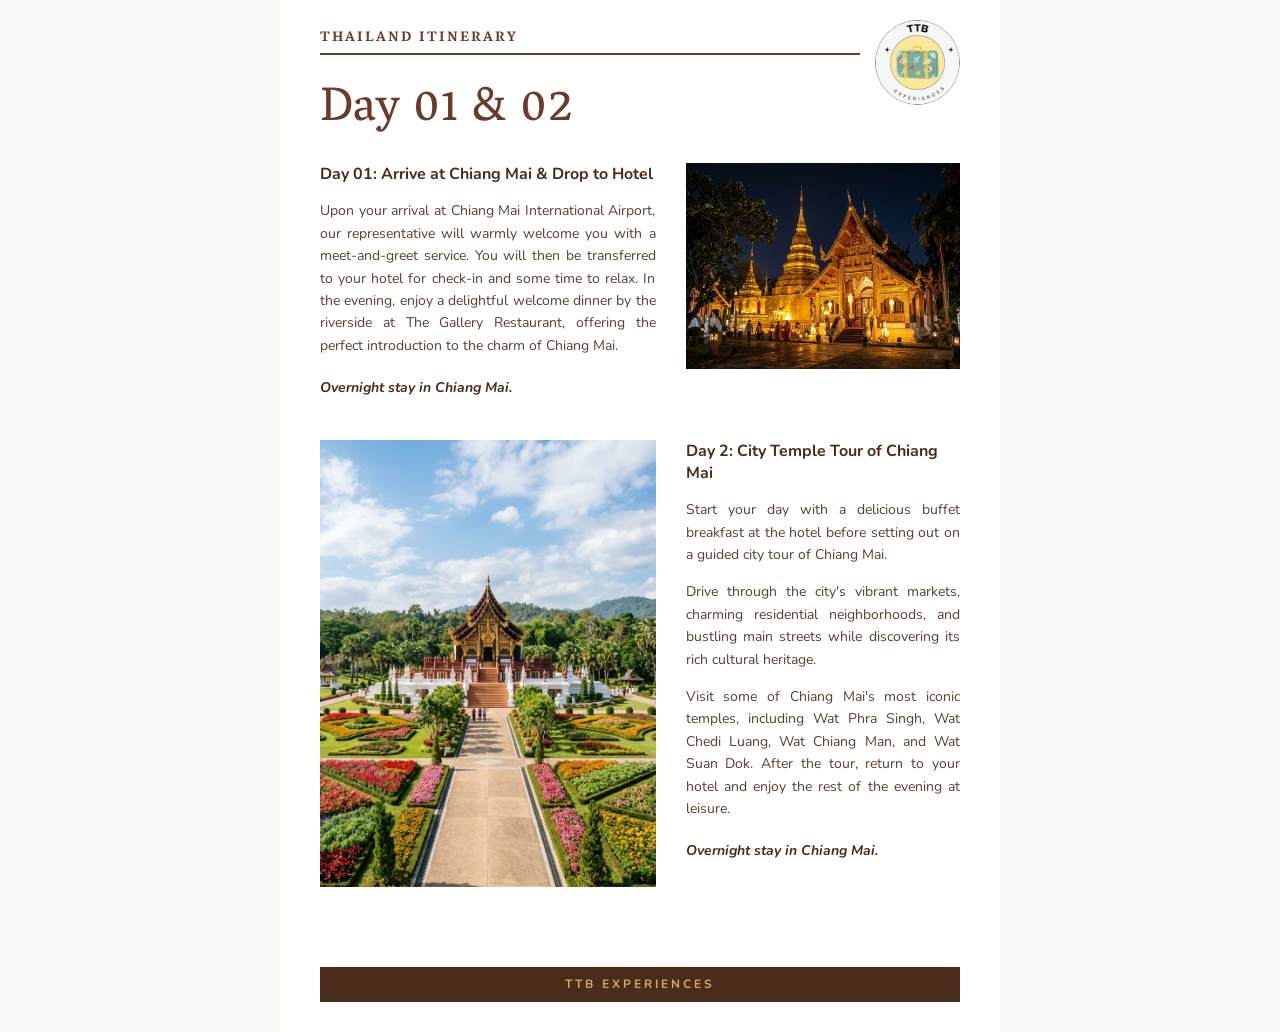
<file: thailand-itinerary/index.html>
<!DOCTYPE html>
<html lang="en">

<head>
  <meta charset="UTF-8">
  <meta name="viewport" content="width=device-width, initial-scale=1.0">
  <meta name="description" id="meta-description" content="Thailand Itinerary">
  <title id="meta-title">Thailand Itinerary | Loading...</title>

  <!-- Fonts -->
  <link rel="preconnect" href="https://fonts.googleapis.com">
  <link rel="preconnect" href="https://fonts.gstatic.com" crossorigin>
  <link
    href="https://fonts.googleapis.com/css2?family=Vesper+Libre:wght@400;500;700;900&family=Nunito:ital,wght@0,400;0,500;0,600;0,700;1,400;1,500;1,600;1,700&family=Playfair+Display:wght@400;700&family=Montserrat:wght@400;700&display=swap"
    rel="stylesheet">

  <!-- Stylesheets (load order per Architecture Doc) -->
  <link rel="stylesheet" href="css/reset.css">
  <link rel="stylesheet" href="css/tokens.css">
  <link rel="stylesheet" href="css/base.css">
  <link rel="stylesheet" href="css/layout.css">
  <link rel="stylesheet" href="css/components/page-header.css">
  <link rel="stylesheet" href="css/components/logo-badge.css">
  <link rel="stylesheet" href="css/components/day-section.css">
  <link rel="stylesheet" href="css/components/page-footer.css">
  <link rel="stylesheet" href="css/utilities.css">
  <link rel="stylesheet" href="css/responsive.css">

  <!-- JavaScript -->
  <script src="js/main.js" defer></script>
  <script src="js/data-loader.js" defer></script>
</head>

<body class="page">

  <!-- Skip to Content Link (accessible, hidden until focused) -->
  <a class="skip-link" href="#main-content" aria-label="Skip to main content">Skip to main content</a>

  <div class="page__wrapper">

    <!-- ===== HEADER ===== -->
    <header class="page-header">
      <p class="page-header__title" id="page-header-title"></p>
      <div class="page-header__divider"></div>

      <!-- TTB Logo Badge -->
      <div class="logo-badge" role="img" aria-label="TTB Experiences logo">
        <img class="logo-badge__img" src="assets/images/logo-icon.png" alt="TTB Experiences logo" width="85"
          height="85">
      </div>
    </header>

    <!-- ===== MAIN CONTENT ===== -->
    <main id="main-content" class="page__content">

      <!-- Main Day Heading -->
      <h1 class="day-heading" id="main-heading"></h1>

      <!-- Container for dynamic days -->
      <div id="days-container"></div>

      <!-- ===== DAY TEMPLATE ===== -->
      <template id="day-template">
        <section class="day-section" aria-labelledby="">
          
          <div class="day-section__image">
            <img class="day-section__img" src="" alt="" loading="lazy" width="" height="">
          </div>

          <div class="day-section__text">
            <h2 class="day-section__title"></h2>
            <div class="day-section__paragraphs"></div>
            <p class="day-section__callout"></p>
          </div>

        </section>
      </template>

    </main>

    <!-- ===== FOOTER ===== -->
    <footer class="page-footer">
      <p class="page-footer__text" id="page-footer-text"></p>
    </footer>

  </div>

</body>

</html>
</file>
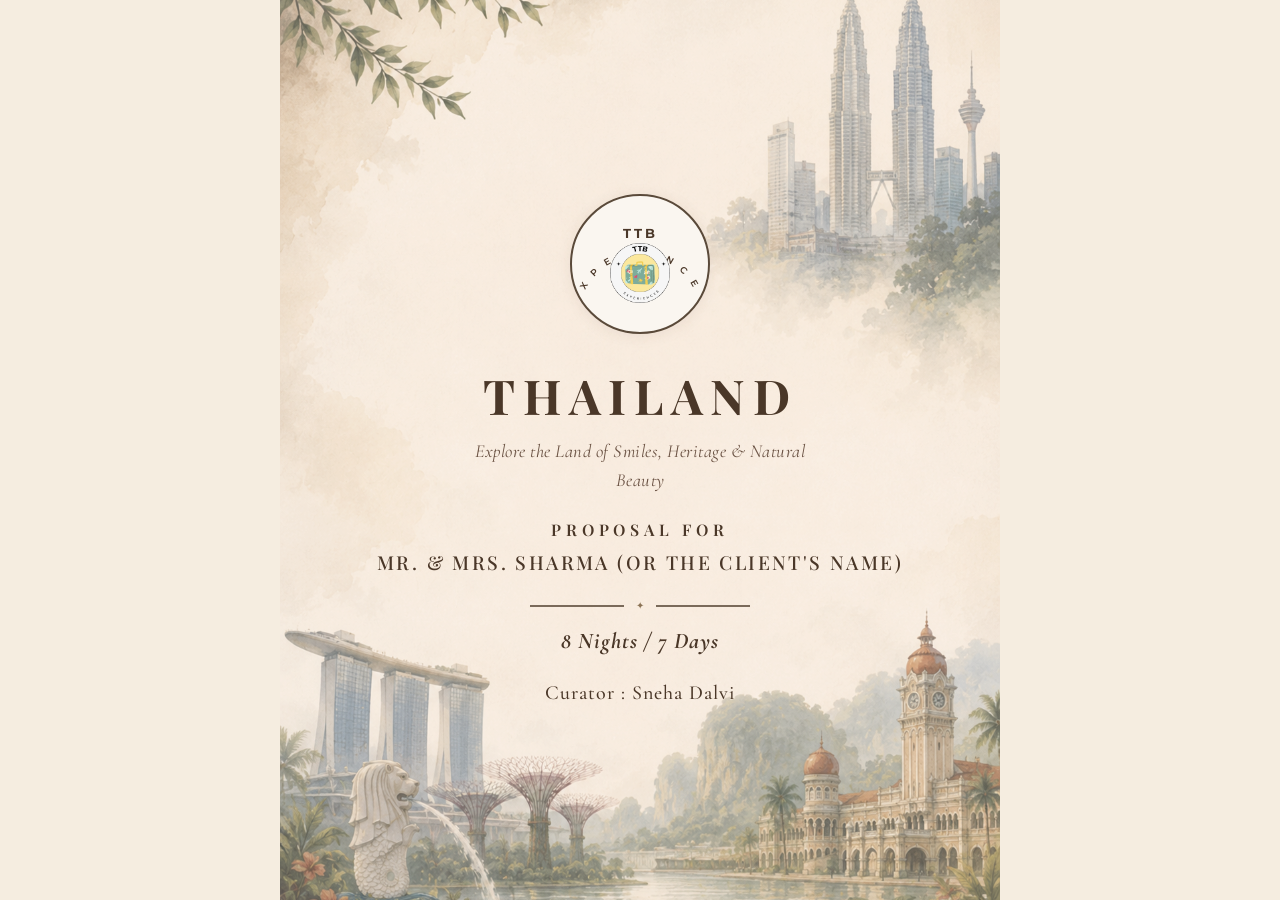
<file: thailand-proposal/index.html>
<!DOCTYPE html>
<html lang="en">
<head>
  <meta charset="UTF-8">
  <meta name="viewport" content="width=device-width, initial-scale=1.0">
  <meta name="description" content="Thailand Travel Proposal - 8 Nights / 7 Days itinerary for Mr. & Mrs. Sharma, curated by Sneha Dalvi. TTB Experiences.">
  <title>Thailand Travel Proposal | TTB Experiences</title>
  <link rel="stylesheet" href="css/styles.css">
</head>
<body>

  <main class="proposal-page" id="proposal-page">

    <!-- Background Watercolor Image -->
    <div class="proposal-page__background" aria-hidden="true">
      <img src="images/background.png" alt="" loading="eager">
    </div>

    <!-- Foreground Content -->
    <div class="proposal-content">

      <!-- Logo -->
      <div class="logo" id="logo" role="img" aria-label="TTB Experiences Logo">
        <!-- Curved "EXPERIENCES" text using SVG -->
        <div class="logo__curved-text-wrapper">
          <svg viewBox="0 0 140 140" xmlns="http://www.w3.org/2000/svg">
            <defs>
              <!-- Arc that curves along the bottom portion of the circle -->
              <path id="curve-bottom" d="M 15,95 A 62,62 0 0,1 125,95" fill="none" />
            </defs>
            <text>
              <textPath href="#curve-bottom" startOffset="50%" text-anchor="middle">
                E X P E R I E N C E S
              </textPath>
            </text>
          </svg>
        </div>

        <span class="logo__text-ttb">TTB</span>
        <img
          class="logo__icon"
          src="images/logo-icon.png"
          alt="Travel suitcase icon"
          width="60"
          height="60"
        >
      </div>

      <!-- Destination Heading -->
      <h1 class="heading-destination" id="heading-destination">
        Thailand
      </h1>

      <!-- Tagline -->
      <p class="tagline" id="tagline">
        Explore the Land of Smiles, Heritage &amp; Natural Beauty
      </p>

      <!-- Proposal Section -->
      <p class="proposal-label" id="proposal-label">
        Proposal For
      </p>
      <p class="client-name" id="client-name">
        MR. &amp; MRS. SHARMA (or the client's name)
      </p>

      <!-- Decorative Divider -->
      <div class="divider" id="divider" role="separator" aria-hidden="true">
        <hr class="divider__line">
        <span class="divider__star">✦</span>
        <hr class="divider__line">
      </div>

      <!-- Trip Duration -->
      <p class="trip-duration" id="trip-duration">
        8 Nights / 7 Days
      </p>

      <!-- Curator Credit -->
      <p class="curator" id="curator">
        Curator : Sneha Dalvi
      </p>

    </div>

  </main>

</body>
</html>
</file>
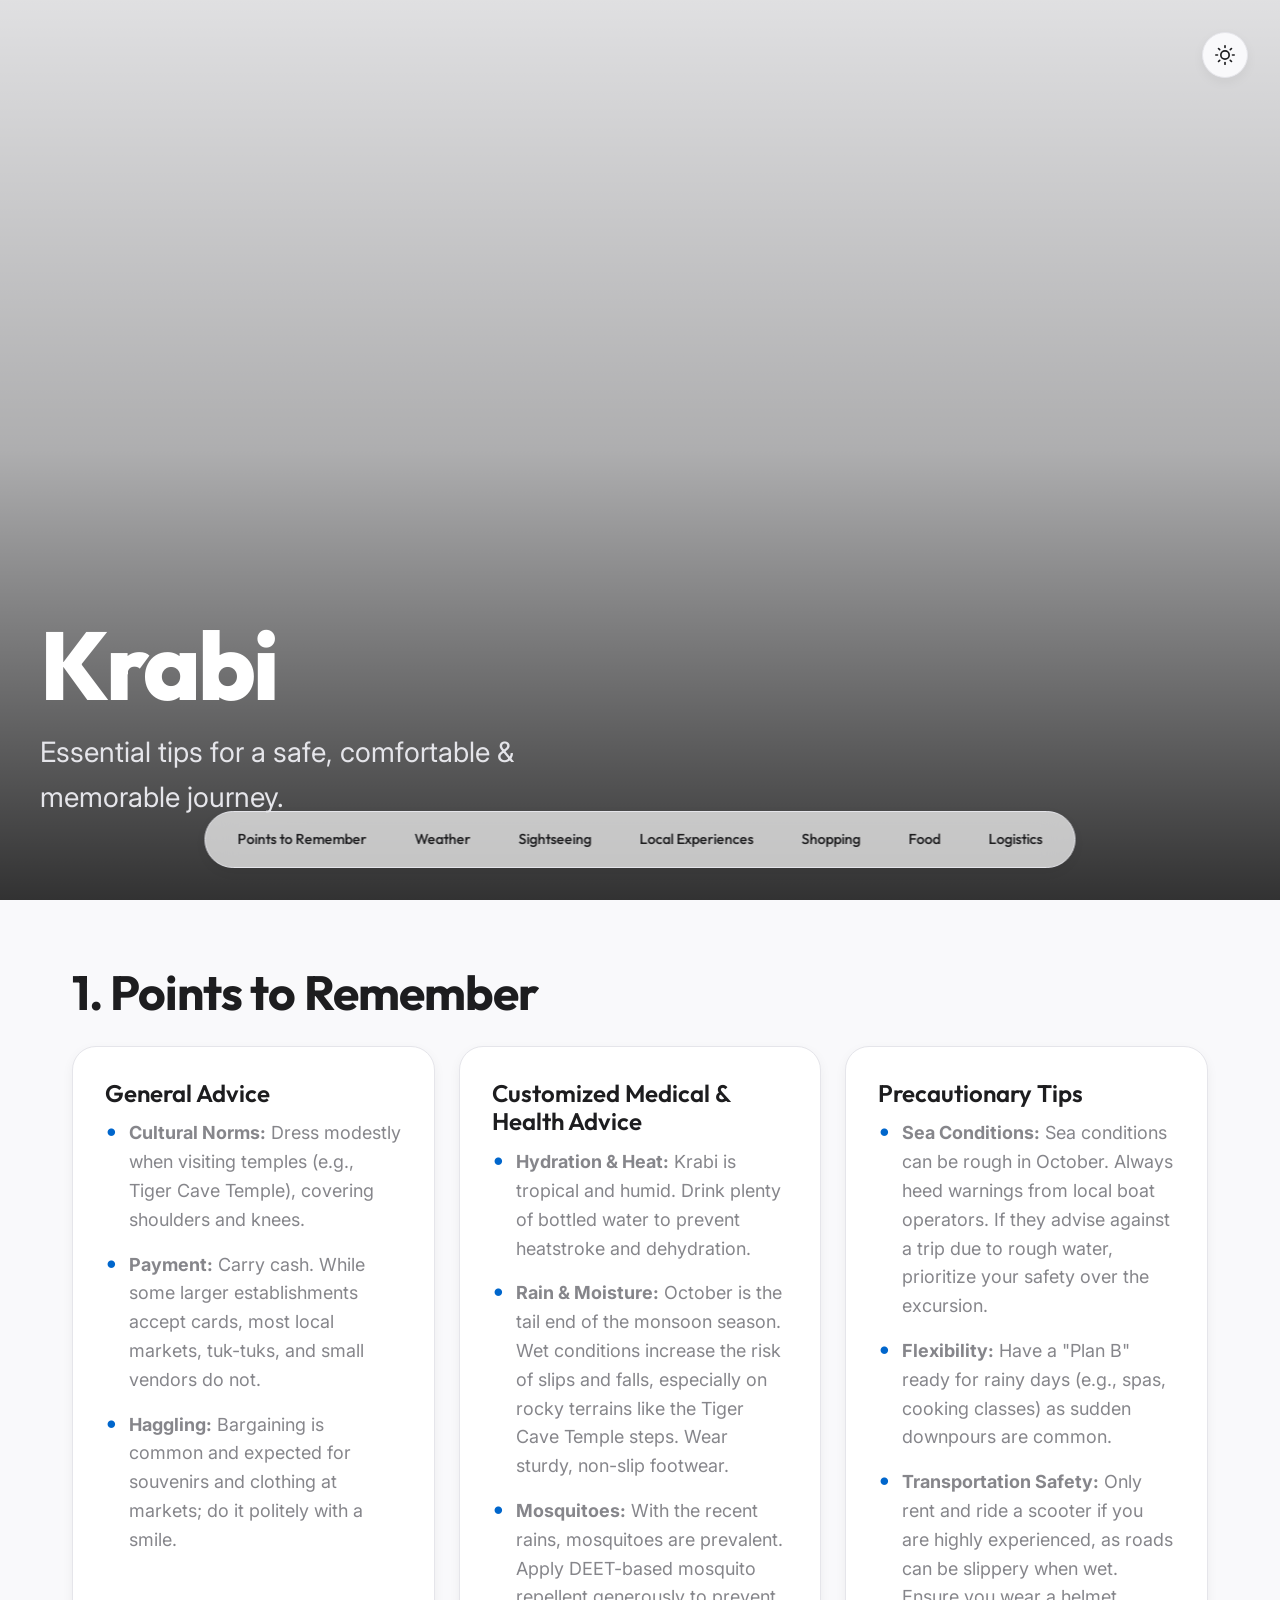
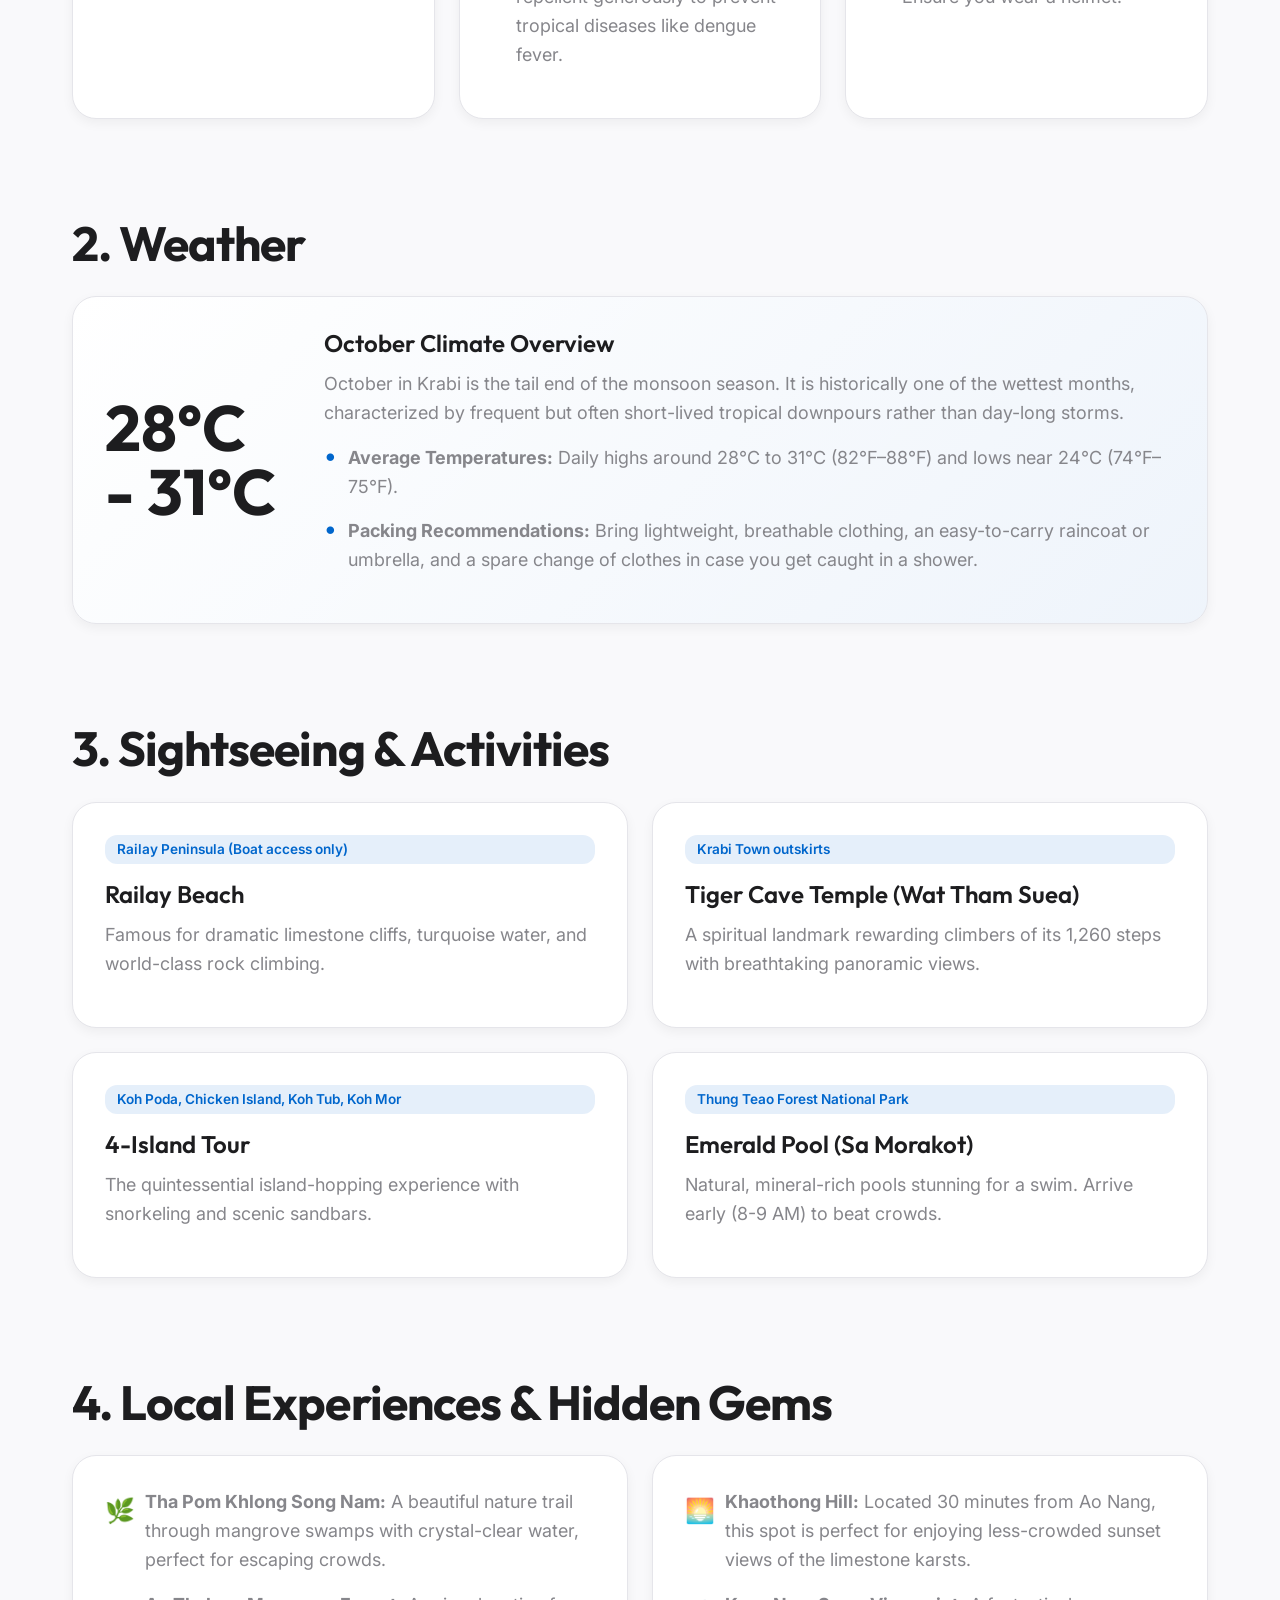
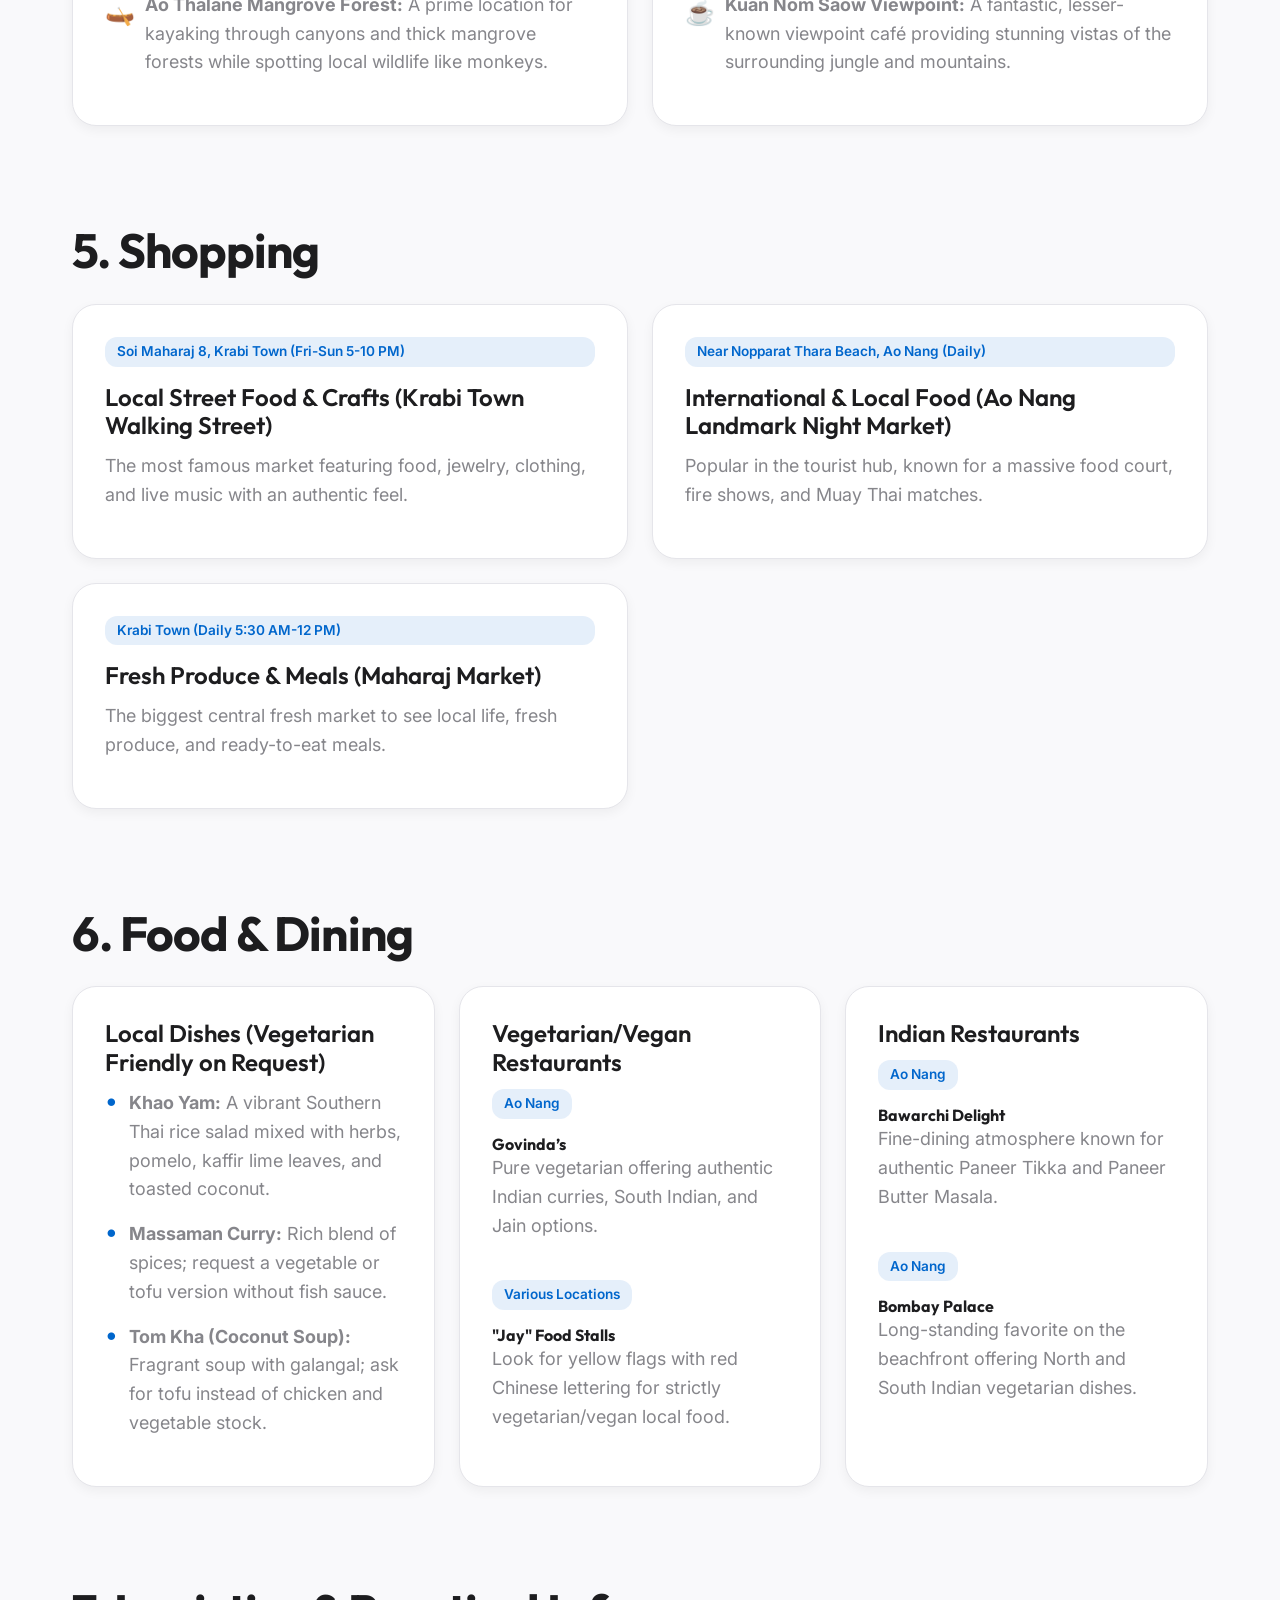
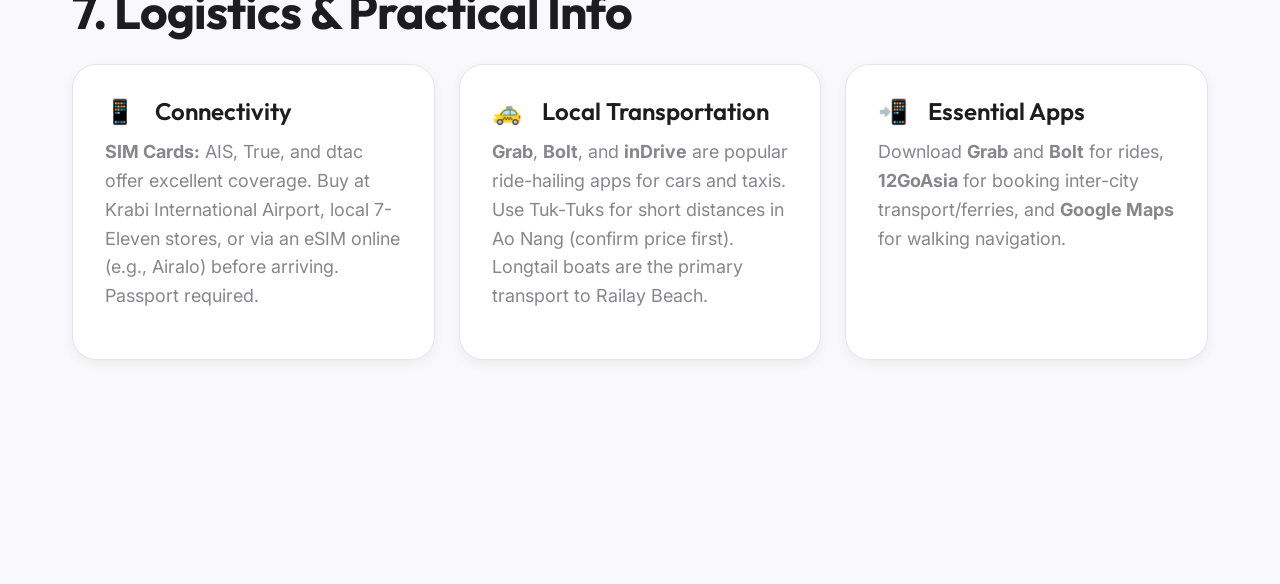
<file: Krabi.html>
<!DOCTYPE html>
<html lang="en">
<head>
    <meta charset="UTF-8">
    <meta name="viewport" content="width=device-width, initial-scale=1.0">
    <title>Krabi Travel Guide - TTB Experiences</title>
    <meta name="description" content="Essential tips for a safe, comfortable & memorable journey to Krabi.">
    <link rel="stylesheet" href="krabi_styles.css">
    <script>
        (function() {
            const savedTheme = localStorage.getItem('theme');
            if (savedTheme === 'dark' || savedTheme === 'light') {
                document.documentElement.setAttribute('data-theme', savedTheme);
            }
        })();
    </script>
</head>
<body>

    <!-- Floating Action Button -->
    <div class="fab-container">
        <button class="fab-btn" id="theme-toggle" aria-label="Toggle Theme" style="padding: 0.75rem;">
            <svg id="theme-icon" width="20" height="20" viewBox="0 0 24 24" fill="none" stroke="currentColor" stroke-width="2" stroke-linecap="round" stroke-linejoin="round">
                <circle cx="12" cy="12" r="5"></circle><line x1="12" y1="1" x2="12" y2="3"></line><line x1="12" y1="21" x2="12" y2="23"></line><line x1="4.22" y1="4.22" x2="5.64" y2="5.64"></line><line x1="18.36" y1="18.36" x2="19.78" y2="19.78"></line><line x1="1" y1="12" x2="3" y2="12"></line><line x1="21" y1="12" x2="23" y2="12"></line><line x1="4.22" y1="19.78" x2="5.64" y2="18.36"></line><line x1="18.36" y1="5.64" x2="19.78" y2="4.22"></line>
            </svg>
        </button>
    </div>

    <!-- Floating Navigation Island -->
    <nav class="nav-island" aria-label="Table of Contents">
        <a href="#points-to-remember" class="nav-link">Points to Remember</a>
        <a href="#weather" class="nav-link">Weather</a>
        <a href="#sightseeing" class="nav-link">Sightseeing</a>
        <a href="#local-experiences" class="nav-link">Local Experiences</a>
        <a href="#shopping" class="nav-link">Shopping</a>
        <a href="#food" class="nav-link">Food</a>
        <a href="#logistics" class="nav-link">Logistics</a>
    </nav>

    <!-- Hero Section -->
    <header class="hero">
        <div class="hero-content">
            <h1>Krabi</h1>
            <p>Essential tips for a safe, comfortable & memorable journey.</p>
        </div>
    </header>

    <main>
        <!-- Section 1: Points to Remember -->
        <section id="points-to-remember" class="reveal">
            <h2>1. Points to Remember</h2>
            <div class="bento-grid col-3">
                <article class="bento-card">
                    <h3>General Advice</h3>
                    <ul>
                        <li><strong>Cultural Norms:</strong> Dress modestly when visiting temples (e.g., Tiger Cave Temple), covering shoulders and knees.</li>
                        <li><strong>Payment:</strong> Carry cash. While some larger establishments accept cards, most local markets, tuk-tuks, and small vendors do not.</li>
                        <li><strong>Haggling:</strong> Bargaining is common and expected for souvenirs and clothing at markets; do it politely with a smile.</li>
                    </ul>
                </article>

                <article class="bento-card">
                    <h3>Customized Medical & Health Advice</h3>
                    <ul>
                        <li><strong>Hydration & Heat:</strong> Krabi is tropical and humid. Drink plenty of bottled water to prevent heatstroke and dehydration.</li>
                        <li><strong>Rain & Moisture:</strong> October is the tail end of the monsoon season. Wet conditions increase the risk of slips and falls, especially on rocky terrains like the Tiger Cave Temple steps. Wear sturdy, non-slip footwear.</li>
                        <li><strong>Mosquitoes:</strong> With the recent rains, mosquitoes are prevalent. Apply DEET-based mosquito repellent generously to prevent tropical diseases like dengue fever.</li>
                    </ul>
                </article>

                <article class="bento-card">
                    <h3>Precautionary Tips</h3>
                    <ul>
                        <li><strong>Sea Conditions:</strong> Sea conditions can be rough in October. Always heed warnings from local boat operators. If they advise against a trip due to rough water, prioritize your safety over the excursion.</li>
                        <li><strong>Flexibility:</strong> Have a "Plan B" ready for rainy days (e.g., spas, cooking classes) as sudden downpours are common.</li>
                        <li><strong>Transportation Safety:</strong> Only rent and ride a scooter if you are highly experienced, as roads can be slippery when wet. Ensure you wear a helmet.</li>
                    </ul>
                </article>
            </div>
        </section>

        <!-- Section 2: Weather -->
        <section id="weather" class="reveal">
            <h2>2. Weather</h2>
            <div class="bento-grid">
                <article class="bento-card weather-card">
                    <div class="weather-metric">28°C<br>- 31°C</div>
                    <div class="weather-details">
                        <h3>October Climate Overview</h3>
                        <p>October in Krabi is the tail end of the monsoon season. It is historically one of the wettest months, characterized by frequent but often short-lived tropical downpours rather than day-long storms.</p>
                        <ul>
                            <li><strong>Average Temperatures:</strong> Daily highs around 28°C to 31°C (82°F–88°F) and lows near 24°C (74°F–75°F).</li>
                            <li><strong>Packing Recommendations:</strong> Bring lightweight, breathable clothing, an easy-to-carry raincoat or umbrella, and a spare change of clothes in case you get caught in a shower.</li>
                        </ul>
                    </div>
                </article>
            </div>
        </section>

        <!-- Section 3: Sightseeing & Activities -->
        <section id="sightseeing" class="reveal">
            <h2>3. Sightseeing & Activities</h2>
            <div class="bento-grid col-2">
                <article class="bento-card">
                    <span class="badge">Railay Peninsula (Boat access only)</span>
                    <h3>Railay Beach</h3>
                    <p>Famous for dramatic limestone cliffs, turquoise water, and world-class rock climbing.</p>
                </article>

                <article class="bento-card">
                    <span class="badge">Krabi Town outskirts</span>
                    <h3>Tiger Cave Temple (Wat Tham Suea)</h3>
                    <p>A spiritual landmark rewarding climbers of its 1,260 steps with breathtaking panoramic views.</p>
                </article>

                <article class="bento-card">
                    <span class="badge">Koh Poda, Chicken Island, Koh Tub, Koh Mor</span>
                    <h3>4-Island Tour</h3>
                    <p>The quintessential island-hopping experience with snorkeling and scenic sandbars.</p>
                </article>

                <article class="bento-card">
                    <span class="badge">Thung Teao Forest National Park</span>
                    <h3>Emerald Pool (Sa Morakot)</h3>
                    <p>Natural, mineral-rich pools stunning for a swim. Arrive early (8-9 AM) to beat crowds.</p>
                </article>
            </div>
        </section>

        <!-- Section 4: Local Experiences & Hidden Gems -->
        <section id="local-experiences" class="reveal">
            <h2>4. Local Experiences & Hidden Gems</h2>
            <div class="bento-grid col-2">
                <article class="bento-card">
                    <ul class="icon-list">
                        <li>
                            <span class="icon-wrap">🌿</span>
                            <strong>Tha Pom Khlong Song Nam:</strong> A beautiful nature trail through mangrove swamps with crystal-clear water, perfect for escaping crowds.
                        </li>
                        <li>
                            <span class="icon-wrap">🛶</span>
                            <strong>Ao Thalane Mangrove Forest:</strong> A prime location for kayaking through canyons and thick mangrove forests while spotting local wildlife like monkeys.
                        </li>
                    </ul>
                </article>
                <article class="bento-card">
                    <ul class="icon-list">
                        <li>
                            <span class="icon-wrap">🌅</span>
                            <strong>Khaothong Hill:</strong> Located 30 minutes from Ao Nang, this spot is perfect for enjoying less-crowded sunset views of the limestone karsts.
                        </li>
                        <li>
                            <span class="icon-wrap">☕</span>
                            <strong>Kuan Nom Saow Viewpoint:</strong> A fantastic, lesser-known viewpoint café providing stunning vistas of the surrounding jungle and mountains.
                        </li>
                    </ul>
                </article>
            </div>
        </section>

        <!-- Section 5: Shopping -->
        <section id="shopping" class="reveal">
            <h2>5. Shopping</h2>
            <div class="bento-grid col-2">
                <article class="bento-card">
                    <span class="badge">Soi Maharaj 8, Krabi Town (Fri-Sun 5-10 PM)</span>
                    <h3>Local Street Food & Crafts (Krabi Town Walking Street)</h3>
                    <p>The most famous market featuring food, jewelry, clothing, and live music with an authentic feel.</p>
                </article>

                <article class="bento-card">
                    <span class="badge">Near Nopparat Thara Beach, Ao Nang (Daily)</span>
                    <h3>International & Local Food (Ao Nang Landmark Night Market)</h3>
                    <p>Popular in the tourist hub, known for a massive food court, fire shows, and Muay Thai matches.</p>
                </article>

                <article class="bento-card">
                    <span class="badge">Krabi Town (Daily 5:30 AM-12 PM)</span>
                    <h3>Fresh Produce & Meals (Maharaj Market)</h3>
                    <p>The biggest central fresh market to see local life, fresh produce, and ready-to-eat meals.</p>
                </article>
            </div>
        </section>

        <!-- Section 6: Food & Dining -->
        <section id="food" class="reveal">
            <h2>6. Food & Dining</h2>
            <div class="bento-grid col-3">
                <article class="bento-card">
                    <h3>Local Dishes (Vegetarian Friendly on Request)</h3>
                    <ul>
                        <li><strong>Khao Yam:</strong> A vibrant Southern Thai rice salad mixed with herbs, pomelo, kaffir lime leaves, and toasted coconut.</li>
                        <li><strong>Massaman Curry:</strong> Rich blend of spices; request a vegetable or tofu version without fish sauce.</li>
                        <li><strong>Tom Kha (Coconut Soup):</strong> Fragrant soup with galangal; ask for tofu instead of chicken and vegetable stock.</li>
                    </ul>
                </article>

                <article class="bento-card">
                    <h3>Vegetarian/Vegan Restaurants</h3>
                    <div style="margin-bottom: 1.5rem;">
                        <span class="badge">Ao Nang</span>
                        <h4>Govinda’s</h4>
                        <p>Pure vegetarian offering authentic Indian curries, South Indian, and Jain options.</p>
                    </div>
                    <div>
                        <span class="badge">Various Locations</span>
                        <h4>"Jay" Food Stalls</h4>
                        <p>Look for yellow flags with red Chinese lettering for strictly vegetarian/vegan local food.</p>
                    </div>
                </article>

                <article class="bento-card">
                    <h3>Indian Restaurants</h3>
                    <div style="margin-bottom: 1.5rem;">
                        <span class="badge">Ao Nang</span>
                        <h4>Bawarchi Delight</h4>
                        <p>Fine-dining atmosphere known for authentic Paneer Tikka and Paneer Butter Masala.</p>
                    </div>
                    <div>
                        <span class="badge">Ao Nang</span>
                        <h4>Bombay Palace</h4>
                        <p>Long-standing favorite on the beachfront offering North and South Indian vegetarian dishes.</p>
                    </div>
                </article>
            </div>
        </section>

        <!-- Section 7: Logistics & Practical Info -->
        <section id="logistics" class="reveal">
            <h2>7. Logistics & Practical Info</h2>
            <div class="bento-grid col-3">
                <article class="bento-card">
                    <h3><span style="font-size: 1.5rem; margin-right: 0.5rem;">📱</span> Connectivity</h3>
                    <p><strong>SIM Cards:</strong> AIS, True, and dtac offer excellent coverage. Buy at Krabi International Airport, local 7-Eleven stores, or via an eSIM online (e.g., Airalo) before arriving. Passport required.</p>
                </article>

                <article class="bento-card">
                    <h3><span style="font-size: 1.5rem; margin-right: 0.5rem;">🚕</span> Local Transportation</h3>
                    <p><strong>Grab</strong>, <strong>Bolt</strong>, and <strong>inDrive</strong> are popular ride-hailing apps for cars and taxis. Use Tuk-Tuks for short distances in Ao Nang (confirm price first). Longtail boats are the primary transport to Railay Beach.</p>
                </article>

                <article class="bento-card">
                    <h3><span style="font-size: 1.5rem; margin-right: 0.5rem;">📲</span> Essential Apps</h3>
                    <p>Download <strong>Grab</strong> and <strong>Bolt</strong> for rides, <strong>12GoAsia</strong> for booking inter-city transport/ferries, and <strong>Google Maps</strong> for walking navigation.</p>
                </article>
            </div>
        </section>
    </main>

    <script>
        // Micro-animations: Intersection Observer for Scroll Reveals
        document.addEventListener('DOMContentLoaded', () => {
            const reveals = document.querySelectorAll('.reveal');
            
            const observerOptions = {
                root: null,
                rootMargin: '0px',
                threshold: 0.15
            };
            
            const observer = new IntersectionObserver((entries, observer) => {
                entries.forEach(entry => {
                    if (entry.isIntersecting) {
                        entry.target.classList.add('visible');
                    }
                });
            }, observerOptions);
            
            reveals.forEach(reveal => {
                observer.observe(reveal);
            });
            
            // Theme Toggle Logic
            const toggleBtn = document.getElementById('theme-toggle');
            const themeIcon = document.getElementById('theme-icon');
            
            const sunIcon = `<circle cx="12" cy="12" r="5"></circle><line x1="12" y1="1" x2="12" y2="3"></line><line x1="12" y1="21" x2="12" y2="23"></line><line x1="4.22" y1="4.22" x2="5.64" y2="5.64"></line><line x1="18.36" y1="18.36" x2="19.78" y2="19.78"></line><line x1="1" y1="12" x2="3" y2="12"></line><line x1="21" y1="12" x2="23" y2="12"></line><line x1="4.22" y1="19.78" x2="5.64" y2="18.36"></line><line x1="18.36" y1="5.64" x2="19.78" y2="4.22"></line>`;
            const moonIcon = `<path d="M21 12.79A9 9 0 1 1 11.21 3 7 7 0 0 0 21 12.79z"></path>`;
            
            // Initial Icon check based on applied theme or system pref
            const currentTheme = document.documentElement.getAttribute('data-theme');
            const prefersDark = window.matchMedia('(prefers-color-scheme: dark)').matches;
            
            if (currentTheme === 'dark' || (currentTheme !== 'light' && prefersDark)) {
                themeIcon.innerHTML = moonIcon;
            } else {
                themeIcon.innerHTML = sunIcon;
            }

            toggleBtn.addEventListener('click', () => {
                let targetTheme;
                const activeTheme = document.documentElement.getAttribute('data-theme');
                
                if (activeTheme === 'dark' || (activeTheme !== 'light' && window.matchMedia('(prefers-color-scheme: dark)').matches)) {
                    targetTheme = 'light';
                    themeIcon.innerHTML = sunIcon;
                } else {
                    targetTheme = 'dark';
                    themeIcon.innerHTML = moonIcon;
                }
                
                document.documentElement.setAttribute('data-theme', targetTheme);
                localStorage.setItem('theme', targetTheme);
            });
        });
    </script>
</body>
</html>
</file>
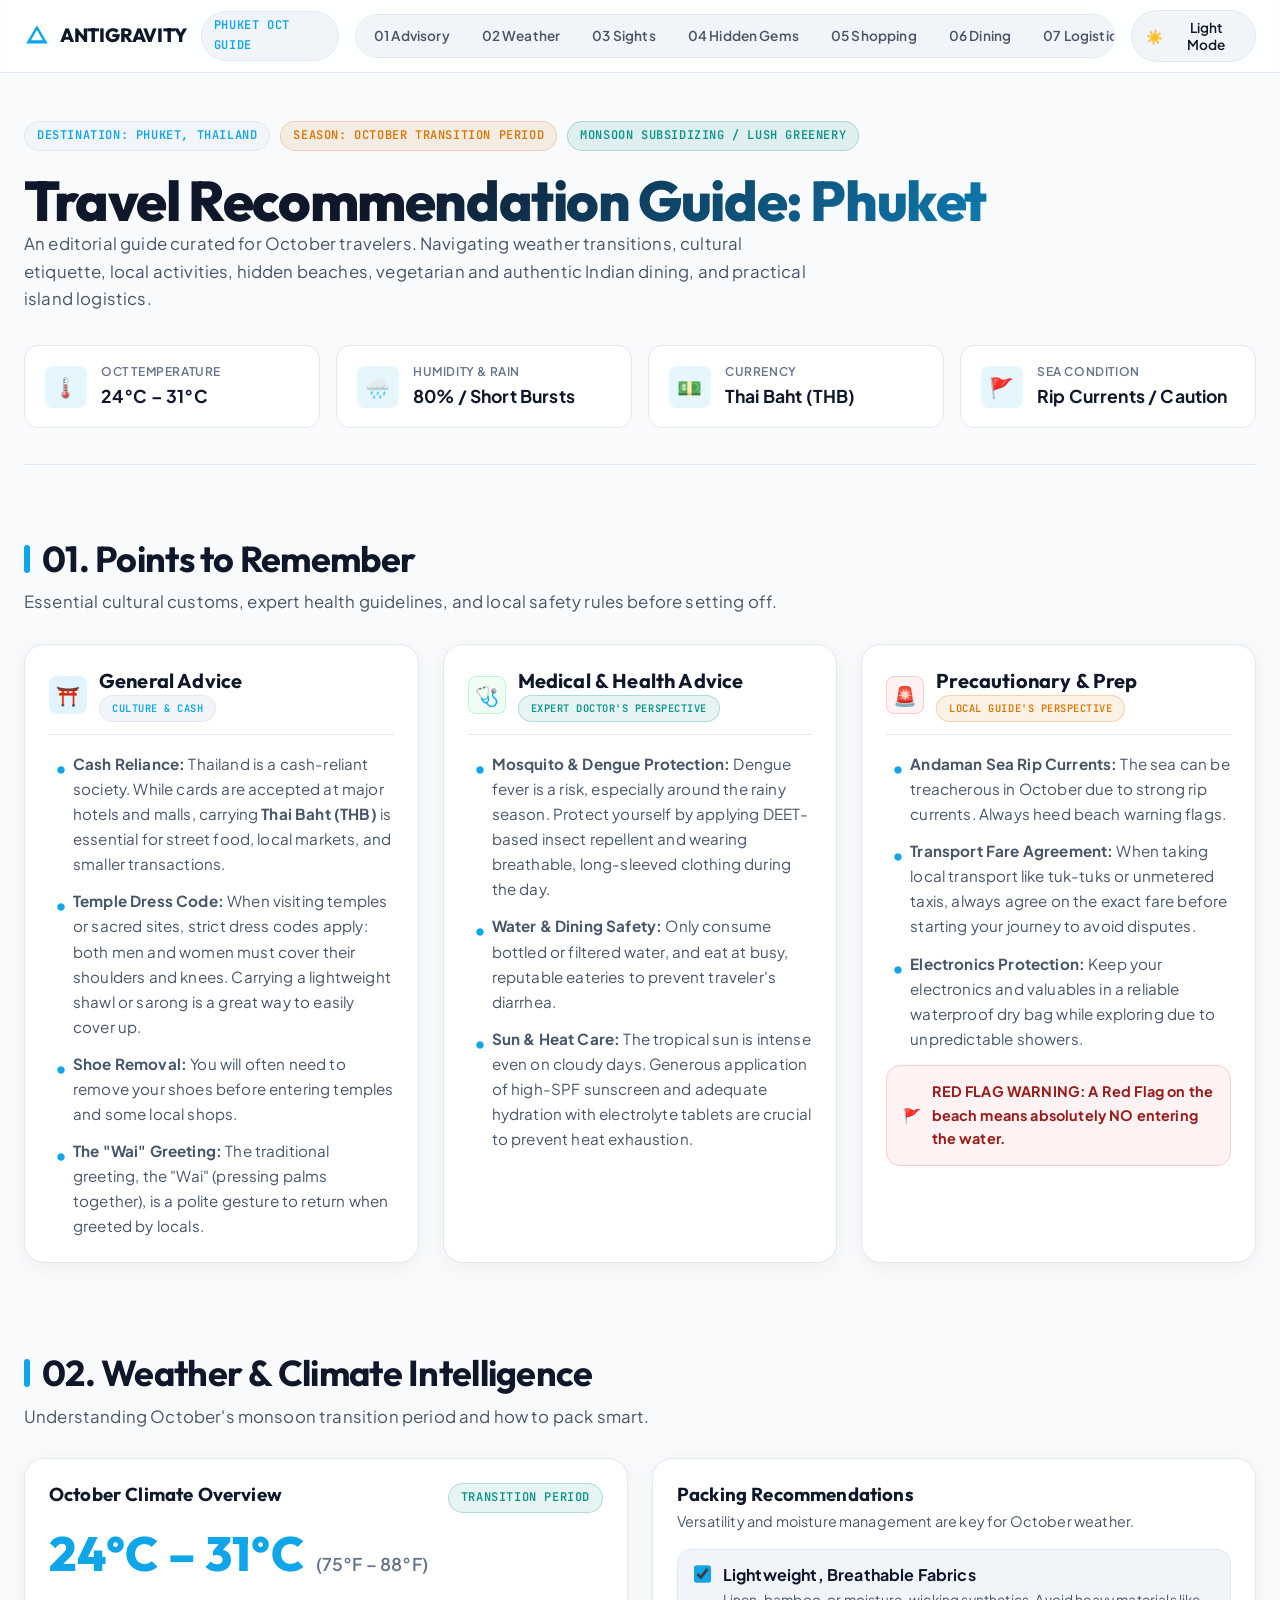
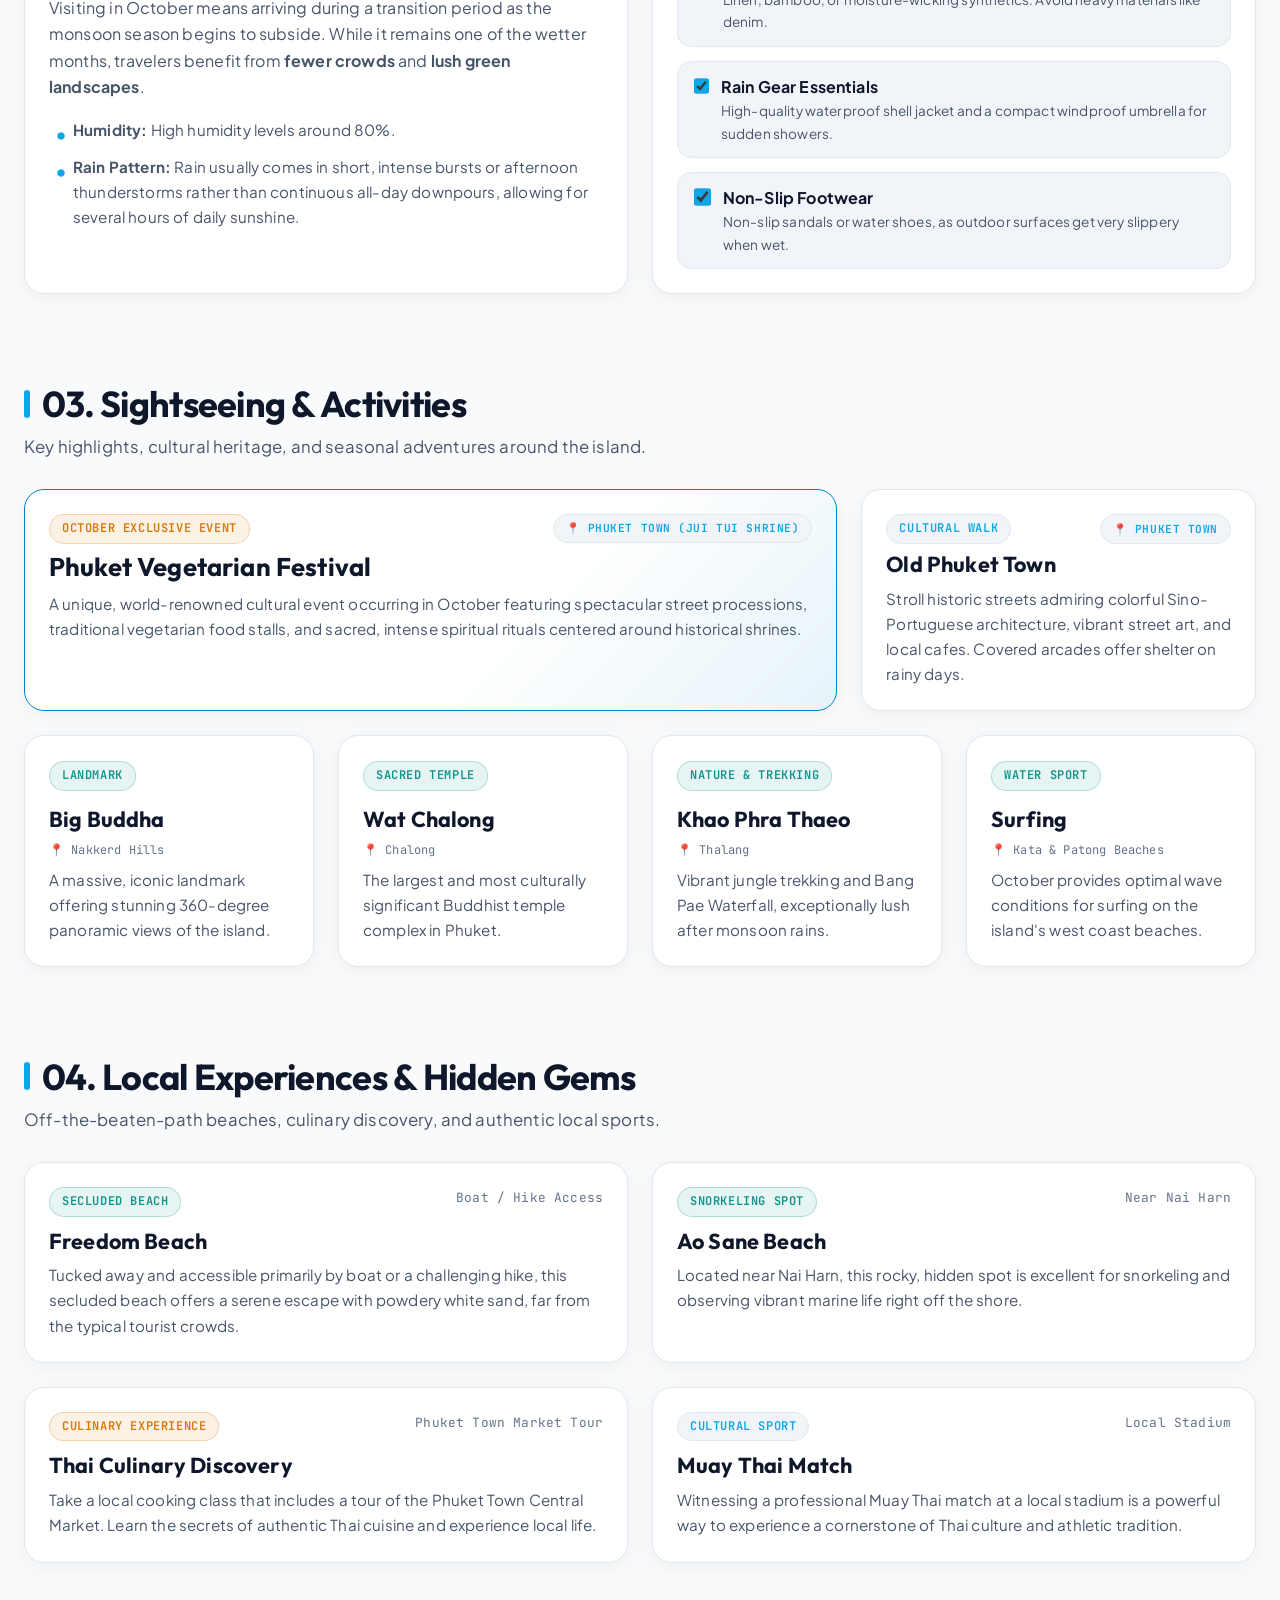
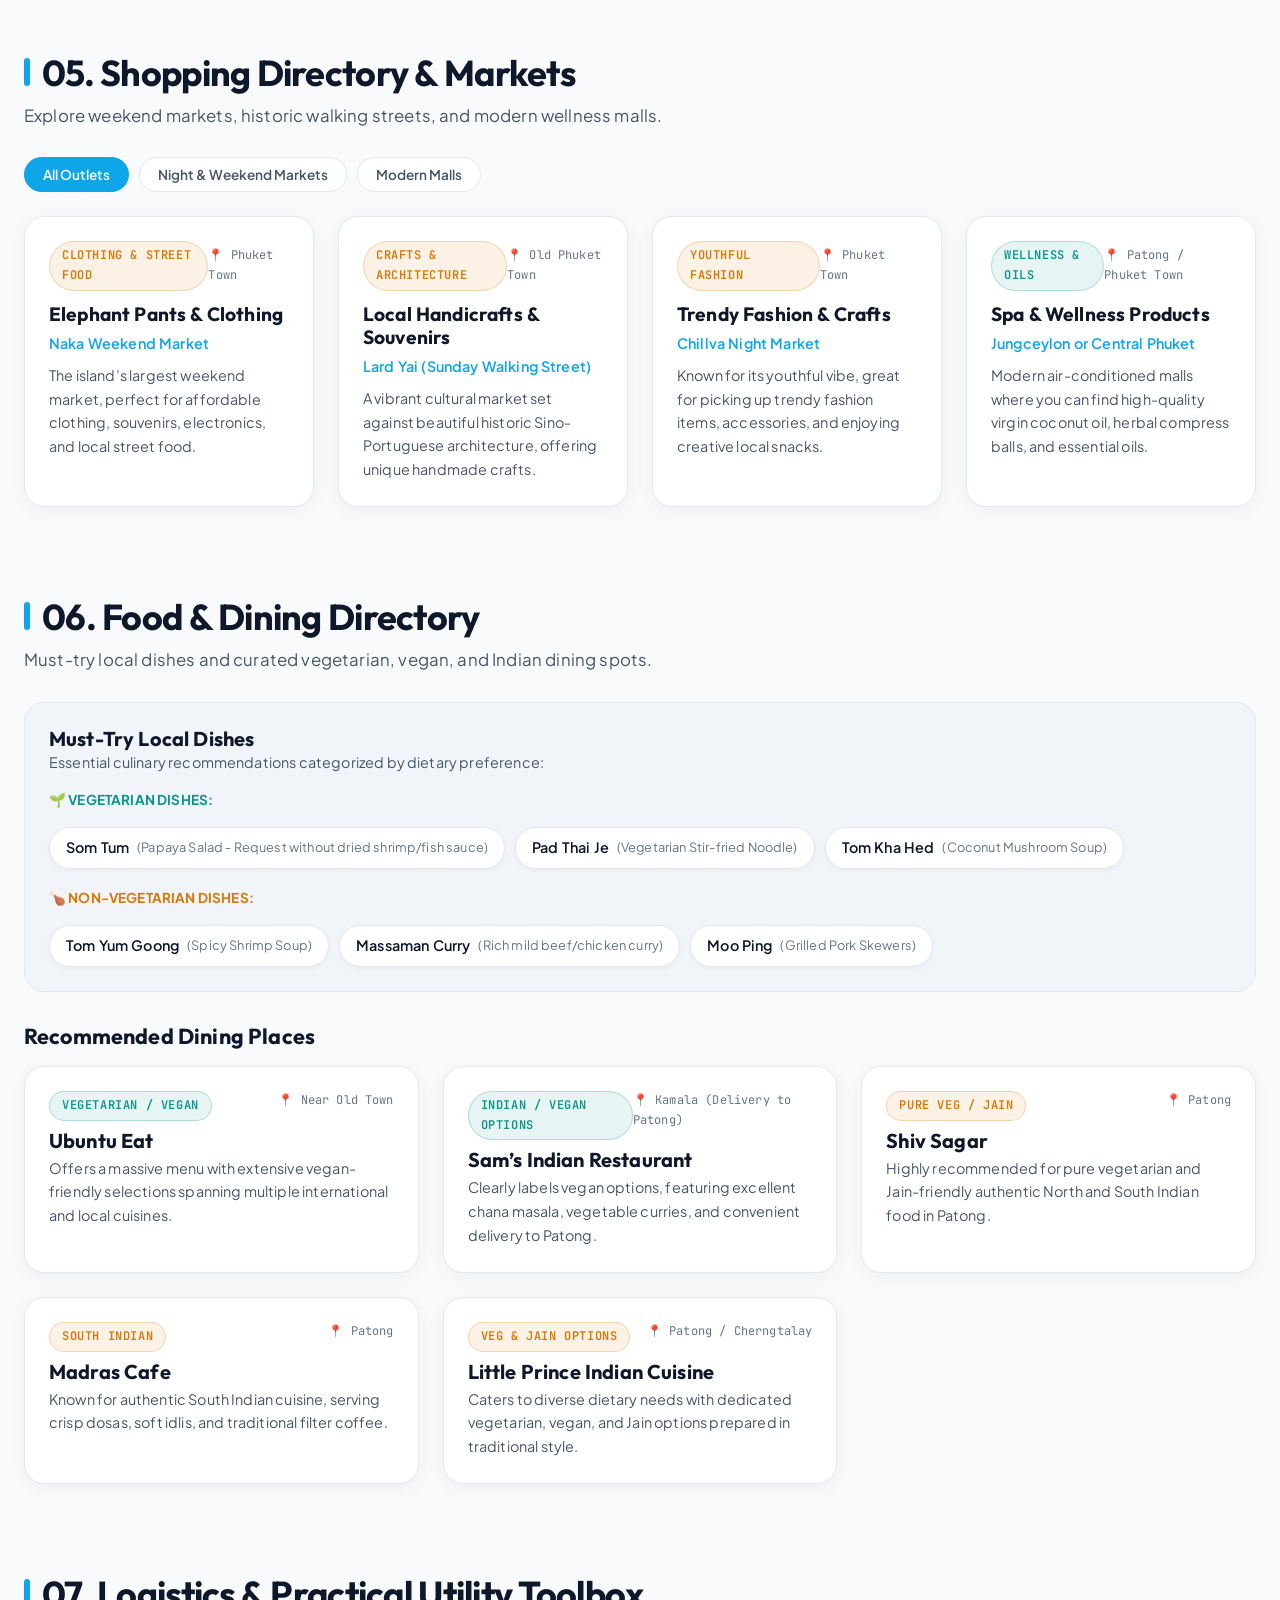
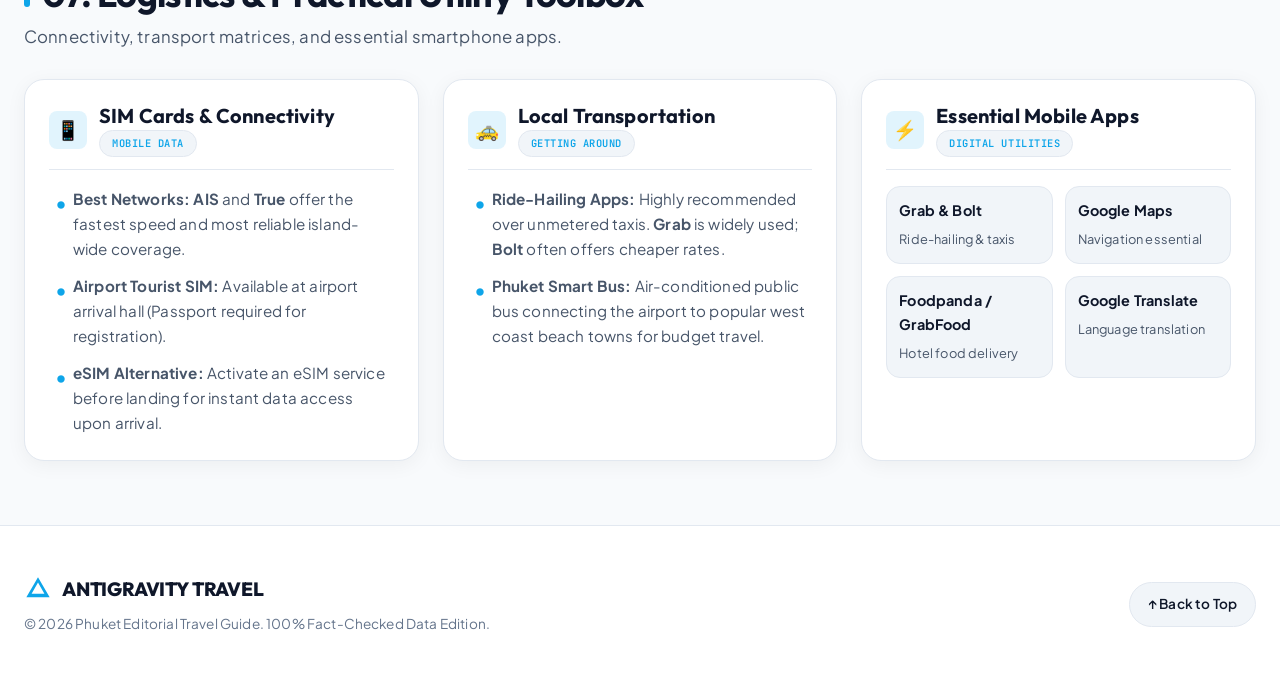
<file: Phuket.html>
<!DOCTYPE html>
<html lang="en" data-theme="light">
<head>
  <meta charset="UTF-8">
  <meta name="viewport" content="width=device-width, initial-scale=1.0">
  <title>Phuket Travel Guide | October Editorial Edition</title>
  <meta name="description" content="An editorial, high-end travel guide for Phuket in October. Discover weather tips, essential advice, bento activities, dining, shopping, and logistics.">

  <!-- Google Fonts -->
  <link rel="preconnect" href="https://fonts.googleapis.com">
  <link rel="preconnect" href="https://fonts.gstatic.com" crossorigin>
  <link href="https://fonts.googleapis.com/css2?family=JetBrains+Mono:wght@500;600&family=Outfit:wght@500;600;700;800&family=Plus+Jakarta+Sans:wght@400;500;600;700&display=swap" rel="stylesheet">

  <style>
    /* ==========================================
       1. DESIGN TOKENS & THEMING SYSTEM
       ========================================== */
    :root {
      /* Theme 1: Light Theme - Phuket Sunburst */
      --bg-canvas: #F8FAFC;
      --surface-card: #FFFFFF;
      --surface-subtle: #F1F5F9;
      --surface-glass: rgba(255, 255, 255, 0.85);
      --border-subtle: #E2E8F0;
      --border-accent: #0284C7;
      --text-primary: #0F172A;
      --text-secondary: #475569;
      --text-muted: #64748B;

      --accent-primary: #0EA5E9;
      --accent-primary-hover: #0284C7;
      --accent-teal: #0D9488;
      --accent-amber: #D97706;

      --alert-danger-bg: #FEF2F2;
      --alert-danger-text: #991B1B;
      --alert-danger-border: #FECACA;
      --alert-medical-bg: #F0FDF4;
      --alert-medical-text: #166534;
      --alert-medical-border: #BBF7D0;

      --shadow-elevation-1: 0 4px 20px rgba(0, 0, 0, 0.05);
      --shadow-hover: 0 12px 30px rgba(14, 165, 233, 0.12);
      
      --radius-sm: 8px;
      --radius-md: 14px;
      --radius-lg: 20px;
      --radius-pill: 9999px;

      --font-display: 'Outfit', sans-serif;
      --font-body: 'Plus Jakarta Sans', sans-serif;
      --font-mono: 'JetBrains Mono', monospace;

      --transition-fast: 150ms cubic-bezier(0.16, 1, 0.3, 1);
      --transition-smooth: 250ms cubic-bezier(0.16, 1, 0.3, 1);
      --transition-theme: background-color 350ms ease, color 350ms ease, border-color 350ms ease;
    }

    [data-theme="dark"] {
      /* Theme 2: Dark Theme - Andaman Twilight */
      --bg-canvas: #090D16;
      --surface-card: #111827;
      --surface-subtle: #1F2937;
      --surface-glass: rgba(17, 24, 39, 0.85);
      --border-subtle: #1F2937;
      --border-accent: #38BDF8;
      --text-primary: #F8FAFC;
      --text-secondary: #94A3B8;
      --text-muted: #64748B;

      --accent-primary: #38BDF8;
      --accent-primary-hover: #7DD3FC;
      --accent-teal: #2DD4BF;
      --accent-amber: #FBBF24;

      --alert-danger-bg: #350909;
      --alert-danger-text: #FCA5A5;
      --alert-danger-border: #7F1D1D;
      --alert-medical-bg: #052E16;
      --alert-medical-text: #86EFAC;
      --alert-medical-border: #14532D;

      --shadow-elevation-1: 0 8px 30px rgba(0, 0, 0, 0.40);
      --shadow-hover: 0 12px 35px rgba(56, 189, 248, 0.18);
    }

    /* ==========================================
       2. GLOBAL RESET & BASE STYLES
       ========================================== */
    *, *::before, *::after {
      box-sizing: border-box;
      margin: 0;
      padding: 0;
    }

    html {
      scroll-behavior: smooth;
      font-size: 16px;
    }

    body {
      background-color: var(--bg-canvas);
      color: var(--text-primary);
      font-family: var(--font-body);
      line-height: 1.65;
      letter-spacing: 0.01em;
      transition: var(--transition-theme);
      -webkit-font-smoothing: antialiased;
    }

    /* Focus Ring Accessibility */
    :focus-visible {
      outline: 2px solid var(--border-accent);
      outline-offset: 4px;
    }

    /* Layout Container */
    .container {
      width: 100%;
      max-width: 1360px;
      margin: 0 auto;
      padding: 0 24px;
    }

    @media (max-width: 640px) {
      .container {
        padding: 0 16px;
      }
    }

    /* Typography Utilities */
    h1, h2, h3, h4 {
      font-family: var(--font-display);
      color: var(--text-primary);
      line-height: 1.2;
    }

    .hero-title {
      font-size: clamp(2.25rem, 5vw, 3.5rem);
      font-weight: 800;
      letter-spacing: -0.025em;
      background: linear-gradient(135deg, var(--text-primary) 30%, var(--accent-primary));
      -webkit-background-clip: text;
      -webkit-text-fill-color: transparent;
      margin-bottom: 12px;
    }

    .section-title {
      font-size: clamp(1.5rem, 3vw, 2.25rem);
      font-weight: 700;
      letter-spacing: -0.02em;
      display: flex;
      align-items: center;
      gap: 12px;
      margin-bottom: 24px;
    }

    .section-title::before {
      content: '';
      display: inline-block;
      width: 6px;
      height: 28px;
      background-color: var(--accent-primary);
      border-radius: 4px;
    }

    .section-desc {
      color: var(--text-secondary);
      font-size: 1.05rem;
      margin-top: -16px;
      margin-bottom: 28px;
    }

    .badge {
      display: inline-flex;
      align-items: center;
      gap: 6px;
      padding: 4px 12px;
      border-radius: var(--radius-pill);
      font-family: var(--font-mono);
      font-size: 0.75rem;
      font-weight: 600;
      text-transform: uppercase;
      letter-spacing: 0.05em;
      background-color: var(--surface-subtle);
      color: var(--accent-primary);
      border: 1px solid var(--border-subtle);
    }

    .badge-amber {
      background-color: rgba(217, 119, 6, 0.1);
      color: var(--accent-amber);
      border-color: rgba(217, 119, 6, 0.25);
    }

    .badge-teal {
      background-color: rgba(13, 148, 136, 0.1);
      color: var(--accent-teal);
      border-color: rgba(13, 148, 136, 0.25);
    }

    /* Card Component Base */
    .card {
      background-color: var(--surface-card);
      border: 1px solid var(--border-subtle);
      border-radius: var(--radius-lg);
      padding: 24px;
      box-shadow: var(--shadow-elevation-1);
      transition: transform var(--transition-smooth), border-color var(--transition-smooth), box-shadow var(--transition-smooth), background-color var(--transition-theme);
    }

    .card:hover {
      transform: translateY(-4px);
      border-color: rgba(14, 165, 233, 0.3);
      box-shadow: var(--shadow-hover);
    }

    /* ==========================================
       3. GLOBAL HEADER & STICKY NAV
       ========================================== */
    .site-header {
      position: sticky;
      top: 0;
      z-index: 100;
      background-color: var(--surface-glass);
      backdrop-filter: blur(16px);
      -webkit-backdrop-filter: blur(16px);
      border-bottom: 1px solid var(--border-subtle);
      transition: var(--transition-theme);
    }

    .header-inner {
      display: flex;
      align-items: center;
      justify-content: space-between;
      height: 72px;
      gap: 16px;
    }

    .brand-logo {
      display: flex;
      align-items: center;
      gap: 10px;
      text-decoration: none;
      color: var(--text-primary);
      font-family: var(--font-display);
      font-weight: 800;
      font-size: 1.2rem;
      letter-spacing: -0.01em;
    }

    .brand-logo svg {
      width: 28px;
      height: 28px;
      fill: var(--accent-primary);
    }

    .nav-scrollspy {
      display: flex;
      align-items: center;
      gap: 4px;
      background-color: var(--surface-subtle);
      padding: 4px;
      border-radius: var(--radius-pill);
      border: 1px solid var(--border-subtle);
      overflow-x: auto;
      max-width: 65%;
      scrollbar-width: none;
    }
    .nav-scrollspy::-webkit-scrollbar { display: none; }

    .nav-link {
      padding: 6px 14px;
      border-radius: var(--radius-pill);
      font-size: 0.85rem;
      font-weight: 600;
      color: var(--text-secondary);
      text-decoration: none;
      white-space: nowrap;
      transition: color var(--transition-fast), background-color var(--transition-fast);
    }

    .nav-link:hover, .nav-link.active {
      color: var(--text-primary);
      background-color: var(--surface-card);
      box-shadow: 0 2px 8px rgba(0, 0, 0, 0.08);
    }

    .theme-toggle {
      background: var(--surface-subtle);
      border: 1px solid var(--border-subtle);
      color: var(--text-primary);
      padding: 8px 14px;
      border-radius: var(--radius-pill);
      cursor: pointer;
      display: flex;
      align-items: center;
      gap: 8px;
      font-family: var(--font-body);
      font-size: 0.85rem;
      font-weight: 600;
      transition: var(--transition-smooth);
    }

    .theme-toggle:hover {
      border-color: var(--border-accent);
      color: var(--accent-primary);
    }

    @media (max-width: 1024px) {
      .nav-scrollspy { display: none; }
    }

    /* Mobile Sticky Nav Sub-bar */
    .mobile-nav-bar {
      display: none;
      background: var(--surface-glass);
      backdrop-filter: blur(12px);
      border-bottom: 1px solid var(--border-subtle);
      padding: 8px 16px;
      overflow-x: auto;
      white-space: nowrap;
      scrollbar-width: none;
    }
    .mobile-nav-bar::-webkit-scrollbar { display: none; }
    @media (max-width: 1024px) {
      .mobile-nav-bar { display: flex; gap: 8px; }
    }

    /* ==========================================
       4. HERO SECTION
       ========================================== */
    .hero-section {
      padding: 48px 0 36px;
      border-bottom: 1px solid var(--border-subtle);
      margin-bottom: 48px;
    }

    .hero-header-meta {
      display: flex;
      flex-wrap: wrap;
      gap: 10px;
      margin-bottom: 16px;
    }

    .hero-stats-grid {
      display: grid;
      grid-template-columns: repeat(auto-fit, minmax(200px, 1fr));
      gap: 16px;
      margin-top: 32px;
    }

    .stat-chip {
      background-color: var(--surface-card);
      border: 1px solid var(--border-subtle);
      border-radius: var(--radius-md);
      padding: 16px 20px;
      display: flex;
      align-items: center;
      gap: 14px;
    }

    .stat-icon {
      width: 42px;
      height: 42px;
      border-radius: var(--radius-sm);
      background-color: rgba(14, 165, 233, 0.1);
      color: var(--accent-primary);
      display: flex;
      align-items: center;
      justify-content: center;
      font-size: 1.25rem;
      flex-shrink: 0;
    }

    .stat-info .stat-label {
      font-size: 0.75rem;
      font-weight: 600;
      color: var(--text-muted);
      text-transform: uppercase;
      letter-spacing: 0.05em;
    }

    .stat-info .stat-val {
      font-size: 1.1rem;
      font-weight: 700;
      color: var(--text-primary);
    }

    /* ==========================================
       5. PRIMARY SECTIONS
       ========================================== */
    .guide-section {
      padding-top: 24px;
      margin-bottom: 64px;
      scroll-margin-top: 90px;
    }

    /* SECTION 1: Advisory Tri-Card Grid */
    .advisory-grid {
      display: grid;
      grid-template-columns: repeat(3, 1fr);
      gap: 24px;
    }

    @media (max-width: 900px) {
      .advisory-grid {
        grid-template-columns: 1fr;
      }
    }

    .card-header-icon {
      display: flex;
      align-items: center;
      gap: 12px;
      margin-bottom: 16px;
      padding-bottom: 12px;
      border-bottom: 1px solid var(--border-subtle);
    }

    .card-header-icon h3 {
      font-size: 1.25rem;
    }

    .icon-box {
      width: 38px;
      height: 38px;
      border-radius: var(--radius-sm);
      display: flex;
      align-items: center;
      justify-content: center;
      font-size: 1.2rem;
      flex-shrink: 0;
    }

    .icon-box-primary { background: rgba(14, 165, 233, 0.12); color: var(--accent-primary); }
    .icon-box-medical { background: var(--alert-medical-bg); color: var(--alert-medical-text); border: 1px solid var(--alert-medical-border); }
    .icon-box-danger { background: var(--alert-danger-bg); color: var(--alert-danger-text); border: 1px solid var(--alert-danger-border); }

    .bullet-list {
      list-style: none;
      display: flex;
      flex-direction: column;
      gap: 12px;
    }

    .bullet-list li {
      position: relative;
      padding-left: 24px;
      color: var(--text-secondary);
      font-size: 0.95rem;
    }

    .bullet-list li::before {
      content: '•';
      position: absolute;
      left: 6px;
      top: -2px;
      color: var(--accent-primary);
      font-size: 1.4rem;
    }

    .alert-banner {
      background-color: var(--alert-danger-bg);
      color: var(--alert-danger-text);
      border: 1px solid var(--alert-danger-border);
      border-radius: var(--radius-md);
      padding: 14px 16px;
      margin-top: 14px;
      font-weight: 700;
      font-size: 0.9rem;
      display: flex;
      align-items: center;
      gap: 10px;
    }

    /* SECTION 2: Weather Split Grid */
    .weather-grid {
      display: grid;
      grid-template-columns: 1fr 1fr;
      gap: 24px;
    }

    @media (max-width: 900px) {
      .weather-grid { grid-template-columns: 1fr; }
    }

    .temp-display {
      display: flex;
      align-items: baseline;
      gap: 12px;
      margin: 16px 0;
    }

    .temp-big {
      font-family: var(--font-display);
      font-size: 3rem;
      font-weight: 800;
      color: var(--accent-primary);
      line-height: 1;
    }

    .temp-unit {
      color: var(--text-muted);
      font-weight: 600;
      font-size: 1.1rem;
    }

    .checklist {
      display: flex;
      flex-direction: column;
      gap: 14px;
      margin-top: 16px;
    }

    .check-item {
      display: flex;
      align-items: flex-start;
      gap: 12px;
      background-color: var(--surface-subtle);
      padding: 12px 16px;
      border-radius: var(--radius-md);
      border: 1px solid var(--border-subtle);
    }

    .check-item input[type="checkbox"] {
      width: 18px;
      height: 18px;
      margin-top: 3px;
      accent-color: var(--accent-primary);
      cursor: pointer;
    }

    /* SECTION 3: Sightseeing Bento Grid Matrix */
    .bento-grid {
      display: grid;
      grid-template-columns: repeat(12, 1fr);
      gap: 24px;
    }

    .bento-col-8 { grid-column: span 8; }
    .bento-col-4 { grid-column: span 4; }
    .bento-col-3 { grid-column: span 3; }

    @media (max-width: 1024px) {
      .bento-col-8, .bento-col-4, .bento-col-3 { grid-column: span 12; }
    }

    .bento-featured {
      background: linear-gradient(135deg, var(--surface-card) 60%, rgba(14, 165, 233, 0.08));
      border: 1.5px solid var(--border-accent);
      position: relative;
      overflow: hidden;
    }

    .bento-title {
      font-size: 1.35rem;
      font-weight: 700;
      margin: 8px 0;
    }

    .bento-desc {
      color: var(--text-secondary);
      font-size: 0.95rem;
    }

    /* SECTION 4: Local Experiences 2x2 Showcase */
    .grid-2x2 {
      display: grid;
      grid-template-columns: 1fr 1fr;
      gap: 24px;
    }

    @media (max-width: 768px) {
      .grid-2x2 { grid-template-columns: 1fr; }
    }

    .gem-card {
      display: flex;
      flex-direction: column;
      justify-content: space-between;
      height: 100%;
    }

    .gem-card-header {
      display: flex;
      justify-content: space-between;
      align-items: flex-start;
      margin-bottom: 12px;
    }

    /* SECTION 5: Shopping Directory & Market Cards */
    .filter-bar {
      display: flex;
      gap: 10px;
      margin-bottom: 24px;
      flex-wrap: wrap;
    }

    .filter-btn {
      padding: 8px 18px;
      border-radius: var(--radius-pill);
      border: 1px solid var(--border-subtle);
      background-color: var(--surface-card);
      color: var(--text-secondary);
      font-family: var(--font-body);
      font-size: 0.85rem;
      font-weight: 600;
      cursor: pointer;
      transition: var(--transition-fast);
    }

    .filter-btn.active, .filter-btn:hover {
      background-color: var(--accent-primary);
      color: #FFFFFF;
      border-color: var(--accent-primary);
    }

    .directory-grid {
      display: grid;
      grid-template-columns: repeat(auto-fit, minmax(280px, 1fr));
      gap: 24px;
    }

    .item-badge-row {
      display: flex;
      justify-content: space-between;
      align-items: center;
      margin-bottom: 12px;
    }

    /* SECTION 6: Food & Dining Showcase */
    .dishes-pill-showcase {
      background-color: var(--surface-subtle);
      border: 1px solid var(--border-subtle);
      border-radius: var(--radius-lg);
      padding: 24px;
      margin-bottom: 32px;
    }

    .dish-tag-cloud {
      display: flex;
      flex-wrap: wrap;
      gap: 10px;
      margin-top: 16px;
    }

    .dish-pill {
      background-color: var(--surface-card);
      border: 1px solid var(--border-subtle);
      padding: 8px 16px;
      border-radius: var(--radius-pill);
      font-size: 0.9rem;
      color: var(--text-primary);
      font-weight: 600;
      display: flex;
      align-items: center;
      gap: 8px;
      box-shadow: 0 2px 6px rgba(0, 0, 0, 0.04);
    }

    .dish-pill em {
      font-style: normal;
      color: var(--text-muted);
      font-size: 0.8rem;
      font-weight: 400;
    }

    .dining-grid-container {
      display: grid;
      grid-template-columns: repeat(auto-fit, minmax(300px, 1fr));
      gap: 24px;
    }

    /* SECTION 7: Logistics Utilities Matrix */
    .logistics-grid {
      display: grid;
      grid-template-columns: repeat(3, 1fr);
      gap: 24px;
    }

    @media (max-width: 1024px) {
      .logistics-grid { grid-template-columns: 1fr; }
    }

    .apps-grid {
      display: grid;
      grid-template-columns: 1fr 1fr;
      gap: 12px;
      margin-top: 12px;
    }

    .app-item {
      background-color: var(--surface-subtle);
      border: 1px solid var(--border-subtle);
      padding: 12px;
      border-radius: var(--radius-md);
    }

    .app-item strong {
      display: block;
      font-size: 0.9rem;
      color: var(--text-primary);
      margin-bottom: 2px;
    }

    .app-item span {
      font-size: 0.8rem;
      color: var(--text-secondary);
    }

    /* ==========================================
       6. GLOBAL FOOTER
       ========================================== */
    .site-footer {
      border-top: 1px solid var(--border-subtle);
      background-color: var(--surface-card);
      padding: 48px 0;
      margin-top: 64px;
      transition: var(--transition-theme);
    }

    .footer-inner {
      display: flex;
      flex-wrap: wrap;
      align-items: center;
      justify-content: space-between;
      gap: 24px;
    }

    .footer-brand {
      display: flex;
      flex-direction: column;
      gap: 8px;
    }

    .footer-copyright {
      color: var(--text-muted);
      font-size: 0.85rem;
    }

    .back-to-top {
      background-color: var(--surface-subtle);
      border: 1px solid var(--border-subtle);
      color: var(--text-primary);
      padding: 10px 18px;
      border-radius: var(--radius-pill);
      cursor: pointer;
      font-family: var(--font-body);
      font-weight: 600;
      font-size: 0.85rem;
      transition: var(--transition-smooth);
      text-decoration: none;
      display: inline-flex;
      align-items: center;
      gap: 6px;
    }

    .back-to-top:hover {
      background-color: var(--accent-primary);
      color: #FFFFFF;
      border-color: var(--accent-primary);
    }
  </style>
</head>
<body>

  <!-- ==========================================
       GLOBAL HEADER & STICKY NAVIGATION
       ========================================== -->
  <header class="site-header">
    <div class="container header-inner">
      <a href="#" class="brand-logo" aria-label="Antigravity Travel Home">
        <svg viewBox="0 0 24 24"><path d="M12 2L2 19h20L12 2zm0 4.5L17.5 16h-11L12 6.5z"/></svg>
        <span>ANTIGRAVITY</span>
        <span class="badge" style="margin-left: 4px;">Phuket Oct Guide</span>
      </a>

      <!-- Desktop Scrollspy Anchors -->
      <nav class="nav-scrollspy" aria-label="Main Section Navigation">
        <a href="#advisory" class="nav-link active">01 Advisory</a>
        <a href="#weather" class="nav-link">02 Weather</a>
        <a href="#sightseeing" class="nav-link">03 Sights</a>
        <a href="#gems" class="nav-link">04 Hidden Gems</a>
        <a href="#shopping" class="nav-link">05 Shopping</a>
        <a href="#dining" class="nav-link">06 Dining</a>
        <a href="#logistics" class="nav-link">07 Logistics</a>
      </nav>

      <!-- Theme Switcher -->
      <button class="theme-toggle" id="themeToggleBtn" aria-label="Toggle dark/light theme">
        <span id="themeIcon">☀️</span>
        <span id="themeLabel">Light Mode</span>
      </button>
    </div>

    <!-- Mobile Scrollspy Horizontal Sub-bar -->
    <div class="mobile-nav-bar">
      <a href="#advisory" class="nav-link">01 Advisory</a>
      <a href="#weather" class="nav-link">02 Weather</a>
      <a href="#sightseeing" class="nav-link">03 Sights</a>
      <a href="#gems" class="nav-link">04 Gems</a>
      <a href="#shopping" class="nav-link">05 Shopping</a>
      <a href="#dining" class="nav-link">06 Dining</a>
      <a href="#logistics" class="nav-link">07 Logistics</a>
    </div>
  </header>

  <main class="container">

    <!-- ==========================================
         HERO SECTION
         ========================================== -->
    <section class="hero-section">
      <div class="hero-header-meta">
        <span class="badge">Destination: Phuket, Thailand</span>
        <span class="badge badge-amber">Season: October Transition Period</span>
        <span class="badge badge-teal">Monsoon Subsidizing / Lush Greenery</span>
      </div>

      <h1 class="hero-title">Travel Recommendation Guide: Phuket</h1>
      <p class="section-desc" style="max-width: 800px; margin-bottom: 0;">
        An editorial guide curated for October travelers. Navigating weather transitions, cultural etiquette, local activities, hidden beaches, vegetarian and authentic Indian dining, and practical island logistics.
      </p>

      <!-- Quick Stats Strip -->
      <div class="hero-stats-grid">
        <div class="stat-chip">
          <div class="stat-icon">🌡️</div>
          <div class="stat-info">
            <div class="stat-label">Oct Temperature</div>
            <div class="stat-val">24°C – 31°C</div>
          </div>
        </div>

        <div class="stat-chip">
          <div class="stat-icon">🌧️</div>
          <div class="stat-info">
            <div class="stat-label">Humidity & Rain</div>
            <div class="stat-val">80% / Short Bursts</div>
          </div>
        </div>

        <div class="stat-chip">
          <div class="stat-icon">💵</div>
          <div class="stat-info">
            <div class="stat-label">Currency</div>
            <div class="stat-val">Thai Baht (THB)</div>
          </div>
        </div>

        <div class="stat-chip">
          <div class="stat-icon">🚩</div>
          <div class="stat-info">
            <div class="stat-label">Sea Condition</div>
            <div class="stat-val">Rip Currents / Caution</div>
          </div>
        </div>
      </div>
    </section>

    <!-- ==========================================
         SECTION 1: POINTS TO REMEMBER
         ========================================== -->
    <section id="advisory" class="guide-section">
      <h2 class="section-title">01. Points to Remember</h2>
      <p class="section-desc">Essential cultural customs, expert health guidelines, and local safety rules before setting off.</p>

      <div class="advisory-grid">

        <!-- Card 1A: General Advice -->
        <article class="card">
          <div class="card-header-icon">
            <div class="icon-box icon-box-primary">⛩️</div>
            <div>
              <h3>General Advice</h3>
              <span class="badge" style="font-size:0.65rem;">Culture & Cash</span>
            </div>
          </div>
          <ul class="bullet-list">
            <li><strong>Cash Reliance:</strong> Thailand is a cash-reliant society. While cards are accepted at major hotels and malls, carrying <strong>Thai Baht (THB)</strong> is essential for street food, local markets, and smaller transactions.</li>
            <li><strong>Temple Dress Code:</strong> When visiting temples or sacred sites, strict dress codes apply: both men and women must cover their shoulders and knees. Carrying a lightweight shawl or sarong is a great way to easily cover up.</li>
            <li><strong>Shoe Removal:</strong> You will often need to remove your shoes before entering temples and some local shops.</li>
            <li><strong>The "Wai" Greeting:</strong> The traditional greeting, the "Wai" (pressing palms together), is a polite gesture to return when greeted by locals.</li>
          </ul>
        </article>

        <!-- Card 1B: Customized Medical & Health Advice -->
        <article class="card">
          <div class="card-header-icon">
            <div class="icon-box icon-box-medical">🩺</div>
            <div>
              <h3>Medical & Health Advice</h3>
              <span class="badge badge-teal" style="font-size:0.65rem;">Expert Doctor's Perspective</span>
            </div>
          </div>
          <ul class="bullet-list">
            <li><strong>Mosquito & Dengue Protection:</strong> Dengue fever is a risk, especially around the rainy season. Protect yourself by applying DEET-based insect repellent and wearing breathable, long-sleeved clothing during the day.</li>
            <li><strong>Water & Dining Safety:</strong> Only consume bottled or filtered water, and eat at busy, reputable eateries to prevent traveler's diarrhea.</li>
            <li><strong>Sun & Heat Care:</strong> The tropical sun is intense even on cloudy days. Generous application of high-SPF sunscreen and adequate hydration with electrolyte tablets are crucial to prevent heat exhaustion.</li>
          </ul>
        </article>

        <!-- Card 1C: Precautionary & Preparation Tips -->
        <article class="card">
          <div class="card-header-icon">
            <div class="icon-box icon-box-danger">🚨</div>
            <div>
              <h3>Precautionary & Prep</h3>
              <span class="badge badge-amber" style="font-size:0.65rem;">Local Guide's Perspective</span>
            </div>
          </div>
          <ul class="bullet-list">
            <li><strong>Andaman Sea Rip Currents:</strong> The sea can be treacherous in October due to strong rip currents. Always heed beach warning flags.</li>
            <li><strong>Transport Fare Agreement:</strong> When taking local transport like tuk-tuks or unmetered taxis, always agree on the exact fare before starting your journey to avoid disputes.</li>
            <li><strong>Electronics Protection:</strong> Keep your electronics and valuables in a reliable waterproof dry bag while exploring due to unpredictable showers.</li>
          </ul>

          <div class="alert-banner" role="alert" aria-live="polite">
            🚩 <span>RED FLAG WARNING: A Red Flag on the beach means absolutely NO entering the water.</span>
          </div>
        </article>

      </div>
    </section>

    <!-- ==========================================
         SECTION 2: WEATHER & CLIMATE
         ========================================== -->
    <section id="weather" class="guide-section">
      <h2 class="section-title">02. Weather & Climate Intelligence</h2>
      <p class="section-desc">Understanding October's monsoon transition period and how to pack smart.</p>

      <div class="weather-grid">

        <!-- Climate Overview Card -->
        <article class="card">
          <div style="display:flex; justify-content:space-between; align-items:flex-start;">
            <h3>October Climate Overview</h3>
            <span class="badge badge-teal">Transition Period</span>
          </div>

          <div class="temp-display">
            <span class="temp-big">24°C – 31°C</span>
            <span class="temp-unit">(75°F – 88°F)</span>
          </div>

          <p style="color: var(--text-secondary); margin-bottom: 16px;">
            Visiting in October means arriving during a transition period as the monsoon season begins to subside. While it remains one of the wetter months, travelers benefit from <strong>fewer crowds</strong> and <strong>lush green landscapes</strong>.
          </p>

          <ul class="bullet-list">
            <li><strong>Humidity:</strong> High humidity levels around 80%.</li>
            <li><strong>Rain Pattern:</strong> Rain usually comes in short, intense bursts or afternoon thunderstorms rather than continuous all-day downpours, allowing for several hours of daily sunshine.</li>
          </ul>
        </article>

        <!-- Packing Recommendations Checklist -->
        <article class="card">
          <h3>Packing Recommendations</h3>
          <p style="color: var(--text-secondary); font-size: 0.9rem; margin-top: 4px;">Versatility and moisture management are key for October weather.</p>

          <div class="checklist">
            <label class="check-item">
              <input type="checkbox" checked aria-label="Pack Lightweight Breathable Fabrics">
              <div>
                <strong>Lightweight, Breathable Fabrics</strong>
                <div style="font-size: 0.85rem; color: var(--text-secondary);">Linen, bamboo, or moisture-wicking synthetics. Avoid heavy materials like denim.</div>
              </div>
            </label>

            <label class="check-item">
              <input type="checkbox" checked aria-label="Pack Waterproof Shell & Umbrella">
              <div>
                <strong>Rain Gear Essentials</strong>
                <div style="font-size: 0.85rem; color: var(--text-secondary);">High-quality waterproof shell jacket and a compact windproof umbrella for sudden showers.</div>
              </div>
            </label>

            <label class="check-item">
              <input type="checkbox" checked aria-label="Pack Non-slip Footwear">
              <div>
                <strong>Non-Slip Footwear</strong>
                <div style="font-size: 0.85rem; color: var(--text-secondary);">Non-slip sandals or water shoes, as outdoor surfaces get very slippery when wet.</div>
              </div>
            </label>
          </div>
        </article>

      </div>
    </section>

    <!-- ==========================================
         SECTION 3: SIGHTSEEING & ACTIVITIES (BENTO MATRIX)
         ========================================== -->
    <section id="sightseeing" class="guide-section">
      <h2 class="section-title">03. Sightseeing & Activities</h2>
      <p class="section-desc">Key highlights, cultural heritage, and seasonal adventures around the island.</p>

      <div class="bento-grid">

        <!-- Bento Card 1: Phuket Vegetarian Festival (Span 8) -->
        <article class="card bento-col-8 bento-featured">
          <div style="display: flex; justify-content: space-between; align-items: flex-start; margin-bottom: 8px;">
            <span class="badge badge-amber">October Exclusive Event</span>
            <span class="badge" style="font-size: 0.7rem;">📍 Phuket Town (Jui Tui Shrine)</span>
          </div>
          <h3 class="bento-title" style="font-size: 1.6rem;">Phuket Vegetarian Festival</h3>
          <p class="bento-desc">
            A unique, world-renowned cultural event occurring in October featuring spectacular street processions, traditional vegetarian food stalls, and sacred, intense spiritual rituals centered around historical shrines.
          </p>
        </article>

        <!-- Bento Card 2: Old Phuket Town (Span 4) -->
        <article class="card bento-col-4">
          <div style="display: flex; justify-content: space-between; margin-bottom: 8px;">
            <span class="badge">Cultural Walk</span>
            <span class="badge" style="font-size: 0.7rem;">📍 Phuket Town</span>
          </div>
          <h3 class="bento-title">Old Phuket Town</h3>
          <p class="bento-desc">
            Stroll historic streets admiring colorful Sino-Portuguese architecture, vibrant street art, and local cafes. Covered arcades offer shelter on rainy days.
          </p>
        </article>

        <!-- Grid of 4 Cards (Span 3 each) -->
        <article class="card bento-col-3">
          <span class="badge badge-teal" style="margin-bottom: 8px;">Landmark</span>
          <h3 class="bento-title">Big Buddha</h3>
          <p style="font-size:0.75rem; color:var(--text-muted); font-family:var(--font-mono); margin-bottom:6px;">📍 Nakkerd Hills</p>
          <p class="bento-desc">A massive, iconic landmark offering stunning 360-degree panoramic views of the island.</p>
        </article>

        <article class="card bento-col-3">
          <span class="badge badge-teal" style="margin-bottom: 8px;">Sacred Temple</span>
          <h3 class="bento-title">Wat Chalong</h3>
          <p style="font-size:0.75rem; color:var(--text-muted); font-family:var(--font-mono); margin-bottom:6px;">📍 Chalong</p>
          <p class="bento-desc">The largest and most culturally significant Buddhist temple complex in Phuket.</p>
        </article>

        <article class="card bento-col-3">
          <span class="badge badge-teal" style="margin-bottom: 8px;">Nature & Trekking</span>
          <h3 class="bento-title">Khao Phra Thaeo</h3>
          <p style="font-size:0.75rem; color:var(--text-muted); font-family:var(--font-mono); margin-bottom:6px;">📍 Thalang</p>
          <p class="bento-desc">Vibrant jungle trekking and Bang Pae Waterfall, exceptionally lush after monsoon rains.</p>
        </article>

        <article class="card bento-col-3">
          <span class="badge badge-teal" style="margin-bottom: 8px;">Water Sport</span>
          <h3 class="bento-title">Surfing</h3>
          <p style="font-size:0.75rem; color:var(--text-muted); font-family:var(--font-mono); margin-bottom:6px;">📍 Kata & Patong Beaches</p>
          <p class="bento-desc">October provides optimal wave conditions for surfing on the island's west coast beaches.</p>
        </article>

      </div>
    </section>

    <!-- ==========================================
         SECTION 4: LOCAL EXPERIENCES & HIDDEN GEMS
         ========================================== -->
    <section id="gems" class="guide-section">
      <h2 class="section-title">04. Local Experiences & Hidden Gems</h2>
      <p class="section-desc">Off-the-beaten-path beaches, culinary discovery, and authentic local sports.</p>

      <div class="grid-2x2">

        <!-- Gem 1 -->
        <article class="card gem-card">
          <div>
            <div class="gem-card-header">
              <span class="badge badge-teal">Secluded Beach</span>
              <span style="font-size: 0.8rem; font-family: var(--font-mono); color: var(--text-muted);">Boat / Hike Access</span>
            </div>
            <h3 style="font-size: 1.35rem; margin-bottom: 8px;">Freedom Beach</h3>
            <p style="color: var(--text-secondary); font-size: 0.95rem;">
              Tucked away and accessible primarily by boat or a challenging hike, this secluded beach offers a serene escape with powdery white sand, far from the typical tourist crowds.
            </p>
          </div>
        </article>

        <!-- Gem 2 -->
        <article class="card gem-card">
          <div>
            <div class="gem-card-header">
              <span class="badge badge-teal">Snorkeling Spot</span>
              <span style="font-size: 0.8rem; font-family: var(--font-mono); color: var(--text-muted);">Near Nai Harn</span>
            </div>
            <h3 style="font-size: 1.35rem; margin-bottom: 8px;">Ao Sane Beach</h3>
            <p style="color: var(--text-secondary); font-size: 0.95rem;">
              Located near Nai Harn, this rocky, hidden spot is excellent for snorkeling and observing vibrant marine life right off the shore.
            </p>
          </div>
        </article>

        <!-- Gem 3 -->
        <article class="card gem-card">
          <div>
            <div class="gem-card-header">
              <span class="badge badge-amber">Culinary Experience</span>
              <span style="font-size: 0.8rem; font-family: var(--font-mono); color: var(--text-muted);">Phuket Town Market Tour</span>
            </div>
            <h3 style="font-size: 1.35rem; margin-bottom: 8px;">Thai Culinary Discovery</h3>
            <p style="color: var(--text-secondary); font-size: 0.95rem;">
              Take a local cooking class that includes a tour of the Phuket Town Central Market. Learn the secrets of authentic Thai cuisine and experience local life.
            </p>
          </div>
        </article>

        <!-- Gem 4 -->
        <article class="card gem-card">
          <div>
            <div class="gem-card-header">
              <span class="badge">Cultural Sport</span>
              <span style="font-size: 0.8rem; font-family: var(--font-mono); color: var(--text-muted);">Local Stadium</span>
            </div>
            <h3 style="font-size: 1.35rem; margin-bottom: 8px;">Muay Thai Match</h3>
            <p style="color: var(--text-secondary); font-size: 0.95rem;">
              Witnessing a professional Muay Thai match at a local stadium is a powerful way to experience a cornerstone of Thai culture and athletic tradition.
            </p>
          </div>
        </article>

      </div>
    </section>

    <!-- ==========================================
         SECTION 5: SHOPPING DIRECTORY & MARKETS
         ========================================== -->
    <section id="shopping" class="guide-section">
      <h2 class="section-title">05. Shopping Directory & Markets</h2>
      <p class="section-desc">Explore weekend markets, historic walking streets, and modern wellness malls.</p>

      <!-- Category Filter Pills -->
      <div class="filter-bar">
        <button class="filter-btn active" onclick="filterMarkets('all', this)">All Outlets</button>
        <button class="filter-btn" onclick="filterMarkets('night', this)">Night & Weekend Markets</button>
        <button class="filter-btn" onclick="filterMarkets('mall', this)">Modern Malls</button>
      </div>

      <div class="directory-grid" id="marketGrid">

        <!-- Item 1 -->
        <article class="card market-card" data-category="night">
          <div class="item-badge-row">
            <span class="badge badge-amber">Clothing & Street Food</span>
            <span style="font-size:0.75rem; font-family:var(--font-mono); color:var(--text-muted);">📍 Phuket Town</span>
          </div>
          <h3 style="font-size: 1.2rem; margin-bottom: 6px;">Elephant Pants & Clothing</h3>
          <p style="font-weight: 600; color: var(--accent-primary); font-size: 0.9rem; margin-bottom: 8px;">Naka Weekend Market</p>
          <p style="color: var(--text-secondary); font-size: 0.9rem;">
            The island’s largest weekend market, perfect for affordable clothing, souvenirs, electronics, and local street food.
          </p>
        </article>

        <!-- Item 2 -->
        <article class="card market-card" data-category="night">
          <div class="item-badge-row">
            <span class="badge badge-amber">Crafts & Architecture</span>
            <span style="font-size:0.75rem; font-family:var(--font-mono); color:var(--text-muted);">📍 Old Phuket Town</span>
          </div>
          <h3 style="font-size: 1.2rem; margin-bottom: 6px;">Local Handicrafts & Souvenirs</h3>
          <p style="font-weight: 600; color: var(--accent-primary); font-size: 0.9rem; margin-bottom: 8px;">Lard Yai (Sunday Walking Street)</p>
          <p style="color: var(--text-secondary); font-size: 0.9rem;">
            A vibrant cultural market set against beautiful historic Sino-Portuguese architecture, offering unique handmade crafts.
          </p>
        </article>

        <!-- Item 3 -->
        <article class="card market-card" data-category="night">
          <div class="item-badge-row">
            <span class="badge badge-amber">Youthful Fashion</span>
            <span style="font-size:0.75rem; font-family:var(--font-mono); color:var(--text-muted);">📍 Phuket Town</span>
          </div>
          <h3 style="font-size: 1.2rem; margin-bottom: 6px;">Trendy Fashion & Crafts</h3>
          <p style="font-weight: 600; color: var(--accent-primary); font-size: 0.9rem; margin-bottom: 8px;">Chillva Night Market</p>
          <p style="color: var(--text-secondary); font-size: 0.9rem;">
            Known for its youthful vibe, great for picking up trendy fashion items, accessories, and enjoying creative local snacks.
          </p>
        </article>

        <!-- Item 4 -->
        <article class="card market-card" data-category="mall">
          <div class="item-badge-row">
            <span class="badge badge-teal">Wellness & Oils</span>
            <span style="font-size:0.75rem; font-family:var(--font-mono); color:var(--text-muted);">📍 Patong / Phuket Town</span>
          </div>
          <h3 style="font-size: 1.2rem; margin-bottom: 6px;">Spa & Wellness Products</h3>
          <p style="font-weight: 600; color: var(--accent-primary); font-size: 0.9rem; margin-bottom: 8px;">Jungceylon or Central Phuket</p>
          <p style="color: var(--text-secondary); font-size: 0.9rem;">
            Modern air-conditioned malls where you can find high-quality virgin coconut oil, herbal compress balls, and essential oils.
          </p>
        </article>

      </div>
    </section>

    <!-- ==========================================
         SECTION 6: FOOD & DINING SHOWCASE
         ========================================== -->
    <section id="dining" class="guide-section">
      <h2 class="section-title">06. Food & Dining Directory</h2>
      <p class="section-desc">Must-try local dishes and curated vegetarian, vegan, and Indian dining spots.</p>

      <!-- Dishes Tag Showcase Panel -->
      <div class="dishes-pill-showcase">
        <h3 style="font-size: 1.25rem;">Must-Try Local Dishes</h3>
        <p style="color: var(--text-secondary); font-size: 0.9rem;">Essential culinary recommendations categorized by dietary preference:</p>

        <div style="margin-top: 14px; font-weight: 700; font-size: 0.85rem; color: var(--accent-teal);">🌱 VEGETARIAN DISHES:</div>
        <div class="dish-tag-cloud">
          <div class="dish-pill">Som Tum <em>(Papaya Salad - Request without dried shrimp/fish sauce)</em></div>
          <div class="dish-pill">Pad Thai Je <em>(Vegetarian Stir-fried Noodle)</em></div>
          <div class="dish-pill">Tom Kha Hed <em>(Coconut Mushroom Soup)</em></div>
        </div>

        <div style="margin-top: 18px; font-weight: 700; font-size: 0.85rem; color: var(--accent-amber);">🍗 NON-VEGETARIAN DISHES:</div>
        <div class="dish-tag-cloud">
          <div class="dish-pill">Tom Yum Goong <em>(Spicy Shrimp Soup)</em></div>
          <div class="dish-pill">Massaman Curry <em>(Rich mild beef/chicken curry)</em></div>
          <div class="dish-pill">Moo Ping <em>(Grilled Pork Skewers)</em></div>
        </div>
      </div>

      <!-- Restaurants Grid Header -->
      <h3 style="font-size: 1.35rem; margin-bottom: 16px;">Recommended Dining Places</h3>

      <div class="dining-grid-container">

        <!-- Veg/Vegan 1 -->
        <article class="card">
          <div style="display:flex; justify-content:space-between; margin-bottom: 8px;">
            <span class="badge badge-teal">Vegetarian / Vegan</span>
            <span style="font-size:0.75rem; font-family:var(--font-mono); color:var(--text-muted);">📍 Near Old Town</span>
          </div>
          <h4 style="font-size: 1.25rem; margin-bottom: 4px;">Ubuntu Eat</h4>
          <p style="color: var(--text-secondary); font-size: 0.9rem;">
            Offers a massive menu with extensive vegan-friendly selections spanning multiple international and local cuisines.
          </p>
        </article>

        <!-- Veg/Vegan 2 -->
        <article class="card">
          <div style="display:flex; justify-content:space-between; margin-bottom: 8px;">
            <span class="badge badge-teal">Indian / Vegan Options</span>
            <span style="font-size:0.75rem; font-family:var(--font-mono); color:var(--text-muted);">📍 Kamala (Delivery to Patong)</span>
          </div>
          <h4 style="font-size: 1.25rem; margin-bottom: 4px;">Sam’s Indian Restaurant</h4>
          <p style="color: var(--text-secondary); font-size: 0.9rem;">
            Clearly labels vegan options, featuring excellent chana masala, vegetable curries, and convenient delivery to Patong.
          </p>
        </article>

        <!-- Indian 1 -->
        <article class="card">
          <div style="display:flex; justify-content:space-between; margin-bottom: 8px;">
            <span class="badge badge-amber">Pure Veg / Jain</span>
            <span style="font-size:0.75rem; font-family:var(--font-mono); color:var(--text-muted);">📍 Patong</span>
          </div>
          <h4 style="font-size: 1.25rem; margin-bottom: 4px;">Shiv Sagar</h4>
          <p style="color: var(--text-secondary); font-size: 0.9rem;">
            Highly recommended for pure vegetarian and Jain-friendly authentic North and South Indian food in Patong.
          </p>
        </article>

        <!-- Indian 2 -->
        <article class="card">
          <div style="display:flex; justify-content:space-between; margin-bottom: 8px;">
            <span class="badge badge-amber">South Indian</span>
            <span style="font-size:0.75rem; font-family:var(--font-mono); color:var(--text-muted);">📍 Patong</span>
          </div>
          <h4 style="font-size: 1.25rem; margin-bottom: 4px;">Madras Cafe</h4>
          <p style="color: var(--text-secondary); font-size: 0.9rem;">
            Known for authentic South Indian cuisine, serving crisp dosas, soft idlis, and traditional filter coffee.
          </p>
        </article>

        <!-- Indian 3 -->
        <article class="card">
          <div style="display:flex; justify-content:space-between; margin-bottom: 8px;">
            <span class="badge badge-amber">Veg & Jain Options</span>
            <span style="font-size:0.75rem; font-family:var(--font-mono); color:var(--text-muted);">📍 Patong / Cherngtalay</span>
          </div>
          <h4 style="font-size: 1.25rem; margin-bottom: 4px;">Little Prince Indian Cuisine</h4>
          <p style="color: var(--text-secondary); font-size: 0.9rem;">
            Caters to diverse dietary needs with dedicated vegetarian, vegan, and Jain options prepared in traditional style.
          </p>
        </article>

      </div>
    </section>

    <!-- ==========================================
         SECTION 7: LOGISTICS & PRACTICAL UTILITIES
         ========================================== -->
    <section id="logistics" class="guide-section">
      <h2 class="section-title">07. Logistics & Practical Utility Toolbox</h2>
      <p class="section-desc">Connectivity, transport matrices, and essential smartphone apps.</p>

      <div class="logistics-grid">

        <!-- Connectivity Card -->
        <article class="card">
          <div class="card-header-icon">
            <div class="icon-box icon-box-primary">📱</div>
            <div>
              <h3>SIM Cards & Connectivity</h3>
              <span class="badge" style="font-size:0.65rem;">Mobile Data</span>
            </div>
          </div>
          <ul class="bullet-list">
            <li><strong>Best Networks:</strong> <strong>AIS</strong> and <strong>True</strong> offer the fastest speed and most reliable island-wide coverage.</li>
            <li><strong>Airport Tourist SIM:</strong> Available at airport arrival hall (Passport required for registration).</li>
            <li><strong>eSIM Alternative:</strong> Activate an eSIM service before landing for instant data access upon arrival.</li>
          </ul>
        </article>

        <!-- Transport Guide Card -->
        <article class="card">
          <div class="card-header-icon">
            <div class="icon-box icon-box-primary">🚕</div>
            <div>
              <h3>Local Transportation</h3>
              <span class="badge" style="font-size:0.65rem;">Getting Around</span>
            </div>
          </div>
          <ul class="bullet-list">
            <li><strong>Ride-Hailing Apps:</strong> Highly recommended over unmetered taxis. <strong>Grab</strong> is widely used; <strong>Bolt</strong> often offers cheaper rates.</li>
            <li><strong>Phuket Smart Bus:</strong> Air-conditioned public bus connecting the airport to popular west coast beach towns for budget travel.</li>
          </ul>
        </article>

        <!-- Essential Apps Grid Card -->
        <article class="card">
          <div class="card-header-icon">
            <div class="icon-box icon-box-primary">⚡</div>
            <div>
              <h3>Essential Mobile Apps</h3>
              <span class="badge" style="font-size:0.65rem;">Digital Utilities</span>
            </div>
          </div>

          <div class="apps-grid">
            <div class="app-item">
              <strong>Grab & Bolt</strong>
              <span>Ride-hailing & taxis</span>
            </div>

            <div class="app-item">
              <strong>Google Maps</strong>
              <span>Navigation essential</span>
            </div>

            <div class="app-item">
              <strong>Foodpanda / GrabFood</strong>
              <span>Hotel food delivery</span>
            </div>

            <div class="app-item">
              <strong>Google Translate</strong>
              <span>Language translation</span>
            </div>
          </div>
        </article>

      </div>
    </section>

  </main>

  <!-- ==========================================
       GLOBAL FOOTER
       ========================================== -->
  <footer class="site-footer">
    <div class="container footer-inner">
      <div class="footer-brand">
        <div class="brand-logo">
          <svg viewBox="0 0 24 24"><path d="M12 2L2 19h20L12 2zm0 4.5L17.5 16h-11L12 6.5z"/></svg>
          <span>ANTIGRAVITY TRAVEL</span>
        </div>
        <span class="footer-copyright">© 2026 Phuket Editorial Travel Guide. 100% Fact-Checked Data Edition.</span>
      </div>

      <div>
        <a href="#" class="back-to-top">↑ Back to Top</a>
      </div>
    </div>
  </footer>

  <!-- ==========================================
       INTERACTIVE JAVASCRIPT
       ========================================== -->
  <script>
    // 1. Theme Switcher Logic
    const themeToggleBtn = document.getElementById('themeToggleBtn');
    const themeIcon = document.getElementById('themeIcon');
    const themeLabel = document.getElementById('themeLabel');
    const htmlElement = document.documentElement;

    function setTheme(theme) {
      htmlElement.setAttribute('data-theme', theme);
      localStorage.setItem('phuket_theme', theme);
      if (theme === 'dark') {
        themeIcon.textContent = '🌙';
        themeLabel.textContent = 'Dark Mode';
      } else {
        themeIcon.textContent = '☀️';
        themeLabel.textContent = 'Light Mode';
      }
    }

    // Initialize Theme
    const savedTheme = localStorage.getItem('phuket_theme') || 
      (window.matchMedia('(prefers-color-scheme: dark)').matches ? 'dark' : 'light');
    setTheme(savedTheme);

    themeToggleBtn.addEventListener('click', () => {
      const currentTheme = htmlElement.getAttribute('data-theme');
      setTheme(currentTheme === 'dark' ? 'light' : 'dark');
    });

    // 2. Shopping Directory Market Filter Logic
    function filterMarkets(category, btnElement) {
      // Toggle button active classes
      const buttons = document.querySelectorAll('.filter-btn');
      buttons.forEach(btn => btn.classList.remove('active'));
      btnElement.classList.add('active');

      // Filter market cards
      const cards = document.querySelectorAll('.market-card');
      cards.forEach(card => {
        if (category === 'all' || card.getAttribute('data-category') === category) {
          card.style.display = 'block';
        } else {
          card.style.display = 'none';
        }
      });
    }

    // 3. Scrollspy Navigation Activation
    const sections = document.querySelectorAll('.guide-section');
    const navLinks = document.querySelectorAll('.nav-scrollspy .nav-link, .mobile-nav-bar .nav-link');

    window.addEventListener('scroll', () => {
      let currentSectionId = '';
      sections.forEach(section => {
        const sectionTop = section.offsetTop - 120;
        const sectionHeight = section.offsetHeight;
        if (window.scrollY >= sectionTop && window.scrollY < sectionTop + sectionHeight) {
          currentSectionId = section.getAttribute('id');
        }
      });

      navLinks.forEach(link => {
        link.classList.remove('active');
        if (link.getAttribute('href') === `#${currentSectionId}`) {
          link.classList.add('active');
        }
      });
    });
  </script>
</body>
</html>
</file>
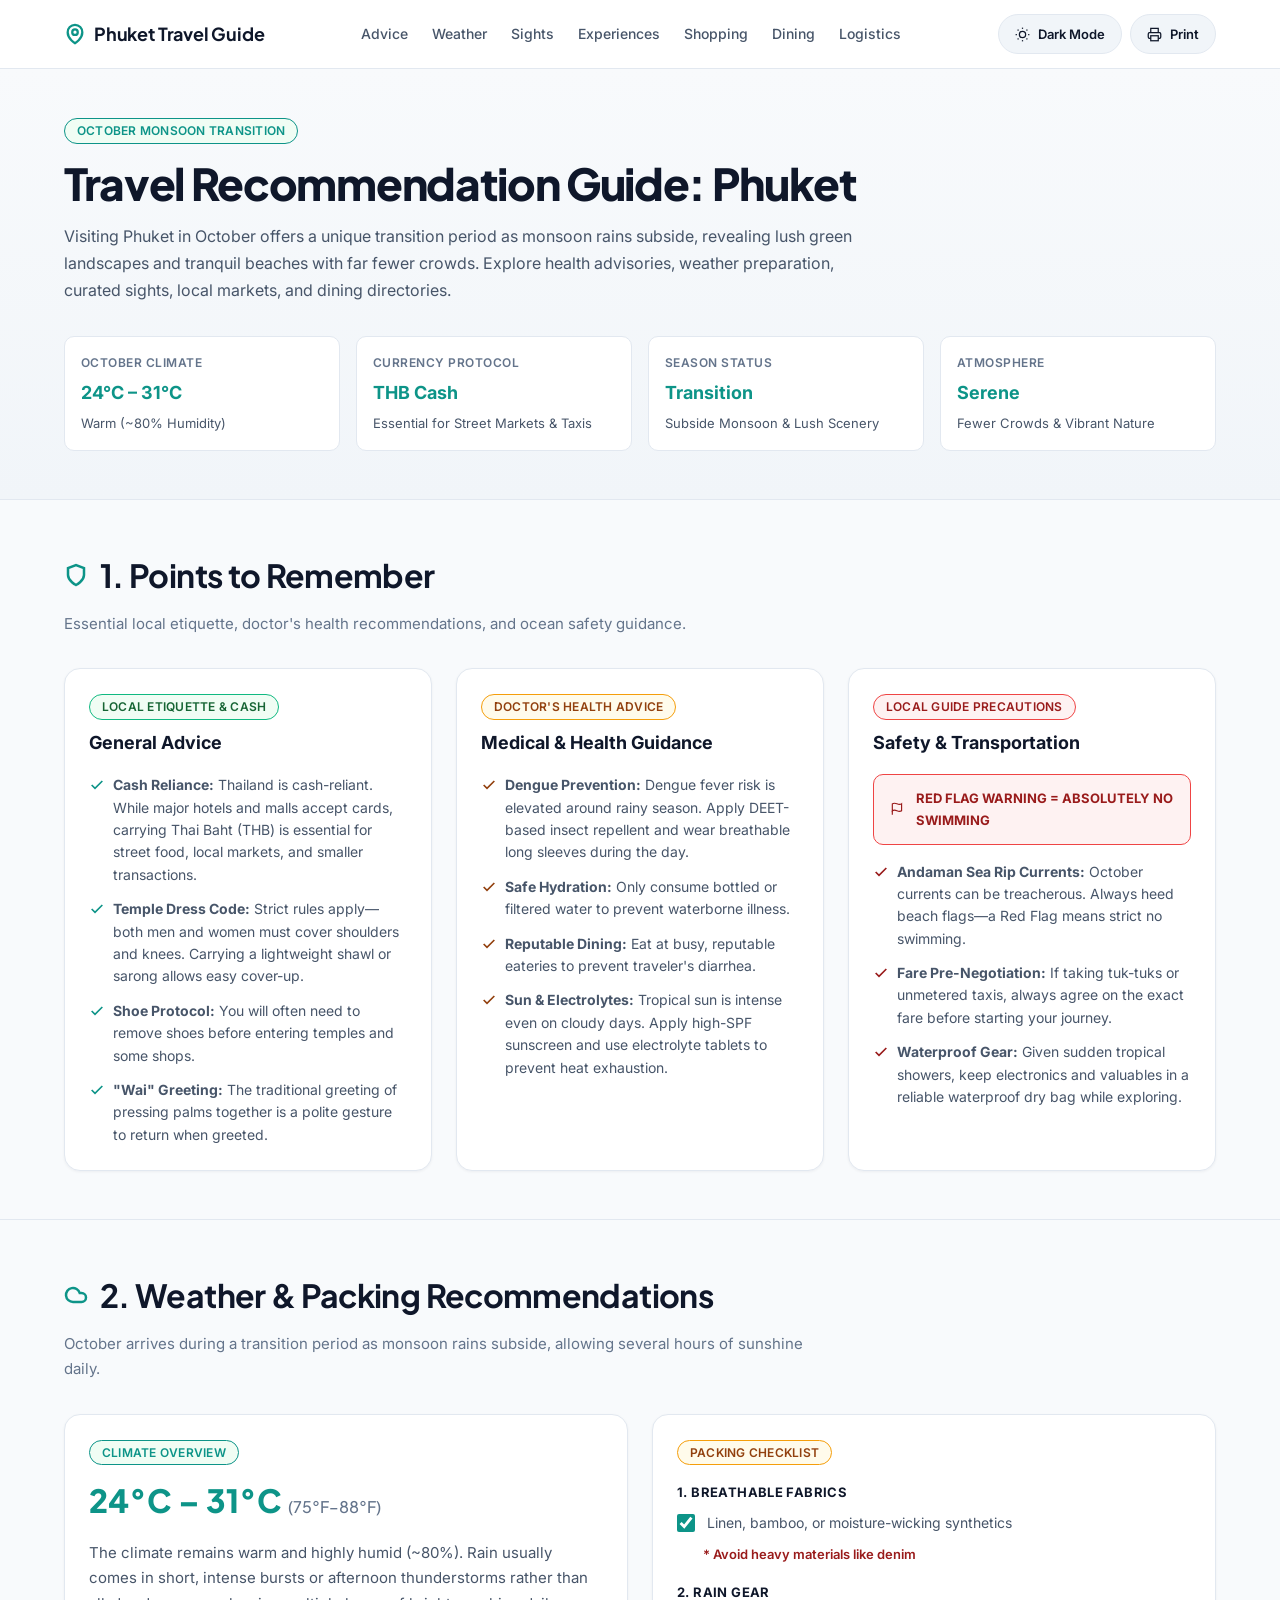
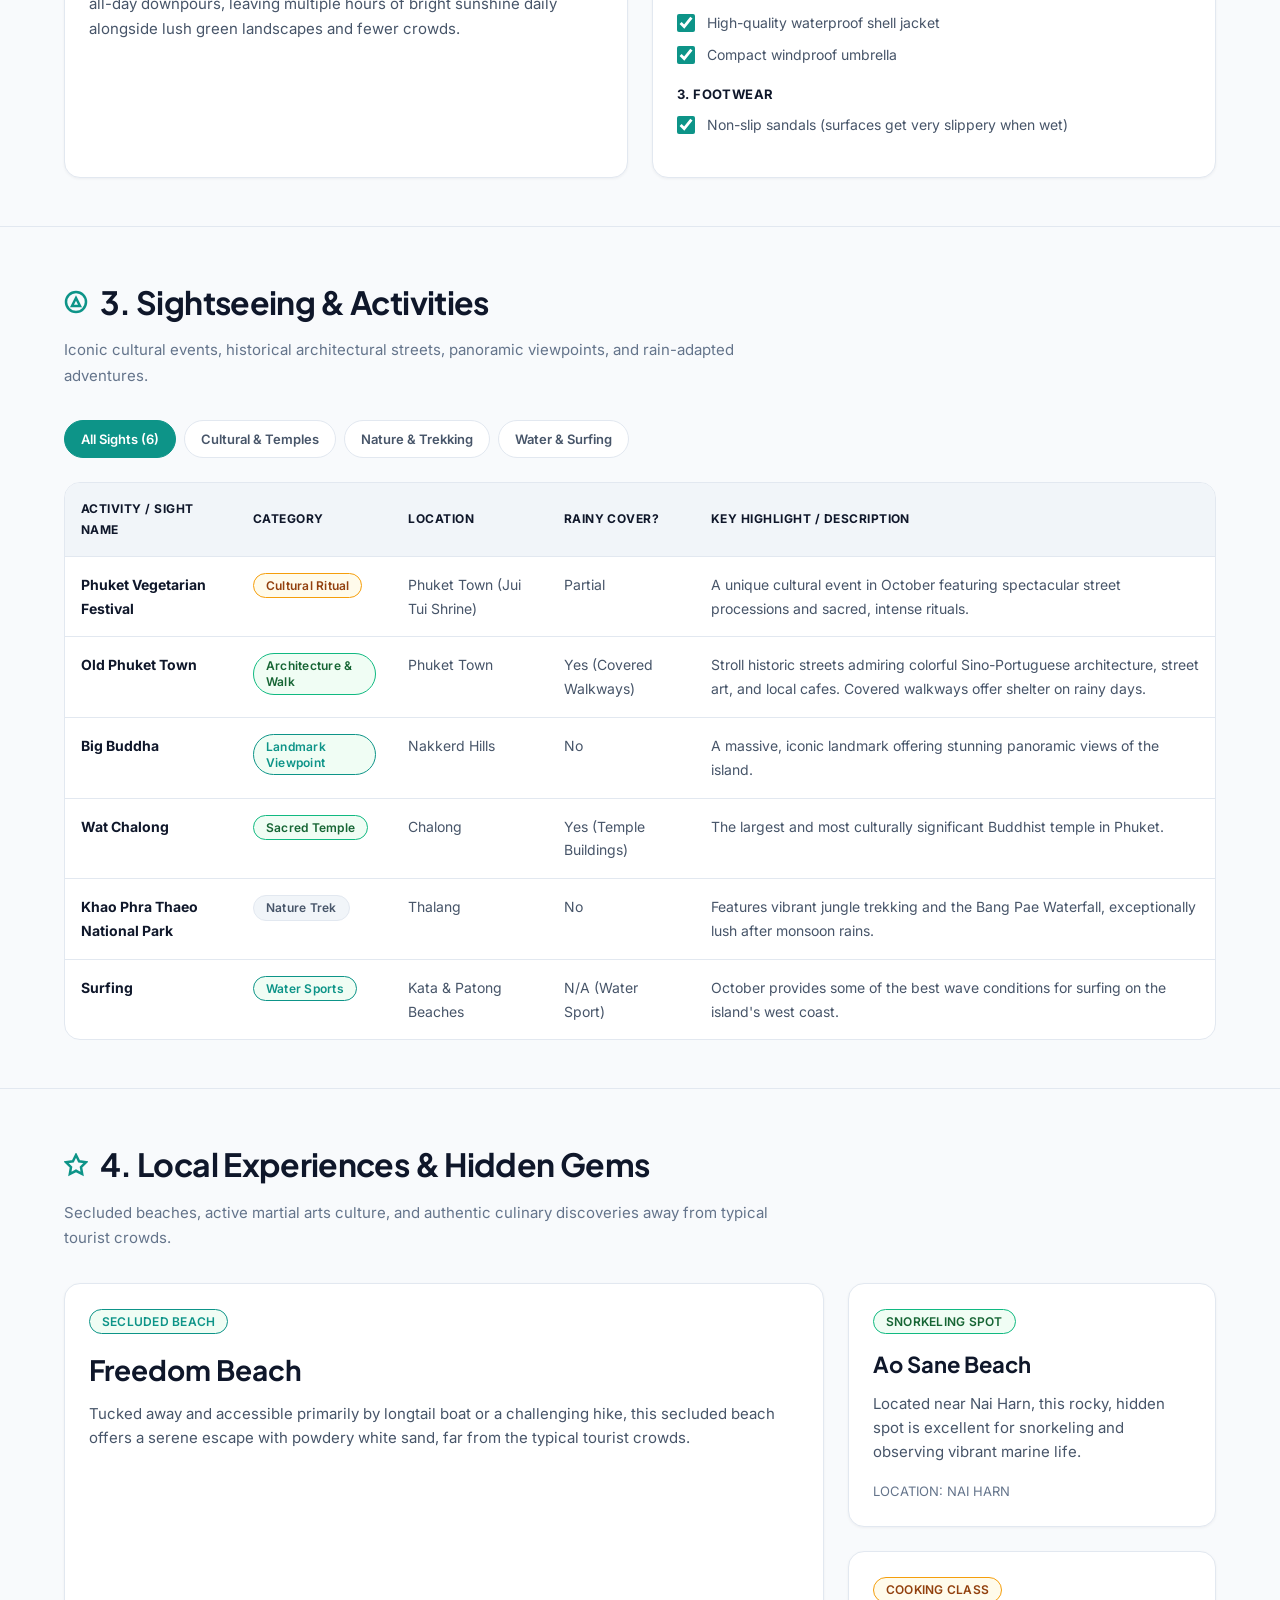
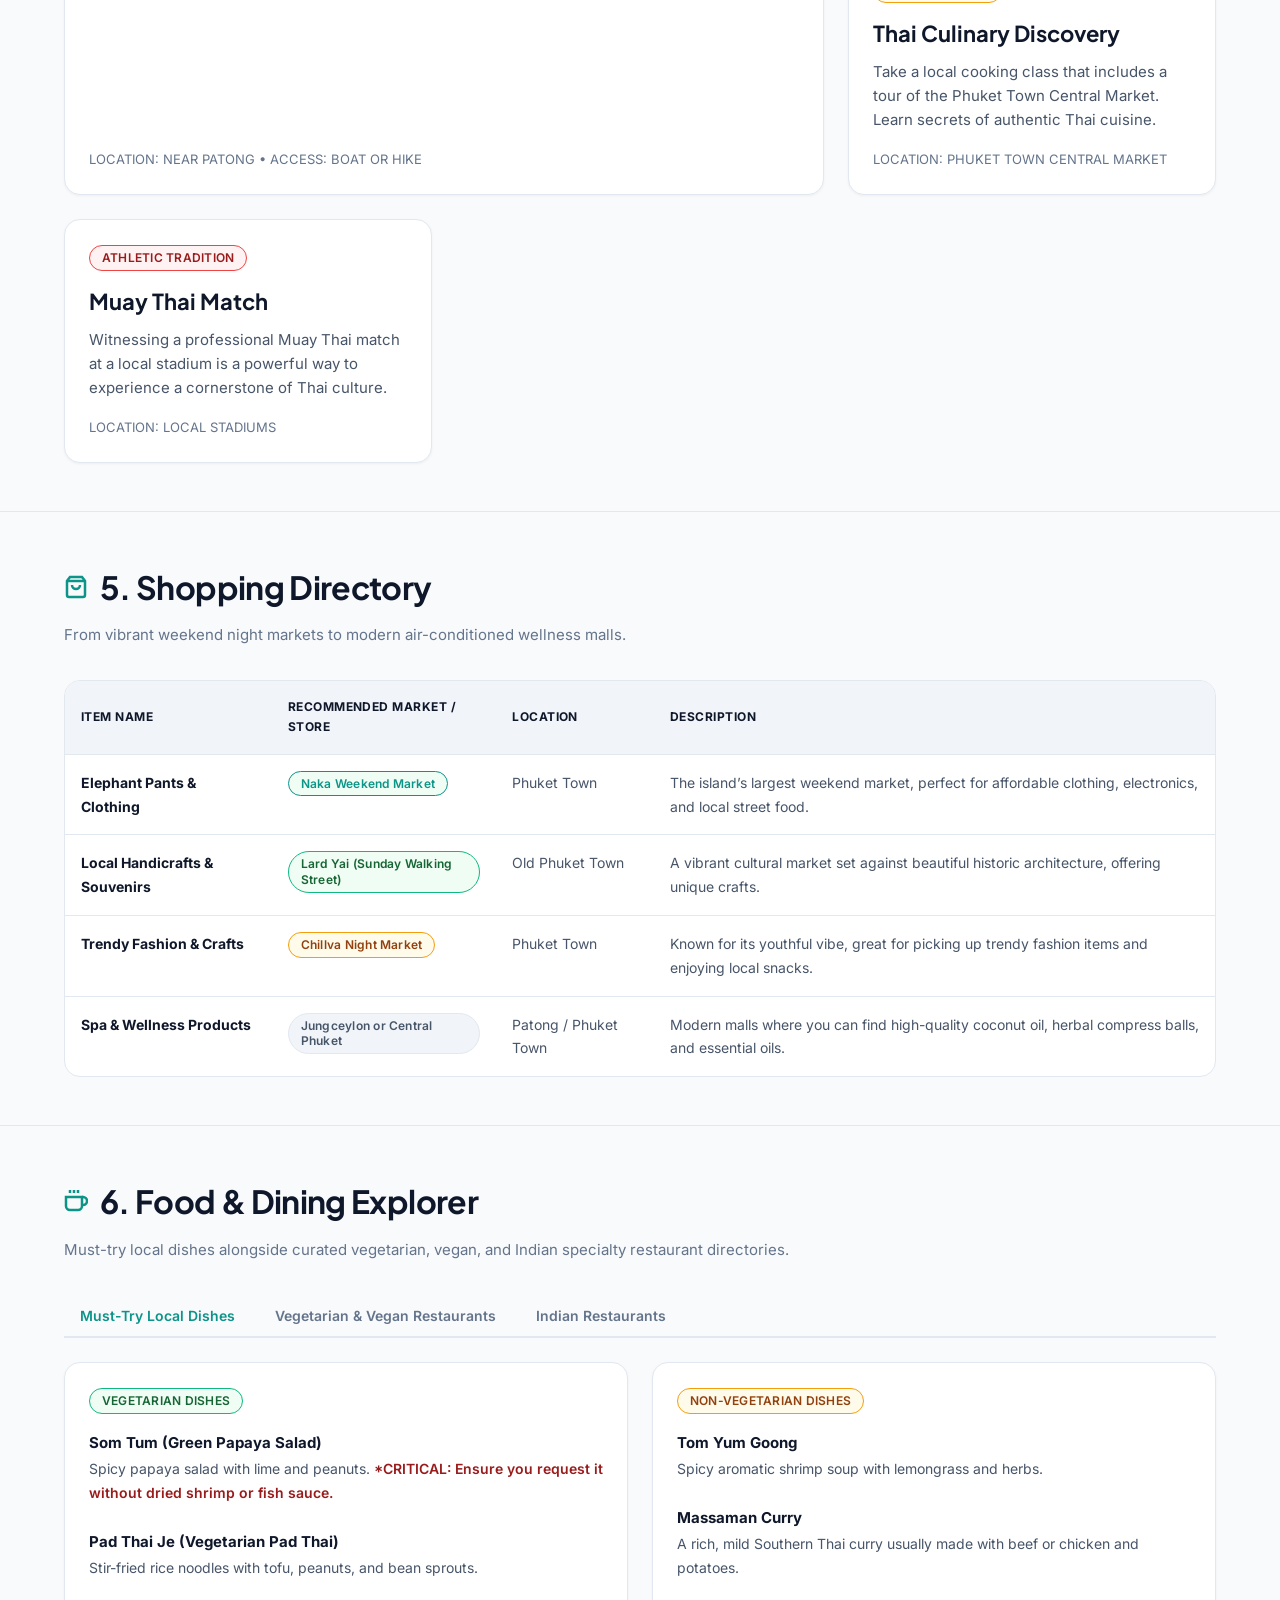
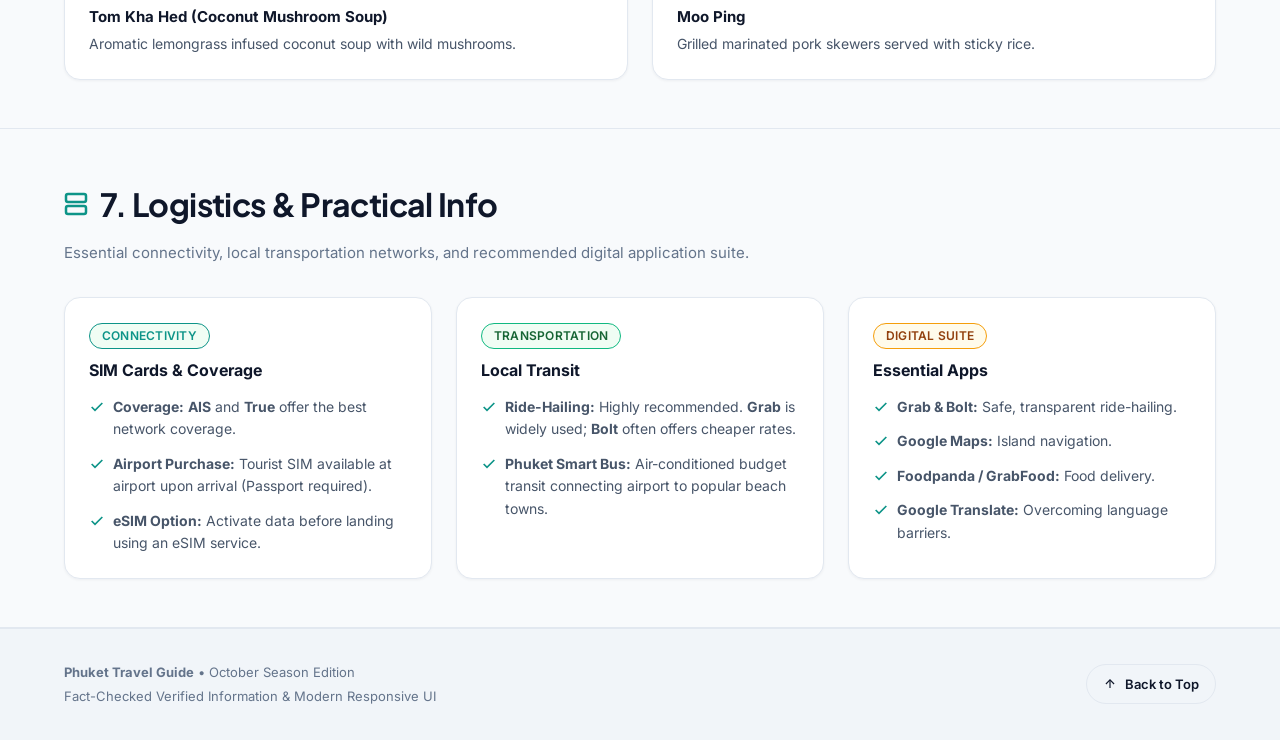
<file: Phuket_Editorial_Travel_Guide.html>
<!DOCTYPE html>
<html lang="en" data-theme="light">
<head>
  <meta charset="UTF-8">
  <meta name="viewport" content="width=device-width, initial-scale=1.0">
  <title>Phuket Travel Guide | October Season Edition</title>
  <meta name="description" content="A clean, modern, and readable travel guide for Phuket, Thailand during October. Weather, health advisories, sights, shopping, dining, and logistics.">
  
  <!-- Google Fonts: Inter & Plus Jakarta Sans -->
  <link rel="preconnect" href="https://fonts.googleapis.com">
  <link rel="preconnect" href="https://fonts.gstatic.com" crossorigin>
  <link href="https://fonts.googleapis.com/css2?family=Inter:wght@400;500;600;700&family=Plus+Jakarta+Sans:wght@500;600;700;800&display=swap" rel="stylesheet">

  <style>
    /* ==========================================
       1. MODERN CLEAN DESIGN SYSTEM & TOKENS
       ========================================== */
    :root {
      /* Typography */
      --font-sans: 'Inter', -apple-system, BlinkMacSystemFont, 'Segoe UI', Roboto, sans-serif;
      --font-heading: 'Plus Jakarta Sans', 'Inter', sans-serif;

      /* Spacing Scale */
      --space-1: 4px;
      --space-2: 8px;
      --space-3: 12px;
      --space-4: 16px;
      --space-6: 24px;
      --space-8: 32px;
      --space-10: 40px;
      --space-12: 48px;
      --space-16: 64px;

      /* Radii */
      --radius-sm: 6px;
      --radius-md: 10px;
      --radius-lg: 16px;
      --radius-xl: 20px;
      --radius-full: 9999px;

      /* Light Theme - Clean Neutral Palette */
      --bg-main: #F8FAFC;
      --bg-card: #FFFFFF;
      --bg-subtle: #F1F5F9;
      --bg-glass: rgba(255, 255, 255, 0.90);

      --text-main: #0F172A;
      --text-muted: #475569;
      --text-subtle: #64748B;

      --brand-primary: #0D9488;
      --brand-primary-hover: #0F766E;
      --brand-light: #F0FDF4;
      --brand-accent: #0284C7;

      --alert-amber-bg: #FFFBEB;
      --alert-amber-border: #F59E0B;
      --alert-amber-text: #92400E;

      --alert-red-bg: #FEF2F2;
      --alert-red-border: #EF4444;
      --alert-red-text: #991B1B;

      --alert-green-bg: #F0FDF4;
      --alert-green-border: #10B981;
      --alert-green-text: #166534;

      --border-light: #E2E8F0;
      --border-hover: #CBD5E1;
      --border-focus: #0D9488;

      --shadow-subtle: 0 1px 3px rgba(15, 23, 42, 0.05);
      --shadow-card: 0 4px 6px -1px rgba(15, 23, 42, 0.05), 0 2px 4px -1px rgba(15, 23, 42, 0.03);
      --shadow-hover: 0 12px 24px -6px rgba(15, 23, 42, 0.08);

      color-scheme: light;
    }

    [data-theme="dark"] {
      /* Dark Theme - Modern Deep Slate Palette */
      --bg-main: #0F172A;
      --bg-card: #1E293B;
      --bg-subtle: #334155;
      --bg-glass: rgba(15, 23, 42, 0.90);

      --text-main: #F8FAFC;
      --text-muted: #CBD5E1;
      --text-subtle: #94A3B8;

      --brand-primary: #14B8A6;
      --brand-primary-hover: #2DD4BF;
      --brand-light: rgba(20, 184, 166, 0.15);
      --brand-accent: #38BDF8;

      --alert-amber-bg: rgba(245, 158, 11, 0.12);
      --alert-amber-border: #F59E0B;
      --alert-amber-text: #FBBF24;

      --alert-red-bg: rgba(239, 68, 68, 0.12);
      --alert-red-border: #EF4444;
      --alert-red-text: #FCA5A5;

      --alert-green-bg: rgba(16, 185, 129, 0.12);
      --alert-green-border: #10B981;
      --alert-green-text: #34D399;

      --border-light: #334155;
      --border-hover: #475569;
      --border-focus: #14B8A6;

      --shadow-subtle: 0 1px 3px rgba(0, 0, 0, 0.3);
      --shadow-card: 0 4px 6px -1px rgba(0, 0, 0, 0.4);
      --shadow-hover: 0 12px 24px -6px rgba(0, 0, 0, 0.6);

      color-scheme: dark;
    }

    /* ==========================================
       2. BASE RESETS & TYPOGRAPHY
       ========================================== */
    *, *::before, *::after {
      box-sizing: border-box;
      margin: 0;
      padding: 0;
    }

    html {
      scroll-behavior: smooth;
      scroll-padding-top: 84px;
    }

    body {
      background-color: var(--bg-main);
      color: var(--text-main);
      font-family: var(--font-sans);
      font-size: 15px;
      line-height: 1.7;
      -webkit-font-smoothing: antialiased;
      transition: background-color 200ms ease, color 200ms ease;
    }

    a {
      color: var(--brand-primary);
      text-decoration: none;
      transition: color 150ms ease;
    }

    a:hover {
      color: var(--brand-primary-hover);
    }

    .u-container {
      max-width: 1200px;
      margin: 0 auto;
      padding-left: var(--space-4);
      padding-right: var(--space-4);
    }

    @media (min-width: 768px) {
      .u-container {
        padding-left: var(--space-6);
        padding-right: var(--space-6);
      }
    }

    :focus-visible {
      outline: 2px solid var(--border-focus);
      outline-offset: 2px;
      border-radius: var(--radius-sm);
    }

    /* Section Headers */
    .c-section {
      padding-top: var(--space-10);
      padding-bottom: var(--space-10);
      border-bottom: 1px solid var(--border-light);
    }

    @media (min-width: 768px) {
      .c-section {
        padding-top: var(--space-12);
        padding-bottom: var(--space-12);
      }
    }

    .c-section__header {
      margin-bottom: var(--space-8);
    }

    .c-section__title {
      font-family: var(--font-heading);
      font-size: 26px;
      font-weight: 700;
      letter-spacing: -0.02em;
      color: var(--text-main);
      display: flex;
      align-items: center;
      gap: var(--space-3);
    }

    @media (min-width: 768px) {
      .c-section__title {
        font-size: 32px;
      }
    }

    .c-section__subtitle {
      font-size: 15px;
      color: var(--text-subtle);
      margin-top: var(--space-2);
      max-width: 750px;
    }

    /* Clean Modern Badges */
    .c-badge {
      display: inline-flex;
      align-items: center;
      gap: 6px;
      padding: 4px 12px;
      border-radius: var(--radius-full);
      font-size: 12px;
      font-weight: 600;
      letter-spacing: 0.02em;
      line-height: 1.3;
      width: fit-content;
    }

    .c-badge--green {
      background-color: var(--alert-green-bg);
      color: var(--alert-green-text);
      border: 1px solid var(--alert-green-border);
    }

    .c-badge--amber {
      background-color: var(--alert-amber-bg);
      color: var(--alert-amber-text);
      border: 1px solid var(--alert-amber-border);
    }

    .c-badge--red {
      background-color: var(--alert-red-bg);
      color: var(--alert-red-text);
      border: 1px solid var(--alert-red-border);
    }

    .c-badge--primary {
      background-color: var(--brand-light);
      color: var(--brand-primary);
      border: 1px solid var(--brand-primary);
    }

    .c-badge--neutral {
      background-color: var(--bg-subtle);
      color: var(--text-muted);
      border: 1px solid var(--border-light);
    }

    /* Modern Card Layout */
    .c-card {
      background-color: var(--bg-card);
      border: 1px solid var(--border-light);
      border-radius: var(--radius-lg);
      padding: var(--space-6);
      box-shadow: var(--shadow-subtle);
      transition: border-color 200ms ease, box-shadow 200ms ease, transform 200ms ease;
    }

    .c-card:hover {
      border-color: var(--border-hover);
      box-shadow: var(--shadow-card);
    }

    /* ==========================================
       3. HEADER NAVIGATION
       ========================================== */
    .c-header {
      position: sticky;
      top: 0;
      z-index: 100;
      background-color: var(--bg-glass);
      backdrop-filter: blur(12px);
      -webkit-backdrop-filter: blur(12px);
      border-bottom: 1px solid var(--border-light);
    }

    .c-header__inner {
      display: flex;
      align-items: center;
      justify-content: space-between;
      height: 68px;
    }

    .c-header__brand {
      font-family: var(--font-heading);
      font-size: 18px;
      font-weight: 700;
      color: var(--text-main);
      display: flex;
      align-items: center;
      gap: var(--space-2);
      letter-spacing: -0.01em;
    }

    .c-header__brand-icon {
      color: var(--brand-primary);
    }

    .c-header__nav {
      display: none;
    }

    @media (min-width: 992px) {
      .c-header__nav {
        display: flex;
        align-items: center;
        gap: var(--space-6);
      }
    }

    .c-header__link {
      font-size: 14px;
      font-weight: 500;
      color: var(--text-muted);
      transition: color 150ms ease;
      padding: 4px 0;
    }

    .c-header__link:hover, .c-header__link--active {
      color: var(--brand-primary);
      font-weight: 600;
    }

    .c-btn {
      display: inline-flex;
      align-items: center;
      justify-content: center;
      gap: var(--space-2);
      min-height: 40px;
      padding: 0 16px;
      border-radius: var(--radius-full);
      background-color: var(--bg-subtle);
      color: var(--text-main);
      border: 1px solid var(--border-light);
      font-family: var(--font-sans);
      font-size: 13px;
      font-weight: 600;
      cursor: pointer;
      transition: all 150ms ease;
    }

    .c-btn:hover {
      background-color: var(--brand-light);
      color: var(--brand-primary);
      border-color: var(--brand-primary);
    }

    /* ==========================================
       4. HERO BANNER
       ========================================== */
    .c-hero {
      padding-top: var(--space-10);
      padding-bottom: var(--space-10);
      border-bottom: 1px solid var(--border-light);
      background: linear-gradient(180deg, var(--bg-main) 0%, var(--bg-subtle) 100%);
    }

    @media (min-width: 768px) {
      .c-hero {
        padding-top: var(--space-12);
        padding-bottom: var(--space-12);
      }
    }

    .c-hero__title {
      font-family: var(--font-heading);
      font-size: 32px;
      font-weight: 800;
      line-height: 1.25;
      letter-spacing: -0.03em;
      color: var(--text-main);
      margin-top: var(--space-3);
      margin-bottom: var(--space-3);
    }

    @media (min-width: 768px) {
      .c-hero__title {
        font-size: 44px;
      }
    }

    .c-hero__lead {
      font-size: 16px;
      line-height: 1.7;
      color: var(--text-muted);
      max-width: 800px;
      margin-bottom: var(--space-8);
    }

    .c-metrics-grid {
      display: grid;
      grid-template-columns: 1fr;
      gap: var(--space-4);
    }

    @media (min-width: 576px) {
      .c-metrics-grid {
        grid-template-columns: repeat(2, 1fr);
      }
    }

    @media (min-width: 992px) {
      .c-metrics-grid {
        grid-template-columns: repeat(4, 1fr);
      }
    }

    .c-metric-card {
      background-color: var(--bg-card);
      border: 1px solid var(--border-light);
      border-radius: var(--radius-md);
      padding: var(--space-4);
      display: flex;
      flex-direction: column;
      gap: 4px;
    }

    .c-metric-card__label {
      font-size: 12px;
      font-weight: 600;
      text-transform: uppercase;
      letter-spacing: 0.04em;
      color: var(--text-subtle);
    }

    .c-metric-card__value {
      font-size: 18px;
      font-weight: 700;
      color: var(--brand-primary);
    }

    .c-metric-card__sub {
      font-size: 13px;
      color: var(--text-muted);
    }

    /* ==========================================
       5. SECTION 1: POINTS TO REMEMBER
       ========================================== */
    .c-advice-grid {
      display: grid;
      grid-template-columns: 1fr;
      gap: var(--space-6);
    }

    @media (min-width: 992px) {
      .c-advice-grid {
        grid-template-columns: repeat(3, 1fr);
      }
    }

    .c-advice-card__title {
      font-size: 18px;
      font-weight: 700;
      margin-top: var(--space-2);
      margin-bottom: var(--space-4);
      color: var(--text-main);
    }

    .c-advice-list {
      list-style: none;
      display: flex;
      flex-direction: column;
      gap: var(--space-3);
    }

    .c-advice-item {
      display: flex;
      align-items: flex-start;
      gap: var(--space-2);
      font-size: 14px;
      color: var(--text-muted);
      line-height: 1.6;
    }

    .c-advice-item__icon {
      color: var(--brand-primary);
      flex-shrink: 0;
      margin-top: 3px;
    }

    .c-alert-box {
      background-color: var(--alert-red-bg);
      border: 1px solid var(--alert-red-border);
      border-radius: var(--radius-md);
      padding: var(--space-3) var(--space-4);
      margin-bottom: var(--space-4);
      display: flex;
      align-items: center;
      gap: var(--space-3);
      color: var(--alert-red-text);
      font-weight: 700;
      font-size: 13px;
    }

    /* ==========================================
       6. SECTION 2: WEATHER & PACKING
       ========================================== */
    .c-weather-grid {
      display: grid;
      grid-template-columns: 1fr;
      gap: var(--space-6);
    }

    @media (min-width: 992px) {
      .c-weather-grid {
        grid-template-columns: 1fr 1fr;
      }
    }

    .c-weather-temp {
      font-family: var(--font-heading);
      font-size: 32px;
      font-weight: 800;
      color: var(--brand-primary);
      margin-top: var(--space-2);
      margin-bottom: var(--space-3);
    }

    .c-checklist-group {
      margin-bottom: var(--space-4);
    }

    .c-checklist-group__title {
      font-size: 13px;
      font-weight: 700;
      text-transform: uppercase;
      letter-spacing: 0.03em;
      color: var(--text-main);
      margin-bottom: var(--space-2);
    }

    .c-checklist-item {
      display: flex;
      align-items: center;
      gap: var(--space-3);
      font-size: 14px;
      color: var(--text-muted);
      margin-bottom: var(--space-2);
      cursor: pointer;
    }

    .c-checkbox {
      width: 18px;
      height: 18px;
      accent-color: var(--brand-primary);
      cursor: pointer;
    }

    /* ==========================================
       7. SECTION 3: SIGHTSEEING & ACTIVITIES
       ========================================== */
    .c-filter-bar {
      display: flex;
      flex-wrap: wrap;
      gap: var(--space-2);
      margin-bottom: var(--space-6);
    }

    .c-filter-btn {
      min-height: 38px;
      padding: 0 16px;
      border-radius: var(--radius-full);
      border: 1px solid var(--border-light);
      background-color: var(--bg-card);
      color: var(--text-muted);
      font-family: var(--font-sans);
      font-size: 13px;
      font-weight: 600;
      cursor: pointer;
      transition: all 150ms ease;
    }

    .c-filter-btn:hover {
      border-color: var(--brand-primary);
      color: var(--brand-primary);
    }

    .c-filter-btn--active {
      background-color: var(--brand-primary);
      color: #FFFFFF !important;
      border-color: var(--brand-primary);
    }

    .c-table-card {
      width: 100%;
      overflow-x: auto;
      border: 1px solid var(--border-light);
      border-radius: var(--radius-lg);
      background-color: var(--bg-card);
    }

    .c-table {
      width: 100%;
      border-collapse: collapse;
      text-align: left;
      font-size: 14px;
      min-width: 680px;
    }

    .c-table th {
      background-color: var(--bg-subtle);
      color: var(--text-main);
      font-size: 12px;
      font-weight: 700;
      text-transform: uppercase;
      letter-spacing: 0.04em;
      padding: var(--space-4);
      border-bottom: 1px solid var(--border-light);
    }

    .c-table td {
      padding: var(--space-4);
      border-bottom: 1px solid var(--border-light);
      color: var(--text-muted);
      vertical-align: top;
    }

    .c-table tr:last-child td {
      border-bottom: none;
    }

    .c-table tr:hover td {
      background-color: var(--bg-subtle);
    }

    /* ==========================================
       8. SECTION 4: LOCAL EXPERIENCES
       ========================================== */
    .c-bento-grid {
      display: grid;
      grid-template-columns: 1fr;
      gap: var(--space-6);
    }

    @media (min-width: 992px) {
      .c-bento-grid {
        grid-template-columns: repeat(3, 1fr);
      }

      .c-bento-card--featured {
        grid-column: span 2;
        grid-row: span 2;
      }
    }

    .c-bento-card {
      display: flex;
      flex-direction: column;
      justify-content: space-between;
      height: 100%;
    }

    .c-bento-card__title {
      font-family: var(--font-heading);
      font-size: 22px;
      font-weight: 700;
      color: var(--text-main);
      margin-top: var(--space-3);
      margin-bottom: var(--space-2);
    }

    .c-bento-card--featured .c-bento-card__title {
      font-size: 28px;
    }

    .c-bento-card__desc {
      font-size: 15px;
      color: var(--text-muted);
      line-height: 1.6;
    }

    /* ==========================================
       9. SECTION 5: SHOPPING DIRECTORY
       ========================================== */
    .c-shopping-mobile {
      display: grid;
      grid-template-columns: 1fr;
      gap: var(--space-4);
    }

    @media (min-width: 768px) {
      .c-shopping-mobile {
        display: none;
      }
    }

    .c-shopping-desktop {
      display: none;
    }

    @media (min-width: 768px) {
      .c-shopping-desktop {
        display: block;
      }
    }

    /* ==========================================
       10. SECTION 6: FOOD & DINING
       ========================================== */
    .c-tabs {
      display: flex;
      gap: var(--space-2);
      border-bottom: 2px solid var(--border-light);
      margin-bottom: var(--space-6);
      overflow-x: auto;
    }

    .c-tab {
      min-height: 44px;
      padding: var(--space-2) var(--space-4);
      font-family: var(--font-sans);
      font-size: 14px;
      font-weight: 600;
      color: var(--text-subtle);
      background: none;
      border: none;
      border-bottom: 2px solid transparent;
      margin-bottom: -2px;
      cursor: pointer;
      white-space: nowrap;
    }

    .c-tab:hover {
      color: var(--brand-primary);
    }

    .c-tab--active {
      color: var(--brand-primary);
      border-bottom-color: var(--brand-primary);
    }

    .c-tab-panel {
      display: none;
    }

    .c-tab-panel--active {
      display: block;
    }

    .c-dishes-grid {
      display: grid;
      grid-template-columns: 1fr;
      gap: var(--space-6);
    }

    @media (min-width: 768px) {
      .c-dishes-grid {
        grid-template-columns: 1fr 1fr;
      }
    }

    .c-dish-item {
      padding-bottom: var(--space-3);
      border-bottom: 1px border-light;
      margin-bottom: var(--space-3);
    }

    .c-dish-item:last-child {
      border-bottom: none;
      margin-bottom: 0;
      padding-bottom: 0;
    }

    .c-dish-name {
      font-weight: 700;
      font-size: 15px;
      color: var(--text-main);
    }

    .c-dish-desc {
      font-size: 14px;
      color: var(--text-muted);
      margin-top: 2px;
    }

    /* ==========================================
       11. SECTION 7: LOGISTICS & UTILITY
       ========================================== */
    .c-logistics-grid {
      display: grid;
      grid-template-columns: 1fr;
      gap: var(--space-6);
    }

    @media (min-width: 992px) {
      .c-logistics-grid {
        grid-template-columns: repeat(3, 1fr);
      }
    }

    /* ==========================================
       12. FOOTER
       ========================================== */
    .c-footer {
      background-color: var(--bg-subtle);
      border-top: 1px solid var(--border-light);
      padding: var(--space-8) 0;
      color: var(--text-subtle);
      font-size: 13px;
    }

    .c-footer__inner {
      display: flex;
      flex-direction: column;
      align-items: center;
      gap: var(--space-4);
      text-align: center;
    }

    @media (min-width: 768px) {
      .c-footer__inner {
        flex-direction: row;
        justify-content: space-between;
        text-align: left;
      }
    }

    /* Print Styles */
    @media print {
      .c-header, .c-filter-bar, .c-btn, .c-tabs {
        display: none !important;
      }
      body {
        background: #FFF !important;
        color: #000 !important;
      }
    }
  </style>
</head>
<body>

  <!-- ==========================================
       HEADER NAVIGATION
       ========================================== -->
  <header class="c-header" role="banner">
    <div class="u-container c-header__inner">
      <div class="c-header__brand">
        <svg class="c-header__brand-icon" width="22" height="22" viewBox="0 0 24 24" fill="none" stroke="currentColor" stroke-width="2.5"><path d="M12 22s-8-4.5-8-11.8A8 8 0 0 1 12 2a8 8 0 0 1 8 8.2c0 7.3-8 11.8-8 11.8z"/><circle cx="12" cy="10" r="3"/></svg>
        <span>Phuket Travel Guide</span>
      </div>

      <nav class="c-header__nav" aria-label="Section navigation">
        <a href="#advice" class="c-header__link">Advice</a>
        <a href="#weather" class="c-header__link">Weather</a>
        <a href="#activities" class="c-header__link">Sights</a>
        <a href="#experiences" class="c-header__link">Experiences</a>
        <a href="#shopping" class="c-header__link">Shopping</a>
        <a href="#dining" class="c-header__link">Dining</a>
        <a href="#logistics" class="c-header__link">Logistics</a>
      </nav>

      <div style="display: flex; gap: 8px;">
        <button id="theme-toggle" class="c-btn" aria-label="Toggle light and dark theme">
          <svg width="15" height="15" viewBox="0 0 24 24" fill="none" stroke="currentColor" stroke-width="2"><circle cx="12" cy="12" r="5"/><line x1="12" y1="1" x2="12" y2="3"/><line x1="12" y1="21" x2="12" y2="23"/><line x1="4.22" y1="4.22" x2="5.64" y2="5.64"/><line x1="18.36" y1="18.36" x2="19.78" y2="19.78"/><line x1="1" y1="12" x2="3" y2="12"/><line x1="21" y1="12" x2="23" y2="12"/><line x1="4.22" y1="19.78" x2="5.64" y2="18.36"/><line x1="18.36" y1="5.64" x2="19.78" y2="4.22"/></svg>
          <span id="theme-toggle-label">Dark Mode</span>
        </button>

        <button onclick="window.print()" class="c-btn" aria-label="Print guide">
          <svg width="15" height="15" viewBox="0 0 24 24" fill="none" stroke="currentColor" stroke-width="2"><polyline points="6 9 6 2 18 2 18 9"/><path d="M6 18H4a2 2 0 0 1-2-2v-5a2 2 0 0 1 2-2h16a2 2 0 0 1 2 2v5a2 2 0 0 1-2 2h-2"/><rect x="6" y="14" width="12" height="8"/></svg>
          <span>Print</span>
        </button>
      </div>
    </div>
  </header>

  <main role="main">

    <!-- ==========================================
         HERO SECTION
         ========================================== -->
    <section id="hero" class="c-hero" aria-labelledby="hero-title">
      <div class="u-container">
        <div>
          <span class="c-badge c-badge--primary">OCTOBER MONSOON TRANSITION</span>
        </div>

        <h1 id="hero-title" class="c-hero__title">Travel Recommendation Guide: Phuket</h1>
        
        <p class="c-hero__lead">
          Visiting Phuket in October offers a unique transition period as monsoon rains subside, revealing lush green landscapes and tranquil beaches with far fewer crowds. Explore health advisories, weather preparation, curated sights, local markets, and dining directories.
        </p>

        <!-- Quick Stat Strip -->
        <div class="c-metrics-grid">
          <div class="c-metric-card">
            <span class="c-metric-card__label">October Climate</span>
            <span class="c-metric-card__value">24°C – 31°C</span>
            <span class="c-metric-card__sub">Warm (~80% Humidity)</span>
          </div>

          <div class="c-metric-card">
            <span class="c-metric-card__label">Currency Protocol</span>
            <span class="c-metric-card__value">THB Cash</span>
            <span class="c-metric-card__sub">Essential for Street Markets & Taxis</span>
          </div>

          <div class="c-metric-card">
            <span class="c-metric-card__label">Season Status</span>
            <span class="c-metric-card__value">Transition</span>
            <span class="c-metric-card__sub">Subside Monsoon & Lush Scenery</span>
          </div>

          <div class="c-metric-card">
            <span class="c-metric-card__label">Atmosphere</span>
            <span class="c-metric-card__value">Serene</span>
            <span class="c-metric-card__sub">Fewer Crowds & Vibrant Nature</span>
          </div>
        </div>
      </div>
    </section>

    <!-- ==========================================
         SECTION 1: POINTS TO REMEMBER
         ========================================== -->
    <section id="advice" class="c-section" aria-labelledby="advice-title">
      <div class="u-container">
        <div class="c-section__header">
          <h2 id="advice-title" class="c-section__title">
            <svg width="24" height="24" viewBox="0 0 24 24" fill="none" stroke="currentColor" stroke-width="2.5" style="color: var(--brand-primary);"><path d="M12 22s8-4 8-10V5l-8-3-8 3v7c0 6 8 10 8 10z"/></svg>
            1. Points to Remember
          </h2>
          <p class="c-section__subtitle">Essential local etiquette, doctor's health recommendations, and ocean safety guidance.</p>
        </div>

        <div class="c-advice-grid">
          
          <!-- Card 1: General Advice -->
          <article class="c-card">
            <span class="c-badge c-badge--green">LOCAL ETIQUETTE & CASH</span>
            <h3 class="c-advice-card__title">General Advice</h3>
            <ul class="c-advice-list">
              <li class="c-advice-item">
                <svg class="c-advice-item__icon" width="16" height="16" viewBox="0 0 24 24" fill="none" stroke="currentColor" stroke-width="2.5"><polyline points="20 6 9 17 4 12"/></svg>
                <span><strong>Cash Reliance:</strong> Thailand is cash-reliant. While major hotels and malls accept cards, carrying Thai Baht (THB) is essential for street food, local markets, and smaller transactions.</span>
              </li>
              <li class="c-advice-item">
                <svg class="c-advice-item__icon" width="16" height="16" viewBox="0 0 24 24" fill="none" stroke="currentColor" stroke-width="2.5"><polyline points="20 6 9 17 4 12"/></svg>
                <span><strong>Temple Dress Code:</strong> Strict rules apply—both men and women must cover shoulders and knees. Carrying a lightweight shawl or sarong allows easy cover-up.</span>
              </li>
              <li class="c-advice-item">
                <svg class="c-advice-item__icon" width="16" height="16" viewBox="0 0 24 24" fill="none" stroke="currentColor" stroke-width="2.5"><polyline points="20 6 9 17 4 12"/></svg>
                <span><strong>Shoe Protocol:</strong> You will often need to remove shoes before entering temples and some shops.</span>
              </li>
              <li class="c-advice-item">
                <svg class="c-advice-item__icon" width="16" height="16" viewBox="0 0 24 24" fill="none" stroke="currentColor" stroke-width="2.5"><polyline points="20 6 9 17 4 12"/></svg>
                <span><strong>"Wai" Greeting:</strong> The traditional greeting of pressing palms together is a polite gesture to return when greeted.</span>
              </li>
            </ul>
          </article>

          <!-- Card 2: Doctor's Health Advice -->
          <article class="c-card">
            <span class="c-badge c-badge--amber">DOCTOR'S HEALTH ADVICE</span>
            <h3 class="c-advice-card__title">Medical & Health Guidance</h3>
            <ul class="c-advice-list">
              <li class="c-advice-item">
                <svg class="c-advice-item__icon" width="16" height="16" viewBox="0 0 24 24" fill="none" stroke="currentColor" stroke-width="2.5" style="color: var(--alert-amber-text);"><polyline points="20 6 9 17 4 12"/></svg>
                <span><strong>Dengue Prevention:</strong> Dengue fever risk is elevated around rainy season. Apply DEET-based insect repellent and wear breathable long sleeves during the day.</span>
              </li>
              <li class="c-advice-item">
                <svg class="c-advice-item__icon" width="16" height="16" viewBox="0 0 24 24" fill="none" stroke="currentColor" stroke-width="2.5" style="color: var(--alert-amber-text);"><polyline points="20 6 9 17 4 12"/></svg>
                <span><strong>Safe Hydration:</strong> Only consume bottled or filtered water to prevent waterborne illness.</span>
              </li>
              <li class="c-advice-item">
                <svg class="c-advice-item__icon" width="16" height="16" viewBox="0 0 24 24" fill="none" stroke="currentColor" stroke-width="2.5" style="color: var(--alert-amber-text);"><polyline points="20 6 9 17 4 12"/></svg>
                <span><strong>Reputable Dining:</strong> Eat at busy, reputable eateries to prevent traveler's diarrhea.</span>
              </li>
              <li class="c-advice-item">
                <svg class="c-advice-item__icon" width="16" height="16" viewBox="0 0 24 24" fill="none" stroke="currentColor" stroke-width="2.5" style="color: var(--alert-amber-text);"><polyline points="20 6 9 17 4 12"/></svg>
                <span><strong>Sun & Electrolytes:</strong> Tropical sun is intense even on cloudy days. Apply high-SPF sunscreen and use electrolyte tablets to prevent heat exhaustion.</span>
              </li>
            </ul>
          </article>

          <!-- Card 3: Local Guide Precautions -->
          <article class="c-card">
            <span class="c-badge c-badge--red">LOCAL GUIDE PRECAUTIONS</span>
            <h3 class="c-advice-card__title">Safety & Transportation</h3>

            <div class="c-alert-box">
              <svg width="18" height="18" viewBox="0 0 24 24" fill="none" stroke="currentColor" stroke-width="2"><path d="M4 15s1-1 4-1 5 2 8 2 4-1 4-1V3s-1 1-4 1-5-2-8-2-4 1-4 1z"/><line x1="4" y1="22" x2="4" y2="15"/></svg>
              <span>RED FLAG WARNING = ABSOLUTELY NO SWIMMING</span>
            </div>

            <ul class="c-advice-list">
              <li class="c-advice-item">
                <svg class="c-advice-item__icon" width="16" height="16" viewBox="0 0 24 24" fill="none" stroke="currentColor" stroke-width="2.5" style="color: var(--alert-red-text);"><polyline points="20 6 9 17 4 12"/></svg>
                <span><strong>Andaman Sea Rip Currents:</strong> October currents can be treacherous. Always heed beach flags—a Red Flag means strict no swimming.</span>
              </li>
              <li class="c-advice-item">
                <svg class="c-advice-item__icon" width="16" height="16" viewBox="0 0 24 24" fill="none" stroke="currentColor" stroke-width="2.5" style="color: var(--alert-red-text);"><polyline points="20 6 9 17 4 12"/></svg>
                <span><strong>Fare Pre-Negotiation:</strong> If taking tuk-tuks or unmetered taxis, always agree on the exact fare before starting your journey.</span>
              </li>
              <li class="c-advice-item">
                <svg class="c-advice-item__icon" width="16" height="16" viewBox="0 0 24 24" fill="none" stroke="currentColor" stroke-width="2.5" style="color: var(--alert-red-text);"><polyline points="20 6 9 17 4 12"/></svg>
                <span><strong>Waterproof Gear:</strong> Given sudden tropical showers, keep electronics and valuables in a reliable waterproof dry bag while exploring.</span>
              </li>
            </ul>
          </article>

        </div>
      </div>
    </section>

    <!-- ==========================================
         SECTION 2: WEATHER & PACKING
         ========================================== -->
    <section id="weather" class="c-section" aria-labelledby="weather-title">
      <div class="u-container">
        <div class="c-section__header">
          <h2 id="weather-title" class="c-section__title">
            <svg width="24" height="24" viewBox="0 0 24 24" fill="none" stroke="currentColor" stroke-width="2.5" style="color: var(--brand-primary);"><path d="M17.5 19H9a7 7 0 1 1 6.71-9h1.79a4.5 4.5 0 1 1 0 9Z"/></svg>
            2. Weather & Packing Recommendations
          </h2>
          <p class="c-section__subtitle">October arrives during a transition period as monsoon rains subside, allowing several hours of sunshine daily.</p>
        </div>

        <div class="c-weather-grid">
          
          <!-- Climate Summary -->
          <article class="c-card">
            <span class="c-badge c-badge--primary">CLIMATE OVERVIEW</span>
            <div class="c-weather-temp">24°C – 31°C <span style="font-size: 16px; font-weight: 500; color: var(--text-subtle);">(75°F–88°F)</span></div>
            <p style="font-size: 15px; color: var(--text-muted); line-height: 1.7;">
              The climate remains warm and highly humid (~80%). Rain usually comes in short, intense bursts or afternoon thunderstorms rather than all-day downpours, leaving multiple hours of bright sunshine daily alongside lush green landscapes and fewer crowds.
            </p>
          </article>

          <!-- Packing Checklist -->
          <article class="c-card">
            <span class="c-badge c-badge--amber">PACKING CHECKLIST</span>

            <div class="c-checklist-group" style="margin-top: 16px;">
              <div class="c-checklist-group__title">1. Breathable Fabrics</div>
              <label class="c-checklist-item">
                <input type="checkbox" class="c-checkbox" checked>
                <span>Linen, bamboo, or moisture-wicking synthetics</span>
              </label>
              <div style="font-size: 13px; color: var(--alert-red-text); font-weight: 600; margin-left: 26px;">
                * Avoid heavy materials like denim
              </div>
            </div>

            <div class="c-checklist-group">
              <div class="c-checklist-group__title">2. Rain Gear</div>
              <label class="c-checklist-item">
                <input type="checkbox" class="c-checkbox" checked>
                <span>High-quality waterproof shell jacket</span>
              </label>
              <label class="c-checklist-item">
                <input type="checkbox" class="c-checkbox" checked>
                <span>Compact windproof umbrella</span>
              </label>
            </div>

            <div class="c-checklist-group">
              <div class="c-checklist-group__title">3. Footwear</div>
              <label class="c-checklist-item">
                <input type="checkbox" class="c-checkbox" checked>
                <span>Non-slip sandals (surfaces get very slippery when wet)</span>
              </label>
            </div>
          </article>

        </div>
      </div>
    </section>

    <!-- ==========================================
         SECTION 3: SIGHTSEEING & ACTIVITIES
         ========================================== -->
    <section id="activities" class="c-section" aria-labelledby="sights-title">
      <div class="u-container">
        <div class="c-section__header">
          <h2 id="sights-title" class="c-section__title">
            <svg width="24" height="24" viewBox="0 0 24 24" fill="none" stroke="currentColor" stroke-width="2.5" style="color: var(--brand-primary);"><circle cx="12" cy="12" r="10"/><polygon points="12 8 8 16 16 16 12 8"/></svg>
            3. Sightseeing & Activities
          </h2>
          <p class="c-section__subtitle">Iconic cultural events, historical architectural streets, panoramic viewpoints, and rain-adapted adventures.</p>
        </div>

        <div class="c-filter-bar" role="tablist" aria-label="Activity Categories">
          <button class="c-filter-btn c-filter-btn--active" data-filter="all" role="tab" aria-selected="true">All Sights (6)</button>
          <button class="c-filter-btn" data-filter="cultural" role="tab" aria-selected="false">Cultural & Temples</button>
          <button class="c-filter-btn" data-filter="nature" role="tab" aria-selected="false">Nature & Trekking</button>
          <button class="c-filter-btn" data-filter="water" role="tab" aria-selected="false">Water & Surfing</button>
        </div>

        <div class="c-table-card">
          <table class="c-table">
            <thead>
              <tr>
                <th scope="col">Activity / Sight Name</th>
                <th scope="col">Category</th>
                <th scope="col">Location</th>
                <th scope="col">Rainy Cover?</th>
                <th scope="col">Key Highlight / Description</th>
              </tr>
            </thead>
            <tbody id="activity-rows">
              <tr data-category="cultural">
                <td style="font-weight: 700; color: var(--text-main);">Phuket Vegetarian Festival</td>
                <td><span class="c-badge c-badge--amber">Cultural Ritual</span></td>
                <td>Phuket Town (Jui Tui Shrine)</td>
                <td>Partial</td>
                <td>A unique cultural event in October featuring spectacular street processions and sacred, intense rituals.</td>
              </tr>
              <tr data-category="cultural">
                <td style="font-weight: 700; color: var(--text-main);">Old Phuket Town</td>
                <td><span class="c-badge c-badge--green">Architecture & Walk</span></td>
                <td>Phuket Town</td>
                <td>Yes (Covered Walkways)</td>
                <td>Stroll historic streets admiring colorful Sino-Portuguese architecture, street art, and local cafes. Covered walkways offer shelter on rainy days.</td>
              </tr>
              <tr data-category="cultural">
                <td style="font-weight: 700; color: var(--text-main);">Big Buddha</td>
                <td><span class="c-badge c-badge--primary">Landmark Viewpoint</span></td>
                <td>Nakkerd Hills</td>
                <td>No</td>
                <td>A massive, iconic landmark offering stunning panoramic views of the island.</td>
              </tr>
              <tr data-category="cultural">
                <td style="font-weight: 700; color: var(--text-main);">Wat Chalong</td>
                <td><span class="c-badge c-badge--green">Sacred Temple</span></td>
                <td>Chalong</td>
                <td>Yes (Temple Buildings)</td>
                <td>The largest and most culturally significant Buddhist temple in Phuket.</td>
              </tr>
              <tr data-category="nature">
                <td style="font-weight: 700; color: var(--text-main);">Khao Phra Thaeo National Park</td>
                <td><span class="c-badge c-badge--neutral">Nature Trek</span></td>
                <td>Thalang</td>
                <td>No</td>
                <td>Features vibrant jungle trekking and the Bang Pae Waterfall, exceptionally lush after monsoon rains.</td>
              </tr>
              <tr data-category="water">
                <td style="font-weight: 700; color: var(--text-main);">Surfing</td>
                <td><span class="c-badge c-badge--primary">Water Sports</span></td>
                <td>Kata & Patong Beaches</td>
                <td>N/A (Water Sport)</td>
                <td>October provides some of the best wave conditions for surfing on the island's west coast.</td>
              </tr>
            </tbody>
          </table>
        </div>
      </div>
    </section>

    <!-- ==========================================
         SECTION 4: LOCAL EXPERIENCES & BENTO GRID
         ========================================== -->
    <section id="experiences" class="c-section" aria-labelledby="exp-title">
      <div class="u-container">
        <div class="c-section__header">
          <h2 id="exp-title" class="c-section__title">
            <svg width="24" height="24" viewBox="0 0 24 24" fill="none" stroke="currentColor" stroke-width="2.5" style="color: var(--brand-primary);"><path d="M12 2l3.09 6.26L22 9.27l-5 4.87 1.18 6.88L12 17.77l-6.18 3.25L7 14.14 2 9.27l6.91-1.01L12 2z"/></svg>
            4. Local Experiences & Hidden Gems
          </h2>
          <p class="c-section__subtitle">Secluded beaches, active martial arts culture, and authentic culinary discoveries away from typical tourist crowds.</p>
        </div>

        <div class="c-bento-grid">
          
          <!-- Freedom Beach (Featured) -->
          <article class="c-card c-bento-card c-bento-card--featured">
            <div>
              <span class="c-badge c-badge--primary">SECLUDED BEACH</span>
              <h3 class="c-bento-card__title">Freedom Beach</h3>
              <p class="c-bento-card__desc">
                Tucked away and accessible primarily by longtail boat or a challenging hike, this secluded beach offers a serene escape with powdery white sand, far from the typical tourist crowds.
              </p>
            </div>
            <div style="font-size: 13px; color: var(--text-subtle); margin-top: 16px;">
              LOCATION: NEAR PATONG • ACCESS: BOAT OR HIKE
            </div>
          </article>

          <!-- Ao Sane Beach -->
          <article class="c-card c-bento-card">
            <div>
              <span class="c-badge c-badge--green">SNORKELING SPOT</span>
              <h3 class="c-bento-card__title">Ao Sane Beach</h3>
              <p class="c-bento-card__desc">
                Located near Nai Harn, this rocky, hidden spot is excellent for snorkeling and observing vibrant marine life.
              </p>
            </div>
            <div style="font-size: 13px; color: var(--text-subtle); margin-top: 16px;">
              LOCATION: NAI HARN
            </div>
          </article>

          <!-- Thai Culinary Discovery -->
          <article class="c-card c-bento-card">
            <div>
              <span class="c-badge c-badge--amber">COOKING CLASS</span>
              <h3 class="c-bento-card__title">Thai Culinary Discovery</h3>
              <p class="c-bento-card__desc">
                Take a local cooking class that includes a tour of the Phuket Town Central Market. Learn secrets of authentic Thai cuisine.
              </p>
            </div>
            <div style="font-size: 13px; color: var(--text-subtle); margin-top: 16px;">
              LOCATION: PHUKET TOWN CENTRAL MARKET
            </div>
          </article>

          <!-- Muay Thai Match -->
          <article class="c-card c-bento-card">
            <div>
              <span class="c-badge c-badge--red">ATHLETIC TRADITION</span>
              <h3 class="c-bento-card__title">Muay Thai Match</h3>
              <p class="c-bento-card__desc">
                Witnessing a professional Muay Thai match at a local stadium is a powerful way to experience a cornerstone of Thai culture.
              </p>
            </div>
            <div style="font-size: 13px; color: var(--text-subtle); margin-top: 16px;">
              LOCATION: LOCAL STADIUMS
            </div>
          </article>

        </div>
      </div>
    </section>

    <!-- ==========================================
         SECTION 5: SHOPPING DIRECTORY
         ========================================== -->
    <section id="shopping" class="c-section" aria-labelledby="shop-title">
      <div class="u-container">
        <div class="c-section__header">
          <h2 id="shop-title" class="c-section__title">
            <svg width="24" height="24" viewBox="0 0 24 24" fill="none" stroke="currentColor" stroke-width="2.5" style="color: var(--brand-primary);"><path d="M6 2L3 6v14a2 2 0 0 0 2 2h14a2 2 0 0 0 2-2V6l-3-4z"/><line x1="3" y1="6" x2="21" y2="6"/><path d="M16 10a4 4 0 0 1-8 0"/></svg>
            5. Shopping Directory
          </h2>
          <p class="c-section__subtitle">From vibrant weekend night markets to modern air-conditioned wellness malls.</p>
        </div>

        <!-- Desktop Table -->
        <div class="c-table-card c-shopping-desktop">
          <table class="c-table">
            <thead>
              <tr>
                <th scope="col">Item Name</th>
                <th scope="col">Recommended Market / Store</th>
                <th scope="col">Location</th>
                <th scope="col">Description</th>
              </tr>
            </thead>
            <tbody>
              <tr>
                <td style="font-weight: 700; color: var(--text-main);">Elephant Pants & Clothing</td>
                <td><span class="c-badge c-badge--primary">Naka Weekend Market</span></td>
                <td>Phuket Town</td>
                <td>The island’s largest weekend market, perfect for affordable clothing, electronics, and local street food.</td>
              </tr>
              <tr>
                <td style="font-weight: 700; color: var(--text-main);">Local Handicrafts & Souvenirs</td>
                <td><span class="c-badge c-badge--green">Lard Yai (Sunday Walking Street)</span></td>
                <td>Old Phuket Town</td>
                <td>A vibrant cultural market set against beautiful historic architecture, offering unique crafts.</td>
              </tr>
              <tr>
                <td style="font-weight: 700; color: var(--text-main);">Trendy Fashion & Crafts</td>
                <td><span class="c-badge c-badge--amber">Chillva Night Market</span></td>
                <td>Phuket Town</td>
                <td>Known for its youthful vibe, great for picking up trendy fashion items and enjoying local snacks.</td>
              </tr>
              <tr>
                <td style="font-weight: 700; color: var(--text-main);">Spa & Wellness Products</td>
                <td><span class="c-badge c-badge--neutral">Jungceylon or Central Phuket</span></td>
                <td>Patong / Phuket Town</td>
                <td>Modern malls where you can find high-quality coconut oil, herbal compress balls, and essential oils.</td>
              </tr>
            </tbody>
          </table>
        </div>

        <!-- Mobile Stack -->
        <div class="c-shopping-mobile">
          <article class="c-card">
            <span class="c-badge c-badge--primary">NAKA WEEKEND MARKET</span>
            <h3 style="font-size: 16px; font-weight: 700; color: var(--text-main); margin-top: 8px;">Elephant Pants & Clothing</h3>
            <p style="font-size: 13px; color: var(--text-subtle);">Location: Phuket Town</p>
            <p style="font-size: 14px; color: var(--text-muted); margin-top: 8px;">Island's largest weekend market for clothing, electronics, and street food.</p>
          </article>

          <article class="c-card">
            <span class="c-badge c-badge--green">LARD YAI SUNDAY MARKET</span>
            <h3 style="font-size: 16px; font-weight: 700; color: var(--text-main); margin-top: 8px;">Local Handicrafts & Souvenirs</h3>
            <p style="font-size: 13px; color: var(--text-subtle);">Location: Old Phuket Town</p>
            <p style="font-size: 14px; color: var(--text-muted); margin-top: 8px;">Cultural market set against historic Sino-Portuguese architecture.</p>
          </article>

          <article class="c-card">
            <span class="c-badge c-badge--amber">CHILLVA NIGHT MARKET</span>
            <h3 style="font-size: 16px; font-weight: 700; color: var(--text-main); margin-top: 8px;">Trendy Fashion & Crafts</h3>
            <p style="font-size: 13px; color: var(--text-subtle);">Location: Phuket Town</p>
            <p style="font-size: 14px; color: var(--text-muted); margin-top: 8px;">Youthful vibe market with container shops for fashion items and snacks.</p>
          </article>

          <article class="c-card">
            <span class="c-badge c-badge--neutral">JUNGCEYLON / CENTRAL</span>
            <h3 style="font-size: 16px; font-weight: 700; color: var(--text-main); margin-top: 8px;">Spa & Wellness Products</h3>
            <p style="font-size: 13px; color: var(--text-subtle);">Location: Patong / Phuket Town</p>
            <p style="font-size: 14px; color: var(--text-muted); margin-top: 8px;">Air-conditioned malls for coconut oil, herbal compresses, and essential oils.</p>
          </article>
        </div>

      </div>
    </section>

    <!-- ==========================================
         SECTION 6: FOOD & DINING
         ========================================== -->
    <section id="dining" class="c-section" aria-labelledby="dining-title">
      <div class="u-container">
        <div class="c-section__header">
          <h2 id="dining-title" class="c-section__title">
            <svg width="24" height="24" viewBox="0 0 24 24" fill="none" stroke="currentColor" stroke-width="2.5" style="color: var(--brand-primary);"><path d="M18 8h1a4 4 0 0 1 0 8h-1"/><path d="M2 8h16v9a4 4 0 0 1-4 4H6a4 4 0 0 1-4-4V8z"/><line x1="6" y1="1" x2="6" y2="4"/><line x1="10" y1="1" x2="10" y2="4"/><line x1="14" y1="1" x2="14" y2="4"/></svg>
            6. Food & Dining Explorer
          </h2>
          <p class="c-section__subtitle">Must-try local dishes alongside curated vegetarian, vegan, and Indian specialty restaurant directories.</p>
        </div>

        <div class="c-tabs" role="tablist" aria-label="Dining Tabs">
          <button class="c-tab c-tab--active" data-tab="tab-dishes" role="tab" aria-selected="true">Must-Try Local Dishes</button>
          <button class="c-tab" data-tab="tab-veg" role="tab" aria-selected="false">Vegetarian & Vegan Restaurants</button>
          <button class="c-tab" data-tab="tab-indian" role="tab" aria-selected="false">Indian Restaurants</button>
        </div>

        <!-- Dishes Panel -->
        <div id="tab-dishes" class="c-tab-panel c-tab-panel--active" role="tabpanel">
          <div class="c-dishes-grid">
            
            <article class="c-card">
              <span class="c-badge c-badge--green" style="margin-bottom: 16px;">VEGETARIAN DISHES</span>
              
              <div class="c-dish-item">
                <div class="c-dish-name">Som Tum (Green Papaya Salad)</div>
                <div class="c-dish-desc">
                  Spicy papaya salad with lime and peanuts. 
                  <span style="color: var(--alert-red-text); font-weight: 600;">*CRITICAL: Ensure you request it without dried shrimp or fish sauce.</span>
                </div>
              </div>

              <div class="c-dish-item">
                <div class="c-dish-name">Pad Thai Je (Vegetarian Pad Thai)</div>
                <div class="c-dish-desc">Stir-fried rice noodles with tofu, peanuts, and bean sprouts.</div>
              </div>

              <div class="c-dish-item">
                <div class="c-dish-name">Tom Kha Hed (Coconut Mushroom Soup)</div>
                <div class="c-dish-desc">Aromatic lemongrass infused coconut soup with wild mushrooms.</div>
              </div>
            </article>

            <article class="c-card">
              <span class="c-badge c-badge--amber" style="margin-bottom: 16px;">NON-VEGETARIAN DISHES</span>
              
              <div class="c-dish-item">
                <div class="c-dish-name">Tom Yum Goong</div>
                <div class="c-dish-desc">Spicy aromatic shrimp soup with lemongrass and herbs.</div>
              </div>

              <div class="c-dish-item">
                <div class="c-dish-name">Massaman Curry</div>
                <div class="c-dish-desc">A rich, mild Southern Thai curry usually made with beef or chicken and potatoes.</div>
              </div>

              <div class="c-dish-item">
                <div class="c-dish-name">Moo Ping</div>
                <div class="c-dish-desc">Grilled marinated pork skewers served with sticky rice.</div>
              </div>
            </article>

          </div>
        </div>

        <!-- Veg/Vegan Panel -->
        <div id="tab-veg" class="c-tab-panel" role="tabpanel">
          <div class="c-table-card">
            <table class="c-table">
              <thead>
                <tr>
                  <th scope="col">Restaurant Name</th>
                  <th scope="col">Location</th>
                  <th scope="col">Specialty</th>
                </tr>
              </thead>
              <tbody>
                <tr>
                  <td style="font-weight: 700; color: var(--text-main);">Ubuntu Eat</td>
                  <td><span class="c-badge c-badge--primary">Near Old Town</span></td>
                  <td>Offers a massive menu with extensive vegan-friendly selections.</td>
                </tr>
                <tr>
                  <td style="font-weight: 700; color: var(--text-main);">Sam’s Indian Restaurant</td>
                  <td><span class="c-badge c-badge--green">Kamala</span> <span style="font-size: 12px; color: var(--text-subtle);">(Offers delivery to Patong)</span></td>
                  <td>Clearly labels vegan options, featuring excellent chana masala and vegetable curries.</td>
                </tr>
              </tbody>
            </table>
          </div>
        </div>

        <!-- Indian Panel -->
        <div id="tab-indian" class="c-tab-panel" role="tabpanel">
          <div class="c-table-card">
            <table class="c-table">
              <thead>
                <tr>
                  <th scope="col">Restaurant Name</th>
                  <th scope="col">Location</th>
                  <th scope="col">Specialty</th>
                </tr>
              </thead>
              <tbody>
                <tr>
                  <td style="font-weight: 700; color: var(--text-main);">Shiv Sagar</td>
                  <td><span class="c-badge c-badge--green">Patong</span></td>
                  <td>Highly recommended for pure vegetarian and Jain-friendly authentic Indian food.</td>
                </tr>
                <tr>
                  <td style="font-weight: 700; color: var(--text-main);">Madras Cafe</td>
                  <td><span class="c-badge c-badge--primary">Patong</span></td>
                  <td>Known for authentic South Indian cuisine, including dosas and idlis.</td>
                </tr>
                <tr>
                  <td style="font-weight: 700; color: var(--text-main);">Little Prince Indian Cuisine</td>
                  <td><span class="c-badge c-badge--amber">Patong / Cherngtalay</span></td>
                  <td>Caters to diverse dietary needs with dedicated vegetarian, vegan, and Jain options.</td>
                </tr>
              </tbody>
            </table>
          </div>
        </div>

      </div>
    </section>

    <!-- ==========================================
         SECTION 7: LOGISTICS
         ========================================== -->
    <section id="logistics" class="c-section" aria-labelledby="logistics-title">
      <div class="u-container">
        <div class="c-section__header">
          <h2 id="logistics-title" class="c-section__title">
            <svg width="24" height="24" viewBox="0 0 24 24" fill="none" stroke="currentColor" stroke-width="2.5" style="color: var(--brand-primary);"><rect x="2" y="2" width="20" height="8" rx="2" ry="2"/><rect x="2" y="14" width="20" height="8" rx="2" ry="2"/><line x1="6" y1="6" x2="6.01" y2="6"/><line x1="6" y1="18" x2="6.01" y2="18"/></svg>
            7. Logistics & Practical Info
          </h2>
          <p class="c-section__subtitle">Essential connectivity, local transportation networks, and recommended digital application suite.</p>
        </div>

        <div class="c-logistics-grid">
          
          <article class="c-card">
            <span class="c-badge c-badge--primary">CONNECTIVITY</span>
            <h3 style="font-size: 16px; font-weight: 700; color: var(--text-main); margin-top: 8px; margin-bottom: 12px;">SIM Cards & Coverage</h3>
            <ul class="c-advice-list">
              <li class="c-advice-item">
                <svg class="c-advice-item__icon" width="16" height="16" viewBox="0 0 24 24" fill="none" stroke="currentColor" stroke-width="2.5"><polyline points="20 6 9 17 4 12"/></svg>
                <span><strong>Coverage:</strong> <strong>AIS</strong> and <strong>True</strong> offer the best network coverage.</span>
              </li>
              <li class="c-advice-item">
                <svg class="c-advice-item__icon" width="16" height="16" viewBox="0 0 24 24" fill="none" stroke="currentColor" stroke-width="2.5"><polyline points="20 6 9 17 4 12"/></svg>
                <span><strong>Airport Purchase:</strong> Tourist SIM available at airport upon arrival (Passport required).</span>
              </li>
              <li class="c-advice-item">
                <svg class="c-advice-item__icon" width="16" height="16" viewBox="0 0 24 24" fill="none" stroke="currentColor" stroke-width="2.5"><polyline points="20 6 9 17 4 12"/></svg>
                <span><strong>eSIM Option:</strong> Activate data before landing using an eSIM service.</span>
              </li>
            </ul>
          </article>

          <article class="c-card">
            <span class="c-badge c-badge--green">TRANSPORTATION</span>
            <h3 style="font-size: 16px; font-weight: 700; color: var(--text-main); margin-top: 8px; margin-bottom: 12px;">Local Transit</h3>
            <ul class="c-advice-list">
              <li class="c-advice-item">
                <svg class="c-advice-item__icon" width="16" height="16" viewBox="0 0 24 24" fill="none" stroke="currentColor" stroke-width="2.5"><polyline points="20 6 9 17 4 12"/></svg>
                <span><strong>Ride-Hailing:</strong> Highly recommended. <strong>Grab</strong> is widely used; <strong>Bolt</strong> often offers cheaper rates.</span>
              </li>
              <li class="c-advice-item">
                <svg class="c-advice-item__icon" width="16" height="16" viewBox="0 0 24 24" fill="none" stroke="currentColor" stroke-width="2.5"><polyline points="20 6 9 17 4 12"/></svg>
                <span><strong>Phuket Smart Bus:</strong> Air-conditioned budget transit connecting airport to popular beach towns.</span>
              </li>
            </ul>
          </article>

          <article class="c-card">
            <span class="c-badge c-badge--amber">DIGITAL SUITE</span>
            <h3 style="font-size: 16px; font-weight: 700; color: var(--text-main); margin-top: 8px; margin-bottom: 12px;">Essential Apps</h3>
            <ul class="c-advice-list">
              <li class="c-advice-item">
                <svg class="c-advice-item__icon" width="16" height="16" viewBox="0 0 24 24" fill="none" stroke="currentColor" stroke-width="2.5"><polyline points="20 6 9 17 4 12"/></svg>
                <span><strong>Grab & Bolt:</strong> Safe, transparent ride-hailing.</span>
              </li>
              <li class="c-advice-item">
                <svg class="c-advice-item__icon" width="16" height="16" viewBox="0 0 24 24" fill="none" stroke="currentColor" stroke-width="2.5"><polyline points="20 6 9 17 4 12"/></svg>
                <span><strong>Google Maps:</strong> Island navigation.</span>
              </li>
              <li class="c-advice-item">
                <svg class="c-advice-item__icon" width="16" height="16" viewBox="0 0 24 24" fill="none" stroke="currentColor" stroke-width="2.5"><polyline points="20 6 9 17 4 12"/></svg>
                <span><strong>Foodpanda / GrabFood:</strong> Food delivery.</span>
              </li>
              <li class="c-advice-item">
                <svg class="c-advice-item__icon" width="16" height="16" viewBox="0 0 24 24" fill="none" stroke="currentColor" stroke-width="2.5"><polyline points="20 6 9 17 4 12"/></svg>
                <span><strong>Google Translate:</strong> Overcoming language barriers.</span>
              </li>
            </ul>
          </article>

        </div>
      </div>
    </section>

  </main>

  <!-- ==========================================
       FOOTER
       ========================================== -->
  <footer class="c-footer" role="contentinfo">
    <div class="u-container c-footer__inner">
      <div>
        <p><strong>Phuket Travel Guide</strong> • October Season Edition</p>
        <p style="margin-top: 2px;">Fact-Checked Verified Information & Modern Responsive UI</p>
      </div>

      <div>
        <a href="#hero" class="c-btn" style="text-decoration: none;">
          <svg width="14" height="14" viewBox="0 0 24 24" fill="none" stroke="currentColor" stroke-width="2"><line x1="12" y1="19" x2="12" y2="5"/><polyline points="5 12 12 5 19 12"/></svg>
          <span>Back to Top</span>
        </a>
      </div>
    </div>
  </footer>

  <!-- ==========================================
       JAVASCRIPT INTERACTION LOGIC
       ========================================== -->
  <script>
    document.addEventListener('DOMContentLoaded', () => {
      
      /* Theme Toggle */
      const themeToggleBtn = document.getElementById('theme-toggle');
      const themeToggleLabel = document.getElementById('theme-toggle-label');
      const htmlElement = document.documentElement;

      const savedTheme = localStorage.getItem('phuket_guide_theme');
      const systemPrefersDark = window.matchMedia('(prefers-color-scheme: dark)').matches;

      if (savedTheme) {
        setTheme(savedTheme);
      } else if (systemPrefersDark) {
        setTheme('dark');
      } else {
        setTheme('light');
      }

      function setTheme(theme) {
        htmlElement.setAttribute('data-theme', theme);
        localStorage.setItem('phuket_guide_theme', theme);

        if (theme === 'dark') {
          themeToggleLabel.textContent = 'Light Mode';
          themeToggleBtn.setAttribute('aria-pressed', 'true');
        } else {
          themeToggleLabel.textContent = 'Dark Mode';
          themeToggleBtn.setAttribute('aria-pressed', 'false');
        }
      }

      themeToggleBtn.addEventListener('click', () => {
        const currentTheme = htmlElement.getAttribute('data-theme');
        setTheme(currentTheme === 'dark' ? 'light' : 'dark');
      });

      /* Activity Matrix Filter */
      const filterBtns = document.querySelectorAll('.c-filter-btn');
      const activityRows = document.querySelectorAll('#activity-rows tr');

      filterBtns.forEach(btn => {
        btn.addEventListener('click', () => {
          const filter = btn.getAttribute('data-filter');

          filterBtns.forEach(b => {
            b.classList.remove('c-filter-btn--active');
            b.setAttribute('aria-selected', 'false');
          });
          btn.classList.add('c-filter-btn--active');
          btn.setAttribute('aria-selected', 'true');

          activityRows.forEach(row => {
            const rowCat = row.getAttribute('data-category');
            if (filter === 'all' || rowCat === filter) {
              row.style.display = '';
            } else {
              row.style.display = 'none';
            }
          });
        });
      });

      /* Dining Tabs */
      const diningTabs = document.querySelectorAll('.c-tab');
      const tabPanels = document.querySelectorAll('.c-tab-panel');

      diningTabs.forEach(tab => {
        tab.addEventListener('click', () => {
          const targetTabId = tab.getAttribute('data-tab');

          diningTabs.forEach(t => {
            t.classList.remove('c-tab--active');
            t.setAttribute('aria-selected', 'false');
          });
          tab.classList.add('c-tab--active');
          tab.setAttribute('aria-selected', 'true');

          tabPanels.forEach(panel => {
            if (panel.id === targetTabId) {
              panel.classList.add('c-tab-panel--active');
            } else {
              panel.classList.remove('c-tab-panel--active');
            }
          });
        });
      });

      /* Scroll Spy Header Navigation */
      const sections = document.querySelectorAll('section[id]');
      const navLinks = document.querySelectorAll('.c-header__link');

      window.addEventListener('scroll', () => {
        let current = '';
        const scrollY = window.pageYOffset;

        sections.forEach(section => {
          const sectionTop = section.offsetTop - 100;
          const sectionHeight = section.offsetHeight;
          if (scrollY >= sectionTop && scrollY < sectionTop + sectionHeight) {
            current = section.getAttribute('id');
          }
        });

        navLinks.forEach(link => {
          link.classList.remove('c-header__link--active');
          if (link.getAttribute('href') === `#${current}`) {
            link.classList.add('c-header__link--active');
          }
        });
      });

    });
  </script>
</body>
</html>
</file>
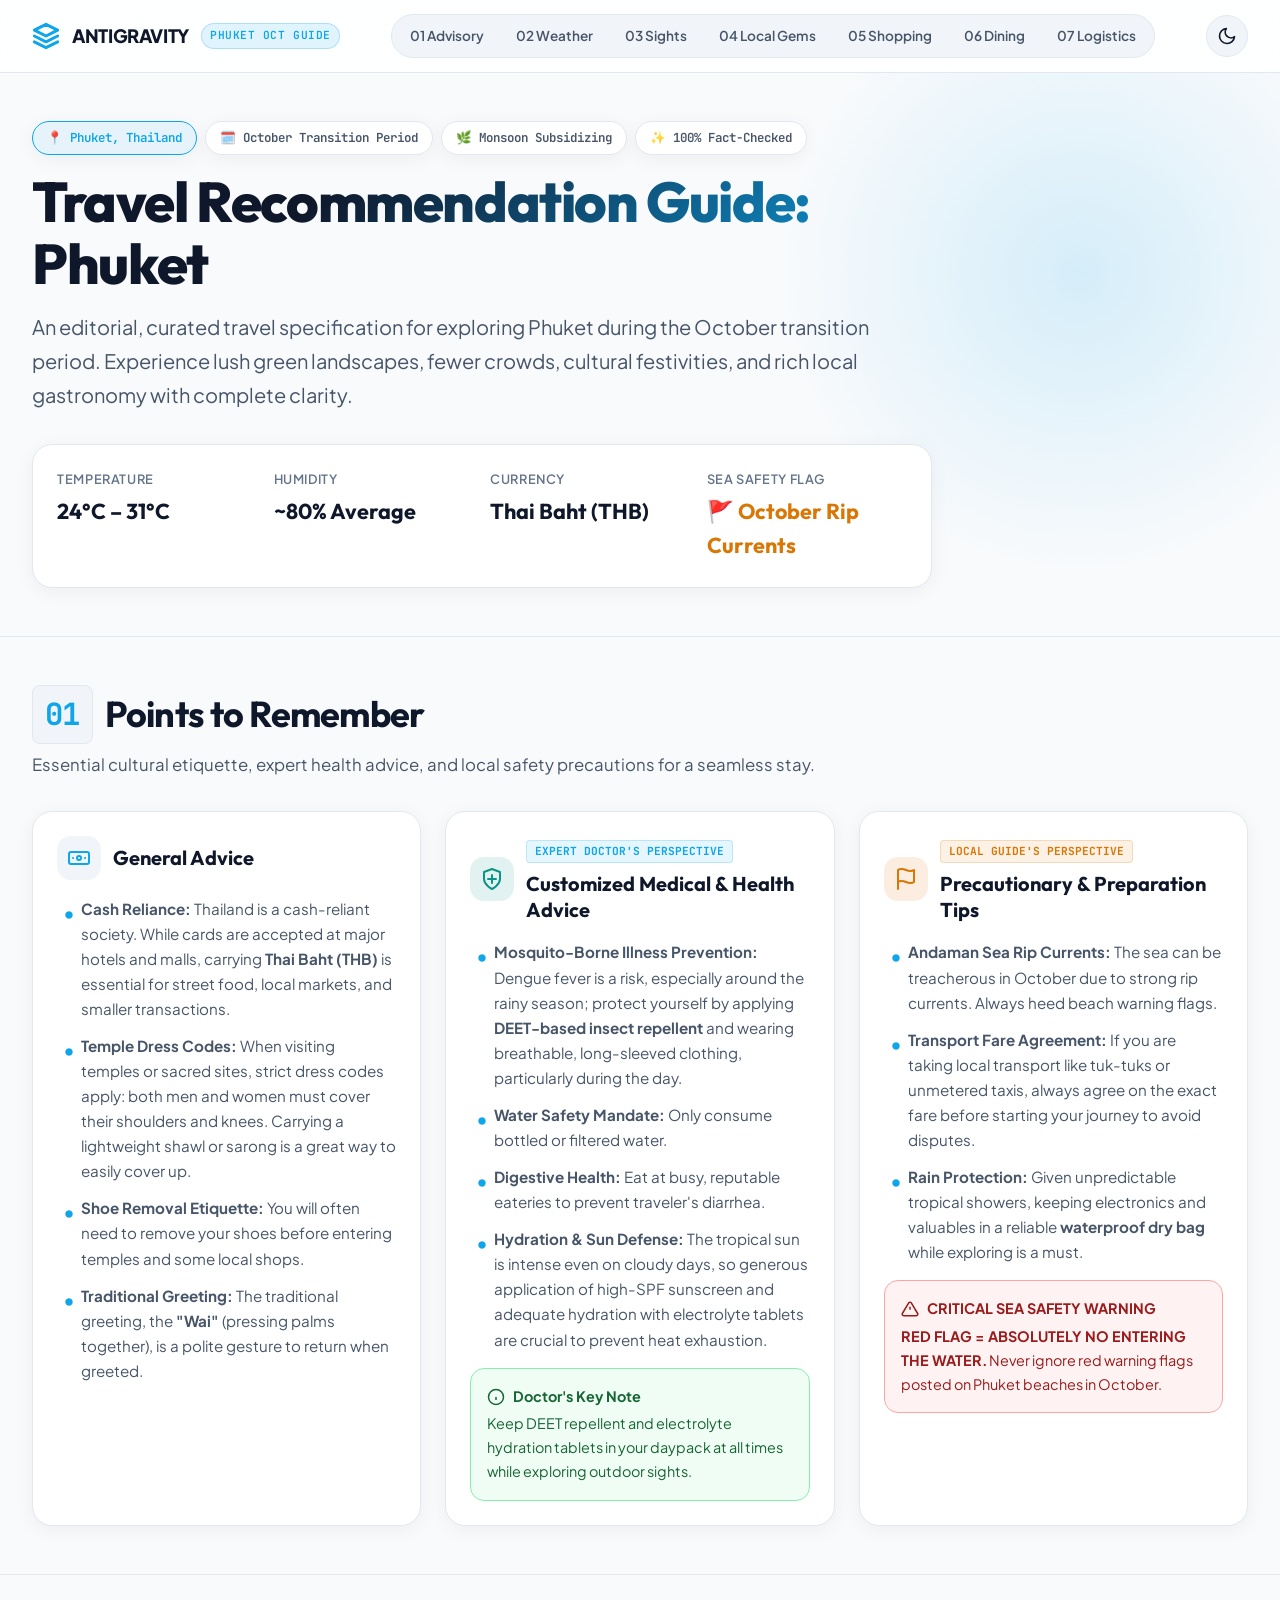
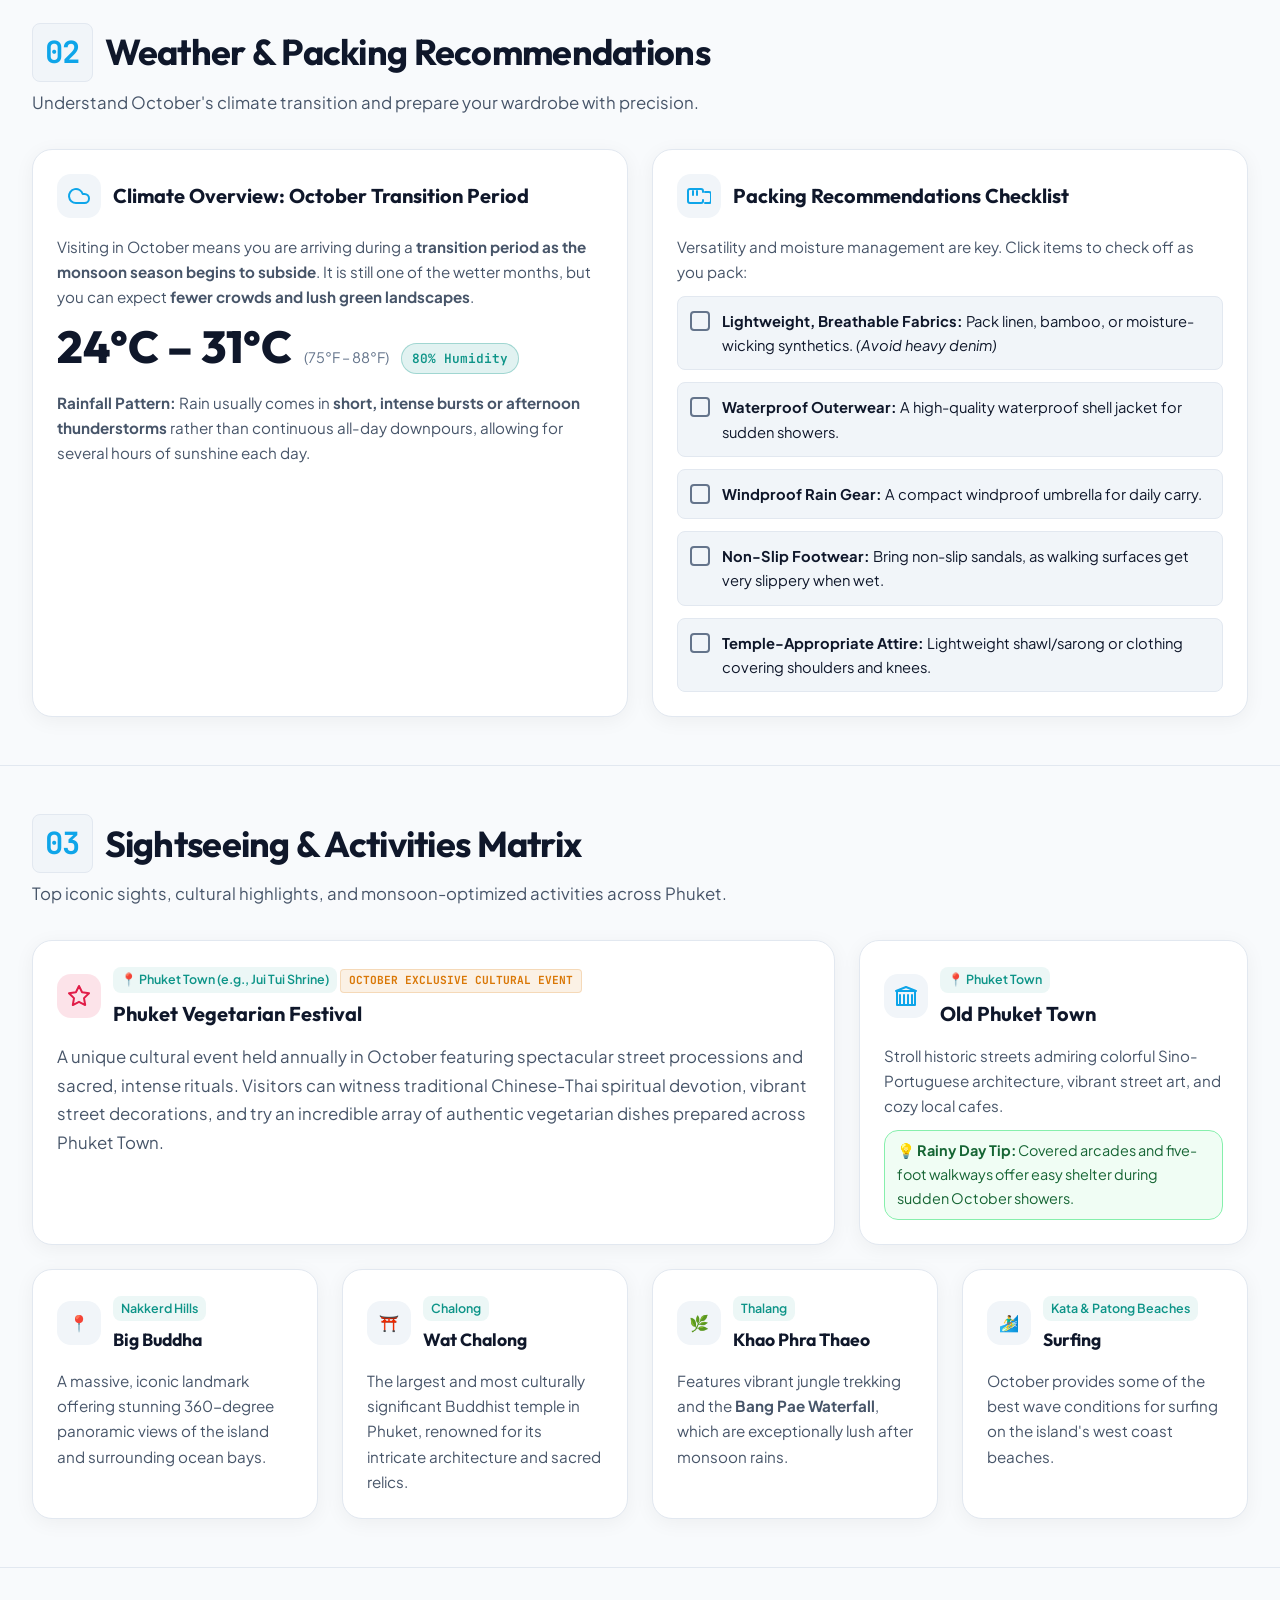
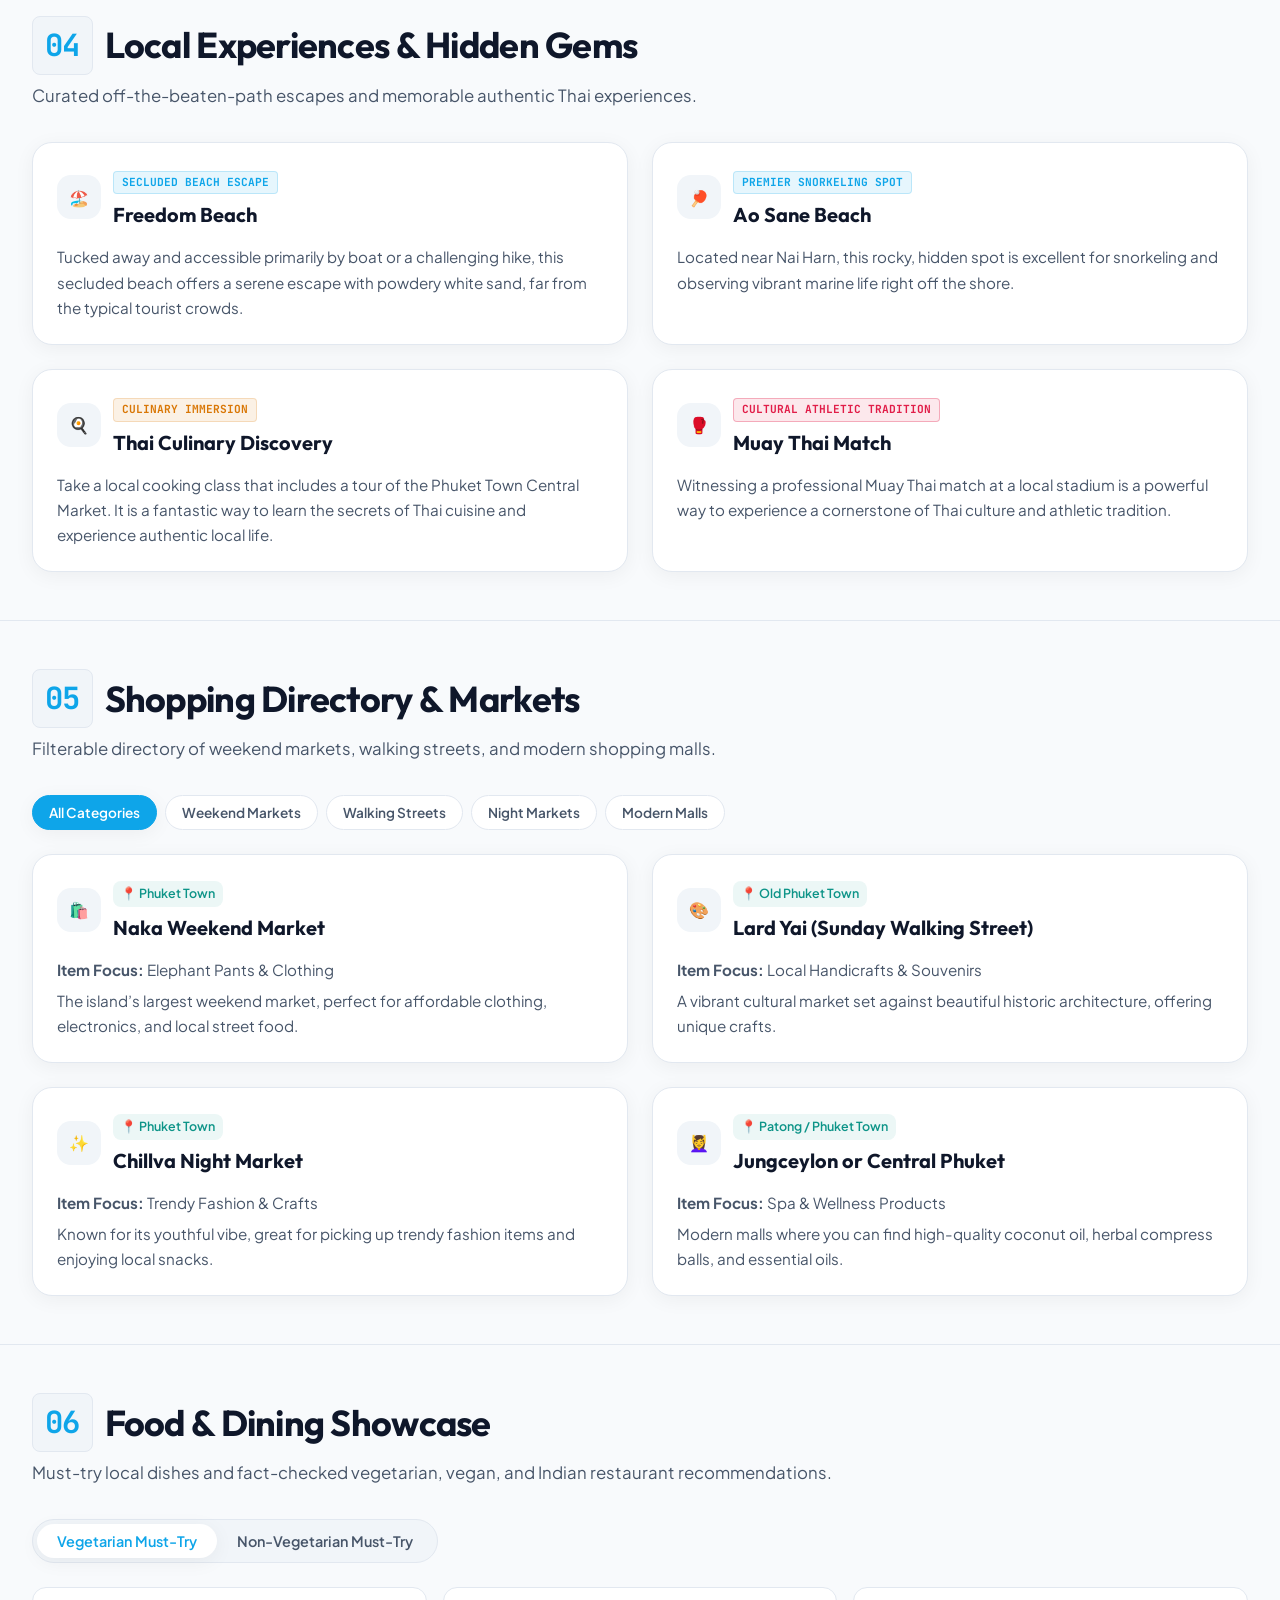
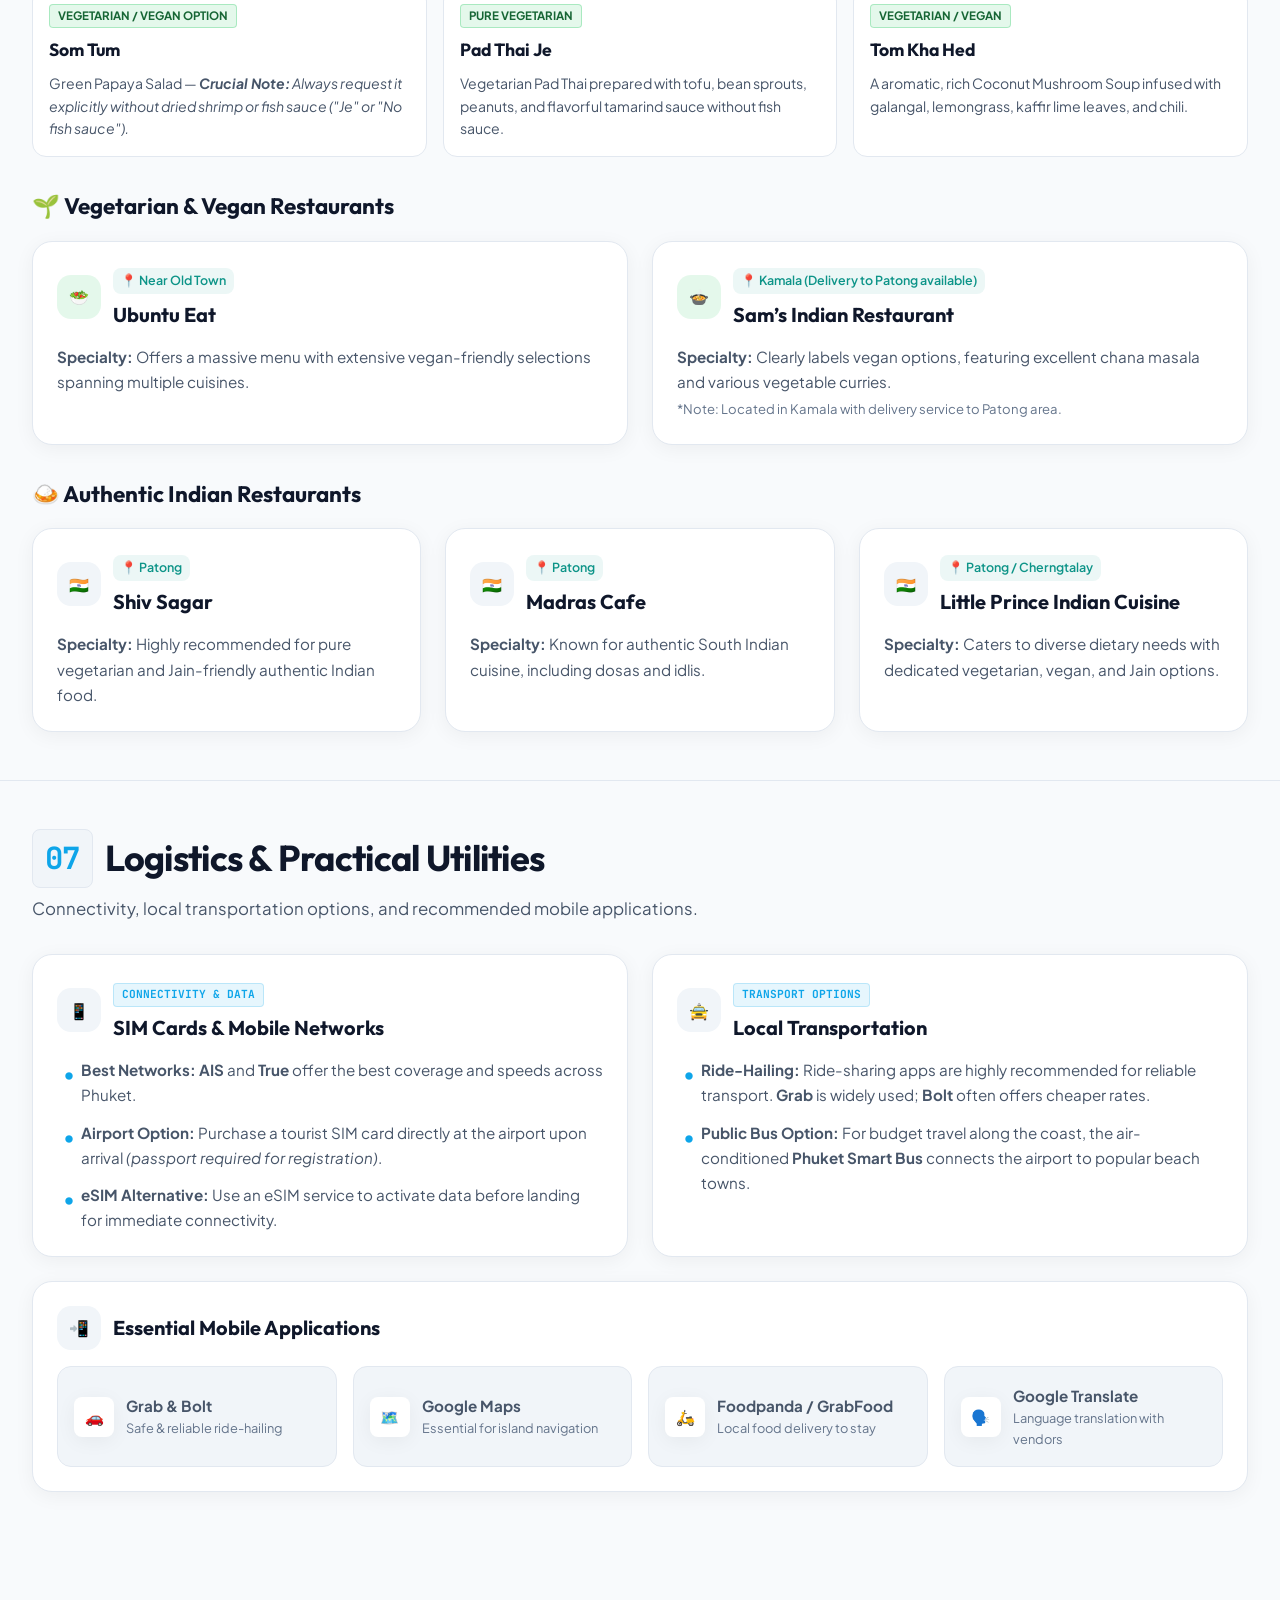
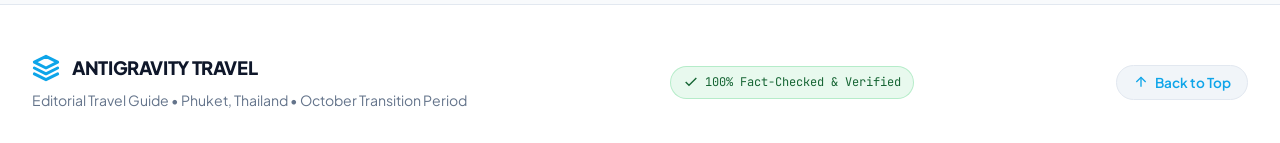
<file: Phuket_Travel_Guide.html>
<!DOCTYPE html>
<html lang="en" data-theme="light">
<head>
  <meta charset="UTF-8">
  <meta name="viewport" content="width=device-width, initial-scale=1.0">
  <title>Travel Recommendation Guide: Phuket | Editorial Edition</title>
  <meta name="description" content="A comprehensive, editorial travel guide for Phuket in October. Fact-checked itinerary covering weather, activities, dining, shopping, and essential logistics.">
  
  <!-- Google Fonts -->
  <link rel="preconnect" href="https://fonts.googleapis.com">
  <link rel="preconnect" href="https://fonts.gstatic.com" crossorigin>
  <link href="https://fonts.googleapis.com/css2?family=Inter:wght@300;400;500;600;700&family=JetBrains+Mono:wght@400;500;600&family=Outfit:wght@500;600;700;800&family=Plus+Jakarta+Sans:wght@400;500;600;700;800&display=swap" rel="stylesheet">
  
  <style>
    /* ==========================================
       1. DESIGN TOKENS & CSS VARIABLES
       ========================================== */
    :root {
      /* Phuket Sunburst (Light Theme) */
      --bg-canvas: #F8FAFC;
      --surface-card: #FFFFFF;
      --surface-subtle: #F1F5F9;
      --surface-glass: rgba(255, 255, 255, 0.85);
      --border-subtle: #E2E8F0;
      --border-accent: #0284C7;
      --text-primary: #0F172A;
      --text-secondary: #475569;
      --text-muted: #64748B;
      --accent-primary: #0EA5E9;
      --accent-teal: #0D9488;
      --accent-amber: #D97706;
      
      --alert-danger-bg: #FEF2F2;
      --alert-danger-border: #FCA5A5;
      --alert-danger-text: #991B1B;
      
      --alert-medical-bg: #F0FDF4;
      --alert-medical-border: #86EFAC;
      --alert-medical-text: #166534;
      
      --shadow-elevation-1: 0 4px 20px rgba(0, 0, 0, 0.05);
      --shadow-elevation-2: 0 10px 30px rgba(0, 0, 0, 0.08);
      
      /* Typography */
      --font-primary: 'Plus Jakarta Sans', 'Inter', -apple-system, sans-serif;
      --font-display: 'Outfit', sans-serif;
      --font-mono: 'JetBrains Mono', monospace;
      
      /* Spatial Scale */
      --space-1: 4px;
      --space-2: 8px;
      --space-3: 12px;
      --space-4: 16px;
      --space-6: 24px;
      --space-8: 32px;
      --space-12: 48px;
      --space-16: 64px;
      
      --radius-sm: 8px;
      --radius-md: 14px;
      --radius-lg: 20px;
      --radius-full: 9999px;
      
      --transition-fast: 150ms cubic-bezier(0.16, 1, 0.3, 1);
      --transition-base: 250ms cubic-bezier(0.16, 1, 0.3, 1);
      --transition-smooth: 350ms ease;
    }

    [data-theme="dark"] {
      /* Andaman Twilight (Dark Theme) */
      --bg-canvas: #090D16;
      --surface-card: #111827;
      --surface-subtle: #1F2937;
      --surface-glass: rgba(17, 24, 39, 0.85);
      --border-subtle: #1F2937;
      --border-accent: #38BDF8;
      --text-primary: #F8FAFC;
      --text-secondary: #94A3B8;
      --text-muted: #64748B;
      --accent-primary: #38BDF8;
      --accent-teal: #2DD4BF;
      --accent-amber: #FBBF24;
      
      --alert-danger-bg: #450A0A;
      --alert-danger-border: #991B1B;
      --alert-danger-text: #FCA5A5;
      
      --alert-medical-bg: #052E16;
      --alert-medical-border: #166534;
      --alert-medical-text: #86EFAC;
      
      --shadow-elevation-1: 0 8px 30px rgba(0, 0, 0, 0.40);
      --shadow-elevation-2: 0 12px 40px rgba(0, 0, 0, 0.60);
    }

    /* ==========================================
       2. BASE & RESET STYLES
       ========================================== */
    *, *::before, *::after {
      box-sizing: border-box;
      margin: 0;
      padding: 0;
    }

    html {
      scroll-behavior: smooth;
      font-size: 16px;
      -webkit-text-size-adjust: 100%;
    }

    body {
      background-color: var(--bg-canvas);
      color: var(--text-primary);
      font-family: var(--font-primary);
      line-height: 1.6;
      min-height: 100vh;
      transition: background-color var(--transition-smooth), color var(--transition-smooth);
      overflow-x: hidden;
    }

    a {
      color: inherit;
      text-decoration: none;
    }

    button {
      font-family: inherit;
      cursor: pointer;
      border: none;
      background: none;
    }

    /* Layout Containers */
    .container {
      width: 100%;
      max-width: 1360px;
      margin: 0 auto;
      padding: 0 var(--space-4);
    }

    @media (min-width: 640px) {
      .container { padding: 0 var(--space-6); }
    }
    @media (min-width: 1024px) {
      .container { padding: 0 var(--space-8); }
    }

    /* Typography Utilities */
    .display-title {
      font-family: var(--font-display);
      font-size: clamp(2.25rem, 4vw + 1rem, 3.5rem);
      font-weight: 800;
      line-height: 1.1;
      letter-spacing: -0.025em;
      background: linear-gradient(135deg, var(--text-primary) 30%, var(--accent-primary));
      -webkit-background-clip: text;
      -webkit-text-fill-color: transparent;
    }

    .section-title {
      font-family: var(--font-display);
      font-size: clamp(1.5rem, 2vw + 1rem, 2.25rem);
      font-weight: 700;
      letter-spacing: -0.02em;
      margin-bottom: var(--space-2);
      display: flex;
      align-items: center;
      gap: var(--space-3);
    }

    .section-number {
      font-family: var(--font-mono);
      font-size: 0.85em;
      color: var(--accent-primary);
      background: var(--surface-subtle);
      padding: var(--space-1) var(--space-3);
      border-radius: var(--radius-sm);
      border: 1px solid var(--border-subtle);
    }

    .section-subtitle {
      color: var(--text-secondary);
      font-size: 1.05rem;
      margin-bottom: var(--space-8);
    }

    /* ==========================================
       3. HEADER & STICKY NAVIGATION
       ========================================== */
    .site-header {
      position: sticky;
      top: 0;
      z-index: 100;
      background-color: var(--surface-glass);
      backdrop-filter: blur(16px);
      -webkit-backdrop-filter: blur(16px);
      border-bottom: 1px solid var(--border-subtle);
      transition: background-color var(--transition-smooth), border-color var(--transition-smooth);
    }

    .header-inner {
      display: flex;
      align-items: center;
      justify-content: space-between;
      height: 72px;
      gap: var(--space-4);
    }

    .brand-logo {
      display: flex;
      align-items: center;
      gap: var(--space-3);
      font-weight: 800;
      font-size: 1.15rem;
      letter-spacing: -0.02em;
    }

    .brand-logo svg {
      width: 28px;
      height: 28px;
      color: var(--accent-primary);
    }

    .brand-badge {
      font-family: var(--font-mono);
      font-size: 0.7rem;
      font-weight: 600;
      text-transform: uppercase;
      letter-spacing: 0.05em;
      padding: 3px 8px;
      border-radius: var(--radius-full);
      background: rgba(14, 165, 233, 0.12);
      color: var(--accent-primary);
      border: 1px solid rgba(14, 165, 233, 0.25);
    }

    .nav-scrollspy {
      display: none;
      align-items: center;
      gap: var(--space-1);
      background: var(--surface-subtle);
      padding: 4px;
      border-radius: var(--radius-full);
      border: 1px solid var(--border-subtle);
    }

    @media (min-width: 1024px) {
      .nav-scrollspy { display: flex; }
    }

    .nav-link {
      font-size: 0.85rem;
      font-weight: 600;
      padding: 6px 14px;
      border-radius: var(--radius-full);
      color: var(--text-secondary);
      transition: all var(--transition-fast);
      white-space: nowrap;
    }

    .nav-link:hover {
      color: var(--text-primary);
    }

    .nav-link.active {
      background-color: var(--surface-card);
      color: var(--accent-primary);
      box-shadow: var(--shadow-elevation-1);
    }

    .header-actions {
      display: flex;
      align-items: center;
      gap: var(--space-3);
    }

    .theme-toggle-btn {
      display: flex;
      align-items: center;
      justify-content: center;
      width: 42px;
      height: 42px;
      border-radius: var(--radius-full);
      background-color: var(--surface-subtle);
      border: 1px solid var(--border-subtle);
      color: var(--text-primary);
      transition: all var(--transition-base);
    }

    .theme-toggle-btn:hover {
      border-color: var(--border-accent);
      transform: scale(1.05);
    }

    .theme-toggle-btn svg {
      width: 20px;
      height: 20px;
      transition: transform 350ms ease;
    }

    /* Mobile Nav Toggle */
    .mobile-menu-btn {
      display: flex;
      align-items: center;
      justify-content: center;
      width: 42px;
      height: 42px;
      border-radius: var(--radius-md);
      background: var(--surface-subtle);
      border: 1px solid var(--border-subtle);
      color: var(--text-primary);
    }

    @media (min-width: 1024px) {
      .mobile-menu-btn { display: none; }
    }

    .mobile-nav-drawer {
      display: none;
      flex-direction: column;
      gap: var(--space-2);
      padding: var(--space-4);
      background: var(--surface-card);
      border-bottom: 1px solid var(--border-subtle);
    }

    .mobile-nav-drawer.open {
      display: flex;
    }

    .mobile-nav-link {
      padding: var(--space-3) var(--space-4);
      border-radius: var(--radius-sm);
      font-weight: 600;
      color: var(--text-secondary);
    }

    .mobile-nav-link.active {
      background: var(--surface-subtle);
      color: var(--accent-primary);
    }

    /* ==========================================
       4. HERO SECTION
       ========================================== */
    .hero-section {
      padding: var(--space-12) 0 var(--space-12);
      position: relative;
      overflow: hidden;
    }

    .hero-bg-glow {
      position: absolute;
      top: -100px;
      right: -100px;
      width: 600px;
      height: 600px;
      background: radial-gradient(circle, rgba(14, 165, 233, 0.15) 0%, rgba(0, 0, 0, 0) 70%);
      pointer-events: none;
      z-index: 0;
    }

    .hero-content {
      position: relative;
      z-index: 1;
      max-width: 900px;
    }

    .hero-pills {
      display: flex;
      flex-wrap: wrap;
      gap: var(--space-2);
      margin-bottom: var(--space-4);
    }

    .hero-pill {
      display: inline-flex;
      align-items: center;
      gap: 6px;
      font-family: var(--font-mono);
      font-size: 0.78rem;
      font-weight: 600;
      padding: 6px 14px;
      border-radius: var(--radius-full);
      background: var(--surface-card);
      border: 1px solid var(--border-subtle);
      color: var(--text-secondary);
      box-shadow: var(--shadow-elevation-1);
    }

    .hero-pill.highlight {
      border-color: var(--accent-primary);
      color: var(--accent-primary);
      background: rgba(14, 165, 233, 0.08);
    }

    .hero-lead {
      font-size: clamp(1.05rem, 1vw + 0.9rem, 1.25rem);
      color: var(--text-secondary);
      margin-top: var(--space-4);
      line-height: 1.7;
    }

    .hero-stats-bar {
      display: grid;
      grid-template-columns: repeat(auto-fit, minmax(180px, 1fr));
      gap: var(--space-4);
      margin-top: var(--space-8);
      padding: var(--space-6);
      background: var(--surface-card);
      border: 1px solid var(--border-subtle);
      border-radius: var(--radius-lg);
      box-shadow: var(--shadow-elevation-1);
    }

    .stat-item {
      display: flex;
      flex-direction: column;
    }

    .stat-label {
      font-size: 0.8rem;
      font-weight: 600;
      text-transform: uppercase;
      color: var(--text-muted);
      letter-spacing: 0.05em;
    }

    .stat-value {
      font-family: var(--font-display);
      font-size: 1.35rem;
      font-weight: 700;
      color: var(--text-primary);
      margin-top: var(--space-1);
    }

    /* ==========================================
       5. GENERAL CARD & BENTO GRID SYSTEM
       ========================================== */
    .section-block {
      padding: var(--space-12) 0;
      border-top: 1px solid var(--border-subtle);
    }

    .bento-grid {
      display: grid;
      grid-template-columns: repeat(12, 1fr);
      gap: var(--space-6);
    }

    .bento-card {
      background-color: var(--surface-card);
      border: 1px solid var(--border-subtle);
      border-radius: var(--radius-lg);
      padding: var(--space-6);
      box-shadow: var(--shadow-elevation-1);
      transition: transform var(--transition-base), border-color var(--transition-base), box-shadow var(--transition-base);
      display: flex;
      flex-direction: column;
      position: relative;
      overflow: hidden;
    }

    .bento-card:hover {
      transform: translateY(-4px);
      border-color: var(--border-accent);
      box-shadow: var(--shadow-elevation-2);
    }

    .card-icon-header {
      display: flex;
      align-items: center;
      gap: var(--space-3);
      margin-bottom: var(--space-4);
    }

    .icon-wrapper {
      display: flex;
      align-items: center;
      justify-content: center;
      width: 44px;
      height: 44px;
      border-radius: var(--radius-md);
      background: var(--surface-subtle);
      color: var(--accent-primary);
      flex-shrink: 0;
    }

    .card-title {
      font-family: var(--font-display);
      font-size: 1.25rem;
      font-weight: 700;
      line-height: 1.3;
    }

    .card-body {
      color: var(--text-secondary);
      font-size: 0.95rem;
      line-height: 1.65;
      flex-grow: 1;
    }

    /* Col Span Utilities for Desktop */
    .col-12 { grid-column: span 12; }
    .col-8  { grid-column: span 12; }
    .col-6  { grid-column: span 12; }
    .col-4  { grid-column: span 12; }
    .col-3  { grid-column: span 12; }

    @media (min-width: 640px) {
      .col-6-sm { grid-column: span 6; }
      .col-4-sm { grid-column: span 6; }
    }

    @media (min-width: 1024px) {
      .col-8 { grid-column: span 8; }
      .col-6 { grid-column: span 6; }
      .col-4 { grid-column: span 4; }
      .col-3 { grid-column: span 3; }
    }

    /* Custom Alert Banners inside Cards */
    .alert-card-box {
      border-radius: var(--radius-md);
      padding: var(--space-4);
      margin-top: var(--space-4);
      font-size: 0.9rem;
    }

    .alert-card-box.danger {
      background-color: var(--alert-danger-bg);
      border: 1px solid var(--alert-danger-border);
      color: var(--alert-danger-text);
    }

    .alert-card-box.medical {
      background-color: var(--alert-medical-bg);
      border: 1px solid var(--alert-medical-border);
      color: var(--alert-medical-text);
    }

    .alert-title {
      font-weight: 700;
      display: flex;
      align-items: center;
      gap: var(--space-2);
      margin-bottom: var(--space-1);
    }

    /* List Item Custom Bullets */
    .info-list {
      list-style: none;
      display: flex;
      flex-direction: column;
      gap: var(--space-3);
    }

    .info-list li {
      position: relative;
      padding-left: 24px;
    }

    .info-list li::before {
      content: "•";
      position: absolute;
      left: 6px;
      top: -2px;
      color: var(--accent-primary);
      font-size: 1.4rem;
    }

    /* ==========================================
       6. SECTION SPECIFIC STYLES
       ========================================== */
    
    /* Weather Widget */
    .weather-stat-display {
      display: flex;
      align-items: baseline;
      gap: var(--space-3);
      margin: var(--space-4) 0;
    }

    .weather-temp {
      font-family: var(--font-display);
      font-size: 2.8rem;
      font-weight: 800;
      color: var(--text-primary);
      line-height: 1;
    }

    .weather-badge {
      font-family: var(--font-mono);
      font-size: 0.8rem;
      font-weight: 600;
      padding: 4px 10px;
      border-radius: var(--radius-full);
      background: rgba(13, 148, 136, 0.12);
      color: var(--accent-teal);
      border: 1px solid rgba(13, 148, 136, 0.3);
    }

    /* Interactive Packing Checklist */
    .packing-list {
      display: flex;
      flex-direction: column;
      gap: var(--space-3);
      margin-top: var(--space-3);
    }

    .checklist-item {
      display: flex;
      align-items: flex-start;
      gap: var(--space-3);
      padding: var(--space-3);
      background: var(--surface-subtle);
      border-radius: var(--radius-sm);
      border: 1px solid var(--border-subtle);
      cursor: pointer;
      user-select: none;
      transition: background var(--transition-fast);
    }

    .checklist-item:hover {
      background: var(--surface-card);
    }

    .checklist-checkbox {
      appearance: none;
      width: 20px;
      height: 20px;
      border: 2px solid var(--text-muted);
      border-radius: 4px;
      outline: none;
      cursor: pointer;
      margin-top: 2px;
      position: relative;
      flex-shrink: 0;
      transition: all var(--transition-fast);
    }

    .checklist-checkbox:checked {
      background-color: var(--accent-primary);
      border-color: var(--accent-primary);
    }

    .checklist-checkbox:checked::after {
      content: "✓";
      position: absolute;
      color: white;
      font-size: 14px;
      font-weight: bold;
      left: 3px;
      top: -2px;
    }

    .checklist-text {
      font-size: 0.92rem;
      color: var(--text-primary);
    }

    .checklist-item.checked .checklist-text {
      text-decoration: line-through;
      color: var(--text-muted);
    }

    /* Shopping Filter & Cards */
    .filter-bar {
      display: flex;
      flex-wrap: wrap;
      gap: var(--space-2);
      margin-bottom: var(--space-6);
    }

    .filter-btn {
      font-size: 0.85rem;
      font-weight: 600;
      padding: 8px 16px;
      border-radius: var(--radius-full);
      background: var(--surface-card);
      border: 1px solid var(--border-subtle);
      color: var(--text-secondary);
      transition: all var(--transition-fast);
    }

    .filter-btn:hover {
      color: var(--text-primary);
      border-color: var(--border-accent);
    }

    .filter-btn.active {
      background: var(--accent-primary);
      color: #FFFFFF;
      border-color: var(--accent-primary);
      box-shadow: var(--shadow-elevation-1);
    }

    .location-tag {
      display: inline-flex;
      align-items: center;
      gap: 4px;
      font-size: 0.78rem;
      font-weight: 600;
      color: var(--accent-teal);
      background: rgba(13, 148, 136, 0.08);
      padding: 3px 8px;
      border-radius: var(--radius-sm);
      margin-bottom: var(--space-2);
    }

    /* Dining Section Tabs */
    .tab-container {
      margin-bottom: var(--space-6);
    }

    .tab-buttons {
      display: inline-flex;
      background: var(--surface-subtle);
      padding: 4px;
      border-radius: var(--radius-full);
      border: 1px solid var(--border-subtle);
    }

    .tab-btn {
      padding: 8px 20px;
      font-size: 0.9rem;
      font-weight: 600;
      border-radius: var(--radius-full);
      color: var(--text-secondary);
      transition: all var(--transition-fast);
    }

    .tab-btn.active {
      background: var(--surface-card);
      color: var(--accent-primary);
      box-shadow: var(--shadow-elevation-1);
    }

    .tab-content {
      display: none;
    }

    .tab-content.active {
      display: block;
      animation: fadeIn 250ms ease;
    }

    @keyframes fadeIn {
      from { opacity: 0; transform: translateY(4px); }
      to { opacity: 1; transform: translateY(0); }
    }

    .dish-tag-grid {
      display: grid;
      grid-template-columns: repeat(auto-fit, minmax(280px, 1fr));
      gap: var(--space-4);
    }

    .dish-card {
      background: var(--surface-card);
      border: 1px solid var(--border-subtle);
      border-radius: var(--radius-md);
      padding: var(--space-4);
      display: flex;
      flex-direction: column;
      gap: var(--space-2);
    }

    .dish-name {
      font-family: var(--font-display);
      font-weight: 700;
      font-size: 1.1rem;
      color: var(--text-primary);
    }

    .dish-badge {
      align-self: flex-start;
      font-size: 0.72rem;
      font-weight: 700;
      text-transform: uppercase;
      padding: 2px 8px;
      border-radius: 4px;
    }

    .dish-badge.veg {
      background: rgba(34, 197, 94, 0.12);
      color: #166534;
      border: 1px solid rgba(34, 197, 94, 0.3);
    }
    [data-theme="dark"] .dish-badge.veg {
      color: #86EFAC;
    }

    .dish-badge.nonveg {
      background: rgba(239, 68, 68, 0.12);
      color: #991B1B;
      border: 1px solid rgba(239, 68, 68, 0.3);
    }
    [data-theme="dark"] .dish-badge.nonveg {
      color: #FCA5A5;
    }

    /* App Quadrant Grid */
    .app-grid {
      display: grid;
      grid-template-columns: repeat(auto-fit, minmax(200px, 1fr));
      gap: var(--space-4);
    }

    .app-card {
      background: var(--surface-subtle);
      border: 1px solid var(--border-subtle);
      border-radius: var(--radius-md);
      padding: var(--space-4);
      display: flex;
      align-items: center;
      gap: var(--space-3);
    }

    .app-icon {
      width: 40px;
      height: 40px;
      border-radius: var(--radius-sm);
      background: var(--surface-card);
      display: flex;
      align-items: center;
      justify-content: center;
      color: var(--accent-primary);
      flex-shrink: 0;
      box-shadow: var(--shadow-elevation-1);
    }

    .app-title {
      font-weight: 700;
      font-size: 0.95rem;
    }

    .app-desc {
      font-size: 0.8rem;
      color: var(--text-muted);
    }

    /* ==========================================
       7. FOOTER
       ========================================== */
    .site-footer {
      background-color: var(--surface-card);
      border-top: 1px solid var(--border-subtle);
      padding: var(--space-12) 0 var(--space-8);
      margin-top: var(--space-16);
    }

    .footer-inner {
      display: flex;
      flex-direction: column;
      align-items: center;
      justify-content: space-between;
      gap: var(--space-6);
      text-align: center;
    }

    @media (min-width: 768px) {
      .footer-inner {
        flex-direction: row;
        text-align: left;
      }
    }

    .footer-text {
      color: var(--text-muted);
      font-size: 0.88rem;
    }

    .verification-badge {
      display: inline-flex;
      align-items: center;
      gap: 6px;
      font-family: var(--font-mono);
      font-size: 0.75rem;
      padding: 6px 12px;
      border-radius: var(--radius-full);
      background: rgba(34, 197, 94, 0.1);
      color: #166534;
      border: 1px solid rgba(34, 197, 94, 0.25);
    }
    [data-theme="dark"] .verification-badge {
      color: #86EFAC;
    }

    .back-to-top {
      display: flex;
      align-items: center;
      gap: 6px;
      font-size: 0.85rem;
      font-weight: 600;
      color: var(--accent-primary);
      padding: 8px 16px;
      border-radius: var(--radius-full);
      background: var(--surface-subtle);
      border: 1px solid var(--border-subtle);
      transition: all var(--transition-fast);
    }

    .back-to-top:hover {
      transform: translateY(-2px);
      box-shadow: var(--shadow-elevation-1);
    }

    /* Utility Helpers */
    .badge-pill {
      display: inline-block;
      font-family: var(--font-mono);
      font-size: 0.7rem;
      font-weight: 700;
      text-transform: uppercase;
      padding: 2px 8px;
      border-radius: 4px;
      margin-bottom: 8px;
      background: rgba(14, 165, 233, 0.1);
      color: var(--accent-primary);
      border: 1px solid rgba(14, 165, 233, 0.2);
    }

    .badge-amber {
      background: rgba(217, 119, 6, 0.1);
      color: var(--accent-amber);
      border-color: rgba(217, 119, 6, 0.2);
    }
  </style>
</head>
<body>

  <!-- ==========================================
       HEADER & NAVIGATION
       ========================================== -->
  <header class="site-header" id="header">
    <div class="container">
      <div class="header-inner">
        <a href="#" class="brand-logo">
          <svg viewBox="0 0 24 24" fill="none" stroke="currentColor" stroke-width="2.5" stroke-linecap="round" stroke-linejoin="round">
            <path d="M12 2L2 7l10 5 10-5-10-5zM2 17l10 5 10-5M2 12l10 5 10-5"/>
          </svg>
          <span>ANTIGRAVITY</span>
          <span class="brand-badge">Phuket Oct Guide</span>
        </a>

        <!-- Desktop Scrollspy Nav -->
        <nav class="nav-scrollspy" aria-label="Main Navigation">
          <a href="#advisory" class="nav-link active">01 Advisory</a>
          <a href="#weather" class="nav-link">02 Weather</a>
          <a href="#sightseeing" class="nav-link">03 Sights</a>
          <a href="#gems" class="nav-link">04 Local Gems</a>
          <a href="#shopping" class="nav-link">05 Shopping</a>
          <a href="#dining" class="nav-link">06 Dining</a>
          <a href="#logistics" class="nav-link">07 Logistics</a>
        </nav>

        <div class="header-actions">
          <button class="theme-toggle-btn" id="themeToggleBtn" aria-label="Toggle Light and Dark Theme" title="Toggle Theme">
            <!-- Sun Icon (for Dark Mode state) -->
            <svg id="sunIcon" style="display:none;" viewBox="0 0 24 24" fill="none" stroke="currentColor" stroke-width="2" stroke-linecap="round" stroke-linejoin="round">
              <circle cx="12" cy="12" r="5"/><line x1="12" y1="1" x2="12" y2="3"/><line x1="12" y1="21" x2="12" y2="23"/><line x1="4.22" y1="4.22" x2="5.64" y2="5.64"/><line x1="18.36" y1="18.36" x2="19.78" y2="19.78"/><line x1="1" y1="12" x2="3" y2="12"/><line x1="21" y1="12" x2="23" y2="12"/><line x1="4.22" y1="19.78" x2="5.64" y2="18.36"/><line x1="18.36" y1="5.64" x2="19.78" y2="4.22"/>
            </svg>
            <!-- Moon Icon (for Light Mode state) -->
            <svg id="moonIcon" viewBox="0 0 24 24" fill="none" stroke="currentColor" stroke-width="2" stroke-linecap="round" stroke-linejoin="round">
              <path d="M21 12.79A9 9 0 1 1 11.21 3 7 7 0 0 0 21 12.79z"/>
            </svg>
          </button>

          <button class="mobile-menu-btn" id="mobileMenuBtn" aria-label="Toggle Mobile Menu">
            <svg viewBox="0 0 24 24" fill="none" stroke="currentColor" stroke-width="2" stroke-linecap="round" stroke-linejoin="round" style="width: 22px; height: 22px;">
              <line x1="3" y1="12" x2="21" y2="12"/><line x1="3" y1="6" x2="21" y2="6"/><line x1="3" y1="18" x2="21" y2="18"/>
            </svg>
          </button>
        </div>
      </div>
    </div>

    <!-- Mobile Navigation Drawer -->
    <div class="mobile-nav-drawer" id="mobileNavDrawer">
      <a href="#advisory" class="mobile-nav-link active">01 Points to Remember</a>
      <a href="#weather" class="mobile-nav-link">02 Weather & Packing</a>
      <a href="#sightseeing" class="mobile-nav-link">03 Sightseeing & Activities</a>
      <a href="#gems" class="mobile-nav-link">04 Local Gems & Experiences</a>
      <a href="#shopping" class="mobile-nav-link">05 Shopping Directory</a>
      <a href="#dining" class="mobile-nav-link">06 Food & Dining</a>
      <a href="#logistics" class="mobile-nav-link">07 Logistics & Apps</a>
    </div>
  </header>

  <main>
    <!-- ==========================================
         HERO SECTION
         ========================================== -->
    <section class="hero-section">
      <div class="hero-bg-glow"></div>
      <div class="container">
        <div class="hero-content">
          <div class="hero-pills">
            <span class="hero-pill highlight">📍 Phuket, Thailand</span>
            <span class="hero-pill">🗓️ October Transition Period</span>
            <span class="hero-pill">🌿 Monsoon Subsidizing</span>
            <span class="hero-pill">✨ 100% Fact-Checked</span>
          </div>
          <h1 class="display-title">Travel Recommendation Guide: Phuket</h1>
          <p class="hero-lead">
            An editorial, curated travel specification for exploring Phuket during the October transition period. Experience lush green landscapes, fewer crowds, cultural festivities, and rich local gastronomy with complete clarity.
          </p>

          <div class="hero-stats-bar">
            <div class="stat-item">
              <span class="stat-label">Temperature</span>
              <span class="stat-value">24°C – 31°C</span>
            </div>
            <div class="stat-item">
              <span class="stat-label">Humidity</span>
              <span class="stat-value">~80% Average</span>
            </div>
            <div class="stat-item">
              <span class="stat-label">Currency</span>
              <span class="stat-value">Thai Baht (THB)</span>
            </div>
            <div class="stat-item">
              <span class="stat-label">Sea Safety Flag</span>
              <span class="stat-value" style="color: var(--accent-amber);">🚩 October Rip Currents</span>
            </div>
          </div>
        </div>
      </div>
    </section>

    <!-- ==========================================
         SECTION 1: POINTS TO REMEMBER (ADVISORY)
         ========================================== -->
    <section class="section-block" id="advisory">
      <div class="container">
        <h2 class="section-title"><span class="section-number">01</span> Points to Remember</h2>
        <p class="section-subtitle">Essential cultural etiquette, expert health advice, and local safety precautions for a seamless stay.</p>

        <div class="bento-grid">
          <!-- Card 1A: General Advice -->
          <div class="bento-card col-4">
            <div class="card-icon-header">
              <div class="icon-wrapper">
                <svg viewBox="0 0 24 24" stroke="currentColor" fill="none" stroke-width="2" stroke-linecap="round" stroke-linejoin="round" style="width:24px;height:24px;">
                  <rect x="2" y="6" width="20" height="12" rx="2"/><circle cx="12" cy="12" r="2"/><path d="M6 12h.01M18 12h.01"/>
                </svg>
              </div>
              <h3 class="card-title">General Advice</h3>
            </div>
            <div class="card-body">
              <ul class="info-list">
                <li><strong>Cash Reliance:</strong> Thailand is a cash-reliant society. While cards are accepted at major hotels and malls, carrying <strong>Thai Baht (THB)</strong> is essential for street food, local markets, and smaller transactions.</li>
                <li><strong>Temple Dress Codes:</strong> When visiting temples or sacred sites, strict dress codes apply: both men and women must cover their shoulders and knees. Carrying a lightweight shawl or sarong is a great way to easily cover up.</li>
                <li><strong>Shoe Removal Etiquette:</strong> You will often need to remove your shoes before entering temples and some local shops.</li>
                <li><strong>Traditional Greeting:</strong> The traditional greeting, the <strong>"Wai"</strong> (pressing palms together), is a polite gesture to return when greeted.</li>
              </ul>
            </div>
          </div>

          <!-- Card 1B: Medical & Health Guidance -->
          <div class="bento-card col-4">
            <div class="card-icon-header">
              <div class="icon-wrapper" style="color: var(--accent-teal); background: rgba(13, 148, 136, 0.12);">
                <svg viewBox="0 0 24 24" stroke="currentColor" fill="none" stroke-width="2" stroke-linecap="round" stroke-linejoin="round" style="width:24px;height:24px;">
                  <path d="M12 22s8-4 8-10V5l-8-3-8 3v7c0 6 8 10 8 10z"/><line x1="12" y1="8" x2="12" y2="16"/><line x1="8" y1="12" x2="16" y2="12"/>
                </svg>
              </div>
              <div>
                <span class="badge-pill">Expert Doctor's Perspective</span>
                <h3 class="card-title">Customized Medical & Health Advice</h3>
              </div>
            </div>
            <div class="card-body">
              <ul class="info-list">
                <li><strong>Mosquito-Borne Illness Prevention:</strong> Dengue fever is a risk, especially around the rainy season; protect yourself by applying <strong>DEET-based insect repellent</strong> and wearing breathable, long-sleeved clothing, particularly during the day.</li>
                <li><strong>Water Safety Mandate:</strong> Only consume bottled or filtered water.</li>
                <li><strong>Digestive Health:</strong> Eat at busy, reputable eateries to prevent traveler's diarrhea.</li>
                <li><strong>Hydration & Sun Defense:</strong> The tropical sun is intense even on cloudy days, so generous application of high-SPF sunscreen and adequate hydration with electrolyte tablets are crucial to prevent heat exhaustion.</li>
              </ul>
              
              <div class="alert-card-box medical">
                <div class="alert-title">
                  <svg viewBox="0 0 24 24" width="18" height="18" fill="none" stroke="currentColor" stroke-width="2"><circle cx="12" cy="12" r="10"/><line x1="12" y1="16" x2="12" y2="12"/><line x1="12" y1="8" x2="12.01" y2="8"/></svg>
                  Doctor's Key Note
                </div>
                Keep DEET repellent and electrolyte hydration tablets in your daypack at all times while exploring outdoor sights.
              </div>
            </div>
          </div>

          <!-- Card 1C: Precautionary & Safety Tips -->
          <div class="bento-card col-4">
            <div class="card-icon-header">
              <div class="icon-wrapper" style="color: var(--accent-amber); background: rgba(217, 119, 6, 0.12);">
                <svg viewBox="0 0 24 24" stroke="currentColor" fill="none" stroke-width="2" stroke-linecap="round" stroke-linejoin="round" style="width:24px;height:24px;">
                  <path d="M4 15s1-1 4-1 5 2 8 2 4-1 4-1V3s-1 1-4 1-5-2-8-2-4 1-4 1z"/><line x1="4" y1="22" x2="4" y2="15"/>
                </svg>
              </div>
              <div>
                <span class="badge-pill badge-amber">Local Guide's Perspective</span>
                <h3 class="card-title">Precautionary & Preparation Tips</h3>
              </div>
            </div>
            <div class="card-body">
              <ul class="info-list">
                <li><strong>Andaman Sea Rip Currents:</strong> The sea can be treacherous in October due to strong rip currents. Always heed beach warning flags.</li>
                <li><strong>Transport Fare Agreement:</strong> If you are taking local transport like tuk-tuks or unmetered taxis, always agree on the exact fare before starting your journey to avoid disputes.</li>
                <li><strong>Rain Protection:</strong> Given unpredictable tropical showers, keeping electronics and valuables in a reliable <strong>waterproof dry bag</strong> while exploring is a must.</li>
              </ul>

              <div class="alert-card-box danger" role="alert" aria-live="polite">
                <div class="alert-title">
                  <svg viewBox="0 0 24 24" width="18" height="18" fill="none" stroke="currentColor" stroke-width="2"><path d="M10.29 3.86L1.82 18a2 2 0 0 0 1.71 3h16.94a2 2 0 0 0 1.71-3L13.71 3.86a2 2 0 0 0-3.42 0z"/><line x1="12" y1="9" x2="12" y2="13"/><line x1="12" y1="17" x2="12.01" y2="17"/></svg>
                  CRITICAL SEA SAFETY WARNING
                </div>
                <strong>RED FLAG = ABSOLUTELY NO ENTERING THE WATER.</strong> Never ignore red warning flags posted on Phuket beaches in October.
              </div>
            </div>
          </div>
        </div>
      </div>
    </section>

    <!-- ==========================================
         SECTION 2: WEATHER & PACKING
         ========================================== -->
    <section class="section-block" id="weather">
      <div class="container">
        <h2 class="section-title"><span class="section-number">02</span> Weather & Packing Recommendations</h2>
        <p class="section-subtitle">Understand October's climate transition and prepare your wardrobe with precision.</p>

        <div class="bento-grid">
          <!-- Component 2A: October Climate Overview Card -->
          <div class="bento-card col-6">
            <div class="card-icon-header">
              <div class="icon-wrapper">
                <svg viewBox="0 0 24 24" stroke="currentColor" fill="none" stroke-width="2" stroke-linecap="round" stroke-linejoin="round" style="width:24px;height:24px;">
                  <path d="M17.5 19H9a7 7 0 1 1 6.71-9h1.79a4.5 4.5 0 1 1 0 9z"/>
                </svg>
              </div>
              <h3 class="card-title">Climate Overview: October Transition Period</h3>
            </div>
            <div class="card-body">
              <p>Visiting in October means you are arriving during a <strong>transition period as the monsoon season begins to subside</strong>. It is still one of the wetter months, but you can expect <strong>fewer crowds and lush green landscapes</strong>.</p>
              
              <div class="weather-stat-display">
                <div class="weather-temp">24°C – 31°C</div>
                <div style="font-size:0.9rem; color:var(--text-muted);">(75°F – 88°F)</div>
                <span class="weather-badge">80% Humidity</span>
              </div>

              <p style="margin-top: var(--space-3);">
                <strong>Rainfall Pattern:</strong> Rain usually comes in <strong>short, intense bursts or afternoon thunderstorms</strong> rather than continuous all-day downpours, allowing for several hours of sunshine each day.
              </p>
            </div>
          </div>

          <!-- Component 2B: Packing Essentials Checklist -->
          <div class="bento-card col-6">
            <div class="card-icon-header">
              <div class="icon-wrapper" style="color: var(--accent-primary);">
                <svg viewBox="0 0 24 24" stroke="currentColor" fill="none" stroke-width="2" stroke-linecap="round" stroke-linejoin="round" style="width:24px;height:24px;">
                  <path d="M16 16v1a2 2 0 0 1-2 2H3a2 2 0 0 1-2-2V7a2 2 0 0 1 2-2h11a2 2 0 0 1 2 2v1"/><path d="M18 8h4a2 2 0 0 1 2 2v7a2 2 0 0 1-2 2h-4"/><path d="M6 11V7"/><path d="M10 11V7"/>
                </svg>
              </div>
              <h3 class="card-title">Packing Recommendations Checklist</h3>
            </div>
            <div class="card-body">
              <p>Versatility and moisture management are key. Click items to check off as you pack:</p>

              <div class="packing-list" id="packingChecklist">
                <label class="checklist-item">
                  <input type="checkbox" class="checklist-checkbox">
                  <span class="checklist-text"><strong>Lightweight, Breathable Fabrics:</strong> Pack linen, bamboo, or moisture-wicking synthetics. <em>(Avoid heavy denim)</em></span>
                </label>

                <label class="checklist-item">
                  <input type="checkbox" class="checklist-checkbox">
                  <span class="checklist-text"><strong>Waterproof Outerwear:</strong> A high-quality waterproof shell jacket for sudden showers.</span>
                </label>

                <label class="checklist-item">
                  <input type="checkbox" class="checklist-checkbox">
                  <span class="checklist-text"><strong>Windproof Rain Gear:</strong> A compact windproof umbrella for daily carry.</span>
                </label>

                <label class="checklist-item">
                  <input type="checkbox" class="checklist-checkbox">
                  <span class="checklist-text"><strong>Non-Slip Footwear:</strong> Bring non-slip sandals, as walking surfaces get very slippery when wet.</span>
                </label>

                <label class="checklist-item">
                  <input type="checkbox" class="checklist-checkbox">
                  <span class="checklist-text"><strong>Temple-Appropriate Attire:</strong> Lightweight shawl/sarong or clothing covering shoulders and knees.</span>
                </label>
              </div>
            </div>
          </div>
        </div>
      </div>
    </section>

    <!-- ==========================================
         SECTION 3: SIGHTSEEING & ACTIVITIES
         ========================================== -->
    <section class="section-block" id="sightseeing">
      <div class="container">
        <h2 class="section-title"><span class="section-number">03</span> Sightseeing & Activities Matrix</h2>
        <p class="section-subtitle">Top iconic sights, cultural highlights, and monsoon-optimized activities across Phuket.</p>

        <div class="bento-grid">
          <!-- Component 3A: Featured Highlight (Phuket Vegetarian Festival) Span 8 -->
          <div class="bento-card col-8">
            <div class="card-icon-header">
              <div class="icon-wrapper" style="color: #E11D48; background: rgba(225, 29, 72, 0.12);">
                <svg viewBox="0 0 24 24" stroke="currentColor" fill="none" stroke-width="2" stroke-linecap="round" stroke-linejoin="round" style="width:24px;height:24px;">
                  <path d="M12 2l3.09 6.26L22 9.27l-5 4.87 1.18 6.88L12 17.77l-6.18 3.25L7 14.14 2 9.27l6.91-1.01L12 2z"/>
                </svg>
              </div>
              <div>
                <span class="location-tag">📍 Phuket Town (e.g., Jui Tui Shrine)</span>
                <span class="badge-pill badge-amber">October Exclusive Cultural Event</span>
                <h3 class="card-title">Phuket Vegetarian Festival</h3>
              </div>
            </div>
            <div class="card-body">
              <p style="font-size: 1.05rem; line-height: 1.7;">
                A unique cultural event held annually in October featuring spectacular street processions and sacred, intense rituals. Visitors can witness traditional Chinese-Thai spiritual devotion, vibrant street decorations, and try an incredible array of authentic vegetarian dishes prepared across Phuket Town.
              </p>
            </div>
          </div>

          <!-- Component 3B: Architectural Heritage Card (Old Phuket Town) Span 4 -->
          <div class="bento-card col-4">
            <div class="card-icon-header">
              <div class="icon-wrapper">
                <svg viewBox="0 0 24 24" stroke="currentColor" fill="none" stroke-width="2" stroke-linecap="round" stroke-linejoin="round" style="width:24px;height:24px;">
                  <path d="M3 21h18M3 7v14M21 7v14M6 21V11m4 10V11m4 10V11m4 10V11M12 3L2 7h20L12 3z"/>
                </svg>
              </div>
              <div>
                <span class="location-tag">📍 Phuket Town</span>
                <h3 class="card-title">Old Phuket Town</h3>
              </div>
            </div>
            <div class="card-body">
              <p>Stroll historic streets admiring colorful Sino-Portuguese architecture, vibrant street art, and cozy local cafes.</p>
              <div class="alert-card-box medical" style="margin-top:var(--space-3); padding:var(--space-2) var(--space-3);">
                💡 <strong>Rainy Day Tip:</strong> Covered arcades and five-foot walkways offer easy shelter during sudden October showers.
              </div>
            </div>
          </div>

          <!-- Component 3C-3F: 4x 3-Column Grid Cards -->
          <div class="bento-card col-3">
            <div class="card-icon-header">
              <div class="icon-wrapper">📍</div>
              <div>
                <span class="location-tag">Nakkerd Hills</span>
                <h3 class="card-title" style="font-size:1.1rem;">Big Buddha</h3>
              </div>
            </div>
            <div class="card-body">
              <p>A massive, iconic landmark offering stunning 360-degree panoramic views of the island and surrounding ocean bays.</p>
            </div>
          </div>

          <div class="bento-card col-3">
            <div class="card-icon-header">
              <div class="icon-wrapper">⛩️</div>
              <div>
                <span class="location-tag">Chalong</span>
                <h3 class="card-title" style="font-size:1.1rem;">Wat Chalong</h3>
              </div>
            </div>
            <div class="card-body">
              <p>The largest and most culturally significant Buddhist temple in Phuket, renowned for its intricate architecture and sacred relics.</p>
            </div>
          </div>

          <div class="bento-card col-3">
            <div class="card-icon-header">
              <div class="icon-wrapper">🌿</div>
              <div>
                <span class="location-tag">Thalang</span>
                <h3 class="card-title" style="font-size:1.1rem;">Khao Phra Thaeo</h3>
              </div>
            </div>
            <div class="card-body">
              <p>Features vibrant jungle trekking and the <strong>Bang Pae Waterfall</strong>, which are exceptionally lush after monsoon rains.</p>
            </div>
          </div>

          <div class="bento-card col-3">
            <div class="card-icon-header">
              <div class="icon-wrapper">🏄‍♂️</div>
              <div>
                <span class="location-tag">Kata & Patong Beaches</span>
                <h3 class="card-title" style="font-size:1.1rem;">Surfing</h3>
              </div>
            </div>
            <div class="card-body">
              <p>October provides some of the best wave conditions for surfing on the island's west coast beaches.</p>
            </div>
          </div>
        </div>
      </div>
    </section>

    <!-- ==========================================
         SECTION 4: LOCAL EXPERIENCES & HIDDEN GEMS
         ========================================== -->
    <section class="section-block" id="gems">
      <div class="container">
        <h2 class="section-title"><span class="section-number">04</span> Local Experiences & Hidden Gems</h2>
        <p class="section-subtitle">Curated off-the-beaten-path escapes and memorable authentic Thai experiences.</p>

        <div class="bento-grid">
          <!-- Card 4A: Freedom Beach -->
          <div class="bento-card col-6">
            <div class="card-icon-header">
              <div class="icon-wrapper" style="color: var(--accent-teal);">🏖️</div>
              <div>
                <span class="badge-pill">Secluded Beach Escape</span>
                <h3 class="card-title">Freedom Beach</h3>
              </div>
            </div>
            <div class="card-body">
              <p>Tucked away and accessible primarily by boat or a challenging hike, this secluded beach offers a serene escape with powdery white sand, far from the typical tourist crowds.</p>
            </div>
          </div>

          <!-- Card 4B: Ao Sane Beach -->
          <div class="bento-card col-6">
            <div class="card-icon-header">
              <div class="icon-wrapper" style="color: var(--accent-primary);">🏓</div>
              <div>
                <span class="badge-pill">Premier Snorkeling Spot</span>
                <h3 class="card-title">Ao Sane Beach</h3>
              </div>
            </div>
            <div class="card-body">
              <p>Located near Nai Harn, this rocky, hidden spot is excellent for snorkeling and observing vibrant marine life right off the shore.</p>
            </div>
          </div>

          <!-- Card 4C: Thai Culinary Discovery -->
          <div class="bento-card col-6">
            <div class="card-icon-header">
              <div class="icon-wrapper" style="color: var(--accent-amber);">🍳</div>
              <div>
                <span class="badge-pill badge-amber">Culinary Immersion</span>
                <h3 class="card-title">Thai Culinary Discovery</h3>
              </div>
            </div>
            <div class="card-body">
              <p>Take a local cooking class that includes a tour of the Phuket Town Central Market. It is a fantastic way to learn the secrets of Thai cuisine and experience authentic local life.</p>
            </div>
          </div>

          <!-- Card 4D: Muay Thai Match -->
          <div class="bento-card col-6">
            <div class="card-icon-header">
              <div class="icon-wrapper" style="color: #E11D48;">🥊</div>
              <div>
                <span class="badge-pill" style="color:#E11D48; border-color:rgba(225,29,72,0.3); background:rgba(225,29,72,0.1);">Cultural Athletic Tradition</span>
                <h3 class="card-title">Muay Thai Match</h3>
              </div>
            </div>
            <div class="card-body">
              <p>Witnessing a professional Muay Thai match at a local stadium is a powerful way to experience a cornerstone of Thai culture and athletic tradition.</p>
            </div>
          </div>
        </div>
      </div>
    </section>

    <!-- ==========================================
         SECTION 5: SHOPPING DIRECTORY & MARKETS
         ========================================== -->
    <section class="section-block" id="shopping">
      <div class="container">
        <h2 class="section-title"><span class="section-number">05</span> Shopping Directory & Markets</h2>
        <p class="section-subtitle">Filterable directory of weekend markets, walking streets, and modern shopping malls.</p>

        <!-- Interactive Filter Bar -->
        <div class="filter-bar">
          <button class="filter-btn active" onclick="filterMarkets('all', this)">All Categories</button>
          <button class="filter-btn" onclick="filterMarkets('weekend', this)">Weekend Markets</button>
          <button class="filter-btn" onclick="filterMarkets('walking', this)">Walking Streets</button>
          <button class="filter-btn" onclick="filterMarkets('night', this)">Night Markets</button>
          <button class="filter-btn" onclick="filterMarkets('malls', this)">Modern Malls</button>
        </div>

        <div class="bento-grid" id="shoppingGrid">
          <!-- Card 5A -->
          <div class="bento-card col-6 market-item" data-category="weekend">
            <div class="card-icon-header">
              <div class="icon-wrapper">🛍️</div>
              <div>
                <span class="location-tag">📍 Phuket Town</span>
                <h3 class="card-title">Naka Weekend Market</h3>
              </div>
            </div>
            <div class="card-body">
              <p><strong>Item Focus:</strong> Elephant Pants & Clothing</p>
              <p style="margin-top: 6px;">The island’s largest weekend market, perfect for affordable clothing, electronics, and local street food.</p>
            </div>
          </div>

          <!-- Card 5B -->
          <div class="bento-card col-6 market-item" data-category="walking">
            <div class="card-icon-header">
              <div class="icon-wrapper">🎨</div>
              <div>
                <span class="location-tag">📍 Old Phuket Town</span>
                <h3 class="card-title">Lard Yai (Sunday Walking Street)</h3>
              </div>
            </div>
            <div class="card-body">
              <p><strong>Item Focus:</strong> Local Handicrafts & Souvenirs</p>
              <p style="margin-top: 6px;">A vibrant cultural market set against beautiful historic architecture, offering unique crafts.</p>
            </div>
          </div>

          <!-- Card 5C -->
          <div class="bento-card col-6 market-item" data-category="night">
            <div class="card-icon-header">
              <div class="icon-wrapper">✨</div>
              <div>
                <span class="location-tag">📍 Phuket Town</span>
                <h3 class="card-title">Chillva Night Market</h3>
              </div>
            </div>
            <div class="card-body">
              <p><strong>Item Focus:</strong> Trendy Fashion & Crafts</p>
              <p style="margin-top: 6px;">Known for its youthful vibe, great for picking up trendy fashion items and enjoying local snacks.</p>
            </div>
          </div>

          <!-- Card 5D -->
          <div class="bento-card col-6 market-item" data-category="malls">
            <div class="card-icon-header">
              <div class="icon-wrapper">💆‍♀️</div>
              <div>
                <span class="location-tag">📍 Patong / Phuket Town</span>
                <h3 class="card-title">Jungceylon or Central Phuket</h3>
              </div>
            </div>
            <div class="card-body">
              <p><strong>Item Focus:</strong> Spa & Wellness Products</p>
              <p style="margin-top: 6px;">Modern malls where you can find high-quality coconut oil, herbal compress balls, and essential oils.</p>
            </div>
          </div>
        </div>
      </div>
    </section>

    <!-- ==========================================
         SECTION 6: FOOD & DINING SHOWCASE
         ========================================== -->
    <section class="section-block" id="dining">
      <div class="container">
        <h2 class="section-title"><span class="section-number">06</span> Food & Dining Showcase</h2>
        <p class="section-subtitle">Must-try local dishes and fact-checked vegetarian, vegan, and Indian restaurant recommendations.</p>

        <!-- Sub-Component 6A: Must-Try Dishes Tag Cloud & Filter -->
        <div class="tab-container">
          <div class="tab-buttons">
            <button class="tab-btn active" onclick="switchDiningTab('veg-dishes', this)">Vegetarian Must-Try</button>
            <button class="tab-btn" onclick="switchDiningTab('nonveg-dishes', this)">Non-Vegetarian Must-Try</button>
          </div>
        </div>

        <!-- Veg Dishes Panel -->
        <div class="tab-content active" id="veg-dishes">
          <div class="dish-tag-grid">
            <div class="dish-card">
              <span class="dish-badge veg">Vegetarian / Vegan Option</span>
              <div class="dish-name">Som Tum</div>
              <p style="font-size:0.88rem; color:var(--text-secondary);">
                Green Papaya Salad — <em><strong>Crucial Note:</strong> Always request it explicitly without dried shrimp or fish sauce ("Je" or "No fish sauce").</em>
              </p>
            </div>

            <div class="dish-card">
              <span class="dish-badge veg">Pure Vegetarian</span>
              <div class="dish-name">Pad Thai Je</div>
              <p style="font-size:0.88rem; color:var(--text-secondary);">
                Vegetarian Pad Thai prepared with tofu, bean sprouts, peanuts, and flavorful tamarind sauce without fish sauce.
              </p>
            </div>

            <div class="dish-card">
              <span class="dish-badge veg">Vegetarian / Vegan</span>
              <div class="dish-name">Tom Kha Hed</div>
              <p style="font-size:0.88rem; color:var(--text-secondary);">
                A aromatic, rich Coconut Mushroom Soup infused with galangal, lemongrass, kaffir lime leaves, and chili.
              </p>
            </div>
          </div>
        </div>

        <!-- Non-Veg Dishes Panel -->
        <div class="tab-content" id="nonveg-dishes">
          <div class="dish-tag-grid">
            <div class="dish-card">
              <span class="dish-badge nonveg">Non-Vegetarian</span>
              <div class="dish-name">Tom Yum Goong</div>
              <p style="font-size:0.88rem; color:var(--text-secondary);">
                Spicy Shrimp Soup — Iconic Thai soup bursting with fresh prawns, lemongrass, kaffir lime, and fiery chilis.
              </p>
            </div>

            <div class="dish-card">
              <span class="dish-badge nonveg">Non-Vegetarian</span>
              <div class="dish-name">Massaman Curry</div>
              <p style="font-size:0.88rem; color:var(--text-secondary);">
                A rich, mild curry usually made with tender beef or chicken, potatoes, peanuts, and aromatic warm spices.
              </p>
            </div>

            <div class="dish-card">
              <span class="dish-badge nonveg">Non-Vegetarian</span>
              <div class="dish-name">Moo Ping</div>
              <p style="font-size:0.88rem; color:var(--text-secondary);">
                Grilled Pork Skewers marinating in sweet savory coconut milk glaze, popular street food across markets.
              </p>
            </div>
          </div>
        </div>

        <!-- Sub-Component 6B: Vegetarian/Vegan Restaurants -->
        <h3 style="font-family: var(--font-display); margin: var(--space-8) 0 var(--space-4); font-size: 1.4rem;">
          🌱 Vegetarian & Vegan Restaurants
        </h3>
        <div class="bento-grid">
          <div class="bento-card col-6">
            <div class="card-icon-header">
              <div class="icon-wrapper" style="color: #22C55E; background: rgba(34,197,94,0.12);">🥗</div>
              <div>
                <span class="location-tag">📍 Near Old Town</span>
                <h3 class="card-title">Ubuntu Eat</h3>
              </div>
            </div>
            <div class="card-body">
              <p><strong>Specialty:</strong> Offers a massive menu with extensive vegan-friendly selections spanning multiple cuisines.</p>
            </div>
          </div>

          <div class="bento-card col-6">
            <div class="card-icon-header">
              <div class="icon-wrapper" style="color: #22C55E; background: rgba(34,197,94,0.12);">🍲</div>
              <div>
                <span class="location-tag">📍 Kamala (Delivery to Patong available)</span>
                <h3 class="card-title">Sam’s Indian Restaurant</h3>
              </div>
            </div>
            <div class="card-body">
              <p><strong>Specialty:</strong> Clearly labels vegan options, featuring excellent chana masala and various vegetable curries.</p>
              <p style="font-size: 0.82rem; color: var(--text-muted); margin-top: 4px;">*Note: Located in Kamala with delivery service to Patong area.</p>
            </div>
          </div>
        </div>

        <!-- Sub-Component 6C: Indian Restaurants -->
        <h3 style="font-family: var(--font-display); margin: var(--space-8) 0 var(--space-4); font-size: 1.4rem;">
          🍛 Authentic Indian Restaurants
        </h3>
        <div class="bento-grid">
          <div class="bento-card col-4">
            <div class="card-icon-header">
              <div class="icon-wrapper" style="color: var(--accent-amber);">🇮🇳</div>
              <div>
                <span class="location-tag">📍 Patong</span>
                <h3 class="card-title">Shiv Sagar</h3>
              </div>
            </div>
            <div class="card-body">
              <p><strong>Specialty:</strong> Highly recommended for pure vegetarian and Jain-friendly authentic Indian food.</p>
            </div>
          </div>

          <div class="bento-card col-4">
            <div class="card-icon-header">
              <div class="icon-wrapper" style="color: var(--accent-amber);">🇮🇳</div>
              <div>
                <span class="location-tag">📍 Patong</span>
                <h3 class="card-title">Madras Cafe</h3>
              </div>
            </div>
            <div class="card-body">
              <p><strong>Specialty:</strong> Known for authentic South Indian cuisine, including dosas and idlis.</p>
            </div>
          </div>

          <div class="bento-card col-4">
            <div class="card-icon-header">
              <div class="icon-wrapper" style="color: var(--accent-amber);">🇮🇳</div>
              <div>
                <span class="location-tag">📍 Patong / Cherngtalay</span>
                <h3 class="card-title">Little Prince Indian Cuisine</h3>
              </div>
            </div>
            <div class="card-body">
              <p><strong>Specialty:</strong> Caters to diverse dietary needs with dedicated vegetarian, vegan, and Jain options.</p>
            </div>
          </div>
        </div>
      </div>
    </section>

    <!-- ==========================================
         SECTION 7: LOGISTICS & PRACTICAL UTILITY
         ========================================== -->
    <section class="section-block" id="logistics">
      <div class="container">
        <h2 class="section-title"><span class="section-number">07</span> Logistics & Practical Utilities</h2>
        <p class="section-subtitle">Connectivity, local transportation options, and recommended mobile applications.</p>

        <div class="bento-grid">
          <!-- SIM Cards -->
          <div class="bento-card col-6">
            <div class="card-icon-header">
              <div class="icon-wrapper" style="color: var(--accent-primary);">📱</div>
              <div>
                <span class="badge-pill">Connectivity & Data</span>
                <h3 class="card-title">SIM Cards & Mobile Networks</h3>
              </div>
            </div>
            <div class="card-body">
              <ul class="info-list">
                <li><strong>Best Networks:</strong> <strong>AIS</strong> and <strong>True</strong> offer the best coverage and speeds across Phuket.</li>
                <li><strong>Airport Option:</strong> Purchase a tourist SIM card directly at the airport upon arrival <em>(passport required for registration)</em>.</li>
                <li><strong>eSIM Alternative:</strong> Use an eSIM service to activate data before landing for immediate connectivity.</li>
              </ul>
            </div>
          </div>

          <!-- Local Transport -->
          <div class="bento-card col-6">
            <div class="card-icon-header">
              <div class="icon-wrapper" style="color: var(--accent-teal);">🚖</div>
              <div>
                <span class="badge-pill">Transport Options</span>
                <h3 class="card-title">Local Transportation</h3>
              </div>
            </div>
            <div class="card-body">
              <ul class="info-list">
                <li><strong>Ride-Hailing:</strong> Ride-sharing apps are highly recommended for reliable transport. <strong>Grab</strong> is widely used; <strong>Bolt</strong> often offers cheaper rates.</li>
                <li><strong>Public Bus Option:</strong> For budget travel along the coast, the air-conditioned <strong>Phuket Smart Bus</strong> connects the airport to popular beach towns.</li>
              </ul>
            </div>
          </div>

          <!-- Essential Apps Grid (Col 12) -->
          <div class="bento-card col-12">
            <div class="card-icon-header">
              <div class="icon-wrapper">📲</div>
              <h3 class="card-title">Essential Mobile Applications</h3>
            </div>
            <div class="card-body">
              <div class="app-grid">
                <div class="app-card">
                  <div class="app-icon">🚗</div>
                  <div>
                    <div class="app-title">Grab & Bolt</div>
                    <div class="app-desc">Safe & reliable ride-hailing</div>
                  </div>
                </div>

                <div class="app-card">
                  <div class="app-icon">🗺️</div>
                  <div>
                    <div class="app-title">Google Maps</div>
                    <div class="app-desc">Essential for island navigation</div>
                  </div>
                </div>

                <div class="app-card">
                  <div class="app-icon">🛵</div>
                  <div>
                    <div class="app-title">Foodpanda / GrabFood</div>
                    <div class="app-desc">Local food delivery to stay</div>
                  </div>
                </div>

                <div class="app-card">
                  <div class="app-icon">🗣️</div>
                  <div>
                    <div class="app-title">Google Translate</div>
                    <div class="app-desc">Language translation with vendors</div>
                  </div>
                </div>
              </div>
            </div>
          </div>
        </div>
      </div>
    </section>
  </main>

  <!-- ==========================================
       FOOTER
       ========================================== -->
  <footer class="site-footer">
    <div class="container">
      <div class="footer-inner">
        <div>
          <div class="brand-logo" style="margin-bottom: 6px;">
            <svg viewBox="0 0 24 24" fill="none" stroke="currentColor" stroke-width="2.5" stroke-linecap="round" stroke-linejoin="round">
              <path d="M12 2L2 7l10 5 10-5-10-5zM2 17l10 5 10-5M2 12l10 5 10-5"/>
            </svg>
            <span>ANTIGRAVITY TRAVEL</span>
          </div>
          <p class="footer-text">Editorial Travel Guide • Phuket, Thailand • October Transition Period</p>
        </div>

        <div class="verification-badge">
          <svg viewBox="0 0 24 24" width="16" height="16" fill="none" stroke="currentColor" stroke-width="2"><polyline points="20 6 9 17 4 12"/></svg>
          100% Fact-Checked & Verified
        </div>

        <button class="back-to-top" onclick="window.scrollTo({top: 0, behavior: 'smooth'});">
          <svg viewBox="0 0 24 24" width="16" height="16" fill="none" stroke="currentColor" stroke-width="2"><line x1="12" y1="19" x2="12" y2="5"/><polyline points="5 12 12 5 19 12"/></svg>
          Back to Top
        </button>
      </div>
    </div>
  </footer>

  <!-- ==========================================
       JAVASCRIPT LOGIC
       ========================================== -->
  <script>
    // 1. Theme Toggle System
    const themeToggleBtn = document.getElementById('themeToggleBtn');
    const sunIcon = document.getElementById('sunIcon');
    const moonIcon = document.getElementById('moonIcon');
    const htmlElement = document.documentElement;

    function setTheme(theme) {
      htmlElement.setAttribute('data-theme', theme);
      if (theme === 'dark') {
        sunIcon.style.display = 'block';
        moonIcon.style.display = 'none';
      } else {
        sunIcon.style.display = 'none';
        moonIcon.style.display = 'block';
      }
      localStorage.setItem('phuket_guide_theme', theme);
    }

    // Initialize Theme
    const savedTheme = localStorage.getItem('phuket_guide_theme') || 
      (window.matchMedia('(prefers-color-scheme: dark)').matches ? 'dark' : 'light');
    setTheme(savedTheme);

    themeToggleBtn.addEventListener('click', () => {
      const currentTheme = htmlElement.getAttribute('data-theme');
      setTheme(currentTheme === 'dark' ? 'light' : 'dark');
    });

    // 2. Mobile Menu Toggle
    const mobileMenuBtn = document.getElementById('mobileMenuBtn');
    const mobileNavDrawer = document.getElementById('mobileNavDrawer');

    mobileMenuBtn.addEventListener('click', () => {
      mobileNavDrawer.classList.toggle('open');
    });

    // Close mobile nav drawer when link clicked
    document.querySelectorAll('.mobile-nav-link').forEach(link => {
      link.addEventListener('click', () => {
        mobileNavDrawer.classList.remove('open');
      });
    });

    // 3. Scrollspy Navigation Indicator
    const sections = document.querySelectorAll('section[id]');
    const navLinks = document.querySelectorAll('.nav-link');
    const mobileNavLinks = document.querySelectorAll('.mobile-nav-link');

    window.addEventListener('scroll', () => {
      let current = '';
      sections.forEach(section => {
        const sectionTop = section.offsetTop - 120;
        const sectionHeight = section.offsetHeight;
        if (window.scrollY >= sectionTop && window.scrollY < sectionTop + sectionHeight) {
          current = section.getAttribute('id');
        }
      });

      navLinks.forEach(link => {
        link.classList.remove('active');
        if (link.getAttribute('href') === `#${current}`) {
          link.classList.add('active');
        }
      });

      mobileNavLinks.forEach(link => {
        link.classList.remove('active');
        if (link.getAttribute('href') === `#${current}`) {
          link.classList.add('active');
        }
      });
    });

    // 4. Shopping Market Filtering
    function filterMarkets(category, btn) {
      document.querySelectorAll('.filter-btn').forEach(b => b.classList.remove('active'));
      btn.classList.add('active');

      const items = document.querySelectorAll('.market-item');
      items.forEach(item => {
        if (category === 'all' || item.getAttribute('data-category') === category) {
          item.style.display = 'flex';
        } else {
          item.style.display = 'none';
        }
      });
    }

    // 5. Dining Tab Switcher
    function switchDiningTab(tabId, btn) {
      document.querySelectorAll('.tab-btn').forEach(b => b.classList.remove('active'));
      btn.classList.add('active');

      document.querySelectorAll('.tab-content').forEach(c => c.classList.remove('active'));
      document.getElementById(tabId).classList.add('active');
    }

    // 6. Interactive Packing Checklist Toggling
    document.querySelectorAll('#packingChecklist .checklist-item').forEach(item => {
      const checkbox = item.querySelector('.checklist-checkbox');
      checkbox.addEventListener('change', () => {
        if (checkbox.checked) {
          item.classList.add('checked');
        } else {
          item.classList.remove('checked');
        }
      });
    });
  </script>
</body>
</html>
</file>
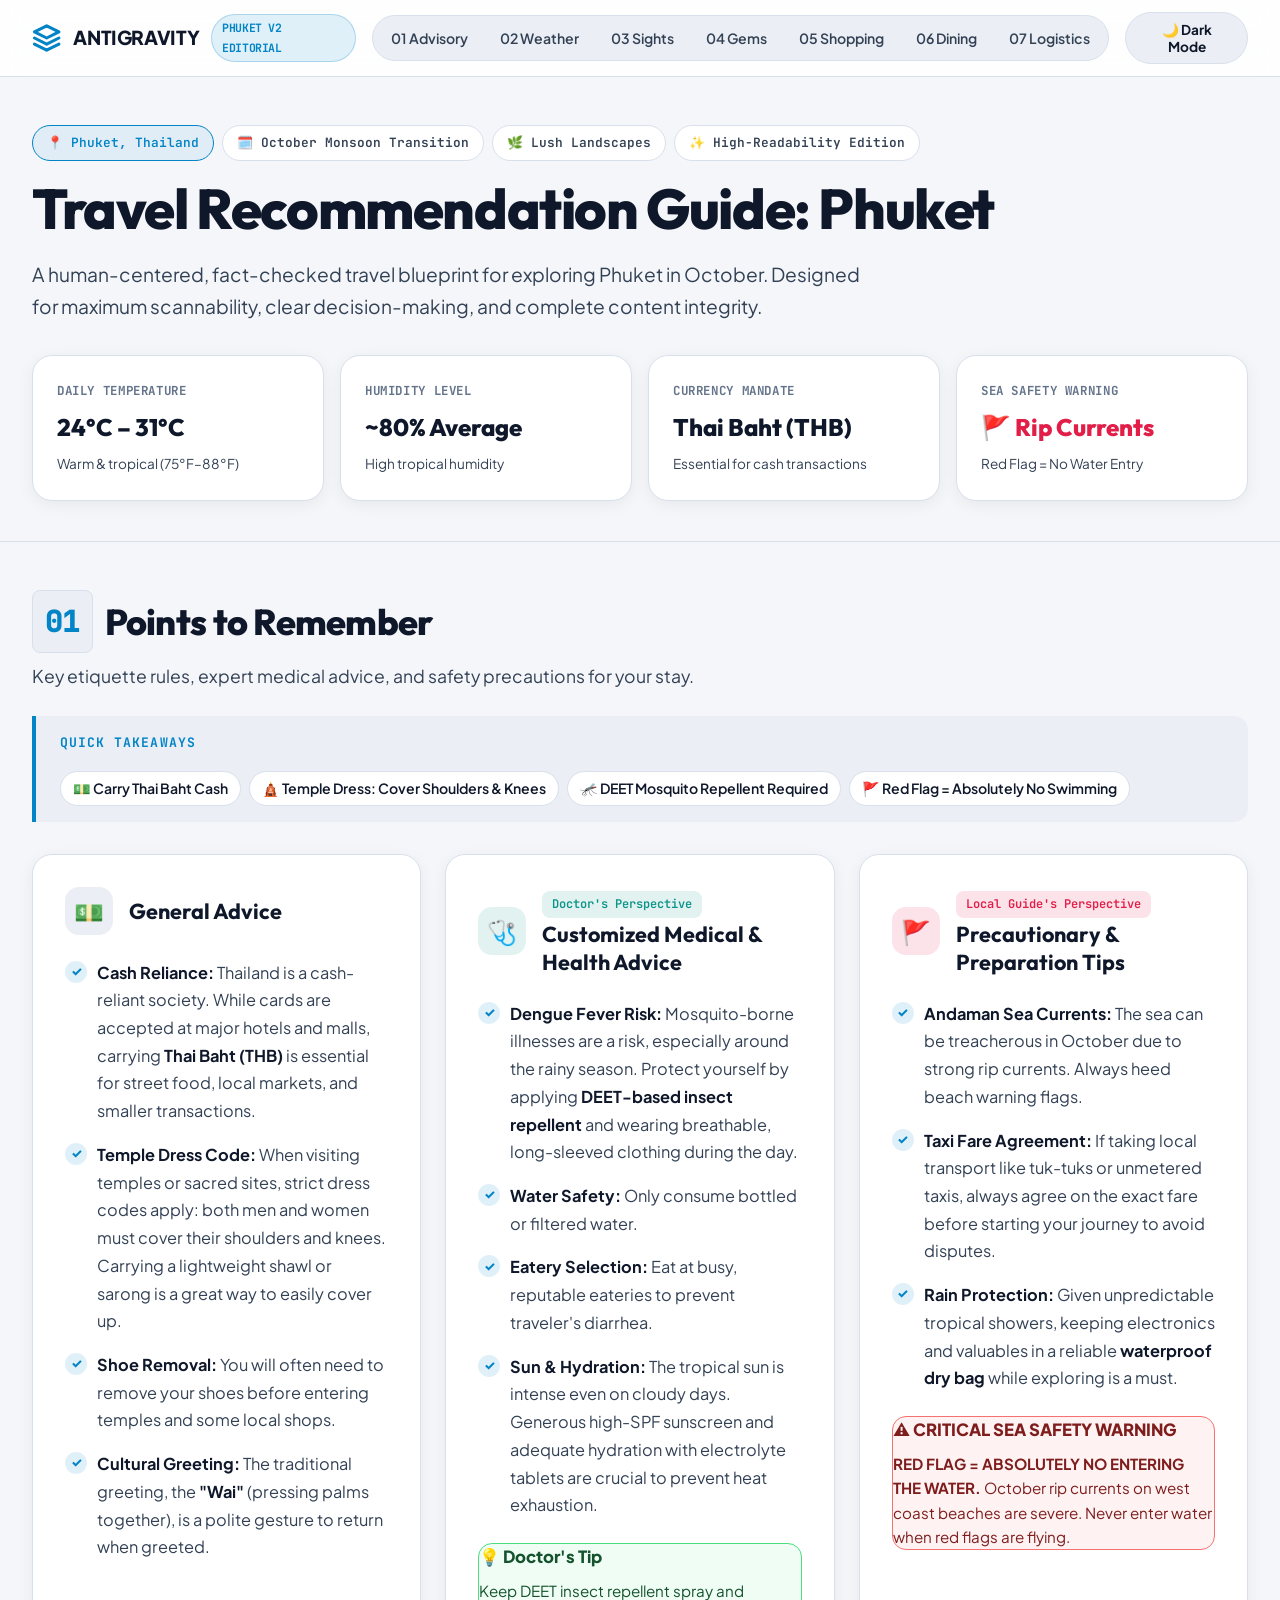
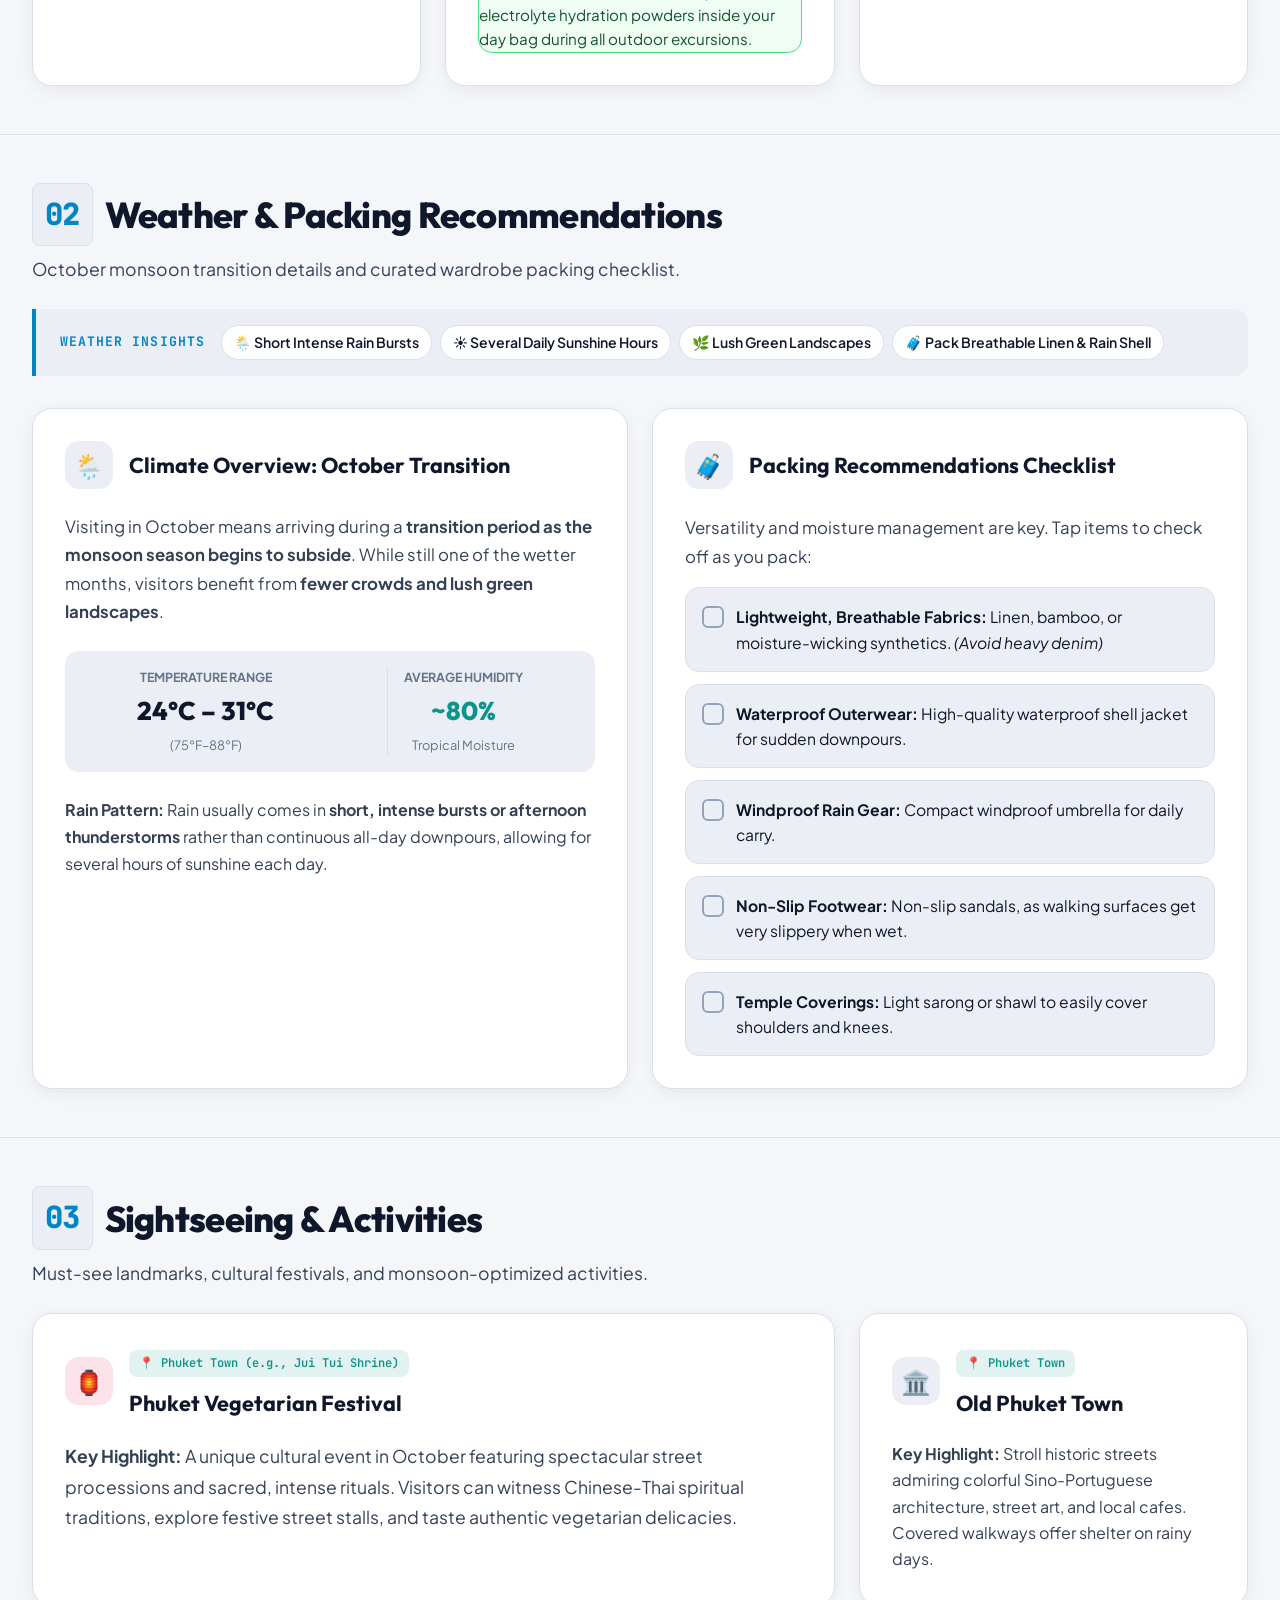
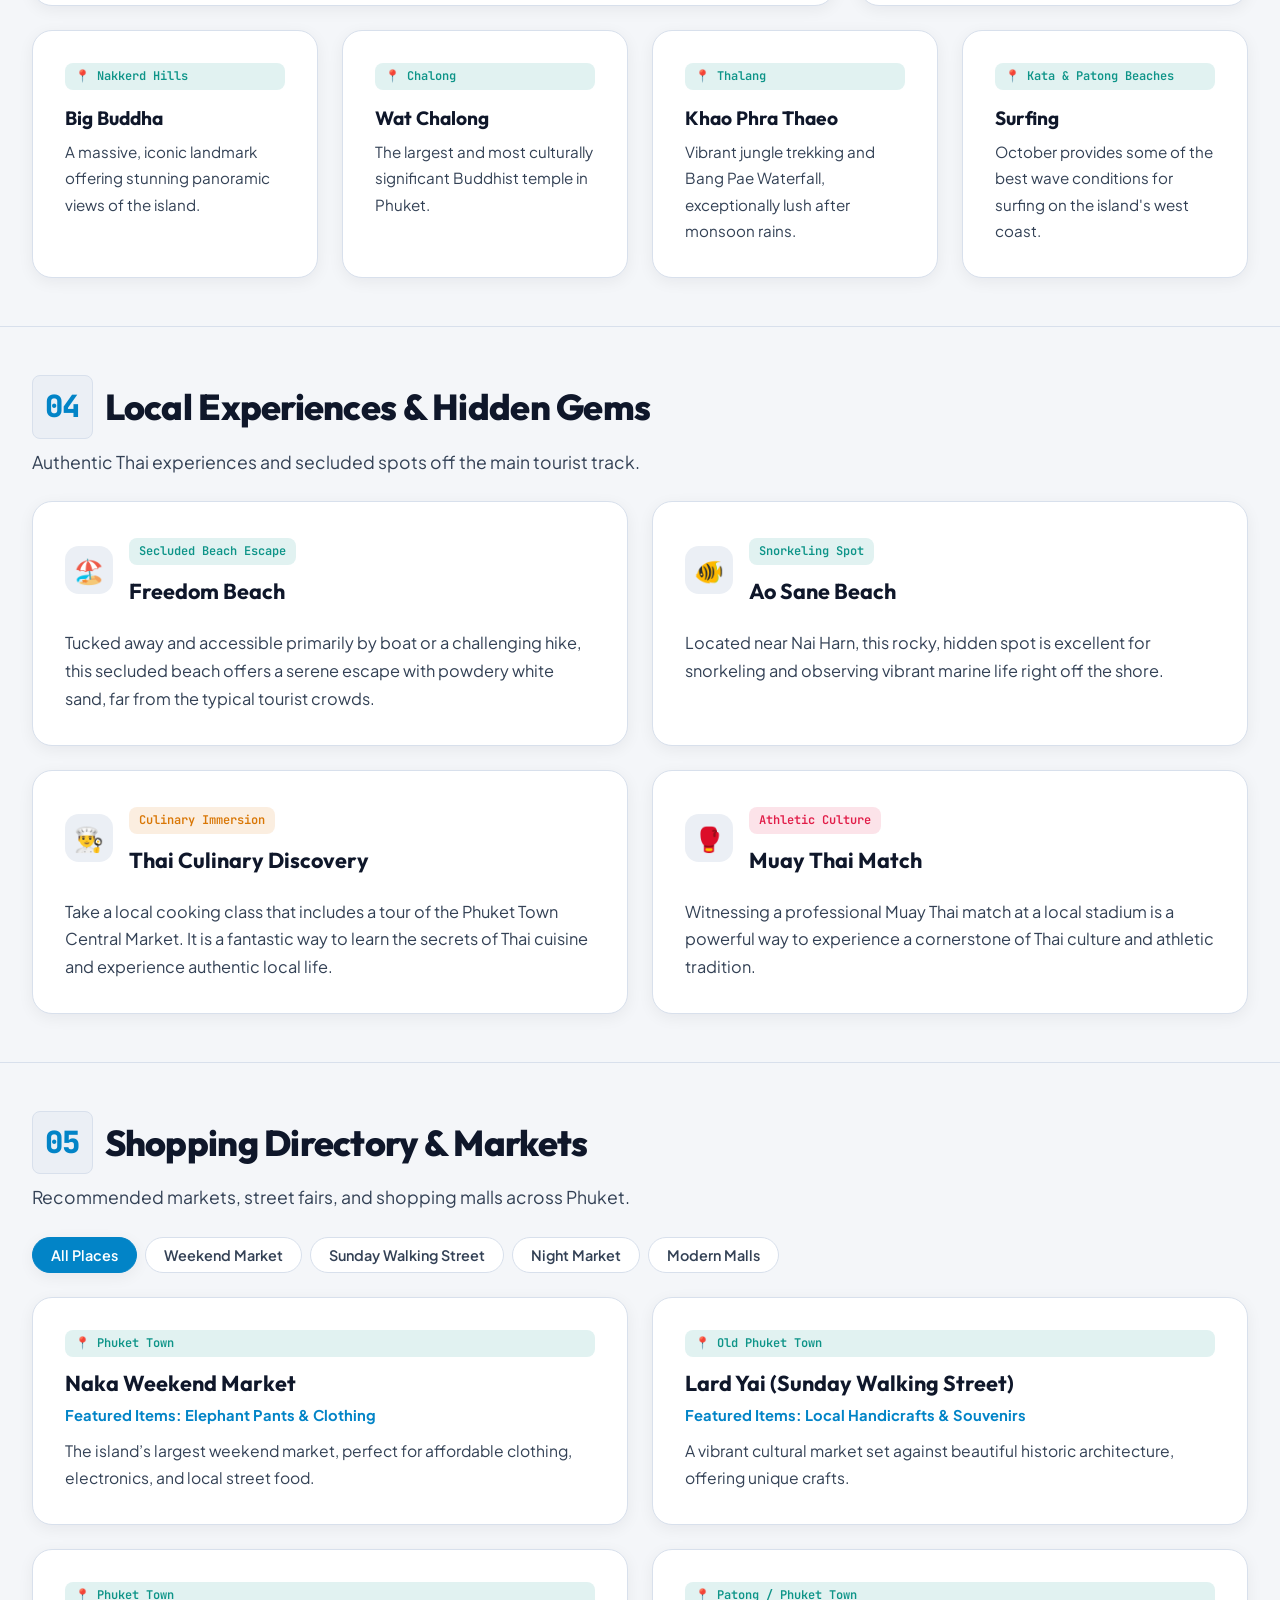
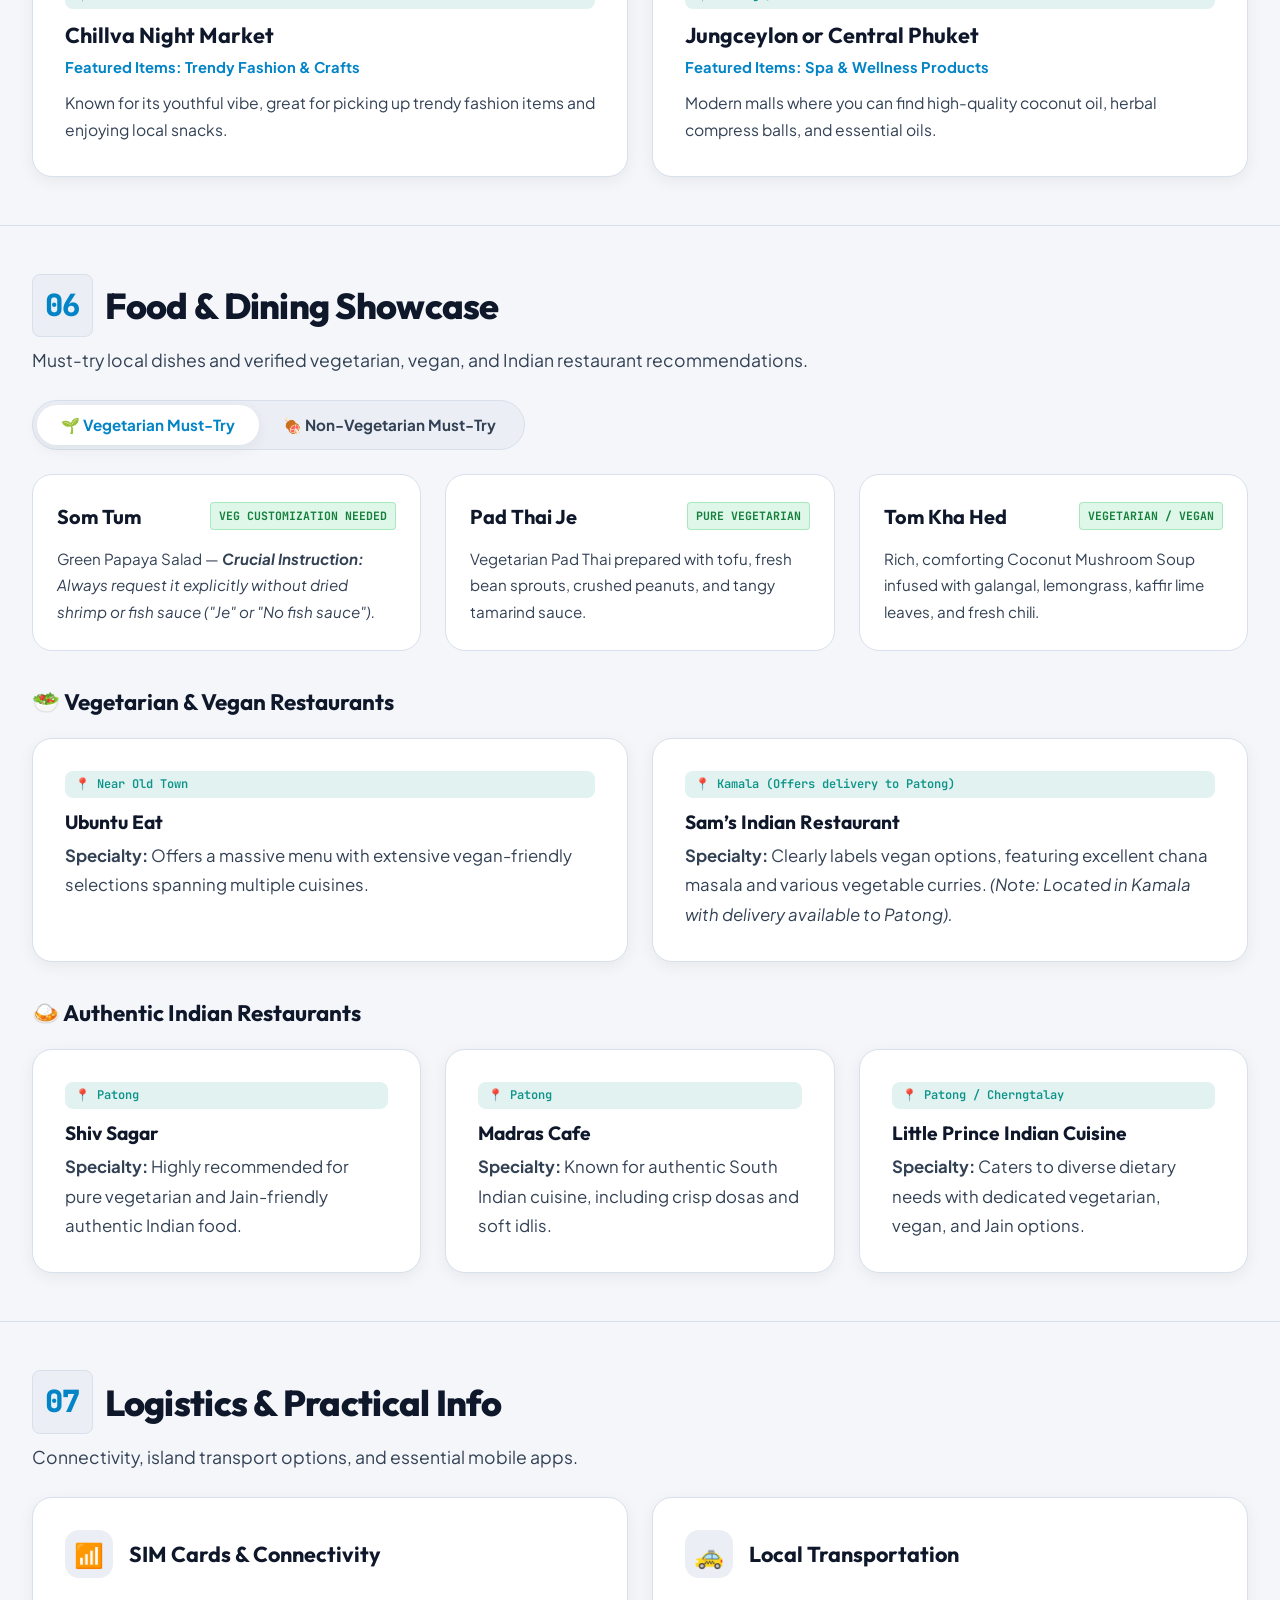
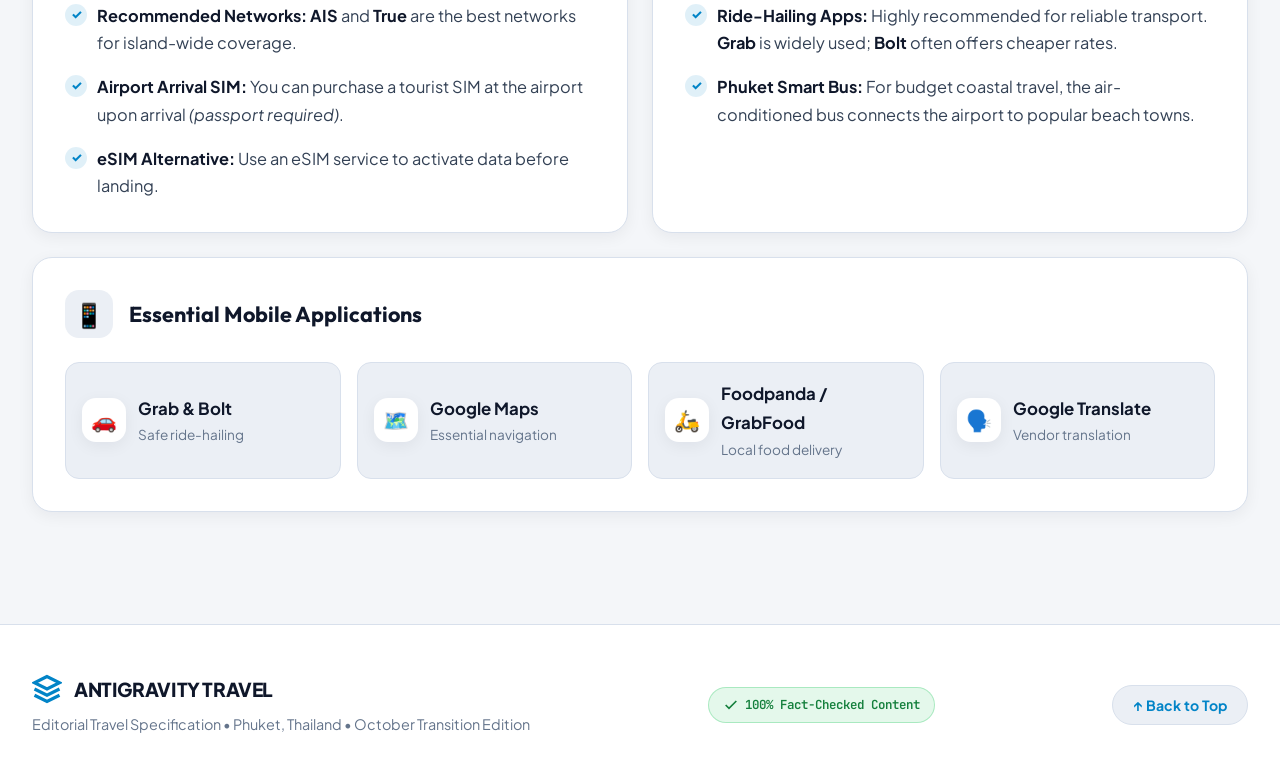
<file: Phuket_Travel_Guide_V2.html>
<!DOCTYPE html>
<html lang="en" data-theme="light">
<head>
  <meta charset="UTF-8">
  <meta name="viewport" content="width=device-width, initial-scale=1.0">
  <title>Phuket Travel Guide | High-Readability Editorial Edition</title>
  <meta name="description" content="A premium, ultra-readable travel specification for Phuket in October. Fact-checked itinerary covering weather, activities, dining, shopping, and logistics.">
  
  <!-- Google Fonts -->
  <link rel="preconnect" href="https://fonts.googleapis.com">
  <link rel="preconnect" href="https://fonts.gstatic.com" crossorigin>
  <link href="https://fonts.googleapis.com/css2?family=Inter:wght@400;500;600;700&family=JetBrains+Mono:wght@500;600&family=Outfit:wght@600;700;800&family=Plus+Jakarta+Sans:wght@400;500;600;700;800&display=swap" rel="stylesheet">
  
  <style>
    /* ==========================================
       1. DESIGN TOKENS & HIGH-CONTRAST SYSTEM
       ========================================== */
    :root {
      /* Phuket Sunburst V2 (Light Mode - Enhanced Readability) */
      --bg-canvas: #F4F6F9;
      --surface-card: #FFFFFF;
      --surface-subtle: #EBEFF5;
      --surface-glass: rgba(255, 255, 255, 0.90);
      
      --border-subtle: #D8E0EC;
      --border-strong: #94A3B8;
      --border-accent: #0284C7;
      
      --text-primary: #0F172A; /* High Contrast Deep Charcoal */
      --text-secondary: #334155; /* Readable Dark Slate */
      --text-muted: #64748B;
      
      --accent-primary: #0284C7;
      --accent-teal: #0D9488;
      --accent-amber: #D97706;
      --accent-rose: #E11D48;
      
      --alert-danger-bg: #FEF2F2;
      --alert-danger-border: #F87171;
      --alert-danger-text: #7F1D1D;
      
      --alert-medical-bg: #F0FDF4;
      --alert-medical-border: #4ADE80;
      --alert-medical-text: #14532D;
      
      --shadow-elevation-1: 0 4px 16px rgba(15, 23, 42, 0.06);
      --shadow-elevation-2: 0 12px 32px rgba(15, 23, 42, 0.10);
      
      /* Typography Tokens */
      --font-primary: 'Plus Jakarta Sans', 'Inter', system-ui, -apple-system, sans-serif;
      --font-display: 'Outfit', sans-serif;
      --font-mono: 'JetBrains Mono', monospace;
      
      /* Spatial Scale (Generous Breathing Space) */
      --space-1: 4px;
      --space-2: 8px;
      --space-3: 12px;
      --space-4: 16px;
      --space-6: 24px;
      --space-8: 32px;
      --space-10: 40px;
      --space-12: 48px;
      --space-16: 64px;
      
      --radius-sm: 8px;
      --radius-md: 14px;
      --radius-lg: 20px;
      --radius-full: 9999px;
      
      --transition-fast: 150ms ease;
      --transition-base: 250ms ease;
    }

    [data-theme="dark"] {
      /* Andaman Twilight V2 (Dark Mode - High Contrast) */
      --bg-canvas: #0B0F19;
      --surface-card: #161E2E;
      --surface-subtle: #212D42;
      --surface-glass: rgba(22, 30, 46, 0.90);
      
      --border-subtle: #2B3952;
      --border-strong: #475569;
      --border-accent: #38BDF8;
      
      --text-primary: #F8FAFC; /* Crisp Pure White */
      --text-secondary: #CBD5E1; /* High Contrast Soft Gray */
      --text-muted: #94A3B8;
      
      --accent-primary: #38BDF8;
      --accent-teal: #2DD4BF;
      --accent-amber: #FBBF24;
      --accent-rose: #FB7185;
      
      --alert-danger-bg: #321111;
      --alert-danger-border: #991B1B;
      --alert-danger-text: #FECACA;
      
      --alert-medical-bg: #0C2818;
      --alert-medical-border: #166534;
      --alert-medical-text: #BBF7D0;
      
      --shadow-elevation-1: 0 6px 24px rgba(0, 0, 0, 0.45);
      --shadow-elevation-2: 0 16px 40px rgba(0, 0, 0, 0.65);
    }

    /* ==========================================
       2. BASE & ERGONOMICS
       ========================================== */
    *, *::before, *::after {
      box-sizing: border-box;
      margin: 0;
      padding: 0;
    }

    html {
      scroll-behavior: smooth;
      font-size: 16px;
      -webkit-text-size-adjust: 100%;
    }

    body {
      background-color: var(--bg-canvas);
      color: var(--text-primary);
      font-family: var(--font-primary);
      font-size: 1.05rem;
      line-height: 1.75;
      min-height: 100vh;
      transition: background-color var(--transition-base), color var(--transition-base);
      overflow-x: hidden;
    }

    a {
      color: inherit;
      text-decoration: none;
    }

    button {
      font-family: inherit;
      cursor: pointer;
      border: none;
      background: none;
    }

    .container {
      width: 100%;
      max-width: 1280px;
      margin: 0 auto;
      padding: 0 var(--space-4);
    }

    @media (min-width: 640px) {
      .container { padding: 0 var(--space-6); }
    }
    @media (min-width: 1024px) {
      .container { padding: 0 var(--space-8); }
    }

    /* Typography Hierarchy for Readability */
    .display-title {
      font-family: var(--font-display);
      font-size: clamp(2.25rem, 3.5vw + 1rem, 3.5rem);
      font-weight: 800;
      line-height: 1.15;
      letter-spacing: -0.025em;
      color: var(--text-primary);
      margin-bottom: var(--space-4);
    }

    .section-title {
      font-family: var(--font-display);
      font-size: clamp(1.6rem, 2vw + 1rem, 2.25rem);
      font-weight: 800;
      letter-spacing: -0.02em;
      display: flex;
      align-items: center;
      gap: var(--space-3);
      color: var(--text-primary);
    }

    .section-number {
      font-family: var(--font-mono);
      font-size: 0.85em;
      color: var(--accent-primary);
      background: var(--surface-subtle);
      padding: 4px 12px;
      border-radius: var(--radius-sm);
      border: 1px solid var(--border-subtle);
    }

    .section-subtitle {
      color: var(--text-secondary);
      font-size: 1.1rem;
      margin-top: var(--space-2);
      margin-bottom: var(--space-6);
    }

    /* At-A-Glance Summary Banners */
    .summary-banner {
      background: var(--surface-subtle);
      border-left: 4px solid var(--accent-primary);
      border-radius: 0 var(--radius-md) var(--radius-md) 0;
      padding: var(--space-4) var(--space-6);
      margin-bottom: var(--space-8);
      display: flex;
      flex-wrap: wrap;
      gap: var(--space-4);
      align-items: center;
    }

    .summary-banner-title {
      font-family: var(--font-mono);
      font-weight: 700;
      font-size: 0.82rem;
      text-transform: uppercase;
      letter-spacing: 0.08em;
      color: var(--accent-primary);
      flex-shrink: 0;
    }

    .summary-chips {
      display: flex;
      flex-wrap: wrap;
      gap: var(--space-2);
    }

    .summary-chip {
      font-size: 0.88rem;
      font-weight: 600;
      background: var(--surface-card);
      padding: 4px 12px;
      border-radius: var(--radius-full);
      border: 1px solid var(--border-subtle);
      color: var(--text-primary);
    }

    /* ==========================================
       3. HEADER & STICKY NAVIGATION
       ========================================== */
    .site-header {
      position: sticky;
      top: 0;
      z-index: 100;
      background-color: var(--surface-glass);
      backdrop-filter: blur(16px);
      -webkit-backdrop-filter: blur(16px);
      border-bottom: 1px solid var(--border-subtle);
    }

    .header-inner {
      display: flex;
      align-items: center;
      justify-content: space-between;
      height: 76px;
      gap: var(--space-4);
    }

    .brand-logo {
      display: flex;
      align-items: center;
      gap: var(--space-3);
      font-weight: 800;
      font-size: 1.2rem;
      letter-spacing: -0.02em;
    }

    .brand-logo svg {
      width: 30px;
      height: 30px;
      color: var(--accent-primary);
    }

    .brand-badge {
      font-family: var(--font-mono);
      font-size: 0.72rem;
      font-weight: 700;
      text-transform: uppercase;
      padding: 3px 10px;
      border-radius: var(--radius-full);
      background: rgba(2, 132, 199, 0.12);
      color: var(--accent-primary);
      border: 1px solid rgba(2, 132, 199, 0.25);
    }

    .nav-scrollspy {
      display: none;
      align-items: center;
      gap: 4px;
      background: var(--surface-subtle);
      padding: 4px;
      border-radius: var(--radius-full);
      border: 1px solid var(--border-subtle);
    }

    @media (min-width: 1024px) {
      .nav-scrollspy { display: flex; }
    }

    .nav-link {
      font-size: 0.88rem;
      font-weight: 600;
      padding: 6px 14px;
      border-radius: var(--radius-full);
      color: var(--text-secondary);
      transition: all var(--transition-fast);
      white-space: nowrap;
    }

    .nav-link:hover {
      color: var(--text-primary);
    }

    .nav-link.active {
      background-color: var(--surface-card);
      color: var(--accent-primary);
      box-shadow: var(--shadow-elevation-1);
    }

    .theme-toggle-btn {
      display: flex;
      align-items: center;
      gap: 8px;
      padding: 8px 16px;
      border-radius: var(--radius-full);
      background-color: var(--surface-subtle);
      border: 1px solid var(--border-subtle);
      color: var(--text-primary);
      font-size: 0.85rem;
      font-weight: 700;
      transition: all var(--transition-fast);
    }

    .theme-toggle-btn:hover {
      border-color: var(--border-accent);
      transform: translateY(-1px);
    }

    /* Mobile Menu Drawer */
    .mobile-menu-btn {
      display: flex;
      align-items: center;
      justify-content: center;
      width: 44px;
      height: 44px;
      border-radius: var(--radius-md);
      background: var(--surface-subtle);
      border: 1px solid var(--border-subtle);
      color: var(--text-primary);
    }

    @media (min-width: 1024px) {
      .mobile-menu-btn { display: none; }
    }

    .mobile-nav-drawer {
      display: none;
      flex-direction: column;
      gap: var(--space-2);
      padding: var(--space-4);
      background: var(--surface-card);
      border-bottom: 1px solid var(--border-subtle);
    }

    .mobile-nav-drawer.open { display: flex; }

    .mobile-nav-link {
      padding: var(--space-3) var(--space-4);
      border-radius: var(--radius-sm);
      font-weight: 600;
      color: var(--text-secondary);
    }

    .mobile-nav-link.active {
      background: var(--surface-subtle);
      color: var(--accent-primary);
    }

    /* ==========================================
       4. HERO SECTION
       ========================================== */
    .hero-section {
      padding: var(--space-12) 0 var(--space-10);
      position: relative;
    }

    .hero-tags {
      display: flex;
      flex-wrap: wrap;
      gap: var(--space-2);
      margin-bottom: var(--space-4);
    }

    .hero-tag {
      font-family: var(--font-mono);
      font-size: 0.8rem;
      font-weight: 600;
      padding: 6px 14px;
      border-radius: var(--radius-full);
      background: var(--surface-card);
      border: 1px solid var(--border-subtle);
      color: var(--text-secondary);
    }

    .hero-tag.highlight {
      border-color: var(--accent-primary);
      color: var(--accent-primary);
      background: rgba(2, 132, 199, 0.08);
    }

    .hero-description {
      font-size: 1.2rem;
      color: var(--text-secondary);
      max-width: 840px;
      line-height: 1.7;
    }

    .hero-metrics-grid {
      display: grid;
      grid-template-columns: repeat(auto-fit, minmax(220px, 1fr));
      gap: var(--space-4);
      margin-top: var(--space-8);
    }

    .metric-card {
      background: var(--surface-card);
      border: 1px solid var(--border-subtle);
      border-radius: var(--radius-lg);
      padding: var(--space-6);
      box-shadow: var(--shadow-elevation-1);
      display: flex;
      flex-direction: column;
      gap: 4px;
    }

    .metric-label {
      font-family: var(--font-mono);
      font-size: 0.78rem;
      font-weight: 700;
      text-transform: uppercase;
      color: var(--text-muted);
      letter-spacing: 0.05em;
    }

    .metric-value {
      font-family: var(--font-display);
      font-size: 1.5rem;
      font-weight: 800;
      color: var(--text-primary);
    }

    .metric-subtext {
      font-size: 0.85rem;
      color: var(--text-secondary);
    }

    /* ==========================================
       5. READABILITY BENTO GRID & CARD SYSTEM
       ========================================== */
    .section-block {
      padding: var(--space-12) 0;
      border-top: 1px solid var(--border-subtle);
    }

    .bento-grid {
      display: grid;
      grid-template-columns: repeat(12, 1fr);
      gap: var(--space-6);
    }

    .readable-card {
      background-color: var(--surface-card);
      border: 1px solid var(--border-subtle);
      border-radius: var(--radius-lg);
      padding: var(--space-8);
      box-shadow: var(--shadow-elevation-1);
      display: flex;
      flex-direction: column;
      transition: transform var(--transition-base), border-color var(--transition-base), box-shadow var(--transition-base);
    }

    .readable-card:hover {
      border-color: var(--border-accent);
      box-shadow: var(--shadow-elevation-2);
      transform: translateY(-2px);
    }

    .card-header-row {
      display: flex;
      align-items: center;
      gap: var(--space-4);
      margin-bottom: var(--space-6);
    }

    .card-icon-box {
      width: 48px;
      height: 48px;
      border-radius: var(--radius-md);
      background: var(--surface-subtle);
      color: var(--accent-primary);
      display: flex;
      align-items: center;
      justify-content: center;
      font-size: 1.5rem;
      flex-shrink: 0;
    }

    .card-headline {
      font-family: var(--font-display);
      font-size: 1.35rem;
      font-weight: 700;
      color: var(--text-primary);
      line-height: 1.3;
    }

    /* Readability List Items */
    .readability-list {
      list-style: none;
      display: flex;
      flex-direction: column;
      gap: var(--space-4);
    }

    .readability-list li {
      position: relative;
      padding-left: 32px;
      font-size: 1.02rem;
      color: var(--text-secondary);
      line-height: 1.7;
    }

    .readability-list li::before {
      content: "✓";
      position: absolute;
      left: 0;
      top: 2px;
      width: 22px;
      height: 22px;
      border-radius: var(--radius-full);
      background: rgba(2, 132, 199, 0.12);
      color: var(--accent-primary);
      font-size: 0.8rem;
      font-weight: 800;
      display: flex;
      align-items: center;
      justify-content: center;
    }

    .readability-list strong {
      color: var(--text-primary);
      font-weight: 700;
    }

    /* Custom Highlight Callout Cards */
    .callout-box {
      border-radius: var(--radius-md);
      padding: var(--space-5);
      margin-top: var(--space-6);
      font-size: 0.95rem;
      line-height: 1.6;
    }

    .callout-box.danger {
      background-color: var(--alert-danger-bg);
      border: 1.5px solid var(--alert-danger-border);
      color: var(--alert-danger-text);
    }

    .callout-box.medical {
      background-color: var(--alert-medical-bg);
      border: 1.5px solid var(--alert-medical-border);
      color: var(--alert-medical-text);
    }

    .callout-title {
      font-weight: 800;
      font-size: 1.05rem;
      display: flex;
      align-items: center;
      gap: var(--space-2);
      margin-bottom: var(--space-2);
    }

    /* Column Spans */
    .col-12 { grid-column: span 12; }
    .col-8  { grid-column: span 12; }
    .col-6  { grid-column: span 12; }
    .col-4  { grid-column: span 12; }
    .col-3  { grid-column: span 12; }

    @media (min-width: 1024px) {
      .col-8 { grid-column: span 8; }
      .col-6 { grid-column: span 6; }
      .col-4 { grid-column: span 4; }
      .col-3 { grid-column: span 3; }
    }

    /* ==========================================
       6. INTERACTIVE & SECTION CUSTOM STYLES
       ========================================== */
    
    /* Interactive Packing Checklist */
    .packing-checklist {
      display: flex;
      flex-direction: column;
      gap: var(--space-3);
    }

    .checklist-row {
      display: flex;
      align-items: flex-start;
      gap: var(--space-3);
      padding: var(--space-4);
      background: var(--surface-subtle);
      border-radius: var(--radius-md);
      border: 1px solid var(--border-subtle);
      cursor: pointer;
      user-select: none;
      transition: background var(--transition-fast);
    }

    .checklist-row:hover {
      background: var(--surface-card);
    }

    .custom-checkbox {
      appearance: none;
      width: 22px;
      height: 22px;
      border: 2px solid var(--border-strong);
      border-radius: 6px;
      outline: none;
      cursor: pointer;
      margin-top: 2px;
      flex-shrink: 0;
      position: relative;
      transition: all var(--transition-fast);
    }

    .custom-checkbox:checked {
      background-color: var(--accent-primary);
      border-color: var(--accent-primary);
    }

    .custom-checkbox:checked::after {
      content: "✓";
      position: absolute;
      color: white;
      font-size: 15px;
      font-weight: 900;
      left: 4px;
      top: -2px;
    }

    .checklist-label {
      font-size: 0.98rem;
      color: var(--text-primary);
      line-height: 1.6;
    }

    .checklist-row.checked .checklist-label {
      text-decoration: line-through;
      color: var(--text-muted);
    }

    /* Shopping Filters */
    .filter-group {
      display: flex;
      flex-wrap: wrap;
      gap: var(--space-2);
      margin-bottom: var(--space-6);
    }

    .filter-chip {
      font-size: 0.9rem;
      font-weight: 600;
      padding: 8px 18px;
      border-radius: var(--radius-full);
      background: var(--surface-card);
      border: 1px solid var(--border-subtle);
      color: var(--text-secondary);
      transition: all var(--transition-fast);
    }

    .filter-chip:hover {
      color: var(--text-primary);
      border-color: var(--border-accent);
    }

    .filter-chip.active {
      background: var(--accent-primary);
      color: #FFFFFF;
      border-color: var(--accent-primary);
      box-shadow: var(--shadow-elevation-1);
    }

    .location-badge {
      display: inline-flex;
      align-items: center;
      gap: 4px;
      font-family: var(--font-mono);
      font-size: 0.75rem;
      font-weight: 600;
      color: var(--accent-teal);
      background: rgba(13, 148, 136, 0.12);
      padding: 3px 10px;
      border-radius: var(--radius-sm);
      margin-bottom: var(--space-3);
    }

    /* Dining Tab Controls */
    .dining-tab-bar {
      display: inline-flex;
      background: var(--surface-subtle);
      padding: 4px;
      border-radius: var(--radius-full);
      border: 1px solid var(--border-subtle);
      margin-bottom: var(--space-6);
    }

    .dining-tab-btn {
      padding: 10px 24px;
      font-size: 0.95rem;
      font-weight: 700;
      border-radius: var(--radius-full);
      color: var(--text-secondary);
      transition: all var(--transition-fast);
    }

    .dining-tab-btn.active {
      background: var(--surface-card);
      color: var(--accent-primary);
      box-shadow: var(--shadow-elevation-1);
    }

    .dining-tab-content {
      display: none;
    }

    .dining-tab-content.active {
      display: grid;
      grid-template-columns: repeat(auto-fit, minmax(300px, 1fr));
      gap: var(--space-6);
    }

    .dish-card-box {
      background: var(--surface-card);
      border: 1px solid var(--border-subtle);
      border-radius: var(--radius-lg);
      padding: var(--space-6);
      display: flex;
      flex-direction: column;
      gap: var(--space-3);
    }

    .dish-header {
      display: flex;
      justify-content: space-between;
      align-items: center;
    }

    .dish-title {
      font-family: var(--font-display);
      font-size: 1.25rem;
      font-weight: 700;
      color: var(--text-primary);
    }

    .dietary-tag {
      font-family: var(--font-mono);
      font-size: 0.72rem;
      font-weight: 700;
      text-transform: uppercase;
      padding: 3px 8px;
      border-radius: 4px;
    }

    .dietary-tag.veg {
      background: rgba(34, 197, 94, 0.14);
      color: #15803D;
      border: 1px solid rgba(34, 197, 94, 0.3);
    }
    [data-theme="dark"] .dietary-tag.veg { color: #86EFAC; }

    .dietary-tag.nonveg {
      background: rgba(239, 68, 68, 0.14);
      color: #B91C1C;
      border: 1px solid rgba(239, 68, 68, 0.3);
    }
    [data-theme="dark"] .dietary-tag.nonveg { color: #FCA5A5; }

    /* App Cards Grid */
    .apps-flex-grid {
      display: grid;
      grid-template-columns: repeat(auto-fit, minmax(220px, 1fr));
      gap: var(--space-4);
    }

    .app-box {
      background: var(--surface-subtle);
      border: 1px solid var(--border-subtle);
      border-radius: var(--radius-md);
      padding: var(--space-4);
      display: flex;
      align-items: center;
      gap: var(--space-3);
    }

    .app-icon-circle {
      width: 44px;
      height: 44px;
      border-radius: var(--radius-md);
      background: var(--surface-card);
      display: flex;
      align-items: center;
      justify-content: center;
      font-size: 1.3rem;
      flex-shrink: 0;
      box-shadow: var(--shadow-elevation-1);
    }

    /* Footer */
    .site-footer {
      background: var(--surface-card);
      border-top: 1px solid var(--border-subtle);
      padding: var(--space-12) 0 var(--space-8);
      margin-top: var(--space-16);
    }

    .footer-content {
      display: flex;
      flex-direction: column;
      align-items: center;
      justify-content: space-between;
      gap: var(--space-6);
      text-align: center;
    }

    @media (min-width: 768px) {
      .footer-content {
        flex-direction: row;
        text-align: left;
      }
    }

    .verified-pill {
      display: inline-flex;
      align-items: center;
      gap: 6px;
      font-family: var(--font-mono);
      font-size: 0.78rem;
      font-weight: 600;
      padding: 6px 14px;
      border-radius: var(--radius-full);
      background: rgba(34, 197, 94, 0.12);
      color: #15803D;
      border: 1px solid rgba(34, 197, 94, 0.3);
    }
    [data-theme="dark"] .verified-pill { color: #86EFAC; }

    .back-to-top-btn {
      display: inline-flex;
      align-items: center;
      gap: 6px;
      font-size: 0.88rem;
      font-weight: 700;
      color: var(--accent-primary);
      padding: 10px 20px;
      border-radius: var(--radius-full);
      background: var(--surface-subtle);
      border: 1px solid var(--border-subtle);
      transition: all var(--transition-fast);
    }

    .back-to-top-btn:hover {
      transform: translateY(-2px);
      box-shadow: var(--shadow-elevation-1);
    }
  </style>
</head>
<body>

  <!-- ==========================================
       HEADER & NAVIGATION
       ========================================== -->
  <header class="site-header">
    <div class="container">
      <div class="header-inner">
        <a href="#" class="brand-logo">
          <svg viewBox="0 0 24 24" fill="none" stroke="currentColor" stroke-width="2.5" stroke-linecap="round" stroke-linejoin="round">
            <path d="M12 2L2 7l10 5 10-5-10-5zM2 17l10 5 10-5M2 12l10 5 10-5"/>
          </svg>
          <span>ANTIGRAVITY</span>
          <span class="brand-badge">Phuket V2 Editorial</span>
        </a>

        <!-- Desktop Navigation Bar -->
        <nav class="nav-scrollspy" aria-label="Main Navigation">
          <a href="#advisory" class="nav-link active">01 Advisory</a>
          <a href="#weather" class="nav-link">02 Weather</a>
          <a href="#sightseeing" class="nav-link">03 Sights</a>
          <a href="#gems" class="nav-link">04 Gems</a>
          <a href="#shopping" class="nav-link">05 Shopping</a>
          <a href="#dining" class="nav-link">06 Dining</a>
          <a href="#logistics" class="nav-link">07 Logistics</a>
        </nav>

        <div style="display:flex; align-items:center; gap:var(--space-3);">
          <button class="theme-toggle-btn" id="themeToggleBtn" aria-label="Toggle Theme Mode">
            <span id="themeBtnText">🌙 Dark Mode</span>
          </button>

          <button class="mobile-menu-btn" id="mobileMenuBtn" aria-label="Open Mobile Menu">
            <svg viewBox="0 0 24 24" fill="none" stroke="currentColor" stroke-width="2" style="width: 22px; height: 22px;">
              <line x1="3" y1="12" x2="21" y2="12"/><line x1="3" y1="6" x2="21" y2="6"/><line x1="3" y1="18" x2="21" y2="18"/>
            </svg>
          </button>
        </div>
      </div>
    </div>

    <!-- Mobile Drawer -->
    <div class="mobile-nav-drawer" id="mobileNavDrawer">
      <a href="#advisory" class="mobile-nav-link active">01 Points to Remember</a>
      <a href="#weather" class="mobile-nav-link">02 Weather & Packing</a>
      <a href="#sightseeing" class="mobile-nav-link">03 Sightseeing & Activities</a>
      <a href="#gems" class="mobile-nav-link">04 Local Gems & Experiences</a>
      <a href="#shopping" class="mobile-nav-link">05 Shopping Directory</a>
      <a href="#dining" class="mobile-nav-link">06 Food & Dining</a>
      <a href="#logistics" class="mobile-nav-link">07 Logistics & Apps</a>
    </div>
  </header>

  <main>
    <!-- ==========================================
         HERO SECTION
         ========================================== -->
    <section class="hero-section">
      <div class="container">
        <div class="hero-tags">
          <span class="hero-tag highlight">📍 Phuket, Thailand</span>
          <span class="hero-tag">🗓️ October Monsoon Transition</span>
          <span class="hero-tag">🌿 Lush Landscapes</span>
          <span class="hero-tag">✨ High-Readability Edition</span>
        </div>

        <h1 class="display-title">Travel Recommendation Guide: Phuket</h1>
        <p class="hero-description">
          A human-centered, fact-checked travel blueprint for exploring Phuket in October. Designed for maximum scannability, clear decision-making, and complete content integrity.
        </p>

        <div class="hero-metrics-grid">
          <div class="metric-card">
            <span class="metric-label">Daily Temperature</span>
            <span class="metric-value">24°C – 31°C</span>
            <span class="metric-subtext">Warm & tropical (75°F–88°F)</span>
          </div>

          <div class="metric-card">
            <span class="metric-label">Humidity Level</span>
            <span class="metric-value">~80% Average</span>
            <span class="metric-subtext">High tropical humidity</span>
          </div>

          <div class="metric-card">
            <span class="metric-label">Currency Mandate</span>
            <span class="metric-value">Thai Baht (THB)</span>
            <span class="metric-subtext">Essential for cash transactions</span>
          </div>

          <div class="metric-card">
            <span class="metric-label">Sea Safety Warning</span>
            <span class="metric-value" style="color: var(--accent-rose);">🚩 Rip Currents</span>
            <span class="metric-subtext">Red Flag = No Water Entry</span>
          </div>
        </div>
      </div>
    </section>

    <!-- ==========================================
         SECTION 1: POINTS TO REMEMBER
         ========================================== -->
    <section class="section-block" id="advisory">
      <div class="container">
        <h2 class="section-title"><span class="section-number">01</span> Points to Remember</h2>
        <p class="section-subtitle">Key etiquette rules, expert medical advice, and safety precautions for your stay.</p>

        <!-- At a Glance Banner -->
        <div class="summary-banner">
          <span class="summary-banner-title">Quick Takeaways</span>
          <div class="summary-chips">
            <span class="summary-chip">💵 Carry Thai Baht Cash</span>
            <span class="summary-chip">🛕 Temple Dress: Cover Shoulders & Knees</span>
            <span class="summary-chip">🦟 DEET Mosquito Repellent Required</span>
            <span class="summary-chip">🚩 Red Flag = Absolutely No Swimming</span>
          </div>
        </div>

        <div class="bento-grid">
          <!-- Card 1A: General Advice -->
          <div class="readable-card col-4">
            <div class="card-header-row">
              <div class="card-icon-box">💵</div>
              <h3 class="card-headline">General Advice</h3>
            </div>
            <ul class="readability-list">
              <li><strong>Cash Reliance:</strong> Thailand is a cash-reliant society. While cards are accepted at major hotels and malls, carrying <strong>Thai Baht (THB)</strong> is essential for street food, local markets, and smaller transactions.</li>
              <li><strong>Temple Dress Code:</strong> When visiting temples or sacred sites, strict dress codes apply: both men and women must cover their shoulders and knees. Carrying a lightweight shawl or sarong is a great way to easily cover up.</li>
              <li><strong>Shoe Removal:</strong> You will often need to remove your shoes before entering temples and some local shops.</li>
              <li><strong>Cultural Greeting:</strong> The traditional greeting, the <strong>"Wai"</strong> (pressing palms together), is a polite gesture to return when greeted.</li>
            </ul>
          </div>

          <!-- Card 1B: Medical & Health Guidance -->
          <div class="readable-card col-4">
            <div class="card-header-row">
              <div class="card-icon-box" style="color: var(--accent-teal); background: rgba(13, 148, 136, 0.12);">🩺</div>
              <div>
                <span class="location-badge" style="margin-bottom: 2px;">Doctor's Perspective</span>
                <h3 class="card-headline">Customized Medical & Health Advice</h3>
              </div>
            </div>
            <ul class="readability-list">
              <li><strong>Dengue Fever Risk:</strong> Mosquito-borne illnesses are a risk, especially around the rainy season. Protect yourself by applying <strong>DEET-based insect repellent</strong> and wearing breathable, long-sleeved clothing during the day.</li>
              <li><strong>Water Safety:</strong> Only consume bottled or filtered water.</li>
              <li><strong>Eatery Selection:</strong> Eat at busy, reputable eateries to prevent traveler's diarrhea.</li>
              <li><strong>Sun & Hydration:</strong> The tropical sun is intense even on cloudy days. Generous high-SPF sunscreen and adequate hydration with electrolyte tablets are crucial to prevent heat exhaustion.</li>
            </ul>

            <div class="callout-box medical">
              <div class="callout-title">💡 Doctor's Tip</div>
              Keep DEET insect repellent spray and electrolyte hydration powders inside your day bag during all outdoor excursions.
            </div>
          </div>

          <!-- Card 1C: Precautionary & Preparation Tips -->
          <div class="readable-card col-4">
            <div class="card-header-row">
              <div class="card-icon-box" style="color: var(--accent-rose); background: rgba(225, 29, 72, 0.12);">🚩</div>
              <div>
                <span class="location-badge" style="color:var(--accent-rose); background:rgba(225,29,72,0.12); margin-bottom: 2px;">Local Guide's Perspective</span>
                <h3 class="card-headline">Precautionary & Preparation Tips</h3>
              </div>
            </div>
            <ul class="readability-list">
              <li><strong>Andaman Sea Currents:</strong> The sea can be treacherous in October due to strong rip currents. Always heed beach warning flags.</li>
              <li><strong>Taxi Fare Agreement:</strong> If taking local transport like tuk-tuks or unmetered taxis, always agree on the exact fare before starting your journey to avoid disputes.</li>
              <li><strong>Rain Protection:</strong> Given unpredictable tropical showers, keeping electronics and valuables in a reliable <strong>waterproof dry bag</strong> while exploring is a must.</li>
            </ul>

            <div class="callout-box danger">
              <div class="callout-title">⚠️ CRITICAL SEA SAFETY WARNING</div>
              <strong>RED FLAG = ABSOLUTELY NO ENTERING THE WATER.</strong> October rip currents on west coast beaches are severe. Never enter water when red flags are flying.
            </div>
          </div>
        </div>
      </div>
    </section>

    <!-- ==========================================
         SECTION 2: WEATHER & PACKING
         ========================================== -->
    <section class="section-block" id="weather">
      <div class="container">
        <h2 class="section-title"><span class="section-number">02</span> Weather & Packing Recommendations</h2>
        <p class="section-subtitle">October monsoon transition details and curated wardrobe packing checklist.</p>

        <div class="summary-banner">
          <span class="summary-banner-title">Weather Insights</span>
          <div class="summary-chips">
            <span class="summary-chip">🌦️ Short Intense Rain Bursts</span>
            <span class="summary-chip">☀️ Several Daily Sunshine Hours</span>
            <span class="summary-chip">🌿 Lush Green Landscapes</span>
            <span class="summary-chip">🧳 Pack Breathable Linen & Rain Shell</span>
          </div>
        </div>

        <div class="bento-grid">
          <!-- Climate Overview -->
          <div class="readable-card col-6">
            <div class="card-header-row">
              <div class="card-icon-box">🌦️</div>
              <h3 class="card-headline">Climate Overview: October Transition</h3>
            </div>
            <p style="font-size: 1.05rem; line-height: 1.7; color: var(--text-secondary);">
              Visiting in October means arriving during a <strong>transition period as the monsoon season begins to subside</strong>. While still one of the wetter months, visitors benefit from <strong>fewer crowds and lush green landscapes</strong>.
            </p>

            <div style="background: var(--surface-subtle); border-radius: var(--radius-md); padding: var(--space-4); margin: var(--space-6) 0; display: flex; justify-content: space-around; text-align: center;">
              <div>
                <div style="font-size: 0.78rem; font-weight: 700; color: var(--text-muted); text-transform: uppercase;">Temperature Range</div>
                <div style="font-family: var(--font-display); font-size: 1.6rem; font-weight: 800;">24°C – 31°C</div>
                <div style="font-size: 0.8rem; color: var(--text-muted);">(75°F–88°F)</div>
              </div>
              <div style="border-left: 1px solid var(--border-subtle); padding-left: var(--space-4);">
                <div style="font-size: 0.78rem; font-weight: 700; color: var(--text-muted); text-transform: uppercase;">Average Humidity</div>
                <div style="font-family: var(--font-display); font-size: 1.6rem; font-weight: 800; color: var(--accent-teal);">~80%</div>
                <div style="font-size: 0.8rem; color: var(--text-muted);">Tropical Moisture</div>
              </div>
            </div>

            <p style="font-size: 1rem; color: var(--text-secondary); line-height: 1.7;">
              <strong>Rain Pattern:</strong> Rain usually comes in <strong>short, intense bursts or afternoon thunderstorms</strong> rather than continuous all-day downpours, allowing for several hours of sunshine each day.
            </p>
          </div>

          <!-- Interactive Packing Checklist -->
          <div class="readable-card col-6">
            <div class="card-header-row">
              <div class="card-icon-box" style="color: var(--accent-primary);">🧳</div>
              <h3 class="card-headline">Packing Recommendations Checklist</h3>
            </div>
            <p style="color: var(--text-secondary); margin-bottom: var(--space-4);">
              Versatility and moisture management are key. Tap items to check off as you pack:
            </p>

            <div class="packing-checklist" id="packingChecklist">
              <label class="checklist-row">
                <input type="checkbox" class="custom-checkbox">
                <span class="checklist-label"><strong>Lightweight, Breathable Fabrics:</strong> Linen, bamboo, or moisture-wicking synthetics. <em>(Avoid heavy denim)</em></span>
              </label>

              <label class="checklist-row">
                <input type="checkbox" class="custom-checkbox">
                <span class="checklist-label"><strong>Waterproof Outerwear:</strong> High-quality waterproof shell jacket for sudden downpours.</span>
              </label>

              <label class="checklist-row">
                <input type="checkbox" class="custom-checkbox">
                <span class="checklist-label"><strong>Windproof Rain Gear:</strong> Compact windproof umbrella for daily carry.</span>
              </label>

              <label class="checklist-row">
                <input type="checkbox" class="custom-checkbox">
                <span class="checklist-label"><strong>Non-Slip Footwear:</strong> Non-slip sandals, as walking surfaces get very slippery when wet.</span>
              </label>

              <label class="checklist-row">
                <input type="checkbox" class="custom-checkbox">
                <span class="checklist-label"><strong>Temple Coverings:</strong> Light sarong or shawl to easily cover shoulders and knees.</span>
              </label>
            </div>
          </div>
        </div>
      </div>
    </section>

    <!-- ==========================================
         SECTION 3: SIGHTSEEING & ACTIVITIES
         ========================================== -->
    <section class="section-block" id="sightseeing">
      <div class="container">
        <h2 class="section-title"><span class="section-number">03</span> Sightseeing & Activities</h2>
        <p class="section-subtitle">Must-see landmarks, cultural festivals, and monsoon-optimized activities.</p>

        <div class="bento-grid">
          <!-- Featured Highlight: Vegetarian Festival (Span 8) -->
          <div class="readable-card col-8">
            <div class="card-header-row">
              <div class="card-icon-box" style="color: #E11D48; background: rgba(225, 29, 72, 0.12);">🏮</div>
              <div>
                <span class="location-badge">📍 Phuket Town (e.g., Jui Tui Shrine)</span>
                <h3 class="card-headline">Phuket Vegetarian Festival</h3>
              </div>
            </div>
            <p style="font-size: 1.1rem; line-height: 1.75; color: var(--text-secondary);">
              <strong>Key Highlight:</strong> A unique cultural event in October featuring spectacular street processions and sacred, intense rituals. Visitors can witness Chinese-Thai spiritual traditions, explore festive street stalls, and taste authentic vegetarian delicacies.
            </p>
          </div>

          <!-- Old Phuket Town (Span 4) -->
          <div class="readable-card col-4">
            <div class="card-header-row">
              <div class="card-icon-box">🏛️</div>
              <div>
                <span class="location-badge">📍 Phuket Town</span>
                <h3 class="card-headline">Old Phuket Town</h3>
              </div>
            </div>
            <p style="font-size: 1rem; line-height: 1.65; color: var(--text-secondary);">
              <strong>Key Highlight:</strong> Stroll historic streets admiring colorful Sino-Portuguese architecture, street art, and local cafes. Covered walkways offer shelter on rainy days.
            </p>
          </div>

          <!-- Big Buddha (Span 3) -->
          <div class="readable-card col-3">
            <span class="location-badge">📍 Nakkerd Hills</span>
            <h3 class="card-headline" style="font-size: 1.2rem; margin: 4px 0 8px;">Big Buddha</h3>
            <p style="font-size: 0.95rem; color: var(--text-secondary);">A massive, iconic landmark offering stunning panoramic views of the island.</p>
          </div>

          <!-- Wat Chalong (Span 3) -->
          <div class="readable-card col-3">
            <span class="location-badge">📍 Chalong</span>
            <h3 class="card-headline" style="font-size: 1.2rem; margin: 4px 0 8px;">Wat Chalong</h3>
            <p style="font-size: 0.95rem; color: var(--text-secondary);">The largest and most culturally significant Buddhist temple in Phuket.</p>
          </div>

          <!-- Khao Phra Thaeo (Span 3) -->
          <div class="readable-card col-3">
            <span class="location-badge">📍 Thalang</span>
            <h3 class="card-headline" style="font-size: 1.2rem; margin: 4px 0 8px;">Khao Phra Thaeo</h3>
            <p style="font-size: 0.95rem; color: var(--text-secondary);">Vibrant jungle trekking and Bang Pae Waterfall, exceptionally lush after monsoon rains.</p>
          </div>

          <!-- Surfing (Span 3) -->
          <div class="readable-card col-3">
            <span class="location-badge">📍 Kata & Patong Beaches</span>
            <h3 class="card-headline" style="font-size: 1.2rem; margin: 4px 0 8px;">Surfing</h3>
            <p style="font-size: 0.95rem; color: var(--text-secondary);">October provides some of the best wave conditions for surfing on the island's west coast.</p>
          </div>
        </div>
      </div>
    </section>

    <!-- ==========================================
         SECTION 4: LOCAL EXPERIENCES & HIDDEN GEMS
         ========================================== -->
    <section class="section-block" id="gems">
      <div class="container">
        <h2 class="section-title"><span class="section-number">04</span> Local Experiences & Hidden Gems</h2>
        <p class="section-subtitle">Authentic Thai experiences and secluded spots off the main tourist track.</p>

        <div class="bento-grid">
          <!-- Freedom Beach -->
          <div class="readable-card col-6">
            <div class="card-header-row">
              <div class="card-icon-box" style="color: var(--accent-teal);">🏖️</div>
              <div>
                <span class="location-badge">Secluded Beach Escape</span>
                <h3 class="card-headline">Freedom Beach</h3>
              </div>
            </div>
            <p style="font-size: 1.02rem; color: var(--text-secondary); line-height: 1.7;">
              Tucked away and accessible primarily by boat or a challenging hike, this secluded beach offers a serene escape with powdery white sand, far from the typical tourist crowds.
            </p>
          </div>

          <!-- Ao Sane Beach -->
          <div class="readable-card col-6">
            <div class="card-header-row">
              <div class="card-icon-box" style="color: var(--accent-primary);">🐠</div>
              <div>
                <span class="location-badge">Snorkeling Spot</span>
                <h3 class="card-headline">Ao Sane Beach</h3>
              </div>
            </div>
            <p style="font-size: 1.02rem; color: var(--text-secondary); line-height: 1.7;">
              Located near Nai Harn, this rocky, hidden spot is excellent for snorkeling and observing vibrant marine life right off the shore.
            </p>
          </div>

          <!-- Thai Culinary Discovery -->
          <div class="readable-card col-6">
            <div class="card-header-row">
              <div class="card-icon-box" style="color: var(--accent-amber);">👨‍🍳</div>
              <div>
                <span class="location-badge" style="color:var(--accent-amber); background:rgba(217,119,6,0.12);">Culinary Immersion</span>
                <h3 class="card-headline">Thai Culinary Discovery</h3>
              </div>
            </div>
            <p style="font-size: 1.02rem; color: var(--text-secondary); line-height: 1.7;">
              Take a local cooking class that includes a tour of the Phuket Town Central Market. It is a fantastic way to learn the secrets of Thai cuisine and experience authentic local life.
            </p>
          </div>

          <!-- Muay Thai Match -->
          <div class="readable-card col-6">
            <div class="card-header-row">
              <div class="card-icon-box" style="color: var(--accent-rose);">🥊</div>
              <div>
                <span class="location-badge" style="color:var(--accent-rose); background:rgba(225,29,72,0.12);">Athletic Culture</span>
                <h3 class="card-headline">Muay Thai Match</h3>
              </div>
            </div>
            <p style="font-size: 1.02rem; color: var(--text-secondary); line-height: 1.7;">
              Witnessing a professional Muay Thai match at a local stadium is a powerful way to experience a cornerstone of Thai culture and athletic tradition.
            </p>
          </div>
        </div>
      </div>
    </section>

    <!-- ==========================================
         SECTION 5: SHOPPING DIRECTORY & MARKETS
         ========================================== -->
    <section class="section-block" id="shopping">
      <div class="container">
        <h2 class="section-title"><span class="section-number">05</span> Shopping Directory & Markets</h2>
        <p class="section-subtitle">Recommended markets, street fairs, and shopping malls across Phuket.</p>

        <!-- Category Filters -->
        <div class="filter-group">
          <button class="filter-chip active" onclick="filterMarkets('all', this)">All Places</button>
          <button class="filter-chip" onclick="filterMarkets('weekend', this)">Weekend Market</button>
          <button class="filter-chip" onclick="filterMarkets('walking', this)">Sunday Walking Street</button>
          <button class="filter-chip" onclick="filterMarkets('night', this)">Night Market</button>
          <button class="filter-chip" onclick="filterMarkets('malls', this)">Modern Malls</button>
        </div>

        <div class="bento-grid" id="marketGrid">
          <div class="readable-card col-6 market-card" data-category="weekend">
            <span class="location-badge">📍 Phuket Town</span>
            <h3 class="card-headline" style="margin-bottom: 6px;">Naka Weekend Market</h3>
            <p style="color: var(--accent-primary); font-weight: 700; font-size: 0.92rem; margin-bottom: 8px;">Featured Items: Elephant Pants & Clothing</p>
            <p style="color: var(--text-secondary); font-size: 0.98rem;">The island’s largest weekend market, perfect for affordable clothing, electronics, and local street food.</p>
          </div>

          <div class="readable-card col-6 market-card" data-category="walking">
            <span class="location-badge">📍 Old Phuket Town</span>
            <h3 class="card-headline" style="margin-bottom: 6px;">Lard Yai (Sunday Walking Street)</h3>
            <p style="color: var(--accent-primary); font-weight: 700; font-size: 0.92rem; margin-bottom: 8px;">Featured Items: Local Handicrafts & Souvenirs</p>
            <p style="color: var(--text-secondary); font-size: 0.98rem;">A vibrant cultural market set against beautiful historic architecture, offering unique crafts.</p>
          </div>

          <div class="readable-card col-6 market-card" data-category="night">
            <span class="location-badge">📍 Phuket Town</span>
            <h3 class="card-headline" style="margin-bottom: 6px;">Chillva Night Market</h3>
            <p style="color: var(--accent-primary); font-weight: 700; font-size: 0.92rem; margin-bottom: 8px;">Featured Items: Trendy Fashion & Crafts</p>
            <p style="color: var(--text-secondary); font-size: 0.98rem;">Known for its youthful vibe, great for picking up trendy fashion items and enjoying local snacks.</p>
          </div>

          <div class="readable-card col-6 market-card" data-category="malls">
            <span class="location-badge">📍 Patong / Phuket Town</span>
            <h3 class="card-headline" style="margin-bottom: 6px;">Jungceylon or Central Phuket</h3>
            <p style="color: var(--accent-primary); font-weight: 700; font-size: 0.92rem; margin-bottom: 8px;">Featured Items: Spa & Wellness Products</p>
            <p style="color: var(--text-secondary); font-size: 0.98rem;">Modern malls where you can find high-quality coconut oil, herbal compress balls, and essential oils.</p>
          </div>
        </div>
      </div>
    </section>

    <!-- ==========================================
         SECTION 6: FOOD & DINING SHOWCASE
         ========================================== -->
    <section class="section-block" id="dining">
      <div class="container">
        <h2 class="section-title"><span class="section-number">06</span> Food & Dining Showcase</h2>
        <p class="section-subtitle">Must-try local dishes and verified vegetarian, vegan, and Indian restaurant recommendations.</p>

        <!-- Dish Tab Controls -->
        <div class="dining-tab-bar">
          <button class="dining-tab-btn active" onclick="switchDining('veg', this)">🌱 Vegetarian Must-Try</button>
          <button class="dining-tab-btn" onclick="switchDining('nonveg', this)">🍖 Non-Vegetarian Must-Try</button>
        </div>

        <!-- Veg Panel -->
        <div class="dining-tab-content active" id="veg-panel">
          <div class="dish-card-box">
            <div class="dish-header">
              <div class="dish-title">Som Tum</div>
              <span class="dietary-tag veg">Veg Customization Needed</span>
            </div>
            <p style="color: var(--text-secondary); font-size: 0.95rem;">
              Green Papaya Salad — <em><strong>Crucial Instruction:</strong> Always request it explicitly without dried shrimp or fish sauce ("Je" or "No fish sauce").</em>
            </p>
          </div>

          <div class="dish-card-box">
            <div class="dish-header">
              <div class="dish-title">Pad Thai Je</div>
              <span class="dietary-tag veg">Pure Vegetarian</span>
            </div>
            <p style="color: var(--text-secondary); font-size: 0.95rem;">
              Vegetarian Pad Thai prepared with tofu, fresh bean sprouts, crushed peanuts, and tangy tamarind sauce.
            </p>
          </div>

          <div class="dish-card-box">
            <div class="dish-header">
              <div class="dish-title">Tom Kha Hed</div>
              <span class="dietary-tag veg">Vegetarian / Vegan</span>
            </div>
            <p style="color: var(--text-secondary); font-size: 0.95rem;">
              Rich, comforting Coconut Mushroom Soup infused with galangal, lemongrass, kaffir lime leaves, and fresh chili.
            </p>
          </div>
        </div>

        <!-- Non-Veg Panel -->
        <div class="dining-tab-content" id="nonveg-panel">
          <div class="dish-card-box">
            <div class="dish-header">
              <div class="dish-title">Tom Yum Goong</div>
              <span class="dietary-tag nonveg">Non-Vegetarian</span>
            </div>
            <p style="color: var(--text-secondary); font-size: 0.95rem;">
              Spicy Shrimp Soup — A classic Thai soup with prawns, lemongrass, galangal, kaffir lime, and chili.
            </p>
          </div>

          <div class="dish-card-box">
            <div class="dish-header">
              <div class="dish-title">Massaman Curry</div>
              <span class="dietary-tag nonveg">Non-Vegetarian</span>
            </div>
            <p style="color: var(--text-secondary); font-size: 0.95rem;">
              A rich, mild curry usually made with tender beef or chicken, potatoes, peanuts, and warm spices.
            </p>
          </div>

          <div class="dish-card-box">
            <div class="dish-header">
              <div class="dish-title">Moo Ping</div>
              <span class="dietary-tag nonveg">Non-Vegetarian</span>
            </div>
            <p style="color: var(--text-secondary); font-size: 0.95rem;">
              Grilled Pork Skewers marinated in savory coconut milk glaze, widely sold across local street markets.
            </p>
          </div>
        </div>

        <!-- Restaurants Section -->
        <h3 style="font-family: var(--font-display); font-size: 1.4rem; font-weight: 700; margin: var(--space-8) 0 var(--space-4);">
          🥗 Vegetarian & Vegan Restaurants
        </h3>
        <div class="bento-grid">
          <div class="readable-card col-6">
            <span class="location-badge">📍 Near Old Town</span>
            <h4 class="card-headline" style="font-size: 1.2rem;">Ubuntu Eat</h4>
            <p style="color: var(--text-secondary); margin-top: 6px;">
              <strong>Specialty:</strong> Offers a massive menu with extensive vegan-friendly selections spanning multiple cuisines.
            </p>
          </div>

          <div class="readable-card col-6">
            <span class="location-badge">📍 Kamala (Offers delivery to Patong)</span>
            <h4 class="card-headline" style="font-size: 1.2rem;">Sam’s Indian Restaurant</h4>
            <p style="color: var(--text-secondary); margin-top: 6px;">
              <strong>Specialty:</strong> Clearly labels vegan options, featuring excellent chana masala and various vegetable curries. <em>(Note: Located in Kamala with delivery available to Patong).</em>
            </p>
          </div>
        </div>

        <h3 style="font-family: var(--font-display); font-size: 1.4rem; font-weight: 700; margin: var(--space-8) 0 var(--space-4);">
          🍛 Authentic Indian Restaurants
        </h3>
        <div class="bento-grid">
          <div class="readable-card col-4">
            <span class="location-badge">📍 Patong</span>
            <h4 class="card-headline" style="font-size: 1.2rem;">Shiv Sagar</h4>
            <p style="color: var(--text-secondary); margin-top: 6px;">
              <strong>Specialty:</strong> Highly recommended for pure vegetarian and Jain-friendly authentic Indian food.
            </p>
          </div>

          <div class="readable-card col-4">
            <span class="location-badge">📍 Patong</span>
            <h4 class="card-headline" style="font-size: 1.2rem;">Madras Cafe</h4>
            <p style="color: var(--text-secondary); margin-top: 6px;">
              <strong>Specialty:</strong> Known for authentic South Indian cuisine, including crisp dosas and soft idlis.
            </p>
          </div>

          <div class="readable-card col-4">
            <span class="location-badge">📍 Patong / Cherngtalay</span>
            <h4 class="card-headline" style="font-size: 1.2rem;">Little Prince Indian Cuisine</h4>
            <p style="color: var(--text-secondary); margin-top: 6px;">
              <strong>Specialty:</strong> Caters to diverse dietary needs with dedicated vegetarian, vegan, and Jain options.
            </p>
          </div>
        </div>
      </div>
    </section>

    <!-- ==========================================
         SECTION 7: LOGISTICS & PRACTICAL INFO
         ========================================== -->
    <section class="section-block" id="logistics">
      <div class="container">
        <h2 class="section-title"><span class="section-number">07</span> Logistics & Practical Info</h2>
        <p class="section-subtitle">Connectivity, island transport options, and essential mobile apps.</p>

        <div class="bento-grid">
          <!-- SIM & Data -->
          <div class="readable-card col-6">
            <div class="card-header-row">
              <div class="card-icon-box">📶</div>
              <h3 class="card-headline">SIM Cards & Connectivity</h3>
            </div>
            <ul class="readability-list">
              <li><strong>Recommended Networks:</strong> <strong>AIS</strong> and <strong>True</strong> are the best networks for island-wide coverage.</li>
              <li><strong>Airport Arrival SIM:</strong> You can purchase a tourist SIM at the airport upon arrival <em>(passport required)</em>.</li>
              <li><strong>eSIM Alternative:</strong> Use an eSIM service to activate data before landing.</li>
            </ul>
          </div>

          <!-- Local Transport -->
          <div class="readable-card col-6">
            <div class="card-header-row">
              <div class="card-icon-box">🚕</div>
              <h3 class="card-headline">Local Transportation</h3>
            </div>
            <ul class="readability-list">
              <li><strong>Ride-Hailing Apps:</strong> Highly recommended for reliable transport. <strong>Grab</strong> is widely used; <strong>Bolt</strong> often offers cheaper rates.</li>
              <li><strong>Phuket Smart Bus:</strong> For budget coastal travel, the air-conditioned bus connects the airport to popular beach towns.</li>
            </ul>
          </div>

          <!-- Essential Apps Showcase -->
          <div class="readable-card col-12">
            <div class="card-header-row">
              <div class="card-icon-box">📱</div>
              <h3 class="card-headline">Essential Mobile Applications</h3>
            </div>
            <div class="apps-flex-grid">
              <div class="app-box">
                <div class="app-icon-circle">🚗</div>
                <div>
                  <div style="font-weight:700;">Grab & Bolt</div>
                  <div style="font-size:0.85rem; color:var(--text-muted);">Safe ride-hailing</div>
                </div>
              </div>

              <div class="app-box">
                <div class="app-icon-circle">🗺️</div>
                <div>
                  <div style="font-weight:700;">Google Maps</div>
                  <div style="font-size:0.85rem; color:var(--text-muted);">Essential navigation</div>
                </div>
              </div>

              <div class="app-box">
                <div class="app-icon-circle">🛵</div>
                <div>
                  <div style="font-weight:700;">Foodpanda / GrabFood</div>
                  <div style="font-size:0.85rem; color:var(--text-muted);">Local food delivery</div>
                </div>
              </div>

              <div class="app-box">
                <div class="app-icon-circle">🗣️</div>
                <div>
                  <div style="font-weight:700;">Google Translate</div>
                  <div style="font-size:0.85rem; color:var(--text-muted);">Vendor translation</div>
                </div>
              </div>
            </div>
          </div>
        </div>
      </div>
    </section>
  </main>

  <!-- ==========================================
       FOOTER
       ========================================== -->
  <footer class="site-footer">
    <div class="container">
      <div class="footer-content">
        <div>
          <div class="brand-logo" style="margin-bottom: 6px;">
            <svg viewBox="0 0 24 24" fill="none" stroke="currentColor" stroke-width="2.5">
              <path d="M12 2L2 7l10 5 10-5-10-5zM2 17l10 5 10-5M2 12l10 5 10-5"/>
            </svg>
            <span>ANTIGRAVITY TRAVEL</span>
          </div>
          <p style="color: var(--text-muted); font-size: 0.9rem;">Editorial Travel Specification • Phuket, Thailand • October Transition Edition</p>
        </div>

        <div class="verified-pill">
          <svg viewBox="0 0 24 24" width="16" height="16" fill="none" stroke="currentColor" stroke-width="2.5"><polyline points="20 6 9 17 4 12"/></svg>
          100% Fact-Checked Content
        </div>

        <button class="back-to-top-btn" onclick="window.scrollTo({top: 0, behavior: 'smooth'});">
          ↑ Back to Top
        </button>
      </div>
    </div>
  </footer>

  <!-- ==========================================
       JAVASCRIPT LOGIC
       ========================================== -->
  <script>
    // 1. Theme Toggle Logic
    const themeToggleBtn = document.getElementById('themeToggleBtn');
    const themeBtnText = document.getElementById('themeBtnText');
    const htmlElement = document.documentElement;

    function applyTheme(theme) {
      htmlElement.setAttribute('data-theme', theme);
      if (theme === 'dark') {
        themeBtnText.textContent = '☀️ Light Mode';
      } else {
        themeBtnText.textContent = '🌙 Dark Mode';
      }
      localStorage.setItem('phuket_v2_theme', theme);
    }

    const savedTheme = localStorage.getItem('phuket_v2_theme') || 
      (window.matchMedia('(prefers-color-scheme: dark)').matches ? 'dark' : 'light');
    applyTheme(savedTheme);

    themeToggleBtn.addEventListener('click', () => {
      const current = htmlElement.getAttribute('data-theme');
      applyTheme(current === 'dark' ? 'light' : 'dark');
    });

    // 2. Mobile Menu Toggle
    const mobileMenuBtn = document.getElementById('mobileMenuBtn');
    const mobileNavDrawer = document.getElementById('mobileNavDrawer');

    mobileMenuBtn.addEventListener('click', () => {
      mobileNavDrawer.classList.toggle('open');
    });

    document.querySelectorAll('.mobile-nav-link').forEach(link => {
      link.addEventListener('click', () => {
        mobileNavDrawer.classList.remove('open');
      });
    });

    // 3. Scrollspy Indicator
    const sections = document.querySelectorAll('section[id]');
    const navLinks = document.querySelectorAll('.nav-link');
    const mobileNavLinks = document.querySelectorAll('.mobile-nav-link');

    window.addEventListener('scroll', () => {
      let currentSection = '';
      sections.forEach(sec => {
        const top = sec.offsetTop - 120;
        const height = sec.offsetHeight;
        if (window.scrollY >= top && window.scrollY < top + height) {
          currentSection = sec.getAttribute('id');
        }
      });

      navLinks.forEach(link => {
        link.classList.remove('active');
        if (link.getAttribute('href') === `#${currentSection}`) {
          link.classList.add('active');
        }
      });

      mobileNavLinks.forEach(link => {
        link.classList.remove('active');
        if (link.getAttribute('href') === `#${currentSection}`) {
          link.classList.add('active');
        }
      });
    });

    // 4. Shopping Market Filtering
    function filterMarkets(category, chip) {
      document.querySelectorAll('.filter-chip').forEach(c => c.classList.remove('active'));
      chip.classList.add('active');

      const cards = document.querySelectorAll('.market-card');
      cards.forEach(card => {
        if (category === 'all' || card.getAttribute('data-category') === category) {
          card.style.display = 'flex';
        } else {
          card.style.display = 'none';
        }
      });
    }

    // 5. Dining Tab Switcher
    function switchDining(tab, btn) {
      document.querySelectorAll('.dining-tab-btn').forEach(b => b.classList.remove('active'));
      btn.classList.add('active');

      document.querySelectorAll('.dining-tab-content').forEach(c => c.classList.remove('active'));
      if (tab === 'veg') {
        document.getElementById('veg-panel').classList.add('active');
      } else {
        document.getElementById('nonveg-panel').classList.add('active');
      }
    }

    // 6. Packing Checklist Toggle
    document.querySelectorAll('#packingChecklist .checklist-row').forEach(row => {
      const checkbox = row.querySelector('.custom-checkbox');
      checkbox.addEventListener('change', () => {
        if (checkbox.checked) {
          row.classList.add('checked');
        } else {
          row.classList.remove('checked');
        }
      });
    });
  </script>
</body>
</html>
</file>
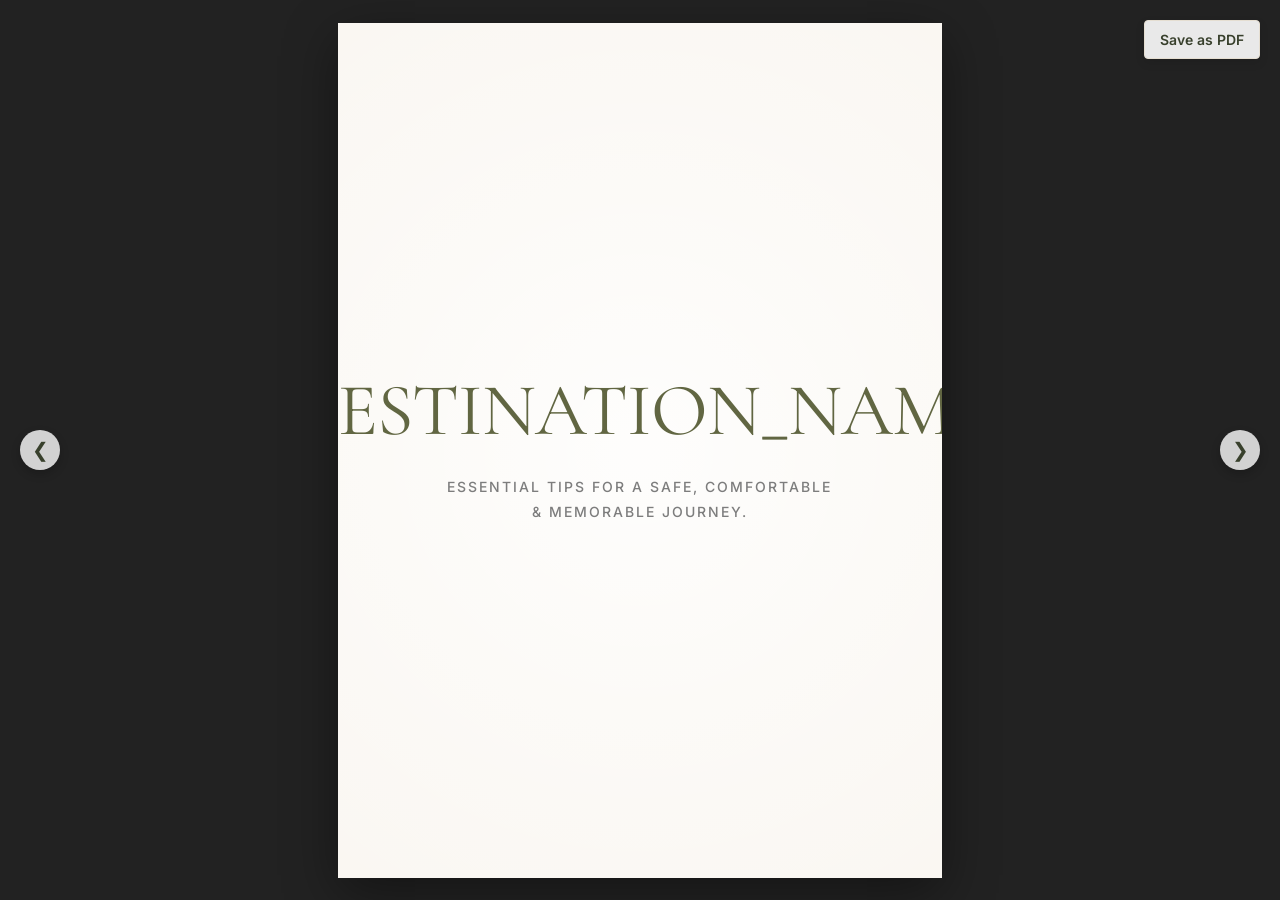
<file: template.html>
<!DOCTYPE html>
<html lang="en">
<head>
    <meta charset="UTF-8">
    <meta name="viewport" content="width=device-width, initial-scale=1.0">
    <title>Recommendations for [DESTINATION_NAME]</title>
    <!-- Link to the central styles.css -->
    <link rel="stylesheet" href="styles.css">
</head>
<body>

    <!-- Floating Action Buttons -->
    <div class="btn-container">
        <button class="action-btn" onclick="printPDF()">Save as PDF</button>
    </div>

    <!-- Desktop Navigation Arrows -->
    <button class="nav-btn nav-prev" onclick="scrollBook(-1)" aria-label="Previous Page">&#10094;</button>
    <button class="nav-btn nav-next" onclick="scrollBook(1)" aria-label="Next Page">&#10095;</button>

    <!-- Main Book Container -->
    <div class="book-container" id="bookContainer">
        
        <!-- Page 1: Cover Page -->
        <div class="page-base cover-page">
            <h1 class="cover-title">[DESTINATION_NAME]</h1>
            <p class="cover-subtitle">Essential tips for a safe, comfortable & memorable journey.</p>
        </div>

        <!-- Hidden Injected Content -->
        <div id="injectedContent" style="display: none;">
            <!-- CONTENT_GOES_HERE -->
        </div>

    </div>

    <!-- Script to automatically paginate the generated markdown based on height -->
    <script>
        document.addEventListener("DOMContentLoaded", function() {
            const injected = document.getElementById("injectedContent");
            const container = document.getElementById("bookContainer");
            
            // 1. Gather all nodes to process (unpack sections if present)
            let elements = [];
            const children = Array.from(injected.childNodes);
            for (let i = 0; i < children.length; i++) {
                const node = children[i];
                if (node.nodeName.toUpperCase() === 'SECTION') {
                    Array.from(node.childNodes).forEach(child => elements.push(child));
                } else {
                    elements.push(node);
                }
            }
            
            // Filter out empty text nodes
            elements = elements.filter(node => !(node.nodeType === 3 && node.textContent.trim() === ''));

            // 2. The A4 template for an inner page
            function createNewPage(pageNum) {
                const pageDiv = document.createElement('div');
                pageDiv.className = 'page-base book-page';
                
                // Format page number (e.g., 02)
                const formattedNum = pageNum < 10 ? '0' + pageNum : pageNum;
                
                // Add the Header, Footer, and Content Container
                pageDiv.innerHTML = `
                    <div class="page-header">
                        <div class="header-text">RECOMMENDATIONS BY TTB</div>
                        <div class="header-divider"><div class="diamond"></div></div>
                        <div class="header-logo">
                            <img src="thailand-proposal/images/logo-icon.png" alt="Logo">
                        </div>
                    </div>
                    <div class="page-content guide-section"></div>
                    <div class="page-footer">
                        <div class="footer-text">TTB EXPERIENCES</div>
                        <div class="page-number">${formattedNum}</div>
                    </div>
                `;
                return pageDiv;
            }

            if (elements.length > 0) {
                let currentPageNum = 2; // Cover is page 1
                let currentPage = createNewPage(currentPageNum);
                container.appendChild(currentPage);
                
                let contentContainer = currentPage.querySelector('.page-content');

                // 3. Insert elements one by one and check vertical overflow
                for (let i = 0; i < elements.length; i++) {
                    const node = elements[i].cloneNode(true);
                    
                    // If it's an H2 (Main Title like "1. Points to Remember"), we optionally format it
                    if (node.nodeName && node.nodeName.toUpperCase() === 'H2') {
                        // Change "1. Points to Remember" into a subtitle format as well
                        const text = node.textContent.replace(/^\d+\.\s*/, '');
                        node.textContent = text;
                    }
                    
                    contentContainer.appendChild(node);

                    // Check if the page is overflowing vertically
                    if (contentContainer.scrollHeight > contentContainer.clientHeight) {
                        // It overflowed! Remove the node.
                        contentContainer.removeChild(node);
                        
                        // Create a new page
                        currentPageNum++;
                        currentPage = createNewPage(currentPageNum);
                        container.appendChild(currentPage);
                        contentContainer = currentPage.querySelector('.page-content');
                        
                        // Append the node to the new page
                        contentContainer.appendChild(node);
                    }
                }
            }
            
            // Remove the hidden container
            injected.innerHTML = '';
        });

        // Navigation for Desktop
        function scrollBook(direction) {
            const container = document.getElementById("bookContainer");
            const scrollAmount = container.clientWidth;
            container.scrollBy({ left: direction * scrollAmount, behavior: 'smooth' });
        }

        // PDF Export
        function printPDF() {
            window.print();
        }
    </script>
</body>
</html>
</file>
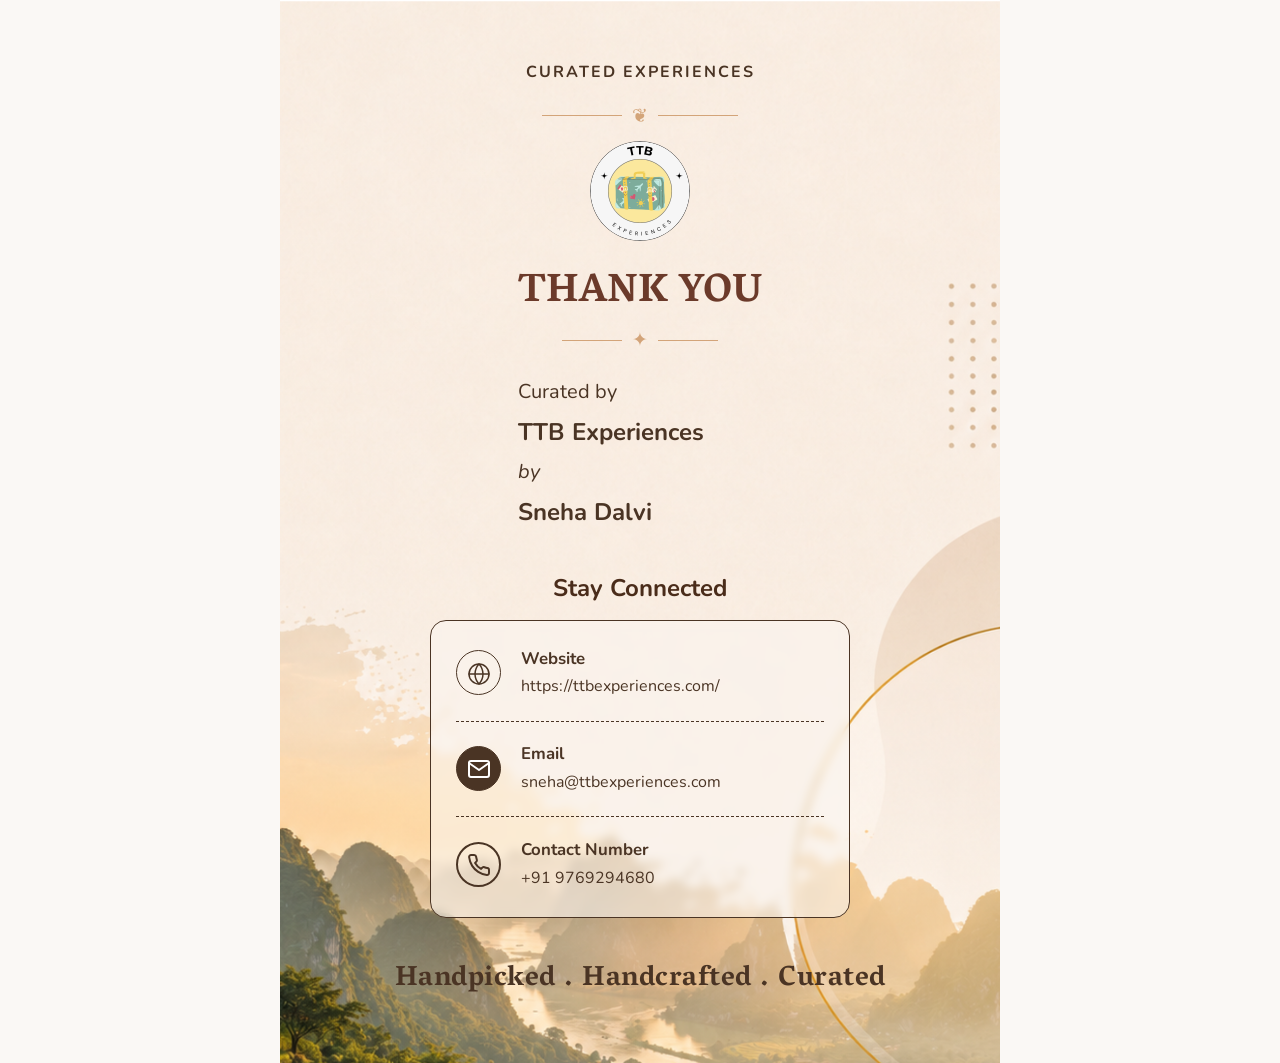
<file: thailand-itinerary/ending-page.html>
<!DOCTYPE html>
<html lang="en">

<head>
  <meta charset="UTF-8">
  <meta name="viewport" content="width=device-width, initial-scale=1.0">
  <meta name="description"
    content="Thank you for choosing TTB Experiences for your Thailand Itinerary. Contact Sneha Dalvi for any queries.">
  <title>Thailand Itinerary — Thank You | TTB Experiences</title>

  <!-- Fonts -->
  <link rel="preconnect" href="https://fonts.googleapis.com">
  <link rel="preconnect" href="https://fonts.gstatic.com" crossorigin>
  <link
    href="https://fonts.googleapis.com/css2?family=Vesper+Libre:wght@400;500;700;900&family=Nunito:ital,wght@0,400;0,500;0,600;0,700;1,400;1,500;1,600;1,700&family=Playfair+Display:wght@400;700&family=Montserrat:wght@400;700&display=swap"
    rel="stylesheet">

  <!-- Stylesheets (load order per Architecture Doc) -->
  <link rel="stylesheet" href="css/reset.css">
  <link rel="stylesheet" href="css/tokens.css">
  <link rel="stylesheet" href="css/base.css">
  <link rel="stylesheet" href="css/layout.css">
  <link rel="stylesheet" href="css/components/logo-badge.css">
  <link rel="stylesheet" href="css/utilities.css">
  <link rel="stylesheet" href="css/responsive.css">

  <!-- JavaScript -->
  <script src="js/main.js" defer></script>
</head>

<body class="page">

  <!-- Booklet-sized Background Wrapper -->
  <div class="page__wrapper" style="background-image: url('assets/images/ending_page_bg.png'); background-size: cover; background-position: center; min-height: 100vh; display: flex; flex-direction: column; align-items: center; justify-content: center; text-align: center; color: #4a3424; padding: 60px 20px;">

    <!-- Top Section -->
    <div style="margin-bottom: 20px;">
      <p style="font-family: var(--font-family-body); font-weight: var(--font-weight-bold); font-size: 1rem; letter-spacing: 2px; text-transform: uppercase;">CURATED EXPERIENCES</p>
      
      <div style="display: flex; align-items: center; justify-content: center; gap: 10px; margin-top: 5px; margin-bottom: 20px;">
        <hr style="width: 80px; border: 0; border-top: 1px solid #d3a479;">
        <span style="color: #d3a479; font-size: 1.2rem;">&#10086;</span>
        <hr style="width: 80px; border: 0; border-top: 1px solid #d3a479;">
      </div>

      <!-- TTB Logo Badge (Centered) -->
      <div class="logo-badge" role="img" aria-label="TTB Experiences logo" style="position: relative; margin: 0 auto; width: 100px; height: 100px;">
        <img class="logo-badge__img" src="assets/images/logo-icon.png" alt="TTB Experiences logo" width="85" height="85">
      </div>
    </div>

    <!-- Middle Section -->
    <div style="margin-bottom: 40px;">
      <h1 style="font-family: var(--font-family-heading); font-size: 2.5rem; font-weight: var(--font-weight-bold); text-transform: uppercase; margin-bottom: 10px;">THANK YOU</h1>
      <div style="display: flex; align-items: center; justify-content: center; gap: 10px; margin-bottom: 20px;">
        <hr style="width: 60px; border: 0; border-top: 1px solid #d3a479;">
        <span style="color: #d3a479; font-size: 1.2rem;">&#10022;</span>
        <hr style="width: 60px; border: 0; border-top: 1px solid #d3a479;">
      </div>

      <p style="font-family: var(--font-family-body); font-size: 1.25rem; margin-bottom: 5px;">Curated by</p>
      <p style="font-family: var(--font-family-body); font-size: 1.5rem; font-weight: var(--font-weight-bold); margin-bottom: 5px;">TTB Experiences</p>
      <p style="font-family: var(--font-family-body); font-size: 1.25rem; font-style: italic; margin-bottom: 5px;">by</p>
      <p style="font-family: var(--font-family-body); font-size: 1.5rem; font-weight: var(--font-weight-bold); margin-bottom: 0;">Sneha Dalvi</p>
    </div>

    <!-- Stay Connected Section -->
    <div style="width: 100%; max-width: 420px; margin-bottom: 40px;">
      <h2 style="font-family: var(--font-family-body); font-size: 1.5rem; font-weight: var(--font-weight-bold); margin-bottom: 15px;">Stay Connected</h2>
      
      <!-- Contact Box -->
      <div style="border: 1px solid #4a3424; border-radius: 16px; padding: 25px; background-color: rgba(250, 245, 240, 0.6); text-align: left; backdrop-filter: blur(5px);">
        
        <!-- Row 1: Website -->
        <div style="display: flex; align-items: center; gap: 20px; margin-bottom: 20px; border-bottom: 1px dashed #4a3424; padding-bottom: 20px;">
          <div style="width: 45px; height: 45px; border-radius: 50%; border: 1.5px solid #4a3424; display: flex; align-items: center; justify-content: center; flex-shrink: 0;">
            <!-- Globe Icon SVG -->
            <svg width="24" height="24" viewBox="0 0 24 24" fill="none" stroke="#4a3424" stroke-width="1.5" stroke-linecap="round" stroke-linejoin="round">
              <circle cx="12" cy="12" r="10"></circle>
              <line x1="2" y1="12" x2="22" y2="12"></line>
              <path d="M12 2a15.3 15.3 0 0 1 4 10 15.3 15.3 0 0 1-4 10 15.3 15.3 0 0 1-4-10 15.3 15.3 0 0 1 4-10z"></path>
            </svg>
          </div>
          <div>
            <p style="font-family: var(--font-family-body); font-weight: var(--font-weight-bold); font-size: 1.05rem; margin-bottom: 2px;">Website</p>
            <p style="font-family: var(--font-family-body); font-size: 1rem;">https://ttbexperiences.com/</p>
          </div>
        </div>

        <!-- Row 2: Email -->
        <div style="display: flex; align-items: center; gap: 20px; margin-bottom: 20px; border-bottom: 1px dashed #4a3424; padding-bottom: 20px;">
          <div style="width: 45px; height: 45px; border-radius: 50%; border: 1.5px solid #4a3424; display: flex; align-items: center; justify-content: center; flex-shrink: 0; background-color: #4a3424;">
            <!-- Envelope Icon SVG -->
            <svg width="24" height="24" viewBox="0 0 24 24" fill="none" stroke="#fff" stroke-width="2" stroke-linecap="round" stroke-linejoin="round">
              <path d="M4 4h16c1.1 0 2 .9 2 2v12c0 1.1-.9 2-2 2H4c-1.1 0-2-.9-2-2V6c0-1.1.9-2 2-2z"></path>
              <polyline points="22,6 12,13 2,6"></polyline>
            </svg>
          </div>
          <div>
            <p style="font-family: var(--font-family-body); font-weight: var(--font-weight-bold); font-size: 1.05rem; margin-bottom: 2px;">Email</p>
            <p style="font-family: var(--font-family-body); font-size: 1rem;">sneha@ttbexperiences.com</p>
          </div>
        </div>

        <!-- Row 3: Phone -->
        <div style="display: flex; align-items: center; gap: 20px;">
          <div style="width: 45px; height: 45px; border-radius: 50%; border: 2px solid #4a3424; display: flex; align-items: center; justify-content: center; flex-shrink: 0;">
            <!-- Phone Icon SVG -->
            <svg width="24" height="24" viewBox="0 0 24 24" fill="none" stroke="#4a3424" stroke-width="2" stroke-linecap="round" stroke-linejoin="round">
              <path d="M22 16.92v3a2 2 0 0 1-2.18 2 19.79 19.79 0 0 1-8.63-3.07 19.5 19.5 0 0 1-6-6 19.79 19.79 0 0 1-3.07-8.67A2 2 0 0 1 4.11 2h3a2 2 0 0 1 2 1.72 12.84 12.84 0 0 0 .7 2.81 2 2 0 0 1-.45 2.11L8.09 9.91a16 16 0 0 0 6 6l1.27-1.27a2 2 0 0 1 2.11-.45 12.84 12.84 0 0 0 2.81.7A2 2 0 0 1 22 16.92z"></path>
            </svg>
          </div>
          <div>
            <p style="font-family: var(--font-family-body); font-weight: var(--font-weight-bold); font-size: 1.05rem; margin-bottom: 2px;">Contact Number</p>
            <p style="font-family: var(--font-family-body); font-size: 1rem;">+91 9769294680</p>
          </div>
        </div>

      </div>
    </div>

    <!-- Bottom Section -->
    <div>
      <p style="font-family: var(--font-family-heading); font-size: 1.75rem; font-weight: var(--font-weight-bold); letter-spacing: 0.5px;">Handpicked . Handcrafted . Curated</p>
    </div>

  </div>

</body>

</html>
</file>
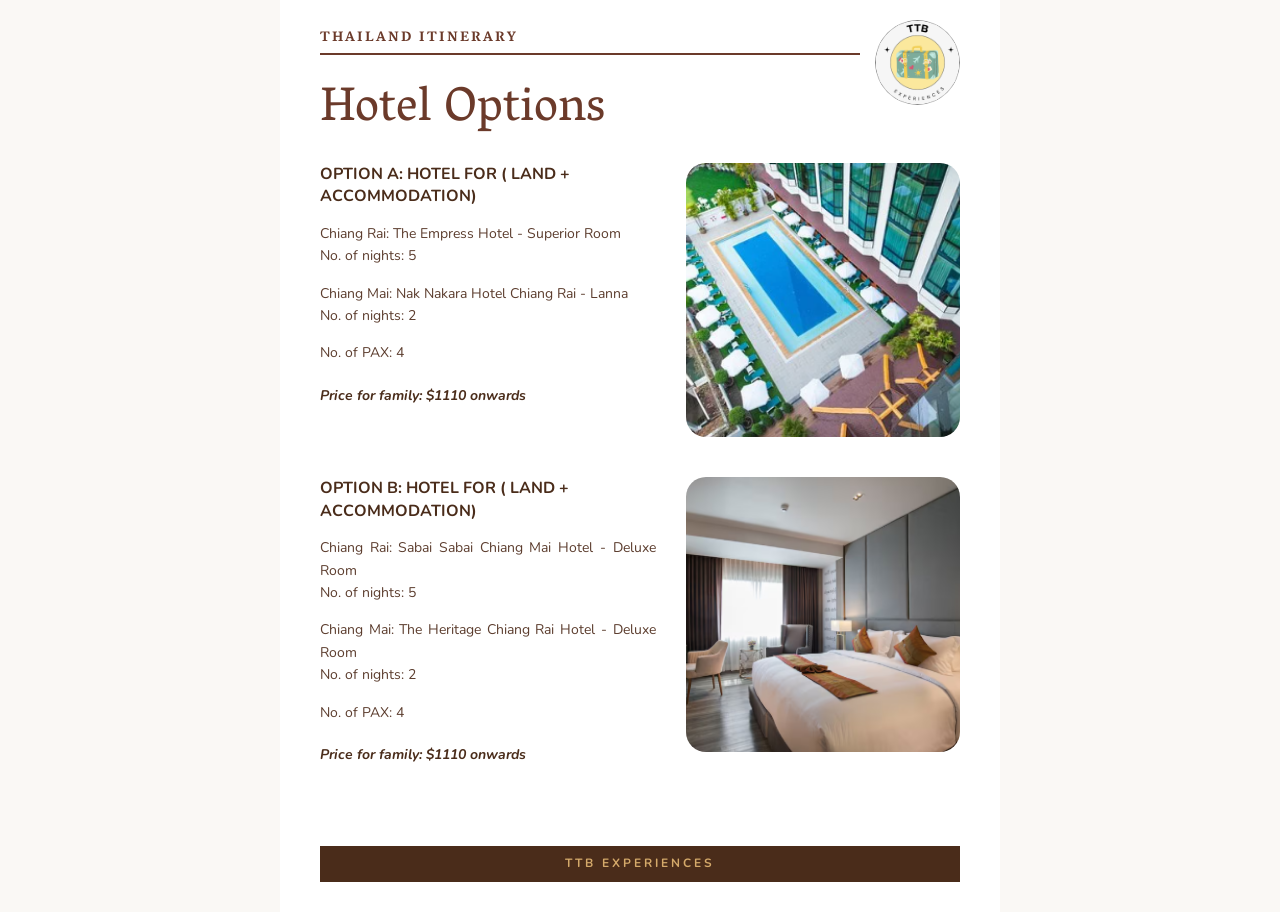
<file: thailand-itinerary/hotel-options.html>
<!DOCTYPE html>
<html lang="en">

<head>
  <meta charset="UTF-8">
  <meta name="viewport" content="width=device-width, initial-scale=1.0">
  <meta name="description"
    content="Thailand Itinerary Hotel Options — Compare accommodation choices for your trip including options in Chiang Rai and Chiang Mai. By TTB Experiences.">
  <title>Thailand Itinerary — Hotel Options | TTB Experiences</title>

  <!-- Fonts -->
  <link rel="preconnect" href="https://fonts.googleapis.com">
  <link rel="preconnect" href="https://fonts.gstatic.com" crossorigin>
  <link
    href="https://fonts.googleapis.com/css2?family=Vesper+Libre:wght@400;500;700;900&family=Nunito:ital,wght@0,400;0,500;0,600;0,700;1,400;1,500;1,600;1,700&family=Playfair+Display:wght@400;700&family=Montserrat:wght@400;700&display=swap"
    rel="stylesheet">

  <!-- Stylesheets (load order per Architecture Doc) -->
  <link rel="stylesheet" href="css/reset.css">
  <link rel="stylesheet" href="css/tokens.css">
  <link rel="stylesheet" href="css/base.css">
  <link rel="stylesheet" href="css/layout.css">
  <link rel="stylesheet" href="css/components/page-header.css">
  <link rel="stylesheet" href="css/components/logo-badge.css">
  <link rel="stylesheet" href="css/components/day-section.css">
  <link rel="stylesheet" href="css/components/page-footer.css">
  <link rel="stylesheet" href="css/utilities.css">
  <link rel="stylesheet" href="css/responsive.css">

  <!-- JavaScript -->
  <script src="js/main.js" defer></script>
</head>

<body class="page">

  <!-- Skip to Content Link (accessible, hidden until focused) -->
  <a class="skip-link" href="#main-content" aria-label="Skip to main content">Skip to main content</a>

  <div class="page__wrapper">

    <!-- ===== HEADER ===== -->
    <header class="page-header">
      <p class="page-header__title">Thailand Itinerary</p>
      <div class="page-header__divider"></div>

      <!-- TTB Logo Badge -->
      <div class="logo-badge" role="img" aria-label="TTB Experiences logo">
        <img class="logo-badge__img" src="assets/images/logo-icon.png" alt="TTB Experiences logo" width="85"
          height="85">
      </div>
    </header>

    <!-- ===== MAIN CONTENT ===== -->
    <main id="main-content" class="page__content">

      <!-- Main Day Heading -->
      <h1 class="day-heading">Hotel Options</h1>

      <!-- ===== OPTION A SECTION ===== -->
      <section class="day-section day-section--text-left" aria-labelledby="option-a-heading">
        <div class="day-section__text">
          <h2 id="option-a-heading" class="day-section__title" style="text-transform: uppercase;">OPTION A: HOTEL FOR ( LAND + ACCOMMODATION)</h2>
          <p class="day-section__body">Chiang Rai: The Empress Hotel - Superior Room<br>No. of nights: 5</p>
          <p class="day-section__body">Chiang Mai: Nak Nakara Hotel Chiang Rai - Lanna<br>No. of nights: 2</p>
          <p class="day-section__body">No. of PAX: 4</p>
          <p class="day-section__callout">Price for family: $1110 onwards</p>
        </div>
        <div class="day-section__image">
          <img class="day-section__img" src="assets/images/hotel_option_a.png"
            alt="Aerial view of hotel pool courtyard" loading="lazy" width="450" height="450" style="border-radius: 20px; aspect-ratio: 1 / 1;">
        </div>
      </section>

      <!-- ===== OPTION B SECTION ===== -->
      <section class="day-section day-section--text-left" aria-labelledby="option-b-heading">
        <div class="day-section__text">
          <h2 id="option-b-heading" class="day-section__title" style="text-transform: uppercase;">OPTION B: HOTEL FOR ( LAND + ACCOMMODATION)</h2>
          <p class="day-section__body">Chiang Rai: Sabai Sabai Chiang Mai Hotel - Deluxe Room<br>No. of nights: 5</p>
          <p class="day-section__body">Chiang Mai: The Heritage Chiang Rai Hotel - Deluxe Room<br>No. of nights: 2</p>
          <p class="day-section__body">No. of PAX: 4</p>
          <p class="day-section__callout">Price for family: $1110 onwards</p>
        </div>
        <div class="day-section__image">
          <img class="day-section__img" src="assets/images/hotel_option_b.png"
            alt="Interior view of hotel bedroom" loading="lazy" width="450" height="450" style="border-radius: 20px; aspect-ratio: 1 / 1;">
        </div>
      </section>

    </main>

    <!-- ===== FOOTER ===== -->
    <footer class="page-footer">
      <p class="page-footer__text">TTB Experiences</p>
    </footer>

  </div>

</body>

</html>
</file>
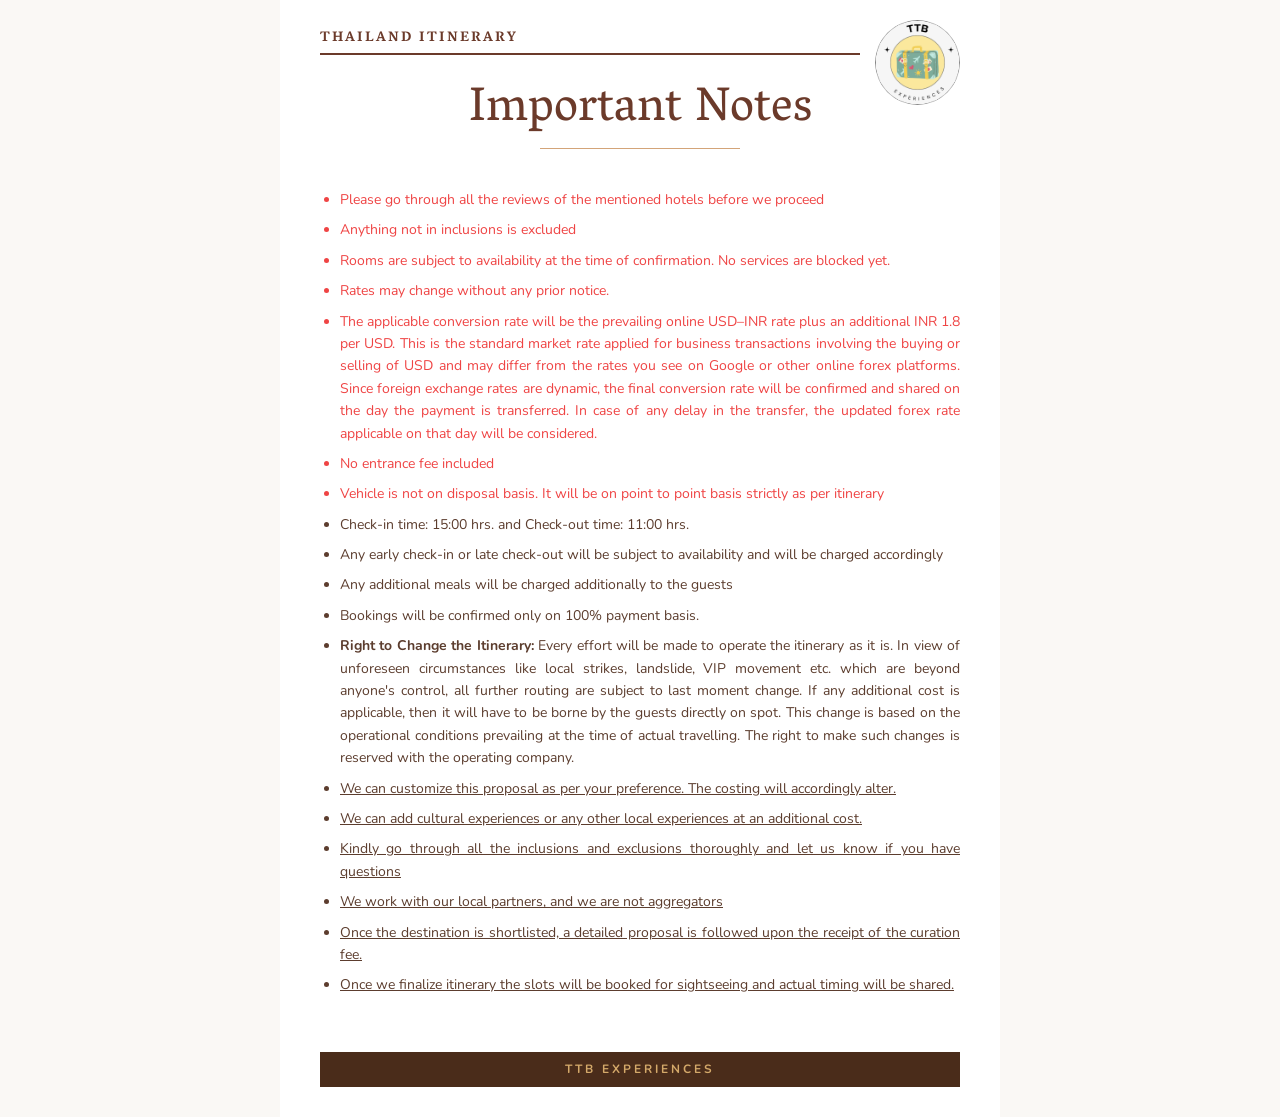
<file: thailand-itinerary/important-notes.html>
<!DOCTYPE html>
<html lang="en">

<head>
  <meta charset="UTF-8">
  <meta name="viewport" content="width=device-width, initial-scale=1.0">
  <meta name="description"
    content="Important notes regarding your Thailand Itinerary, including terms, conditions, booking policies, and itinerary flexibility. By TTB Experiences.">
  <title>Thailand Itinerary — Important Notes | TTB Experiences</title>

  <!-- Fonts -->
  <link rel="preconnect" href="https://fonts.googleapis.com">
  <link rel="preconnect" href="https://fonts.gstatic.com" crossorigin>
  <link
    href="https://fonts.googleapis.com/css2?family=Vesper+Libre:wght@400;500;700;900&family=Nunito:ital,wght@0,400;0,500;0,600;0,700;1,400;1,500;1,600;1,700&family=Playfair+Display:wght@400;700&family=Montserrat:wght@400;700&display=swap"
    rel="stylesheet">

  <!-- Stylesheets (load order per Architecture Doc) -->
  <link rel="stylesheet" href="css/reset.css">
  <link rel="stylesheet" href="css/tokens.css">
  <link rel="stylesheet" href="css/base.css">
  <link rel="stylesheet" href="css/layout.css">
  <link rel="stylesheet" href="css/components/page-header.css">
  <link rel="stylesheet" href="css/components/logo-badge.css">
  <link rel="stylesheet" href="css/components/day-section.css">
  <link rel="stylesheet" href="css/components/page-footer.css">
  <link rel="stylesheet" href="css/utilities.css">
  <link rel="stylesheet" href="css/responsive.css">

  <!-- JavaScript -->
  <script src="js/main.js" defer></script>
</head>

<body class="page">

  <!-- Skip to Content Link (accessible, hidden until focused) -->
  <a class="skip-link" href="#main-content" aria-label="Skip to main content">Skip to main content</a>

  <div class="page__wrapper">

    <!-- ===== HEADER ===== -->
    <header class="page-header">
      <p class="page-header__title">Thailand Itinerary</p>
      <div class="page-header__divider"></div>

      <!-- TTB Logo Badge -->
      <div class="logo-badge" role="img" aria-label="TTB Experiences logo">
        <img class="logo-badge__img" src="assets/images/logo-icon.png" alt="TTB Experiences logo" width="85"
          height="85">
      </div>
    </header>

    <!-- ===== MAIN CONTENT ===== -->
    <main id="main-content" class="page__content">

      <!-- Main Heading: Important Notes -->
      <h1 class="day-heading" style="text-align: center; margin-bottom: 10px;">Important Notes</h1>
      <hr style="width: 200px; border: 0; border-top: 1px solid #d3a479; margin: 0 auto 40px;">

      <!-- Content Area -->
      <div style="max-width: 900px; margin: 0 auto;">
        <ul class="day-section__body" style="list-style-type: disc; padding-left: 20px;">
          
          <!-- Red Text Items -->
          <li style="color: #ef4444; margin-bottom: 8px;">Please go through all the reviews of the mentioned hotels before we proceed</li>
          <li style="color: #ef4444; margin-bottom: 8px;">Anything not in inclusions is excluded</li>
          <li style="color: #ef4444; margin-bottom: 8px;">Rooms are subject to availability at the time of confirmation. No services are blocked yet.</li>
          <li style="color: #ef4444; margin-bottom: 8px;">Rates may change without any prior notice.</li>
          <li style="color: #ef4444; margin-bottom: 8px;">The applicable conversion rate will be the prevailing online USD–INR rate plus an additional INR 1.8 per USD. This is the standard market rate applied for business transactions involving the buying or selling of USD and may differ from the rates you see on Google or other online forex platforms. Since foreign exchange rates are dynamic, the final conversion rate will be confirmed and shared on the day the payment is transferred. In case of any delay in the transfer, the updated forex rate applicable on that day will be considered.</li>
          <li style="color: #ef4444; margin-bottom: 8px;">No entrance fee included</li>
          <li style="color: #ef4444; margin-bottom: 8px;">Vehicle is not on disposal basis. It will be on point to point basis strictly as per itinerary</li>

          <!-- Default Brown Text Items -->
          <li style="margin-bottom: 8px;">Check-in time: 15:00 hrs. and Check-out time: 11:00 hrs.</li>
          <li style="margin-bottom: 8px;">Any early check-in or late check-out will be subject to availability and will be charged accordingly</li>
          <li style="margin-bottom: 8px;">Any additional meals will be charged additionally to the guests</li>
          <li style="margin-bottom: 8px;">Bookings will be confirmed only on 100% payment basis.</li>
          <li style="margin-bottom: 8px;"><strong>Right to Change the Itinerary:</strong> Every effort will be made to operate the itinerary as it is. In view of unforeseen circumstances like local strikes, landslide, VIP movement etc. which are beyond anyone's control, all further routing are subject to last moment change. If any additional cost is applicable, then it will have to be borne by the guests directly on spot. This change is based on the operational conditions prevailing at the time of actual travelling. The right to make such changes is reserved with the operating company.</li>

          <!-- Underlined Brown Text Items -->
          <li style="margin-bottom: 8px; text-decoration: underline;">We can customize this proposal as per your preference. The costing will accordingly alter.</li>
          <li style="margin-bottom: 8px; text-decoration: underline;">We can add cultural experiences or any other local experiences at an additional cost.</li>
          <li style="margin-bottom: 8px; text-decoration: underline;">Kindly go through all the inclusions and exclusions thoroughly and let us know if you have questions</li>
          <li style="margin-bottom: 8px; text-decoration: underline;">We work with our local partners, and we are not aggregators</li>
          <li style="margin-bottom: 8px; text-decoration: underline;">Once the destination is shortlisted, a detailed proposal is followed upon the receipt of the curation fee.</li>
          <li style="margin-bottom: 8px; text-decoration: underline;">Once we finalize itinerary the slots will be booked for sightseeing and actual timing will be shared.</li>

        </ul>
      </div>

    </main>

    <!-- ===== FOOTER ===== -->
    <footer class="page-footer">
      <p class="page-footer__text">TTB Experiences</p>
    </footer>

  </div>

</body>

</html>
</file>
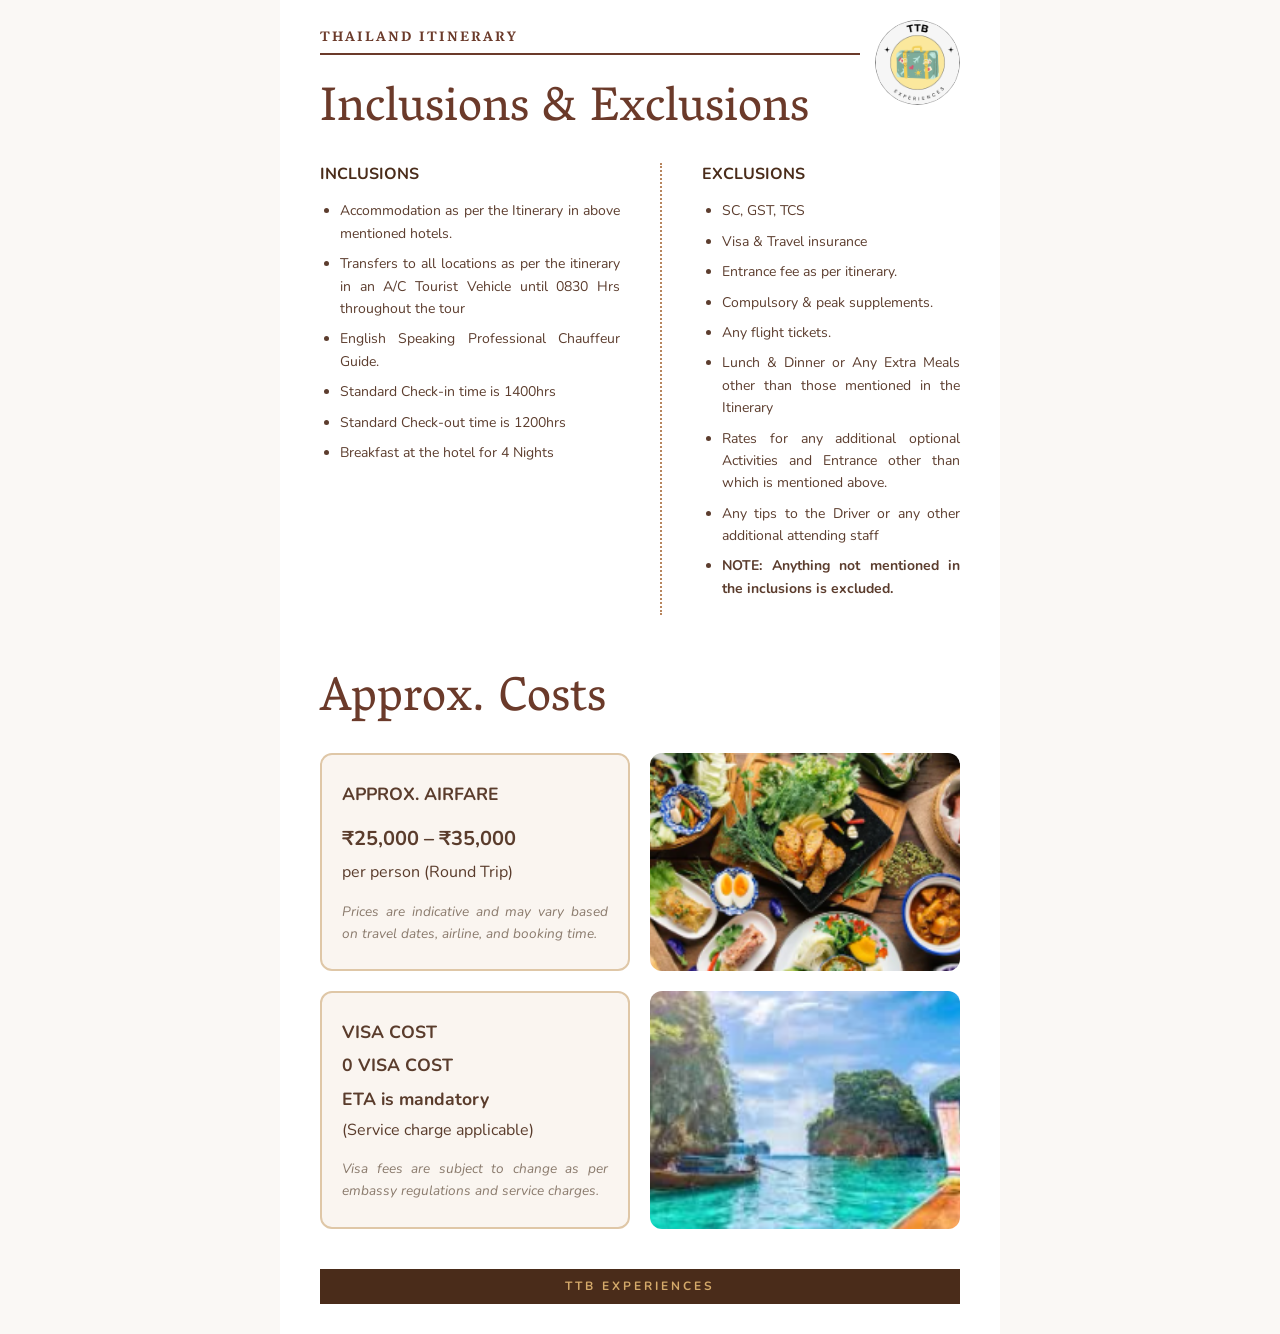
<file: thailand-itinerary/inclusions-exclusions.html>
<!DOCTYPE html>
<html lang="en">

<head>
  <meta charset="UTF-8">
  <meta name="viewport" content="width=device-width, initial-scale=1.0">
  <meta name="description"
    content="Thailand Itinerary Inclusions & Exclusions and Approximate Costs. See what is included in the package and the estimated airfare and visa costs. By TTB Experiences.">
  <title>Thailand Itinerary — Inclusions & Exclusions | TTB Experiences</title>

  <!-- Fonts -->
  <link rel="preconnect" href="https://fonts.googleapis.com">
  <link rel="preconnect" href="https://fonts.gstatic.com" crossorigin>
  <link
    href="https://fonts.googleapis.com/css2?family=Vesper+Libre:wght@400;500;700;900&family=Nunito:ital,wght@0,400;0,500;0,600;0,700;1,400;1,500;1,600;1,700&family=Playfair+Display:wght@400;700&family=Montserrat:wght@400;700&display=swap"
    rel="stylesheet">

  <!-- Stylesheets (load order per Architecture Doc) -->
  <link rel="stylesheet" href="css/reset.css">
  <link rel="stylesheet" href="css/tokens.css">
  <link rel="stylesheet" href="css/base.css">
  <link rel="stylesheet" href="css/layout.css">
  <link rel="stylesheet" href="css/components/page-header.css">
  <link rel="stylesheet" href="css/components/logo-badge.css">
  <link rel="stylesheet" href="css/components/day-section.css">
  <link rel="stylesheet" href="css/components/page-footer.css">
  <link rel="stylesheet" href="css/utilities.css">
  <link rel="stylesheet" href="css/responsive.css">

  <!-- JavaScript -->
  <script src="js/main.js" defer></script>
</head>

<body class="page">

  <!-- Skip to Content Link (accessible, hidden until focused) -->
  <a class="skip-link" href="#main-content" aria-label="Skip to main content">Skip to main content</a>

  <div class="page__wrapper">

    <!-- ===== HEADER ===== -->
    <header class="page-header">
      <p class="page-header__title">Thailand Itinerary</p>
      <div class="page-header__divider"></div>

      <!-- TTB Logo Badge -->
      <div class="logo-badge" role="img" aria-label="TTB Experiences logo">
        <img class="logo-badge__img" src="assets/images/logo-icon.png" alt="TTB Experiences logo" width="85"
          height="85">
      </div>
    </header>

    <!-- ===== MAIN CONTENT ===== -->
    <main id="main-content" class="page__content">

      <!-- Main Heading: Inclusions & Exclusions -->
      <h1 class="day-heading">Inclusions &amp; Exclusions</h1>

      <!-- Inclusions & Exclusions Two-Column Layout -->
      <section style="display: grid; grid-template-columns: 1fr 1fr; gap: 40px; margin-bottom: 60px;">
        
        <!-- INCLUSIONS -->
        <div>
          <h2 class="day-section__title" style="text-transform: uppercase;">INCLUSIONS</h2>
          <ul class="day-section__body" style="list-style-type: disc; padding-left: 20px;">
            <li style="margin-bottom: 8px;">Accommodation as per the Itinerary in above mentioned hotels.</li>
            <li style="margin-bottom: 8px;">Transfers to all locations as per the itinerary in an A/C Tourist Vehicle until 0830 Hrs throughout the tour</li>
            <li style="margin-bottom: 8px;">English Speaking Professional Chauffeur Guide.</li>
            <li style="margin-bottom: 8px;">Standard Check-in time is 1400hrs</li>
            <li style="margin-bottom: 8px;">Standard Check-out time is 1200hrs</li>
            <li style="margin-bottom: 8px;">Breakfast at the hotel for 4 Nights</li>
          </ul>
        </div>

        <!-- EXCLUSIONS -->
        <div style="border-left: 2px dotted #b8865e; padding-left: 40px;">
          <h2 class="day-section__title" style="text-transform: uppercase;">EXCLUSIONS</h2>
          <ul class="day-section__body" style="list-style-type: disc; padding-left: 20px;">
            <li style="margin-bottom: 8px;">SC, GST, TCS</li>
            <li style="margin-bottom: 8px;">Visa &amp; Travel insurance</li>
            <li style="margin-bottom: 8px;">Entrance fee as per itinerary.</li>
            <li style="margin-bottom: 8px;">Compulsory &amp; peak supplements.</li>
            <li style="margin-bottom: 8px;">Any flight tickets.</li>
            <li style="margin-bottom: 8px;">Lunch &amp; Dinner or Any Extra Meals other than those mentioned in the Itinerary</li>
            <li style="margin-bottom: 8px;">Rates for any additional optional Activities and Entrance other than which is mentioned above.</li>
            <li style="margin-bottom: 8px;">Any tips to the Driver or any other additional attending staff</li>
            <li style="margin-bottom: 8px;"><strong>NOTE: Anything not mentioned in the inclusions is excluded.</strong></li>
          </ul>
        </div>
      </section>


      <!-- Main Heading: Approx. Costs -->
      <h1 class="day-heading">Approx. Costs</h1>

      <!-- Approx. Costs 2x2 Grid Layout -->
      <section style="display: grid; grid-template-columns: 1fr 1fr; gap: 20px; align-items: stretch;">
        
        <!-- Top Left: Airfare Card -->
        <div style="border: 2px solid #dfc7a7; border-radius: 12px; padding: 25px 20px; text-align: center; display: flex; flex-direction: column; justify-content: center; background-color: #faf5f0;">
          <p style="font-family: var(--font-family-body); font-weight: var(--font-weight-bold); font-size: 1.1rem; margin-bottom: 15px; color: #5a3c2c;">APPROX. AIRFARE</p>
          <p style="font-family: var(--font-family-body); font-weight: var(--font-weight-bold); font-size: 1.25rem; margin-bottom: 5px; color: #5a3c2c;">₹25,000 – ₹35,000</p>
          <p style="font-family: var(--font-family-body); font-size: 1rem; margin-bottom: 15px; color: #5a3c2c;">per person (Round Trip)</p>
          <p style="font-family: var(--font-family-body); font-size: 0.85rem; font-style: italic; color: #8a7a6c;">Prices are indicative and may vary based on travel dates, airline, and booking time.</p>
        </div>

        <!-- Top Right: Image A -->
        <div style="border-radius: 12px; overflow: hidden; height: 100%;">
          <img src="assets/images/inclu_exclu_a.png" alt="Thai food layout" loading="lazy" style="width: 100%; height: 100%; object-fit: cover; display: block; aspect-ratio: 16 / 9;">
        </div>

        <!-- Bottom Left: Visa Card -->
        <div style="border: 2px solid #dfc7a7; border-radius: 12px; padding: 25px 20px; text-align: center; display: flex; flex-direction: column; justify-content: center; background-color: #faf5f0;">
          <p style="font-family: var(--font-family-body); font-weight: var(--font-weight-bold); font-size: 1.1rem; margin-bottom: 5px; color: #5a3c2c;">VISA COST</p>
          <p style="font-family: var(--font-family-body); font-weight: var(--font-weight-bold); font-size: 1.1rem; margin-bottom: 5px; color: #5a3c2c;">0 VISA COST</p>
          <p style="font-family: var(--font-family-body); font-weight: var(--font-weight-bold); font-size: 1.1rem; margin-bottom: 5px; color: #5a3c2c;">ETA is mandatory</p>
          <p style="font-family: var(--font-family-body); font-size: 1rem; margin-bottom: 15px; color: #5a3c2c;">(Service charge applicable)</p>
          <p style="font-family: var(--font-family-body); font-size: 0.85rem; font-style: italic; color: #8a7a6c;">Visa fees are subject to change as per embassy regulations and service charges.</p>
        </div>

        <!-- Bottom Right: Image B -->
        <div style="border-radius: 12px; overflow: hidden; height: 100%;">
          <img src="assets/images/inclu_exclu_b.png" alt="Thai boat in clear water" loading="lazy" style="width: 100%; height: 100%; object-fit: cover; display: block; aspect-ratio: 16 / 9;">
        </div>

      </section>

    </main>

    <!-- ===== FOOTER ===== -->
    <footer class="page-footer">
      <p class="page-footer__text">TTB Experiences</p>
    </footer>

  </div>

</body>

</html>
</file>
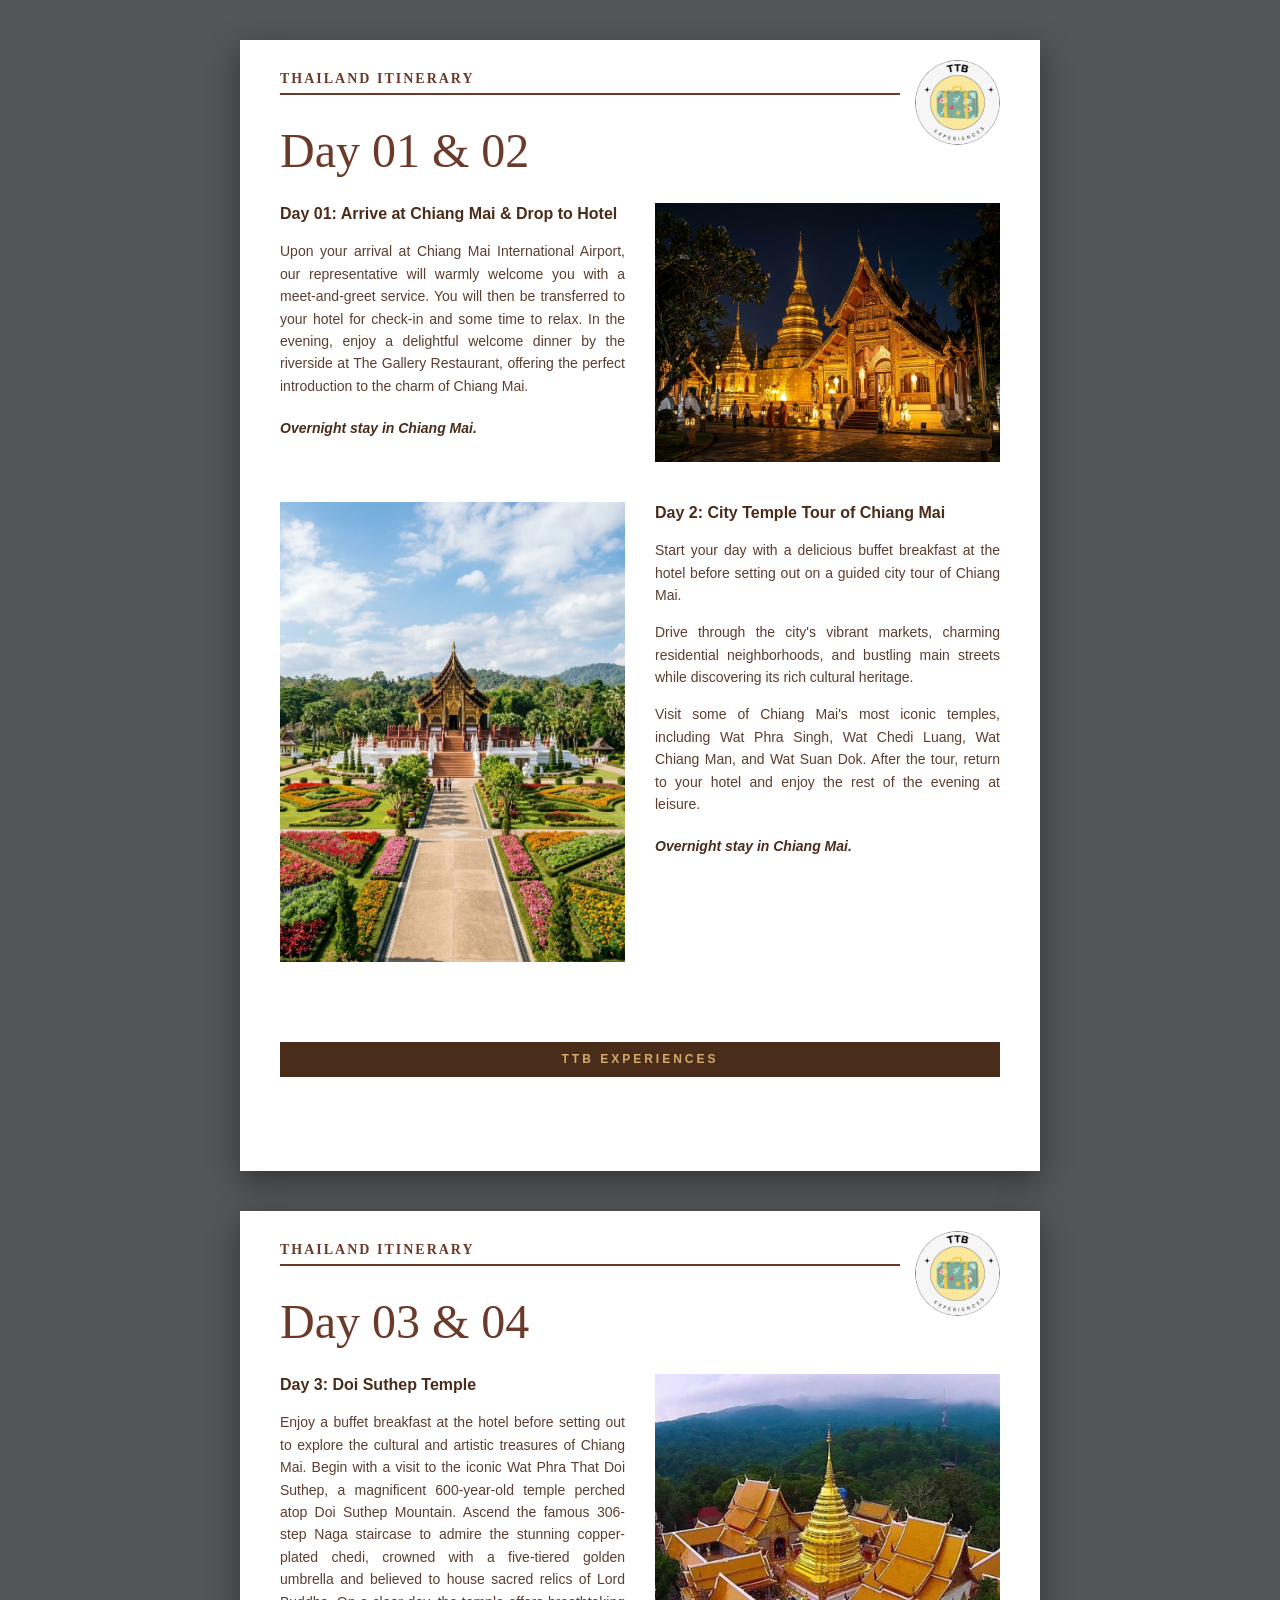
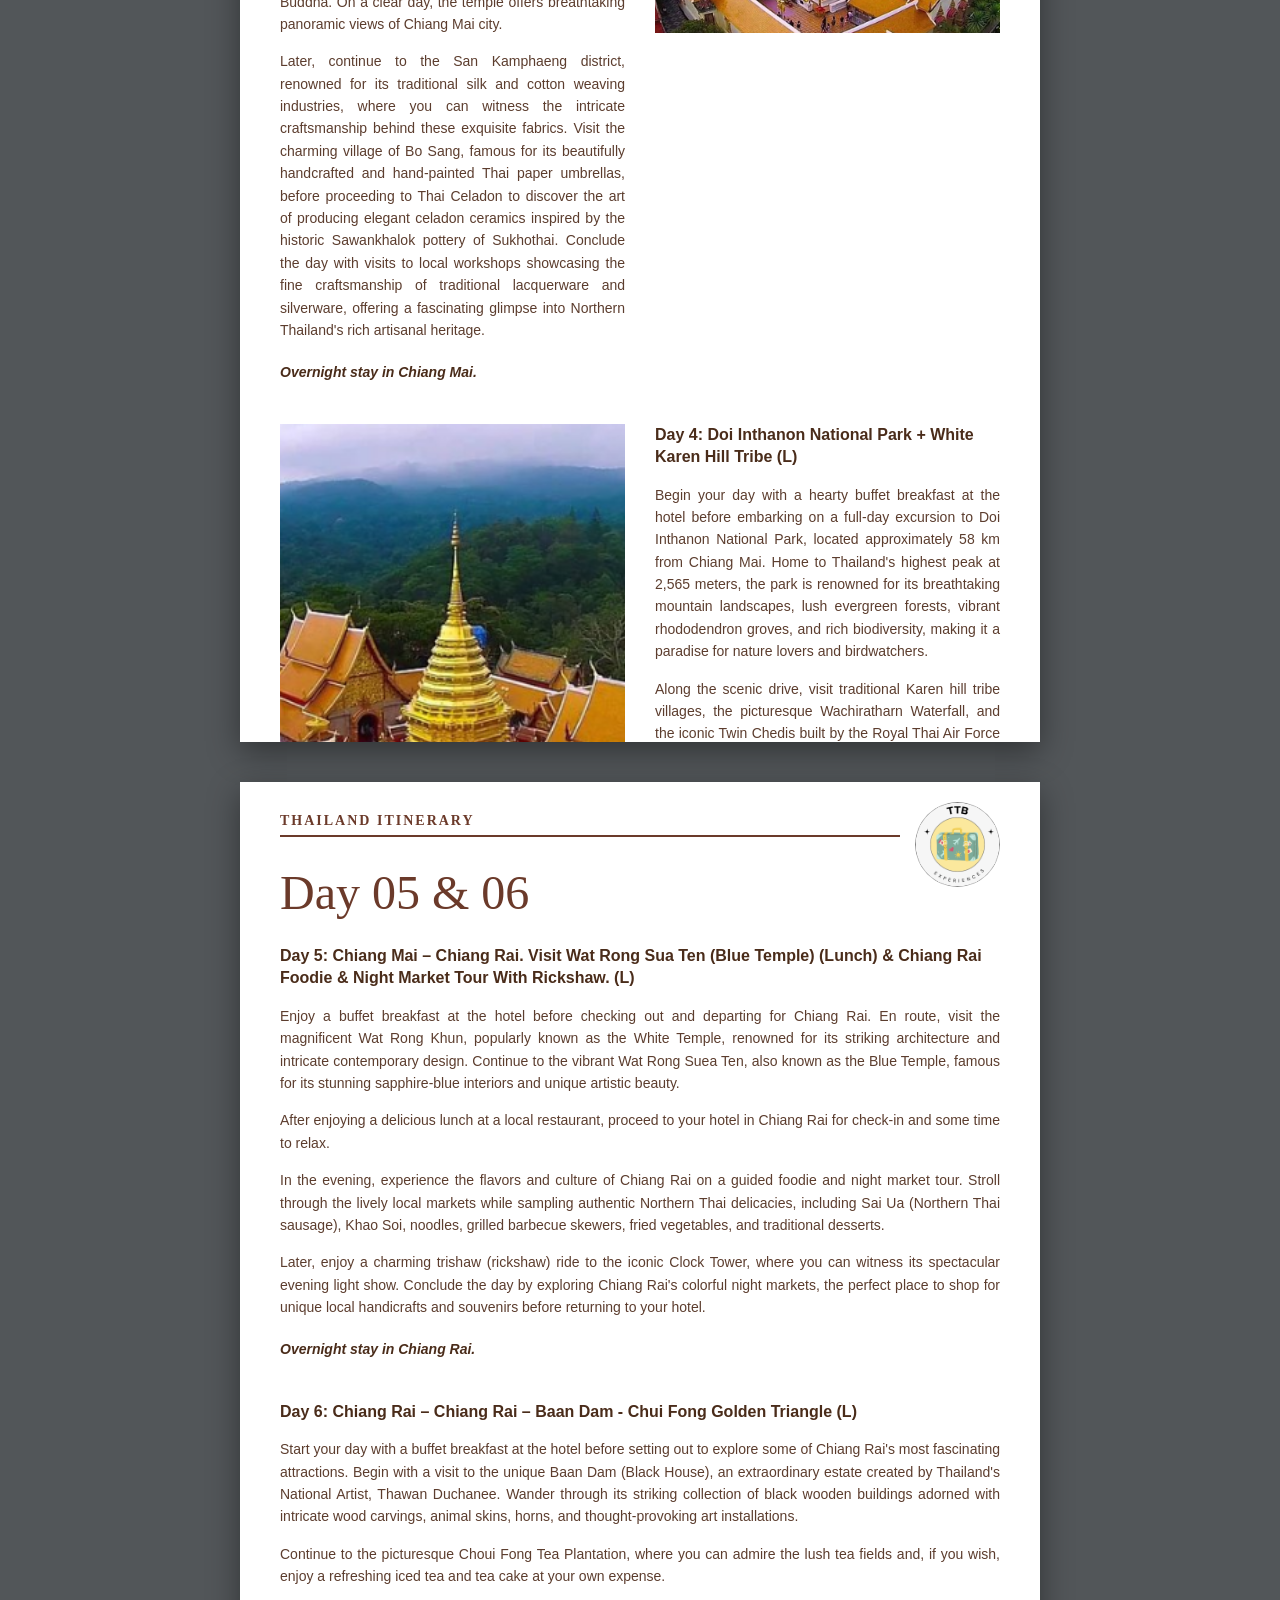
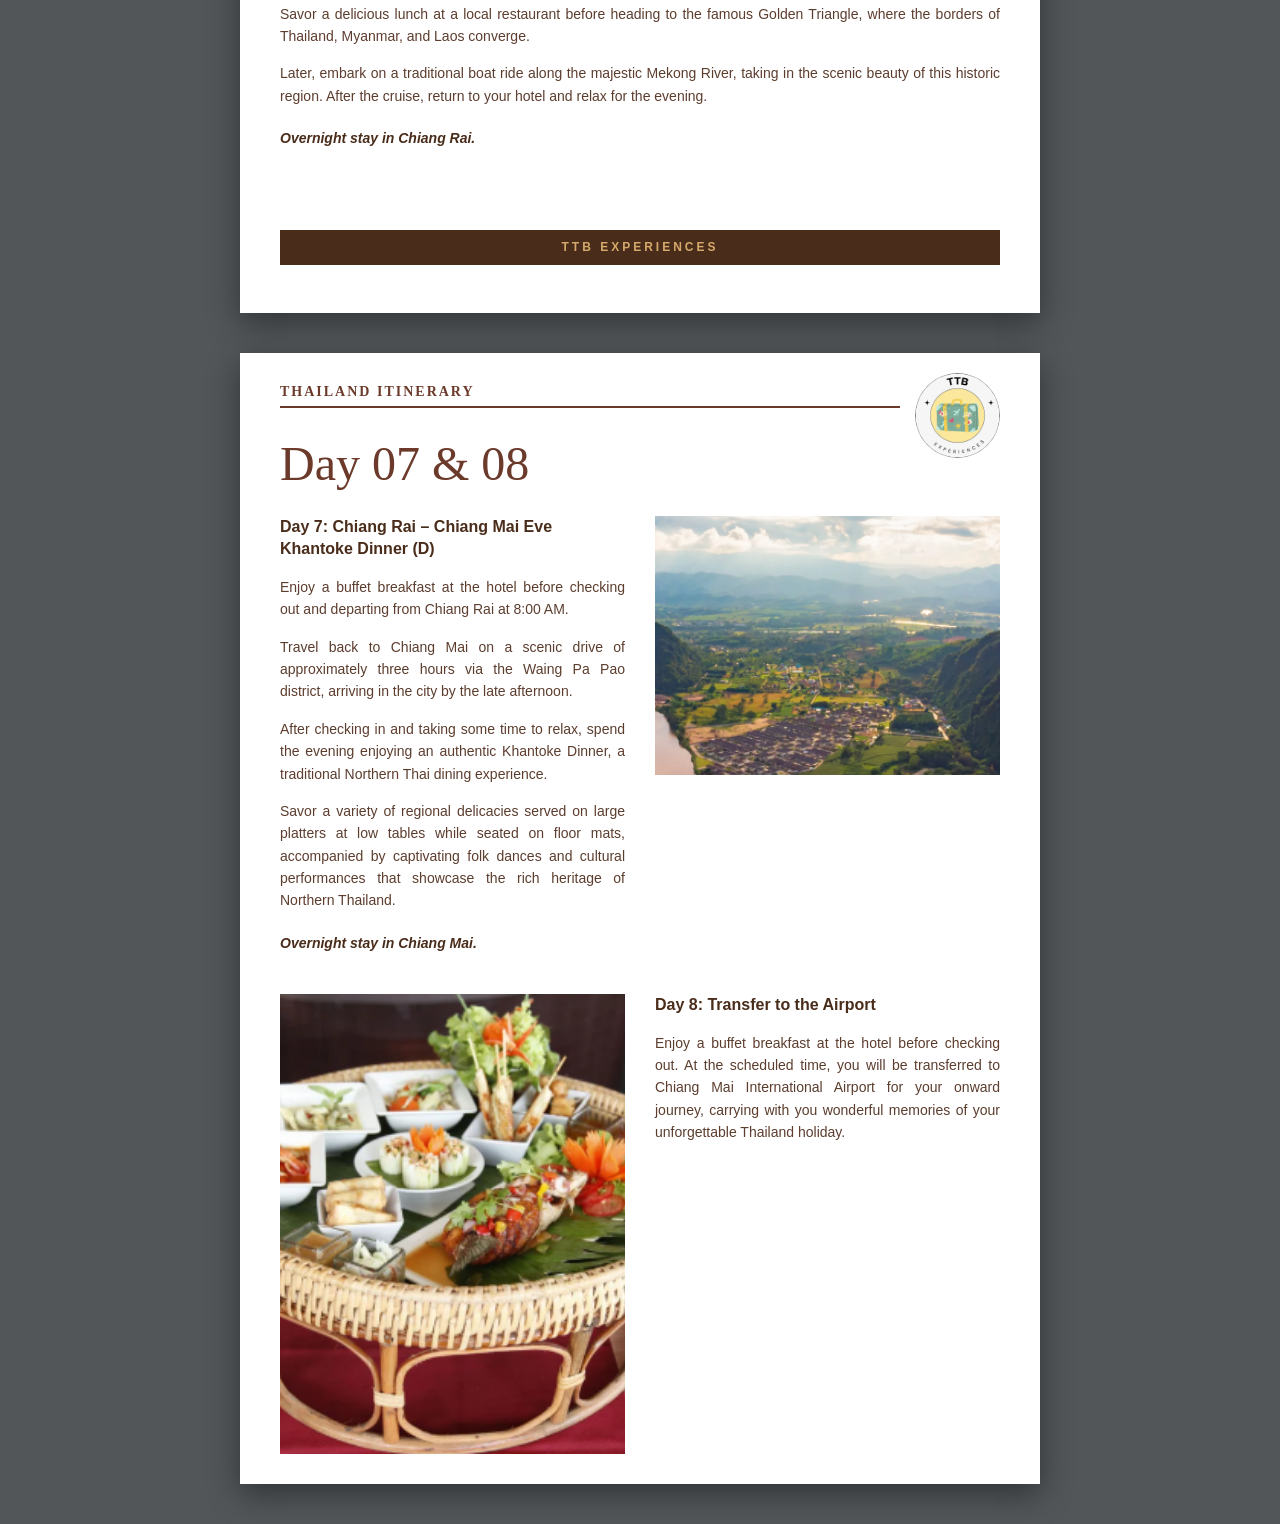
<file: thailand-itinerary/viewer.html>
<!DOCTYPE html>
<html lang="en">
<head>
  <meta charset="UTF-8">
  <meta name="viewport" content="width=device-width, initial-scale=1.0">
  <title>Thailand Itinerary | PDF Viewer</title>
  
  <!-- Reuse existing stylesheets -->
  <link rel="stylesheet" href="css/reset.css">
  <link rel="stylesheet" href="css/tokens.css">
  <link rel="stylesheet" href="css/base.css">
  <link rel="stylesheet" href="css/layout.css">
  <link rel="stylesheet" href="css/components/page-header.css">
  <link rel="stylesheet" href="css/components/logo-badge.css">
  <link rel="stylesheet" href="css/components/day-section.css">
  <link rel="stylesheet" href="css/components/page-footer.css">
  
  <style>
    /* PDF Viewer Specific Styles */
    body.pdf-viewer {
      background-color: #525659; /* Standard PDF viewer dark background */
      padding: 40px 0;
    }
    
    .pdf-viewer #viewer-container {
      display: flex;
      flex-direction: column;
      align-items: center;
      gap: 40px;
    }
    
    .pdf-viewer .page__wrapper {
      /* Override the flexible wrapper from layout.css to enforce fixed A4 sizing */
      width: 100%;
      max-width: 800px;
      height: 1131px;
      margin: 0;
      box-shadow: 0 10px 30px rgba(0, 0, 0, 0.4);
      overflow: hidden;
      background-color: var(--color-background);
    }
  </style>

  <script src="js/viewer.js" defer></script>
</head>
<body class="pdf-viewer">
  <div id="viewer-container">
    <p style="color: white; font-family: sans-serif;">Loading multi-page viewer...</p>
  </div>
</body>
</html>
</file>
<file: thailand-itinerary/css/tokens.css>
/* === Design Tokens === */
/* All CSS custom properties defined per Architecture Document */

:root {
  /* === Colors === */
  --color-primary: #6B3A2A;
  --color-secondary: #5C3324;
  --color-accent: #8B5E3C;
  --color-background: #FFFFFF;
  --color-background-alt: #FAF8F5;
  --color-text-primary: #4A2C1A;
  --color-text-body: #5C3D2E;
  --color-border: #6B3A2A;
  --color-footer-bg: #4A2C1A;
  --color-footer-text: #D4A96A;
  --color-footer-text-hover: #E8C48A;
  --color-white: #FFFFFF;

  /* === Typography === */
  --font-family-heading: 'Vesper Libre', Georgia, 'Times New Roman', serif;
  --font-family-body: 'Nunito', 'Helvetica Neue', Arial, sans-serif;
  --font-family-logo: 'Montserrat', 'Helvetica Neue', Arial, sans-serif;

  --font-size-xs: 0.5rem;      /* 8px */
  --font-size-sm: 0.75rem;     /* 12px */
  --font-size-base: 0.875rem;  /* 14px */
  --font-size-md: 1rem;        /* 16px */
  --font-size-lg: 1.25rem;     /* 20px */
  --font-size-xl: 2rem;        /* 32px */
  --font-size-2xl: 2.5rem;     /* 40px */
  --font-size-3xl: 3rem;       /* 48px */

  --font-weight-regular: 400;
  --font-weight-bold: 700;

  --line-height-tight: 1.1;
  --line-height-snug: 1.3;
  --line-height-normal: 1.4;
  --line-height-relaxed: 1.6;

  /* === Spacing === */
  --spacing-xs: 5px;
  --spacing-sm: 10px;
  --spacing-md: 15px;
  --spacing-lg: 20px;
  --spacing-xl: 25px;
  --spacing-2xl: 30px;
  --spacing-3xl: 40px;

  /* === Layout === */
  --page-max-width: 720px;
  --page-padding: 40px;
  --page-padding-mobile: 20px;
  --column-gap: 30px;

  /* === Borders === */
  --border-rule: 2px solid var(--color-border);
  --border-logo: 3px solid var(--color-primary);

  /* === Radii === */
  --radius-none: 0;
  --radius-sm: 4px;
  --radius-md: 8px;
  --radius-full: 50%;

  /* === Shadows === */
  --shadow-none: none;
  --shadow-sm: 0 1px 3px rgba(0, 0, 0, 0.08);
  --shadow-md: 0 4px 12px rgba(0, 0, 0, 0.1);

  /* === Transitions === */
  --transition-fast: 150ms ease;
  --transition-normal: 300ms ease;
  --transition-slow: 500ms ease;

  /* === Z-Index === */
  --z-base: 1;
  --z-header: 10;
  --z-logo: 20;
  --z-skip-link: 100;

  /* === Logo === */
  --logo-size: 80px;
  --logo-size-tablet: 70px;
  --logo-size-mobile: 60px;

  /* === Footer === */
  --footer-height: 40px;
  --footer-letter-spacing: 3px;
}
</file>
<file: thailand-itinerary/css/base.css>
/* === Base Styles === */
/* Typography defaults, body settings, link styles */

body {
  font-family: var(--font-family-body);
  font-size: var(--font-size-base);
  font-weight: var(--font-weight-regular);
  line-height: var(--line-height-relaxed);
  color: var(--color-text-body);
  background-color: var(--color-background-alt);
  -webkit-font-smoothing: antialiased;
  -moz-osx-font-smoothing: grayscale;
}

h1, h2, h3, h4, h5, h6 {
  font-family: var(--font-family-heading);
  color: var(--color-text-primary);
  line-height: var(--line-height-snug);
}

h1 {
  font-size: var(--font-size-3xl);
  font-weight: var(--font-weight-regular);
  color: var(--color-primary);
  line-height: var(--line-height-tight);
}

h2 {
  font-size: var(--font-size-md);
  font-weight: var(--font-weight-bold);
  font-family: var(--font-family-body);
  color: var(--color-text-primary);
  line-height: var(--line-height-normal);
}

p {
  margin-bottom: var(--spacing-md);
  text-align: justify;
}

p:last-child {
  margin-bottom: 0;
}

strong, b {
  font-weight: var(--font-weight-bold);
}

em, i {
  font-style: italic;
}

img {
  height: auto;
}

::selection {
  background-color: var(--color-primary);
  color: var(--color-white);
}

:focus-visible {
  outline: 3px solid var(--color-primary);
  outline-offset: 2px;
}
</file>
<file: thailand-itinerary/css/layout.css>
/* === Layout === */
/* Page wrapper, grid structure, containers, section spacing */

.page__wrapper {
  width: 100%;
  max-width: var(--page-max-width);
  margin: 0 auto;
  padding: var(--spacing-2xl) var(--page-padding);
  background-color: var(--color-background);
  position: relative;
}

.page__content {
  padding-bottom: var(--spacing-3xl);
}
</file>
<file: thailand-itinerary/css/components/page-header.css>
/* === Page Header Component === */
/* Header title bar with "THAILAND ITINERARY" text and horizontal divider */

.page-header {
  position: relative;
  margin-bottom: var(--spacing-2xl);
}

.page-header__title {
  font-family: var(--font-family-heading);
  font-size: var(--font-size-base);
  font-weight: var(--font-weight-bold);
  color: var(--color-primary);
  text-transform: uppercase;
  letter-spacing: 2px;
  line-height: var(--line-height-snug);
  margin-bottom: var(--spacing-xs);
}

.page-header__divider {
  border: none;
  border-top: var(--border-rule);
  margin-bottom: var(--spacing-2xl);
  margin-right: 100px;
}
</file>
<file: thailand-itinerary/css/components/logo-badge.css>
/* === Logo Badge Component === */
/* Circular TTB Experiences logo badge positioned in top-right corner */

.logo-badge {
  position: absolute;
  top: -10px;
  right: 0;
  width: 85px;
  height: 85px;
  border-radius: var(--radius-full);
  background-color: transparent;
  display: flex;
  align-items: center;
  justify-content: center;
  z-index: var(--z-logo);
  cursor: default;
}

.logo-badge__img {
  width: 100%;
  height: 100%;
  object-fit: contain;
  border-radius: var(--radius-full);
}
</file>
<file: thailand-itinerary/css/components/day-section.css>
/* === Day Section Component === */
/* Two-column layout for day itinerary content: text + image */

.day-heading {
  font-family: var(--font-family-heading);
  font-size: var(--font-size-3xl);
  font-weight: var(--font-weight-regular);
  color: var(--color-primary);
  line-height: var(--line-height-tight);
  margin-bottom: var(--spacing-xl);
}

.day-section {
  display: grid;
  grid-template-columns: 1fr 1fr;
  gap: var(--column-gap);
  align-items: start;
  margin-bottom: var(--spacing-3xl);
}

.day-section--text-left .day-section__text {
  order: 1;
}

.day-section--text-left .day-section__image {
  order: 2;
}

.day-section--image-left .day-section__image {
  order: 1;
}

.day-section--image-left .day-section__text {
  order: 2;
}

.day-section__text {
  display: flex;
  flex-direction: column;
}

.day-section__title {
  font-family: var(--font-family-body);
  font-size: var(--font-size-md);
  font-weight: var(--font-weight-bold);
  color: var(--color-text-primary);
  line-height: var(--line-height-normal);
  margin-bottom: var(--spacing-md);
}

.day-section__body {
  font-size: var(--font-size-base);
  font-weight: var(--font-weight-regular);
  color: var(--color-text-body);
  line-height: var(--line-height-relaxed);
  text-align: justify;
  margin-bottom: var(--spacing-md);
}

.day-section__body:last-of-type {
  margin-bottom: var(--spacing-md);
}

.day-section__callout {
  font-size: var(--font-size-base);
  font-weight: var(--font-weight-bold);
  font-style: italic;
  color: var(--color-text-primary);
  line-height: var(--line-height-relaxed);
  margin-top: var(--spacing-xs);
  margin-bottom: 0;
}

.day-section__image {
  overflow: hidden;
}

.day-section__img {
  width: 100%;
  height: auto;
  object-fit: cover;
  display: block;
  transition: transform var(--transition-normal), opacity var(--transition-normal);
}

.day-section__img:hover {
  transform: scale(1.02);
  opacity: 0.95;
}

/* Day 01 specific: image is shorter/landscape */
.day-section--text-left .day-section__img {
  aspect-ratio: 4 / 3;
}

/* Day 02 specific: image is taller/portrait */
.day-section--image-left .day-section__img {
  aspect-ratio: 3 / 4;
}
</file>
<file: thailand-itinerary/css/components/page-footer.css>
/* === Page Footer Component === */
/* Full-width dark brown footer bar with centered brand text */

.page-footer {
  background-color: var(--color-footer-bg);
  padding: var(--spacing-sm) 0;
  text-align: center;
  margin-top: 0;
}

.page-footer__text {
  font-family: var(--font-family-body);
  font-size: var(--font-size-sm);
  font-weight: var(--font-weight-bold);
  color: var(--color-footer-text);
  text-transform: uppercase;
  letter-spacing: var(--footer-letter-spacing);
  line-height: var(--line-height-snug);
  margin-bottom: 0;
  text-align: center;
}
</file>
<file: thailand-itinerary/css/utilities.css>
/* === Utility Classes === */

/* Screen Reader Only — visually hidden but accessible to assistive tech */
.u-sr-only {
  position: absolute !important;
  width: 1px !important;
  height: 1px !important;
  padding: 0 !important;
  margin: -1px !important;
  overflow: hidden !important;
  clip: rect(0, 0, 0, 0) !important;
  white-space: nowrap !important;
  border: 0 !important;
}

/* Skip Link — visually hidden until focused */
.skip-link {
  position: absolute;
  top: -100%;
  left: 0;
  z-index: var(--z-skip-link);
  background-color: var(--color-primary);
  color: var(--color-white);
  padding: 8px 16px;
  font-family: var(--font-family-body);
  font-size: var(--font-size-base);
  font-weight: var(--font-weight-bold);
  text-decoration: none;
  transition: top var(--transition-fast);
}

.skip-link:focus {
  top: 0;
  outline: 3px solid var(--color-footer-text);
  outline-offset: 2px;
}

/* Focus Ring Utility */
.u-focus-ring:focus-visible {
  outline: 3px solid var(--color-primary);
  outline-offset: 2px;
}

/* Clearfix */
.u-clearfix::after {
  content: '';
  display: table;
  clear: both;
}
</file>
<file: thailand-itinerary/css/responsive.css>
/* === Responsive Styles === */
/* Media queries for all breakpoints per UX Specification */

/* ---- xs: Mobile (< 576px) ---- */
@media (max-width: 575.98px) {
  :root {
    --page-padding: var(--page-padding-mobile);
  }

  .page__wrapper {
    padding: var(--spacing-lg) var(--page-padding-mobile);
  }

  .day-heading {
    font-size: var(--font-size-xl);
    margin-bottom: var(--spacing-lg);
  }

  .day-section {
    grid-template-columns: 1fr;
    gap: var(--spacing-lg);
  }

  .day-section--text-left .day-section__text,
  .day-section--text-left .day-section__image,
  .day-section--image-left .day-section__text,
  .day-section--image-left .day-section__image {
    order: unset;
  }

  .day-section--image-left .day-section__text {
    order: 1;
  }

  .day-section--image-left .day-section__image {
    order: 2;
  }

  .day-section__img {
    aspect-ratio: 16 / 10 !important;
  }

  .logo-badge {
    width: var(--logo-size-mobile);
    height: var(--logo-size-mobile);
    top: -5px;
    right: -5px;
  }

  .page-footer__text {
    font-size: 10px;
    letter-spacing: 2px;
  }
}

/* ---- sm: Tablet (576px – 768px) ---- */
@media (min-width: 576px) and (max-width: 767.98px) {
  .page__wrapper {
    padding: var(--spacing-xl) 25px;
  }

  .day-heading {
    font-size: 2.25rem;
  }

  .day-section {
    grid-template-columns: 1fr;
    gap: var(--spacing-lg);
  }

  .day-section--text-left .day-section__text,
  .day-section--text-left .day-section__image,
  .day-section--image-left .day-section__text,
  .day-section--image-left .day-section__image {
    order: unset;
  }

  .day-section--image-left .day-section__text {
    order: 1;
  }

  .day-section--image-left .day-section__image {
    order: 2;
  }

  .logo-badge {
    width: 65px;
    height: 65px;
  }
}

/* ---- md: Tablet Landscape (768px – 992px) ---- */
@media (min-width: 768px) and (max-width: 991.98px) {
  .page__wrapper {
    padding: var(--spacing-2xl) var(--spacing-2xl);
  }

  .day-heading {
    font-size: var(--font-size-2xl);
  }

  .day-section {
    grid-template-columns: 1fr 1fr;
    gap: var(--spacing-xl);
  }

  .logo-badge {
    width: var(--logo-size-tablet);
    height: var(--logo-size-tablet);
  }
}

/* ---- lg: Desktop (992px – 1200px) ---- */
@media (min-width: 992px) and (max-width: 1199.98px) {
  .day-section {
    grid-template-columns: 55fr 45fr;
  }
}

/* ---- xl: Wide Desktop (> 1200px) ---- */
@media (min-width: 1200px) {
  .day-section {
    grid-template-columns: 55fr 45fr;
  }
}
</file>
<file: thailand-proposal/css/styles.css>
/* ============================================
   Thailand Travel Proposal — Style Guide
   Design System Tokens & Complete Styles
   Phase 4: Developer Implementation
   ============================================ */

/* ── Google Fonts Import ── */
@import url('https://fonts.googleapis.com/css2?family=Playfair+Display:ital,wght@0,400;0,500;0,600;0,700;1,400;1,500;1,600;1,700&family=Cormorant+Garamond:ital,wght@0,400;0,500;0,600;0,700;1,400;1,500;1,600;1,700&family=Montserrat:wght@400;500;600;700&display=swap');

/* ── Design Tokens (CSS Custom Properties) ── */
:root {
  /* Colors */
  --color-bg-base: #F5EDE0;
  --color-bg-overlay: #FAF6F0;
  --color-text-primary: #4A3728;
  --color-text-secondary: #6B5344;
  --color-accent-gold: #8B7355;
  --color-border-logo: #5A4A3A;
  --color-divider: #7A6A5A;

  /* Typography */
  --font-heading: 'Playfair Display', Georgia, serif;
  --font-body: 'Cormorant Garamond', 'Times New Roman', serif;
  --font-logo: 'Montserrat', 'Arial', sans-serif;

  /* Spacing */
  --space-xs: 8px;
  --space-sm: 15px;
  --space-md: 25px;
  --space-lg: 35px;
  --space-xl: 50px;
  --space-2xl: 80px;
}

/* ── Reset & Base ── */
*,
*::before,
*::after {
  margin: 0;
  padding: 0;
  box-sizing: border-box;
}

html {
  font-size: 16px;
  -webkit-font-smoothing: antialiased;
  -moz-osx-font-smoothing: grayscale;
}

body {
  font-family: var(--font-body);
  color: var(--color-text-primary);
  background-color: var(--color-bg-base);
  min-height: 100vh;
  display: flex;
  align-items: center;
  justify-content: center;
}

/* ── Page Container ── */
.proposal-page {
  position: relative;
  width: 100%;
  max-width: 720px;
  min-height: 100vh;
  background-color: var(--color-bg-base);
  overflow: hidden;
  display: flex;
  flex-direction: column;
  align-items: center;
  justify-content: center;
  padding: var(--space-xl) var(--space-md);
}

/* ── Background Image ── */
.proposal-page__background {
  position: absolute;
  top: 0;
  left: 0;
  width: 100%;
  height: 100%;
  z-index: 0;
  pointer-events: none;
}

.proposal-page__background img {
  width: 100%;
  height: 100%;
  object-fit: cover;
  opacity: 0.85;
}

/* ── Content Wrapper ── */
.proposal-content {
  position: relative;
  z-index: 1;
  display: flex;
  flex-direction: column;
  align-items: center;
  text-align: center;
  width: 100%;
  max-width: 550px;
}

/* ── Logo Component ── */
.logo {
  width: 140px;
  height: 140px;
  border-radius: 50%;
  border: 2.5px solid var(--color-border-logo);
  background-color: var(--color-bg-overlay);
  display: flex;
  flex-direction: column;
  align-items: center;
  justify-content: center;
  margin-bottom: var(--space-lg);
  position: relative;
  overflow: visible;
  box-shadow: 0 2px 15px rgba(74, 55, 40, 0.08);
}

.logo__text-ttb {
  font-family: var(--font-logo);
  font-size: 13px;
  font-weight: 700;
  letter-spacing: 3px;
  color: var(--color-text-primary);
  text-transform: uppercase;
  margin-bottom: 2px;
  position: relative;
  z-index: 2;
}

.logo__icon {
  width: 60px;
  height: 60px;
  object-fit: contain;
  position: relative;
  z-index: 2;
}

/* SVG curved text around logo */
.logo__curved-text-wrapper {
  position: absolute;
  top: 0;
  left: 0;
  width: 100%;
  height: 100%;
  z-index: 1;
}

.logo__curved-text-wrapper svg {
  width: 100%;
  height: 100%;
}

.logo__curved-text-wrapper text {
  font-family: var(--font-logo);
  font-size: 9.5px;
  font-weight: 600;
  letter-spacing: 4px;
  fill: var(--color-text-primary);
  text-transform: uppercase;
}

/* ── Destination Heading ── */
.heading-destination {
  font-family: var(--font-heading);
  font-size: 3rem;
  font-weight: 700;
  color: var(--color-text-primary);
  letter-spacing: 0.5rem;
  text-transform: uppercase;
  line-height: 1.1;
  margin-bottom: var(--space-sm);
}

/* ── Tagline ── */
.tagline {
  font-family: var(--font-body);
  font-size: 1.15rem;
  font-weight: 400;
  font-style: italic;
  color: var(--color-text-secondary);
  letter-spacing: 0.5px;
  line-height: 1.6;
  margin-bottom: var(--space-md);
  max-width: 380px;
}

/* ── Proposal Section ── */
.proposal-label {
  font-family: var(--font-heading);
  font-size: 1rem;
  font-weight: 600;
  color: var(--color-text-primary);
  letter-spacing: 0.3rem;
  text-transform: uppercase;
  line-height: 1.3;
  margin-bottom: var(--space-xs);
}

.client-name {
  font-family: var(--font-heading);
  font-size: 1.2rem;
  font-weight: 500;
  color: var(--color-text-primary);
  letter-spacing: 0.15rem;
  text-transform: uppercase;
  line-height: 1.4;
  margin-bottom: var(--space-md);
}

/* ── Decorative Divider ── */
.divider {
  display: flex;
  align-items: center;
  justify-content: center;
  gap: 12px;
  margin-bottom: var(--space-sm);
  width: 220px;
}

.divider__line {
  flex: 1;
  height: 1.5px;
  background-color: var(--color-divider);
  border: none;
}

.divider__star {
  font-size: 10px;
  color: var(--color-accent-gold);
  line-height: 1;
  flex-shrink: 0;
}

/* ── Trip Duration ── */
.trip-duration {
  font-family: var(--font-body);
  font-size: 1.4rem;
  font-weight: 700;
  font-style: italic;
  color: var(--color-text-primary);
  letter-spacing: 1px;
  line-height: 1.3;
  margin-bottom: var(--space-md);
}

/* ── Curator Credit ── */
.curator {
  font-family: var(--font-body);
  font-size: 1.25rem;
  font-weight: 500;
  color: var(--color-text-primary);
  letter-spacing: 1px;
  line-height: 1.3;
}

/* ── Responsive Design ── */
@media screen and (max-width: 768px) {
  .proposal-page {
    padding: var(--space-lg) var(--space-sm);
  }

  .heading-destination {
    font-size: 2.2rem;
    letter-spacing: 0.35rem;
  }

  .tagline {
    font-size: 1rem;
    max-width: 300px;
  }

  .client-name {
    font-size: 1.05rem;
  }

  .trip-duration {
    font-size: 1.2rem;
  }

  .curator {
    font-size: 1.1rem;
  }

  .logo {
    width: 115px;
    height: 115px;
  }

  .logo__icon {
    width: 48px;
    height: 48px;
  }

  .logo__text-ttb {
    font-size: 11px;
  }
}

@media screen and (max-width: 480px) {
  .heading-destination {
    font-size: 1.8rem;
    letter-spacing: 0.25rem;
  }

  .tagline {
    font-size: 0.9rem;
  }

  .proposal-label {
    font-size: 0.85rem;
  }

  .client-name {
    font-size: 0.95rem;
  }

  .divider {
    width: 160px;
  }
}

/* ── Print Stylesheet ── */
@media print {
  body {
    background-color: white;
    min-height: auto;
  }

  .proposal-page {
    max-width: 100%;
    min-height: auto;
    height: 100vh;
    page-break-after: always;
    -webkit-print-color-adjust: exact;
    print-color-adjust: exact;
  }

  .proposal-page__background img {
    opacity: 0.7;
  }
}
</file>
<file: krabi_styles.css>
/* krabi_styles.css */
@import url('https://fonts.googleapis.com/css2?family=Inter:wght@400;500;600&family=Outfit:wght@500;700;800&display=swap');

:root {
    /* Light Mode (Editorial & Airy) */
    --bg-primary: #F9F9FB;
    --bg-secondary: #FFFFFF;
    --text-primary: #1D1D1F;
    --text-secondary: #86868B;
    --accent: #0066CC;
    --border: #E5E5EA;
    --shadow: 0 4px 12px rgba(0, 0, 0, 0.05);
    --glass-bg: rgba(255, 255, 255, 0.7);
}

@media (prefers-color-scheme: dark) {
    :root:not([data-theme="light"]) {
        /* Dark Mode (Sleek & Immersive) */
        --bg-primary: #000000;
        --bg-secondary: #1C1C1E;
        --text-primary: #F5F5F7;
        --text-secondary: #A1A1A6;
        --accent: #2997FF;
        --border: #38383A;
        --shadow: 0 8px 24px rgba(0, 0, 0, 0.4);
        --glass-bg: rgba(28, 28, 30, 0.7);
    }
}

:root[data-theme="dark"] {
    /* Dark Mode (Sleek & Immersive) */
    --bg-primary: #000000;
    --bg-secondary: #1C1C1E;
    --text-primary: #F5F5F7;
    --text-secondary: #A1A1A6;
    --accent: #2997FF;
    --border: #38383A;
    --shadow: 0 8px 24px rgba(0, 0, 0, 0.4);
    --glass-bg: rgba(28, 28, 30, 0.7);
}

* {
    box-sizing: border-box;
    margin: 0;
    padding: 0;
}

html {
    scroll-behavior: smooth;
    font-size: 16px;
}

body {
    background-color: var(--bg-primary);
    color: var(--text-primary);
    font-family: 'Inter', sans-serif;
    line-height: 1.6;
    transition: background-color 0.3s ease, color 0.3s ease;
    overflow-x: hidden;
}

h1, h2, h3, h4, h5, h6 {
    font-family: 'Outfit', sans-serif;
    color: var(--text-primary);
    line-height: 1.2;
}

/* Typography Scale */
h1 { font-size: clamp(3rem, 8vw, 6rem); font-weight: 800; letter-spacing: -0.03em; }
h2 { font-size: clamp(2rem, 5vw, 3rem); font-weight: 700; margin-bottom: 1.5rem; letter-spacing: -0.02em; }
h3 { font-size: clamp(1.25rem, 3vw, 1.5rem); font-weight: 600; margin-bottom: 0.75rem; }
p, li { font-size: clamp(1rem, 2vw, 1.125rem); color: var(--text-secondary); margin-bottom: 1rem; }

a {
    color: var(--accent);
    text-decoration: none;
    transition: color 0.2s ease;
}

a:hover, a:focus-visible {
    color: var(--text-primary);
    outline: 2px solid var(--accent);
    outline-offset: 2px;
}

/* Floating Navigation Island */
.nav-island {
    position: fixed;
    bottom: 2rem;
    left: 50%;
    transform: translateX(-50%);
    background-color: var(--glass-bg);
    backdrop-filter: blur(16px);
    -webkit-backdrop-filter: blur(16px);
    border: 1px solid var(--border);
    border-radius: 50px;
    padding: 0.5rem 1rem;
    display: flex;
    gap: 1rem;
    z-index: 1000;
    box-shadow: var(--shadow);
    overflow-x: auto;
    max-width: 90vw;
}

.nav-island::-webkit-scrollbar {
    display: none;
}
.nav-island {
    -ms-overflow-style: none;
    scrollbar-width: none;
}

.nav-link {
    font-family: 'Outfit', sans-serif;
    font-weight: 500;
    font-size: 0.9rem;
    color: var(--text-primary);
    padding: 0.5rem 1rem;
    border-radius: 20px;
    white-space: nowrap;
    transition: background-color 0.2s ease, transform 0.2s ease;
}

.nav-link:hover {
    background-color: var(--border);
    transform: scale(1.05);
}

/* Hero Section */
.hero {
    position: relative;
    height: 100vh;
    min-height: 600px;
    display: flex;
    flex-direction: column;
    justify-content: flex-end;
    padding: 4rem 2rem;
    background-image: url('https://images.unsplash.com/photo-1552465011-b4e21bf6e79a?auto=format&fit=crop&w=2000&q=80');
    background-size: cover;
    background-position: center;
    background-attachment: fixed;
}

.hero::after {
    content: '';
    position: absolute;
    inset: 0;
    background: linear-gradient(to top, rgba(0,0,0,0.8) 0%, rgba(0,0,0,0.3) 50%, rgba(0,0,0,0.1) 100%);
    z-index: 1;
}

.hero-content {
    position: relative;
    z-index: 2;
    max-width: 1200px;
    margin: 0 auto;
    width: 100%;
}

.hero h1 {
    color: #FFFFFF;
    margin-bottom: 0.5rem;
}

.hero p {
    color: #E5E5EA;
    font-size: clamp(1.25rem, 3vw, 1.75rem);
    max-width: 600px;
}

/* Main Content Layout */
main {
    max-width: 1200px;
    margin: 0 auto;
    padding: 4rem 2rem 8rem 2rem;
}

section {
    margin-bottom: 6rem;
    opacity: 0;
    transform: translateY(20px);
    transition: opacity 0.6s ease-out, transform 0.6s ease-out;
}

section.visible {
    opacity: 1;
    transform: translateY(0);
}

/* Bento Box Grid */
.bento-grid {
    display: grid;
    grid-template-columns: repeat(auto-fit, minmax(300px, 1fr));
    gap: 1.5rem;
}

.bento-grid.col-2 {
    grid-template-columns: repeat(auto-fit, minmax(400px, 1fr));
}

.bento-grid.col-3 {
    grid-template-columns: repeat(auto-fit, minmax(280px, 1fr));
}

/* Bento Cards */
.bento-card {
    background-color: var(--bg-secondary);
    border: 1px solid var(--border);
    border-radius: 24px;
    padding: 2rem;
    box-shadow: var(--shadow);
    transition: transform 0.3s ease, box-shadow 0.3s ease;
    display: flex;
    flex-direction: column;
}

.bento-card:hover {
    transform: translateY(-4px) scale(1.01);
    box-shadow: 0 12px 32px rgba(0, 0, 0, 0.1);
}

.bento-card h3 {
    display: flex;
    align-items: center;
    gap: 0.75rem;
}

.bento-card ul {
    list-style: none;
}

.bento-card li {
    position: relative;
    padding-left: 1.5rem;
    margin-bottom: 1rem;
}

.bento-card li::before {
    content: '•';
    position: absolute;
    left: 0;
    color: var(--accent);
    font-size: 1.5rem;
    line-height: 1;
}

/* Specific Card Layouts */
.weather-card {
    grid-column: 1 / -1;
    background: linear-gradient(135deg, var(--bg-secondary) 0%, rgba(41, 151, 255, 0.05) 100%);
    display: flex;
    flex-direction: row;
    align-items: center;
    gap: 3rem;
}

.weather-metric {
    font-family: 'Outfit', sans-serif;
    font-size: clamp(3rem, 6vw, 4rem);
    font-weight: 700;
    color: var(--text-primary);
    line-height: 1;
}

.weather-details {
    flex: 1;
}

/* Badges */
.badge {
    display: inline-block;
    background-color: rgba(0, 102, 204, 0.1);
    color: var(--accent);
    padding: 0.25rem 0.75rem;
    border-radius: 12px;
    font-size: 0.85rem;
    font-weight: 600;
    margin-bottom: 1rem;
}

@media (prefers-color-scheme: dark) {
    .badge {
        background-color: rgba(41, 151, 255, 0.15);
    }
}

/* Lists and Icons */
.icon-list li {
    padding-left: 2.5rem;
}

.icon-list li::before {
    content: '';
    display: none;
}

.icon-wrap {
    position: absolute;
    left: 0;
    top: 0.2rem;
    font-size: 1.5rem;
}

/* Save as PDF Button */
.fab-container {
    position: fixed;
    top: 2rem;
    right: 2rem;
    z-index: 1000;
}

.fab-btn {
    background-color: var(--bg-primary);
    color: var(--text-primary);
    border: 1px solid var(--border);
    padding: 0.75rem 1.5rem;
    border-radius: 30px;
    font-family: 'Outfit', sans-serif;
    font-weight: 600;
    font-size: 1rem;
    cursor: pointer;
    box-shadow: var(--shadow);
    transition: all 0.3s ease;
    backdrop-filter: blur(8px);
    display: flex;
    align-items: center;
    gap: 0.5rem;
}

.fab-btn:hover {
    background-color: var(--text-primary);
    color: var(--bg-primary);
    transform: translateY(-2px);
}

/* Responsive */
@media (max-width: 768px) {
    .weather-card {
        flex-direction: column;
        align-items: flex-start;
        gap: 1.5rem;
    }
    
    .bento-grid.col-3, .bento-grid.col-2 {
        grid-template-columns: 1fr;
    }
}
</file>
<file: styles.css>
@import url('https://fonts.googleapis.com/css2?family=Cormorant+Garamond:wght@400;500;600;700&family=Inter:wght@300;400;500;600;700&display=swap');

:root {
  --bg-primary: #FAF7F2;
  --bg-section: #F5F1E9;
  --text-heading: #38402C;
  --text-body: #444444;
  --text-muted: #7D7D7D;
  --border-color: #D8CFBF;
  --border-light: #E5DED1;
  --gold-accent: #B69B5A;
  --olive: #616642;
}

/* Base */
* {
  margin: 0;
  padding: 0;
  box-sizing: border-box;
}

html, body {
  font-family: 'Inter', sans-serif;
  color: var(--text-body);
  background-color: #222;
  width: 100vw;
  height: 100vh;
  overflow: hidden;
  display: flex;
  align-items: center;
  justify-content: center;
  font-size: 17px;
  line-height: 1.8;
  -webkit-font-smoothing: antialiased;
}

h1, h2, h3, h4, h5, h6 {
  color: var(--text-heading);
}

a {
  color: var(--olive);
  text-decoration: none;
}

/* Scroller */
.book-container {
  display: flex;
  flex-direction: row;
  height: 95vh; 
  aspect-ratio: 1 / 1.414; /* A4 aspect ratio */
  max-width: 95vw;
  background-color: var(--bg-primary);
  box-shadow: 0 15px 50px rgba(0,0,0,0.4);
  overflow-x: auto;
  overflow-y: hidden;
  scroll-snap-type: x mandatory;
  scroll-behavior: smooth;
  scrollbar-width: none; 
}
.book-container::-webkit-scrollbar { 
  display: none; 
}

/* Pages */
.page-base {
  flex: 0 0 100%;
  width: 100%;
  height: 100%;
  scroll-snap-align: start;
  overflow: hidden;
  position: relative;
  background-color: var(--bg-primary);
  background-image: radial-gradient(circle at center, rgba(255,255,255,0.8) 0%, rgba(248,245,238,0) 100%);
}

.book-page {
  padding: 48px 52px;
  display: flex;
  flex-direction: column;
}

/* Header */
.page-header {
  display: flex;
  justify-content: space-between;
  align-items: center;
  margin-bottom: 40px;
  position: relative;
  height: 95px; /* match logo size to align properly */
}

.header-text {
  font-family: 'Inter', sans-serif;
  font-weight: 600;
  letter-spacing: 4px;
  color: var(--text-heading);
  font-size: 11px;
  text-transform: uppercase;
  width: 250px;
}

.header-divider {
  flex-grow: 1;
  display: flex;
  align-items: center;
  justify-content: center;
  margin: 0 30px;
}
.header-divider::before, .header-divider::after {
  content: '';
  flex-grow: 1;
  height: 1px;
  background-color: var(--border-color);
}
.header-divider .diamond {
  width: 6px;
  height: 6px;
  border: 1px solid var(--border-color);
  transform: rotate(45deg);
  margin: 0 10px;
}

.header-logo {
  width: 95px;
  height: 95px;
  background-color: transparent;
  border-radius: 50%;
  display: flex;
  align-items: center;
  justify-content: flex-end;
}
.header-logo img {
  width: 100%;
  height: 100%;
  object-fit: contain;
  border-radius: 50%;
}

/* Content Area */
.page-content {
  flex-grow: 1;
  overflow: hidden;
}

/* Two Column Layout Utility */
.two-column-layout {
  column-count: 2;
  column-gap: 56px;
}
.two-column-layout > * {
  break-inside: avoid;
}

/* Typography styles for markdown content */
.guide-section h1 {
  font-family: 'Cormorant Garamond', serif;
  font-size: 74px;
  font-weight: 400;
  line-height: 0.95;
  letter-spacing: -1px;
  text-transform: uppercase;
  color: var(--olive);
  margin-bottom: 28px;
  column-span: all;
}

.guide-section h2 {
  font-family: 'Inter', sans-serif;
  font-size: 14px;
  font-weight: 500;
  letter-spacing: 2px;
  text-transform: uppercase;
  color: var(--text-muted);
  margin-bottom: 48px;
  column-span: all;
}

/* Beautiful Hr Divider for Markdown --- */
.guide-section hr {
  border: none;
  position: relative;
  height: 20px;
  margin: 28px 0;
  column-span: all;
  clear: both;
}
.guide-section hr::before {
  content: '';
  position: absolute;
  left: 0;
  right: 0;
  top: 50%;
  height: 1px;
  background-color: var(--border-color);
  z-index: 1;
}
.guide-section hr::after {
  content: '◆'; /* Diamond unicode */
  position: absolute;
  left: 50%;
  top: 50%;
  transform: translate(-50%, -50%);
  color: var(--border-color);
  font-size: 14px;
  background-color: var(--bg-primary);
  padding: 0 10px;
  z-index: 2;
}

/* Section Cards (Mapped to h3) */
.guide-section h3 {
  font-family: 'Cormorant Garamond', serif;
  font-size: 20px;
  font-weight: 600;
  letter-spacing: 1.5px;
  text-transform: uppercase;
  color: var(--olive);
  background-color: var(--bg-section);
  border: 1px solid var(--border-light);
  padding: 18px 24px;
  margin-bottom: 24px;
  margin-top: 24px;
  break-after: avoid; /* Keep title with content */
}
.guide-section h3:first-child {
  margin-top: 0;
}

/* Subheadings for specific items */
.guide-section h4 {
  font-family: 'Cormorant Garamond', serif;
  font-size: 16px;
  font-weight: 600;
  letter-spacing: 2px;
  text-transform: uppercase;
  color: var(--text-heading);
  margin-bottom: 8px;
  break-after: avoid;
}

.guide-section p {
  font-family: 'Inter', sans-serif;
  font-size: 15px;
  line-height: 1.6;
  color: var(--text-body);
  margin-bottom: 20px;
}

/* List styles */
.guide-section ul {
  padding-left: 0;
  margin-bottom: 20px;
  list-style-type: none;
}
.guide-section li {
  position: relative;
  font-family: 'Inter', sans-serif;
  font-size: 15px;
  line-height: 1.6;
  color: var(--text-body);
  margin-bottom: 12px;
  padding-left: 15px;
  border-bottom: 1px dotted var(--border-color);
  padding-bottom: 12px;
}
.guide-section li:last-child {
  border-bottom: none;
}
.guide-section li::before {
  content: '•';
  position: absolute;
  left: 0;
  color: var(--text-muted);
}

/* Footer */
.page-footer {
  margin-top: auto;
  text-align: center;
  display: flex;
  flex-direction: column;
  align-items: center;
  justify-content: center;
  position: relative;
  padding-top: 15px;
}
/* Diamond lines for footer */
.page-footer::before {
  content: '';
  position: absolute;
  top: 0;
  left: 20%;
  right: 20%;
  height: 1px;
  background-color: var(--border-color);
  z-index: 1;
}
.page-footer::after {
  content: '❖'; /* Leaf/ornament alternative */
  position: absolute;
  top: 0;
  left: 50%;
  transform: translate(-50%, -50%);
  color: var(--olive);
  font-size: 18px;
  background-color: var(--bg-primary);
  padding: 0 15px;
  z-index: 2;
}

.footer-inner {
  display: flex;
  align-items: center;
  gap: 15px;
  margin-top: 15px;
}

.footer-text {
  font-family: 'Inter', sans-serif;
  font-size: 12px;
  font-weight: 500;
  letter-spacing: 7px;
  color: var(--text-muted);
  text-transform: uppercase;
}

.page-number {
  font-family: 'Inter', sans-serif;
  font-size: 12px;
  color: var(--text-muted);
  border: 1px solid var(--border-color);
  padding: 2px 10px;
}

/* Cover Page Overrides */
.cover-page {
  display: flex;
  flex-direction: column;
  align-items: center;
  justify-content: center;
  padding: 52px;
  text-align: center;
}
.cover-title {
  font-family: 'Cormorant Garamond', serif;
  font-size: 74px;
  font-weight: 400;
  line-height: 0.95;
  letter-spacing: -1px;
  text-transform: uppercase;
  color: var(--olive);
  margin-bottom: 28px;
}
.cover-subtitle {
  font-family: 'Inter', sans-serif;
  font-size: 14px;
  font-weight: 500;
  letter-spacing: 2px;
  text-transform: uppercase;
  color: var(--text-muted);
  max-width: 80%;
  position: relative;
}

/* Floating UI Buttons */
.btn-container {
  position: fixed;
  top: 20px;
  right: 20px;
  z-index: 100;
  display: flex;
  gap: 10px;
}
.action-btn {
  background: rgba(255, 255, 255, 0.9);
  border: 1px solid var(--border-light);
  padding: 10px 15px;
  border-radius: 4px;
  font-family: 'Inter', sans-serif;
  font-size: 14px;
  font-weight: 600;
  color: var(--text-heading);
  cursor: pointer;
  box-shadow: 0 4px 10px rgba(0,0,0,0.1);
  transition: all 0.2s ease;
}
.action-btn:hover {
  background: var(--bg-section);
}

.nav-btn {
  position: fixed;
  top: 50%;
  transform: translateY(-50%);
  background: rgba(255, 255, 255, 0.8);
  border: none;
  width: 40px;
  height: 40px;
  border-radius: 50%;
  font-size: 20px;
  color: var(--text-heading);
  cursor: pointer;
  z-index: 100;
  box-shadow: 0 4px 10px rgba(0,0,0,0.2);
  display: flex;
  align-items: center;
  justify-content: center;
}
.nav-btn:hover {
  background: var(--bg-section);
}
.nav-prev { left: 20px; }
.nav-next { right: 20px; }

/* Print Settings */
@media print {
  @page {
    size: A4 portrait;
    margin: 0; 
  }
  html, body {
    width: 100%;
    height: 100%;
    background-color: var(--bg-primary);
    overflow: visible;
  }
  .book-container {
    width: 100%;
    height: auto;
    max-width: none;
    box-shadow: none;
    aspect-ratio: auto;
    overflow: visible;
    display: block; 
  }
  .page-base {
    width: 210mm; 
    height: 297mm; 
    box-shadow: none;
    page-break-after: always;
    page-break-inside: avoid;
    break-after: page;
    break-inside: avoid;
    position: relative;
    overflow: hidden;
  }
  .nav-btn, .btn-container {
    display: none !important;
  }
}
</file>
